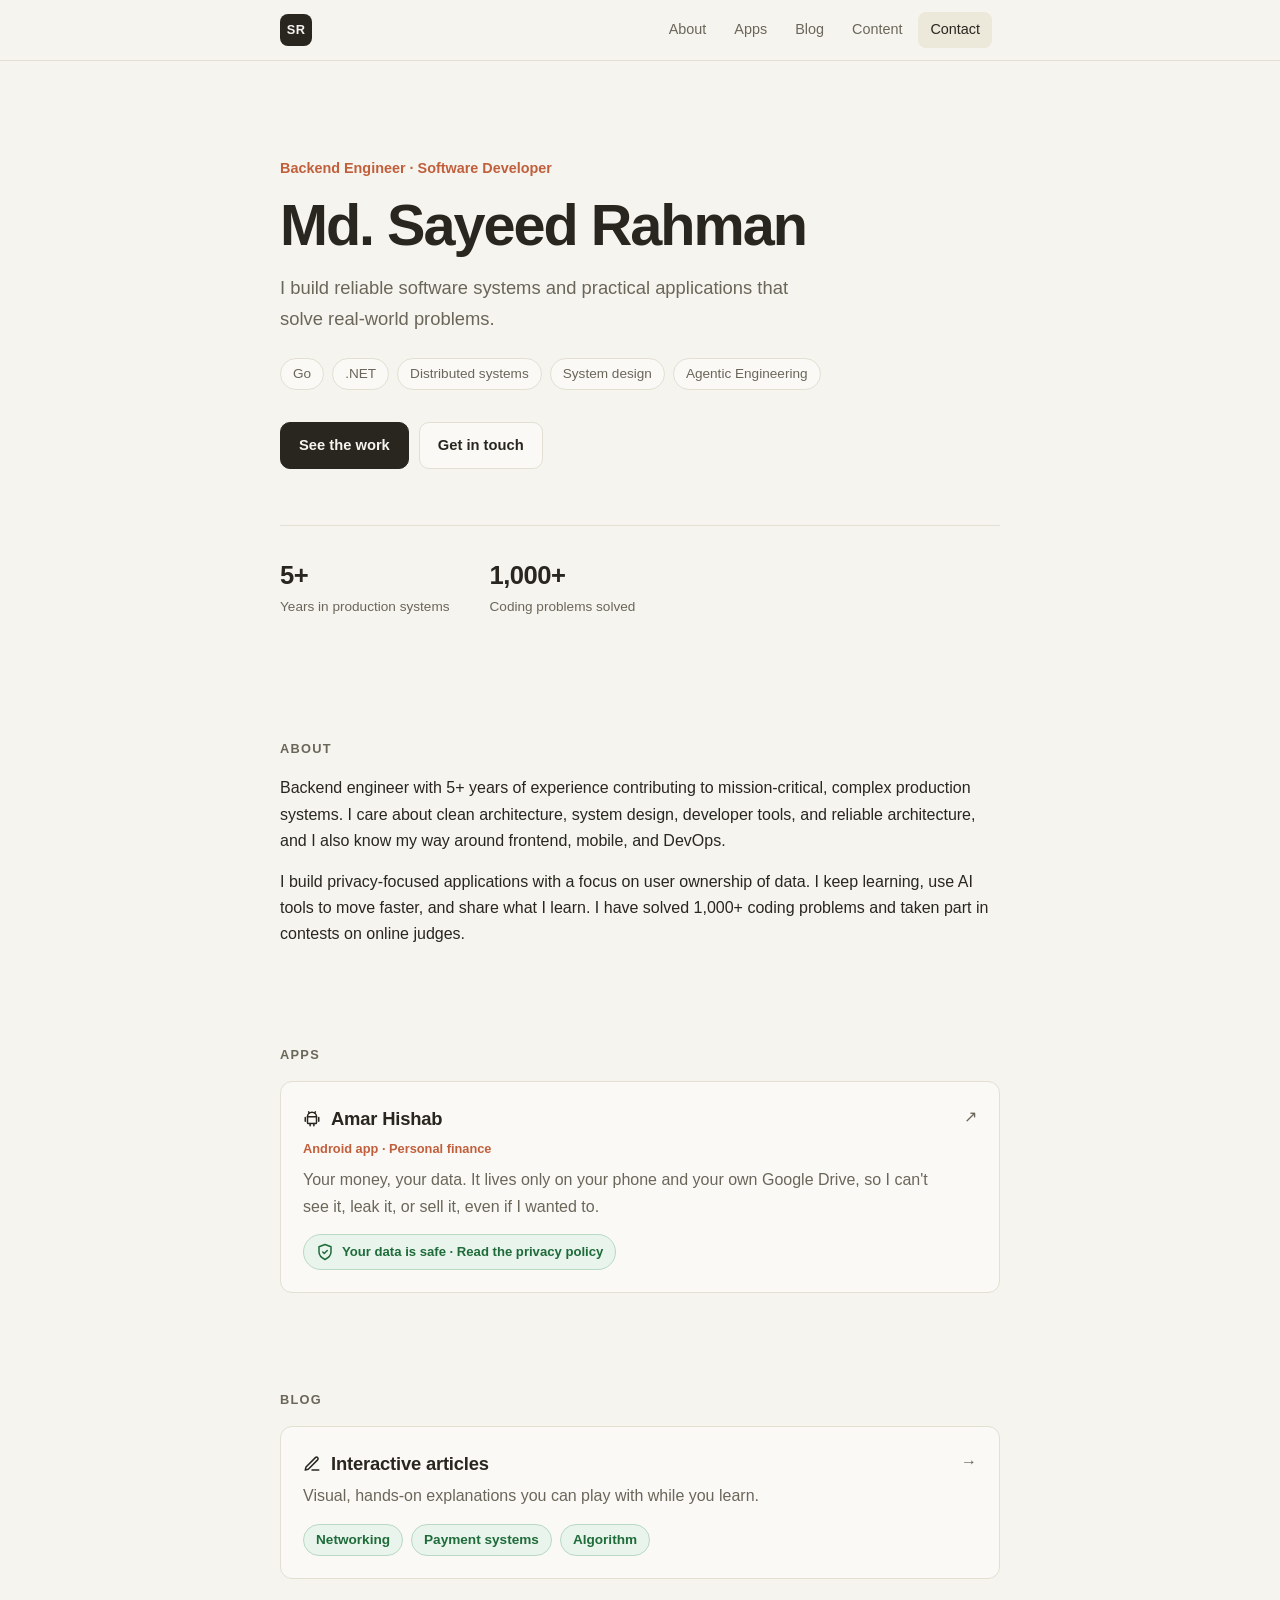
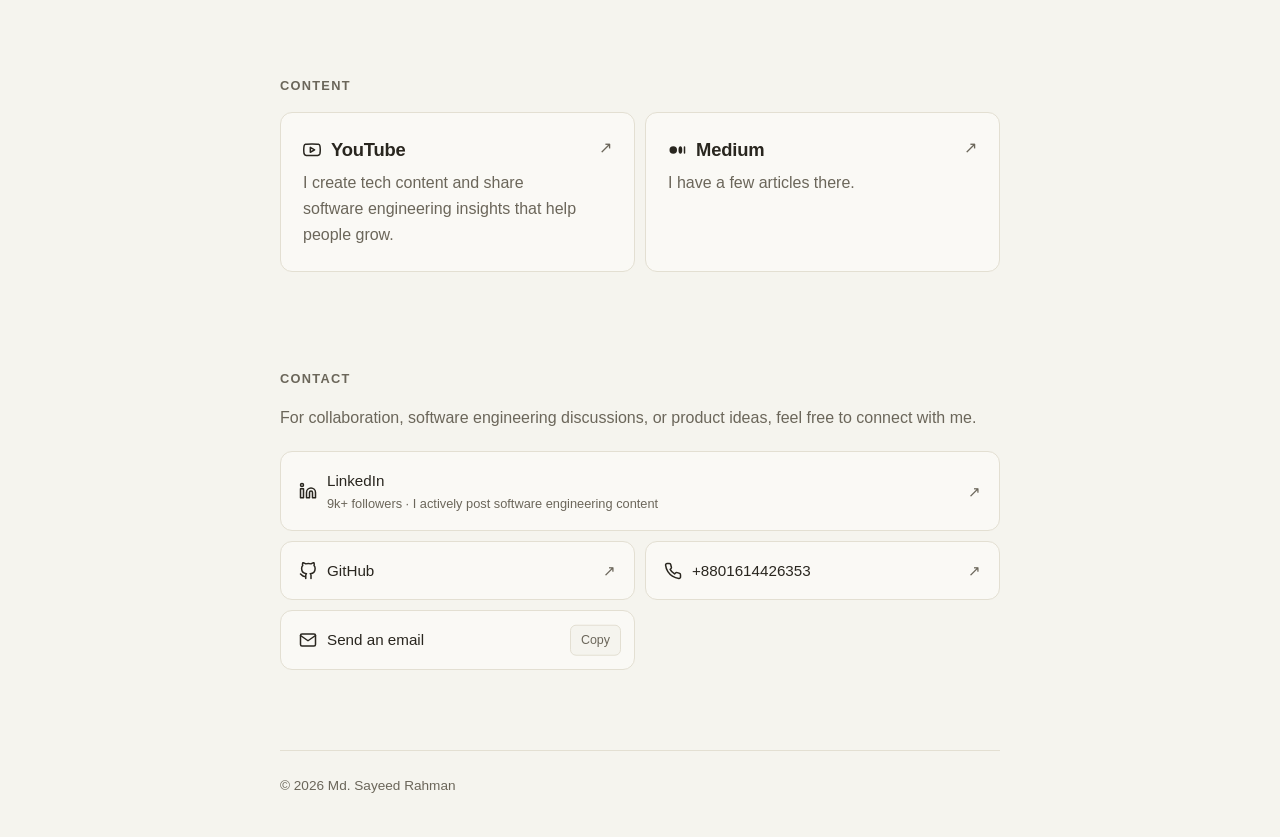
<file: index.html>
<!DOCTYPE html>
<html lang="en">
<head>
  <meta charset="UTF-8">
  <meta name="viewport" content="width=device-width, initial-scale=1">
  <title>Md. Sayeed Rahman</title>
  <meta name="description" content="Md. Sayeed Rahman, backend engineer and software developer.">
  <link rel="stylesheet" href="styles.css?v=15">
</head>
<body>
  <header class="topbar">
    <div class="wrap bar">
      <a class="brand" href="#top" aria-label="Home">SR</a>
      <nav aria-label="Primary">
        <a href="#about">About</a>
        <a href="#apps">Apps</a>
        <a href="#blog">Blog</a>
        <a href="#content">Content</a>
        <a href="#contact">Contact</a>
      </nav>
    </div>
  </header>

  <main id="top" class="wrap">
    <section class="hero">
      <p class="eyebrow">Backend Engineer · Software Developer</p>
      <h1>Md. Sayeed Rahman</h1>
      <p class="lede">I build reliable software systems and practical applications that solve real-world problems.</p>
      <ul class="tags" aria-label="Focus areas">
        <li>Go</li>
        <li>.NET</li>
        <li>Distributed systems</li>
        <li>System design</li>
        <li>Agentic Engineering</li>
      </ul>
      <div class="actions">
        <a class="btn btn-primary" href="#apps">See the work</a>
        <a class="btn" href="#contact">Get in touch</a>
      </div>
      <dl class="stats">
        <div><dt>5+</dt><dd>Years in production systems</dd></div>
        <div><dt>1,000+</dt><dd>Coding problems solved</dd></div>
      </dl>
    </section>

    <section id="about">
      <h2>About</h2>
      <p>Backend engineer with 5+ years of experience contributing to mission-critical, complex production systems. I care about clean architecture, system design, developer tools, and reliable architecture, and I also know my way around frontend, mobile, and DevOps.</p>
      <p>I build privacy-focused applications with a focus on user ownership of data. I keep learning, use AI tools to move faster, and share what I learn. I have solved 1,000+ coding problems and taken part in contests on online judges.</p>
    </section>

    <section id="apps">
      <h2>Apps</h2>
      <div class="cards cards-full">
      <div class="card project">
        <div>
          <h3><svg class="ico" width="18" height="18" viewBox="0 0 24 24" aria-hidden="true"><path d="M6 17V9h12v8a1 1 0 0 1-1 1H7a1 1 0 0 1-1-1z"/><path d="M6 9a6 6 0 0 1 12 0"/><path d="M8.5 4 7.5 2.5M15.5 4l1-1.5M3 10v5M21 10v5M9.5 18v3M14.5 18v3"/></svg><a class="stretch" href="https://play.google.com/store/apps/details?id=com.amarhishab.amar_hishab" target="_blank" rel="noopener noreferrer">Amar Hishab</a></h3>
          <p class="kind">Android app · Personal finance</p>
          <p>Your money, your data. It lives only on your phone and your own Google Drive, so I can't see it, leak it, or sell it, even if I wanted to.</p>
          <a class="trust-badge" href="apps/amar-hishab/privacy.html"><svg class="ico" width="16" height="16" viewBox="0 0 24 24" aria-hidden="true"><path d="M12 22s8-4 8-10V5l-8-3-8 3v7c0 6 8 10 8 10z"/><path d="m9 12 2 2 4-4"/></svg>Your data is safe · Read the privacy policy</a>
        </div>
        <span class="arrow" aria-hidden="true">↗</span>
      </div>
      </div>
    </section>

    <section id="blog">
      <h2>Blog</h2>
      <div class="cards cards-full">
      <a class="card project" href="./blog/index.html">
        <div>
          <h3><svg class="ico" width="18" height="18" viewBox="0 0 24 24" aria-hidden="true"><path d="M12 20h9"/><path d="M16.5 3.5a2.12 2.12 0 0 1 3 3L7 19l-4 1 1-4z"/></svg>Interactive articles</h3>
          <p>Visual, hands-on explanations you can play with while you learn.</p>
          <ul class="tags card-chips" aria-label="Topics">
            <li>Networking</li>
            <li>Payment systems</li>
            <li>Algorithm</li>
          </ul>
        </div>
        <span class="arrow" aria-hidden="true">→</span>
      </a>
      </div>
    </section>

    <section id="content">
      <h2>Content</h2>
      <div class="cards">
      <a class="card project" href="https://www.youtube.com/@md.sayeedrahman2553" target="_blank" rel="noopener noreferrer">
        <div>
          <h3><svg class="ico" width="18" height="18" viewBox="0 0 24 24" aria-hidden="true"><path d="M22.54 6.42a2.78 2.78 0 0 0-1.94-2C18.88 4 12 4 12 4s-6.88 0-8.6.46a2.78 2.78 0 0 0-1.94 2A29 29 0 0 0 1 11.75a29 29 0 0 0 .46 5.33A2.78 2.78 0 0 0 3.4 19c1.72.46 8.6.46 8.6.46s6.88 0 8.6-.46a2.78 2.78 0 0 0 1.94-2 29 29 0 0 0 .46-5.25 29 29 0 0 0-.46-5.33z"/><polygon points="9.75 15.02 15.5 11.75 9.75 8.48 9.75 15.02"/></svg>YouTube</h3>
          <p>I create tech content and share software engineering insights that help people grow.</p>
        </div>
        <span class="arrow" aria-hidden="true">↗</span>
      </a>
      <a class="card project" href="https://medium.com/@sayeedrahman_67698" target="_blank" rel="noopener noreferrer">
        <div>
          <h3><svg class="ico" width="18" height="18" viewBox="0 0 24 24" aria-hidden="true"><circle cx="7" cy="12" r="5" fill="currentColor" stroke="none"/><ellipse cx="16.5" cy="12" rx="2.5" ry="5" fill="currentColor" stroke="none"/><rect x="21" y="7" width="2" height="10" rx="1" fill="currentColor" stroke="none"/></svg>Medium</h3>
          <p>I have a few articles there.</p>
        </div>
        <span class="arrow" aria-hidden="true">↗</span>
      </a>
      </div>
    </section>

    <section id="contact">
      <h2>Contact</h2>
      <p>For collaboration, software engineering discussions, or product ideas, feel free to connect with me.</p>
      <ul class="links">
        <li class="wide"><a class="card" href="https://www.linkedin.com/in/mdsayeedrahman1999/" target="_blank" rel="noopener noreferrer"><span class="label"><svg class="ico" width="18" height="18" viewBox="0 0 24 24" aria-hidden="true"><path d="M16 8a6 6 0 0 1 6 6v7h-4v-7a2 2 0 0 0-2-2 2 2 0 0 0-2 2v7h-4v-7a6 6 0 0 1 6-6z"/><rect x="2" y="9" width="4" height="12"/><circle cx="4" cy="4" r="2"/></svg><span>LinkedIn<small>9k+ followers · I actively post software engineering content</small></span></span><span class="arrow" aria-hidden="true">↗</span></a></li>
        <li><a class="card" href="https://github.com/sayeed1999" target="_blank" rel="noopener noreferrer"><span class="label"><svg class="ico" width="18" height="18" viewBox="0 0 24 24" aria-hidden="true"><path d="M9 19c-5 1.5-5-2.5-7-3m14 6v-3.87a3.37 3.37 0 0 0-.94-2.61c3.14-.35 6.44-1.54 6.44-7A5.44 5.44 0 0 0 20 4.77 5.07 5.07 0 0 0 19.91 1S18.73.65 16 2.48a13.38 13.38 0 0 0-7 0C6.27.65 5.09 1 5.09 1A5.07 5.07 0 0 0 5 4.77a5.44 5.44 0 0 0-1.5 3.78c0 5.42 3.3 6.61 6.44 7A3.37 3.37 0 0 0 9 18.13V22"/></svg>GitHub</span><span class="arrow" aria-hidden="true">↗</span></a></li>
        <li><a class="card" href="tel:+8801614426353"><span class="label"><svg class="ico" width="18" height="18" viewBox="0 0 24 24" aria-hidden="true"><path d="M22 16.92v3a2 2 0 0 1-2.18 2 19.79 19.79 0 0 1-8.63-3.07 19.5 19.5 0 0 1-6-6 19.79 19.79 0 0 1-3.07-8.67A2 2 0 0 1 4.11 2h3a2 2 0 0 1 2 1.72 12.84 12.84 0 0 0 .7 2.81 2 2 0 0 1-.45 2.11L8.09 9.91a16 16 0 0 0 6 6l1.27-1.27a2 2 0 0 1 2.11-.45 12.84 12.84 0 0 0 2.81.7A2 2 0 0 1 22 16.92z"/></svg>+8801614426353</span><span class="arrow" aria-hidden="true">↗</span></a></li>
        <li class="email">
          <a class="card" href="mailto:mdsayeedrahman1999@gmail.com"><span class="label"><svg class="ico" width="18" height="18" viewBox="0 0 24 24" aria-hidden="true"><path d="M4 4h16c1.1 0 2 .9 2 2v12c0 1.1-.9 2-2 2H4c-1.1 0-2-.9-2-2V6c0-1.1.9-2 2-2z"/><polyline points="22,6 12,13 2,6"/></svg>Send an email</span></a>
          <button class="copy-btn" type="button" data-copy="mdsayeedrahman1999@gmail.com">Copy</button>
        </li>
      </ul>
    </section>

    <footer>
      <span>© <span id="year"></span> Md. Sayeed Rahman</span>
    </footer>
  </main>

  <script>
    document.getElementById("year").textContent = new Date().getFullYear();

    // Copy email
    document.querySelector(".copy-btn").addEventListener("click", function (e) {
      var b = e.currentTarget;
      navigator.clipboard.writeText(b.dataset.copy).then(function () {
        b.textContent = "Copied";
        setTimeout(function () { b.textContent = "Copy"; }, 1500);
      });
    });

    // Highlight the nav link for the section in view
    var links = {};
    document.querySelectorAll("nav a[href^='#']").forEach(function (a) { links[a.hash.slice(1)] = a; });
    var spy = new IntersectionObserver(function (entries) {
      entries.forEach(function (en) {
        if (!en.isIntersecting) return;
        Object.keys(links).forEach(function (id) {
          links[id].classList.toggle("active", id === en.target.id);
        });
      });
    }, { rootMargin: "-40% 0px -55% 0px" });
    Object.keys(links).forEach(function (id) { spy.observe(document.getElementById(id)); });
  </script>
</body>
</html>
</file>
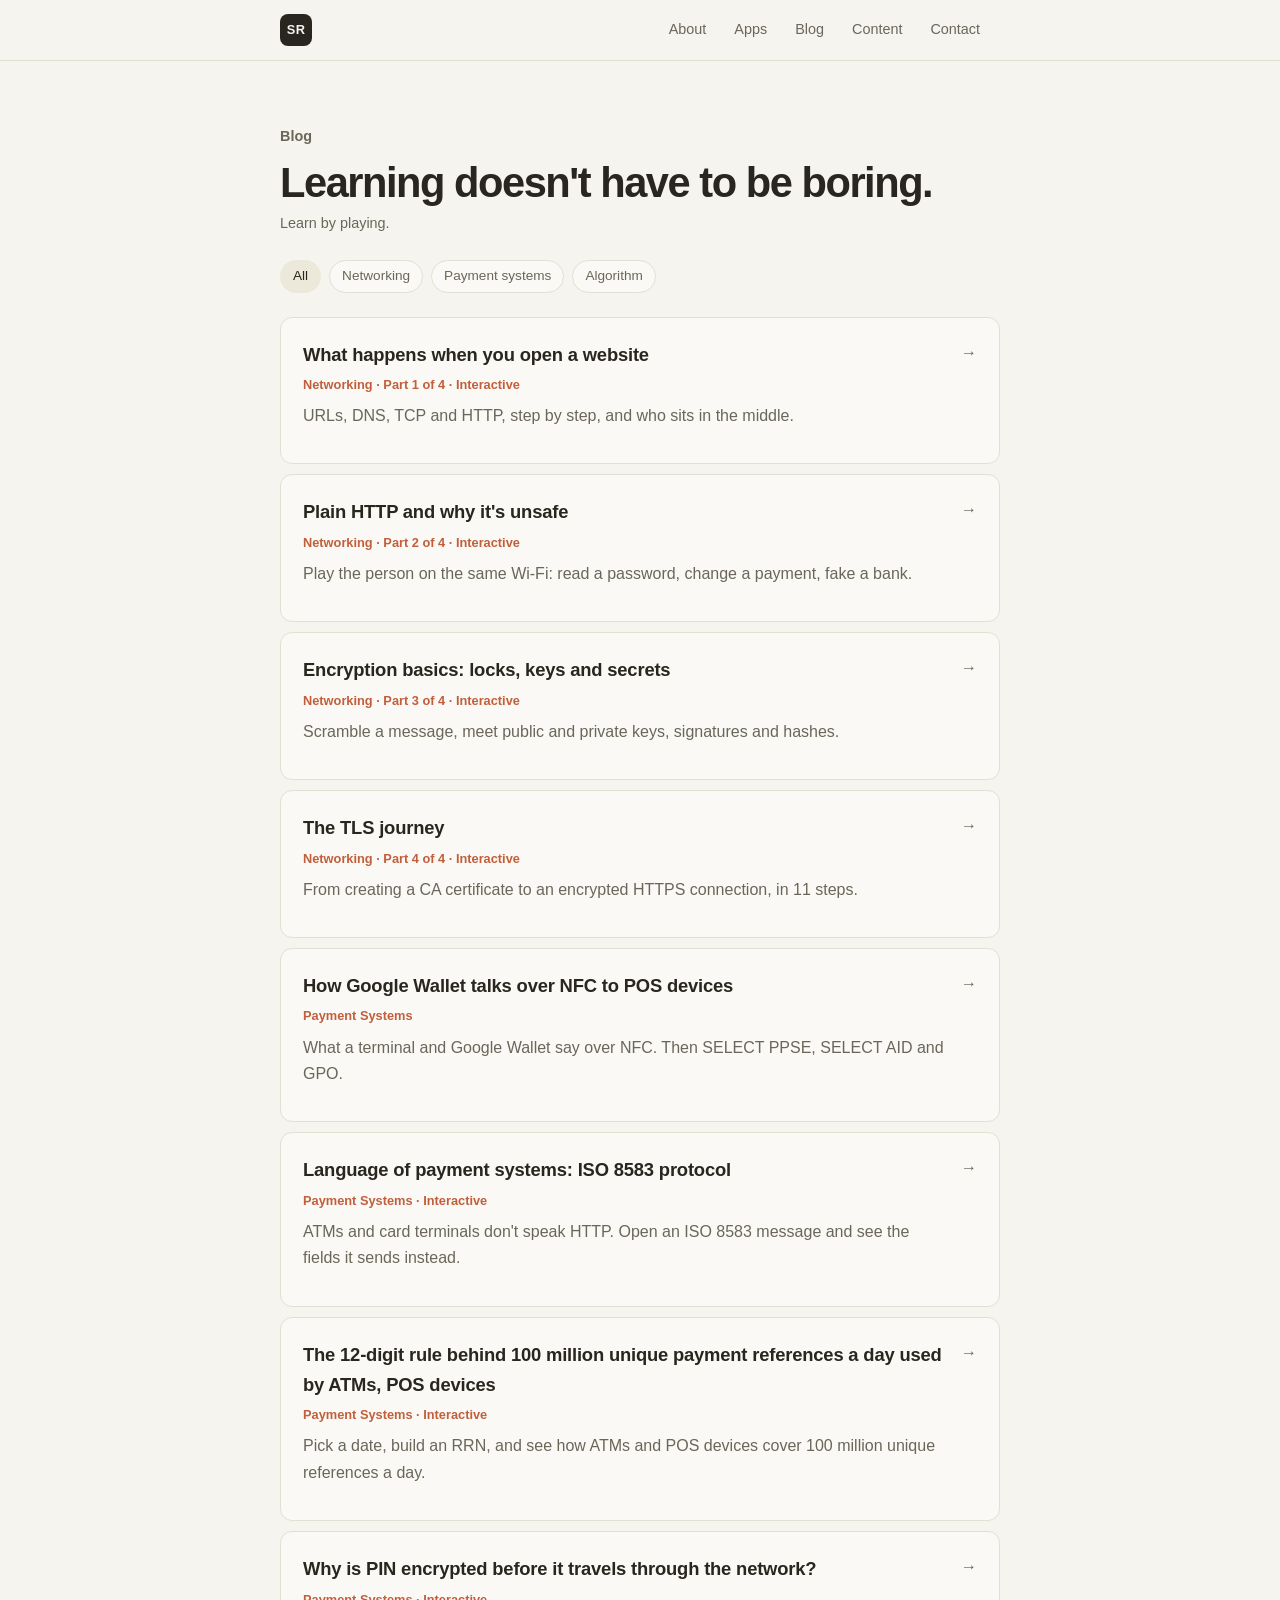
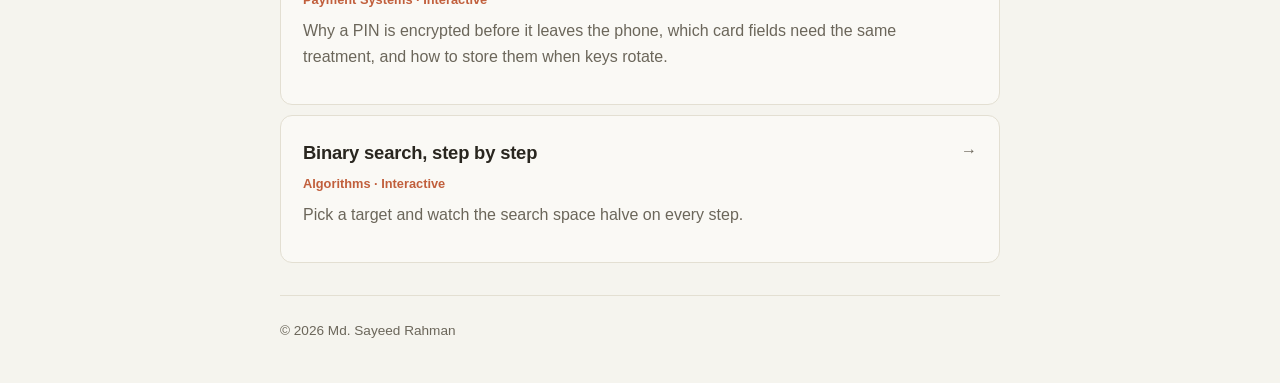
<file: blog/index.html>
<!DOCTYPE html>
<html lang="en">
<head>
  <meta charset="UTF-8">
  <meta name="viewport" content="width=device-width, initial-scale=1">
  <title>Blog · Md. Sayeed Rahman</title>
  <meta name="description" content="Interactive articles for learning software engineering concepts visually.">
  <link rel="stylesheet" href="../styles.css?v=10">
</head>
<body>
  <header class="topbar">
    <div class="wrap bar">
      <a class="brand" href="../index.html" aria-label="Home">SR</a>
      <nav aria-label="Primary">
        <a href="../index.html#about">About</a>
        <a href="../index.html#apps">Apps</a>
        <a href="../index.html#blog">Blog</a>
        <a href="../index.html#content">Content</a>
        <a href="../index.html#contact">Contact</a>
      </nav>
    </div>
  </header>

  <main class="wrap doc">
    <p class="eyebrow">Blog</p>
    <h1>Learning doesn't have to be boring.</h1>
    <p class="meta">Learn by playing.</p>

    <div class="filters" role="group" aria-label="Filter by category">
      <button type="button" class="is-active" data-filter="all">All</button>
      <button type="button" data-filter="networking">Networking</button>
      <button type="button" data-filter="payment-systems">Payment systems</button>
      <button type="button" data-filter="algorithm">Algorithm</button>
    </div>

    <!-- Add a new post: copy the card below, set data-category, and point it at blog/<slug>/ -->
    <div class="cards cards-full" id="posts">
      <a class="card project" href="how-a-website-loads/index.html" data-category="networking">
        <div>
          <h3>What happens when you open a website</h3>
          <p class="kind">Networking · Part 1 of 4 · Interactive</p>
          <p>URLs, DNS, TCP and HTTP, step by step, and who sits in the middle.</p>
        </div>
        <span class="arrow" aria-hidden="true">→</span>
      </a>
      <a class="card project" href="plain-http-unsafe/index.html" data-category="networking">
        <div>
          <h3>Plain HTTP and why it's unsafe</h3>
          <p class="kind">Networking · Part 2 of 4 · Interactive</p>
          <p>Play the person on the same Wi‑Fi: read a password, change a payment, fake a bank.</p>
        </div>
        <span class="arrow" aria-hidden="true">→</span>
      </a>
      <a class="card project" href="encryption-basics/index.html" data-category="networking">
        <div>
          <h3>Encryption basics: locks, keys and secrets</h3>
          <p class="kind">Networking · Part 3 of 4 · Interactive</p>
          <p>Scramble a message, meet public and private keys, signatures and hashes.</p>
        </div>
        <span class="arrow" aria-hidden="true">→</span>
      </a>
      <a class="card project" href="tls-journey/index.html" data-category="networking">
        <div>
          <h3>The TLS journey</h3>
          <p class="kind">Networking · Part 4 of 4 · Interactive</p>
          <p>From creating a CA certificate to an encrypted HTTPS connection, in 11 steps.</p>
        </div>
        <span class="arrow" aria-hidden="true">→</span>
      </a>
      <a class="card project" href="how-google-wallet-talks-nfc/index.html" data-category="payment-systems">
        <div>
          <h3>How Google Wallet talks over NFC to POS devices</h3>
          <p class="kind">Payment Systems</p>
          <p>What a terminal and Google Wallet say over NFC. Then SELECT PPSE, SELECT AID and GPO.</p>
        </div>
        <span class="arrow" aria-hidden="true">→</span>
      </a>
      <a class="card project" href="language-of-payment-systems-iso8583/iso8583-article.html" data-category="payment-systems">
        <div>
          <h3>Language of payment systems: ISO 8583 protocol</h3>
          <p class="kind">Payment Systems · Interactive</p>
          <p>ATMs and card terminals don't speak HTTP. Open an ISO 8583 message and see the fields it sends instead.</p>
        </div>
        <span class="arrow" aria-hidden="true">→</span>
      </a>
      <a class="card project" href="rrn-generation/index.html" data-category="payment-systems">
        <div>
          <h3>The 12-digit rule behind 100 million unique payment references a day used by ATMs, POS devices</h3>
          <p class="kind">Payment Systems · Interactive</p>
          <p>Pick a date, build an RRN, and see how ATMs and POS devices cover 100 million unique references a day.</p>
        </div>
        <span class="arrow" aria-hidden="true">→</span>
      </a>
      <a class="card project" href="encrypt-pin-before-it-travels/guarding-the-pin.html" data-category="payment-systems">
        <div>
          <h3>Why is PIN encrypted before it travels through the network?</h3>
          <p class="kind">Payment Systems · Interactive</p>
          <p>Why a PIN is encrypted before it leaves the phone, which card fields need the same treatment, and how to store them when keys rotate.</p>
        </div>
        <span class="arrow" aria-hidden="true">→</span>
      </a>
      <a class="card project" href="binary-search/index.html" data-category="algorithm">
        <div>
          <h3>Binary search, step by step</h3>
          <p class="kind">Algorithms · Interactive</p>
          <p>Pick a target and watch the search space halve on every step.</p>
        </div>
        <span class="arrow" aria-hidden="true">→</span>
      </a>
    </div>
    <p class="filter-empty" id="filter-empty" hidden>No posts in this category yet.</p>

    <footer>
      <span>© <span id="year"></span> Md. Sayeed Rahman</span>
    </footer>
  </main>

  <script>
    document.getElementById("year").textContent = new Date().getFullYear();

    (function () {
      var filters = document.querySelector(".filters");
      var cards = document.querySelectorAll("#posts [data-category]");
      var empty = document.getElementById("filter-empty");

      filters.addEventListener("click", function (e) {
        var btn = e.target.closest("[data-filter]");
        if (!btn) return;
        var cat = btn.getAttribute("data-filter");
        Array.prototype.forEach.call(filters.querySelectorAll("[data-filter]"), function (b) {
          b.classList.toggle("is-active", b === btn);
        });
        var shown = 0;
        Array.prototype.forEach.call(cards, function (card) {
          var match = cat === "all" || card.getAttribute("data-category") === cat;
          card.hidden = !match;
          if (match) shown += 1;
        });
        empty.hidden = shown > 0;
      });
    })();
  </script>
</body>
</html>
</file>
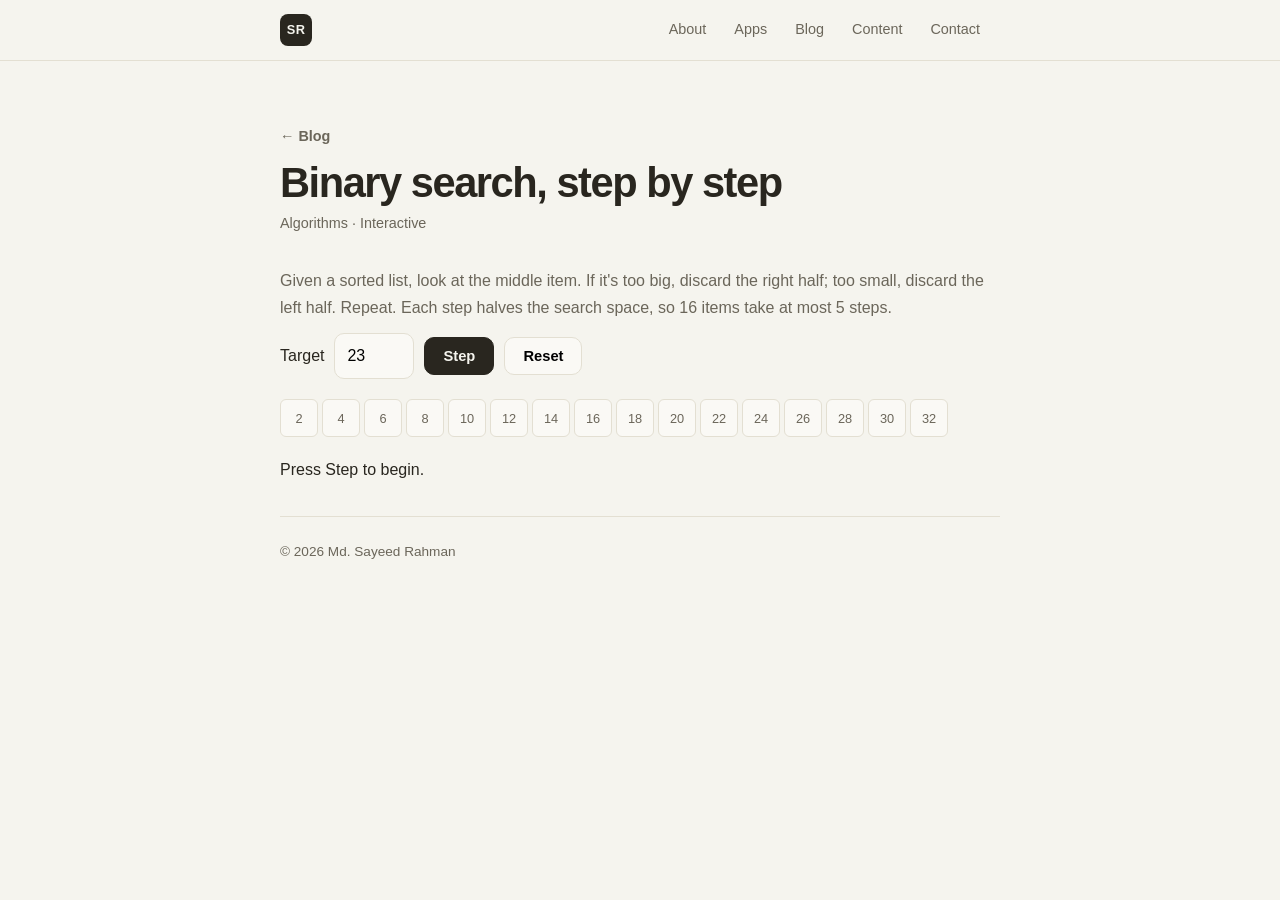
<file: blog/binary-search/index.html>
<!DOCTYPE html>
<html lang="en">
<head>
  <meta charset="UTF-8">
  <meta name="viewport" content="width=device-width, initial-scale=1">
  <title>Binary search, step by step · Md. Sayeed Rahman</title>
  <meta name="description" content="An interactive walkthrough of binary search.">
  <link rel="stylesheet" href="../../styles.css">
  <style>
    /* Post-specific styles live here so each article is self-contained */
    .cells { display: flex; flex-wrap: wrap; gap: 4px; margin: 20px 0; }
    .cell { width: 38px; height: 38px; display: grid; place-items: center; border: 1px solid var(--line); border-radius: 6px; background: var(--surface); font-size: 0.8rem; color: var(--muted); transition: background .2s, opacity .2s; }
    .cell.out { opacity: .25; }
    .cell.mid { background: var(--accent); color: #fff; border-color: var(--accent); }
    .cell.found { background: var(--trust); color: #fff; border-color: var(--trust); }
    .controls { display: flex; flex-wrap: wrap; align-items: center; gap: 10px; }
    .controls input { width: 80px; padding: 9px 12px; border: 1px solid var(--line); border-radius: 10px; background: var(--surface); font: inherit; }
    .controls .btn { cursor: pointer; font-family: inherit; }
    #msg { min-height: 1.6em; color: var(--ink); }
  </style>
</head>
<body>
  <header class="topbar">
    <div class="wrap bar">
      <a class="brand" href="../../index.html" aria-label="Home">SR</a>
      <nav aria-label="Primary">
        <a href="../../index.html#about">About</a>
        <a href="../../index.html#apps">Apps</a>
        <a href="../../index.html#blog">Blog</a>
        <a href="../../index.html#content">Content</a>
        <a href="../../index.html#contact">Contact</a>
      </nav>
    </div>
  </header>

  <main class="wrap doc">
    <p class="eyebrow"><a href="../index.html">← Blog</a></p>
    <h1>Binary search, step by step</h1>
    <p class="meta">Algorithms · Interactive</p>

    <p>Given a sorted list, look at the middle item. If it's too big, discard the right half; too small, discard the left half. Repeat. Each step halves the search space, so 16 items take at most 5 steps.</p>

    <div class="controls">
      <label for="target">Target</label>
      <input id="target" type="number" min="1" max="32" value="23">
      <button class="btn btn-primary" id="step" type="button">Step</button>
      <button class="btn" id="reset" type="button">Reset</button>
    </div>
    <div class="cells" id="cells" aria-live="polite"></div>
    <p id="msg"></p>

    <footer>
      <span>© <span id="year"></span> Md. Sayeed Rahman</span>
    </footer>
  </main>

  <script>
    document.getElementById("year").textContent = new Date().getFullYear();

    var arr = [];
    for (var i = 1; i <= 16; i++) arr.push(i * 2); // 2, 4, ... 32
    var lo, hi, mid, done, steps;
    var cellsEl = document.getElementById("cells"), msg = document.getElementById("msg");

    function render() {
      cellsEl.innerHTML = "";
      arr.forEach(function (v, i) {
        var c = document.createElement("div");
        c.className = "cell" + (i < lo || i > hi ? " out" : "") + (i === mid ? (done === "found" ? " found" : " mid") : "");
        c.textContent = v;
        cellsEl.appendChild(c);
      });
    }
    function reset() {
      lo = 0; hi = arr.length - 1; mid = -1; done = null; steps = 0;
      msg.textContent = "Press Step to begin.";
      render();
    }
    function step() {
      if (done) return;
      var t = Number(document.getElementById("target").value);
      if (lo > hi) { done = "missing"; msg.textContent = t + " is not in the list (" + steps + " steps)."; render(); return; }
      mid = Math.floor((lo + hi) / 2); steps++;
      if (arr[mid] === t) { done = "found"; msg.textContent = "Found " + t + " at index " + mid + " in " + steps + " steps."; }
      else if (arr[mid] < t) { msg.textContent = arr[mid] + " < " + t + ": discard the left half."; lo = mid + 1; }
      else { msg.textContent = arr[mid] + " > " + t + ": discard the right half."; hi = mid - 1; }
      render();
    }
    document.getElementById("step").addEventListener("click", step);
    document.getElementById("reset").addEventListener("click", reset);
    document.getElementById("target").addEventListener("input", reset);
    reset();
  </script>
</body>
</html>
</file>
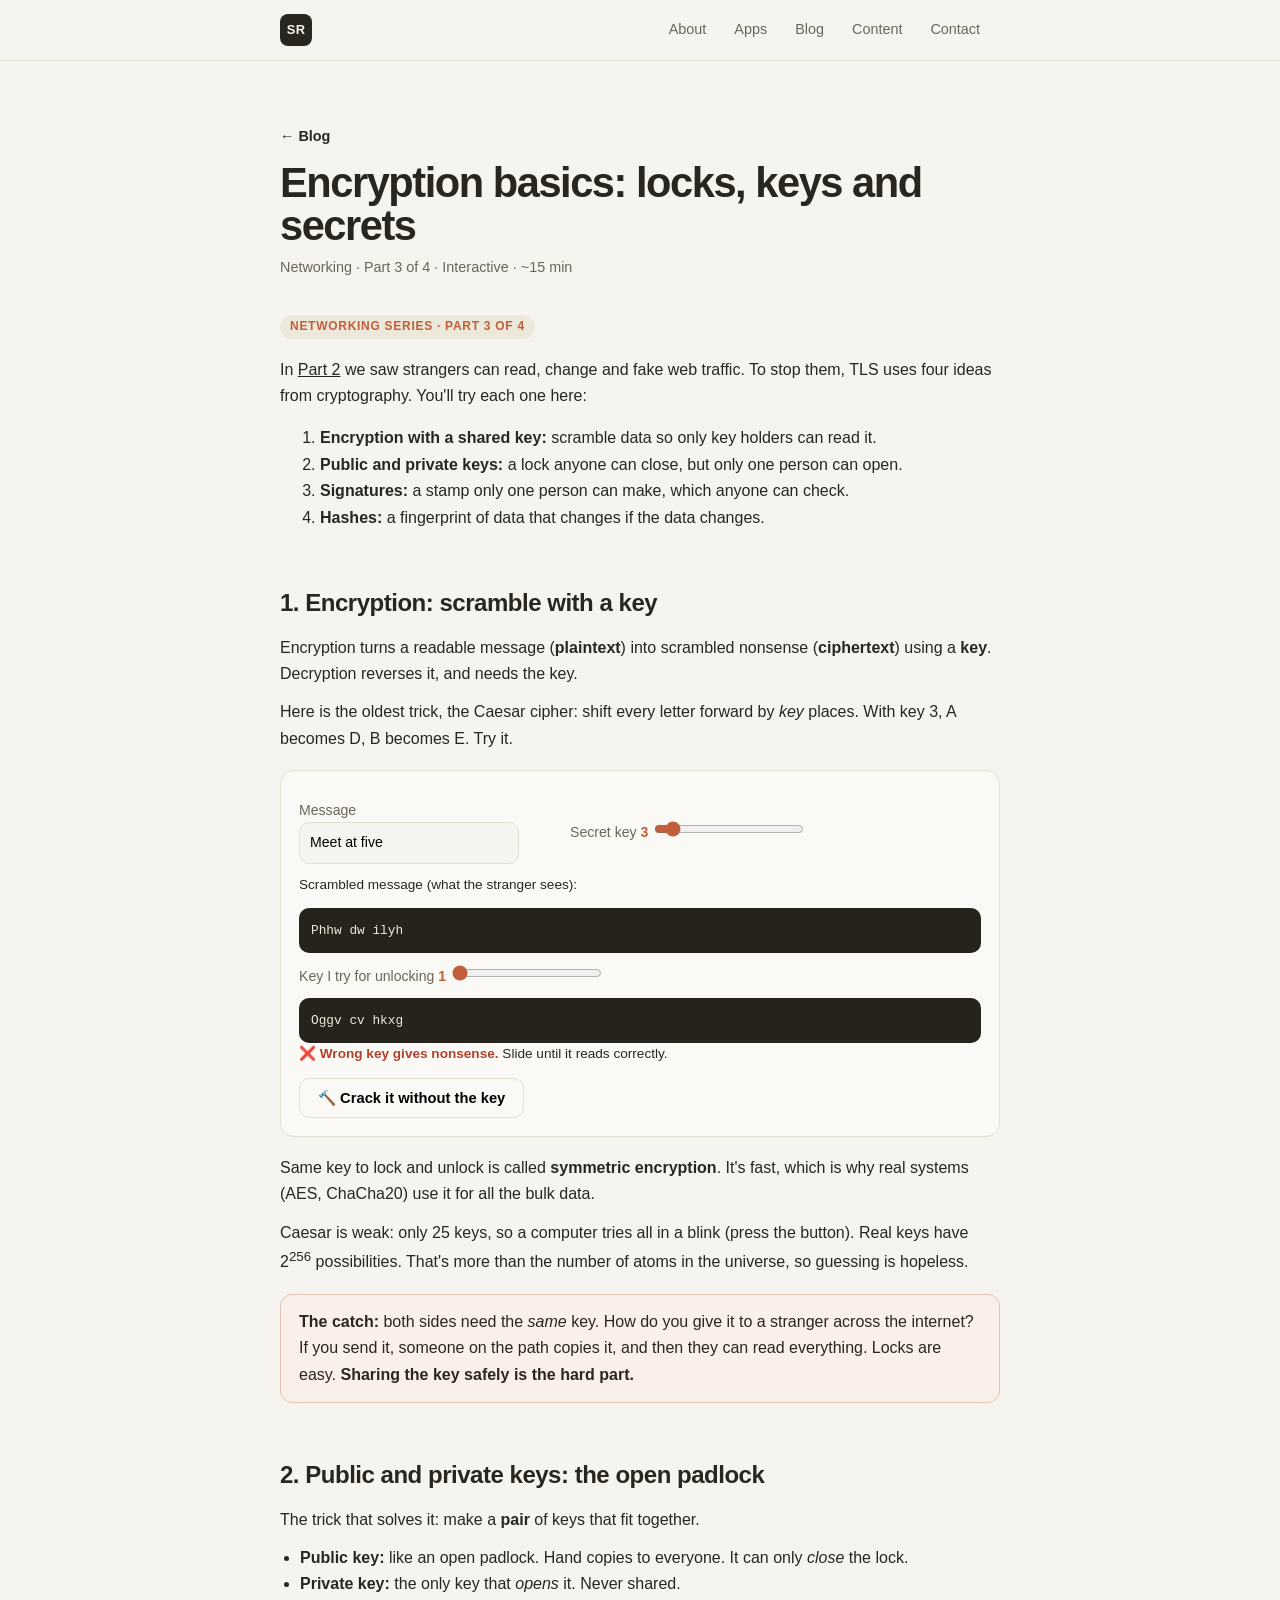
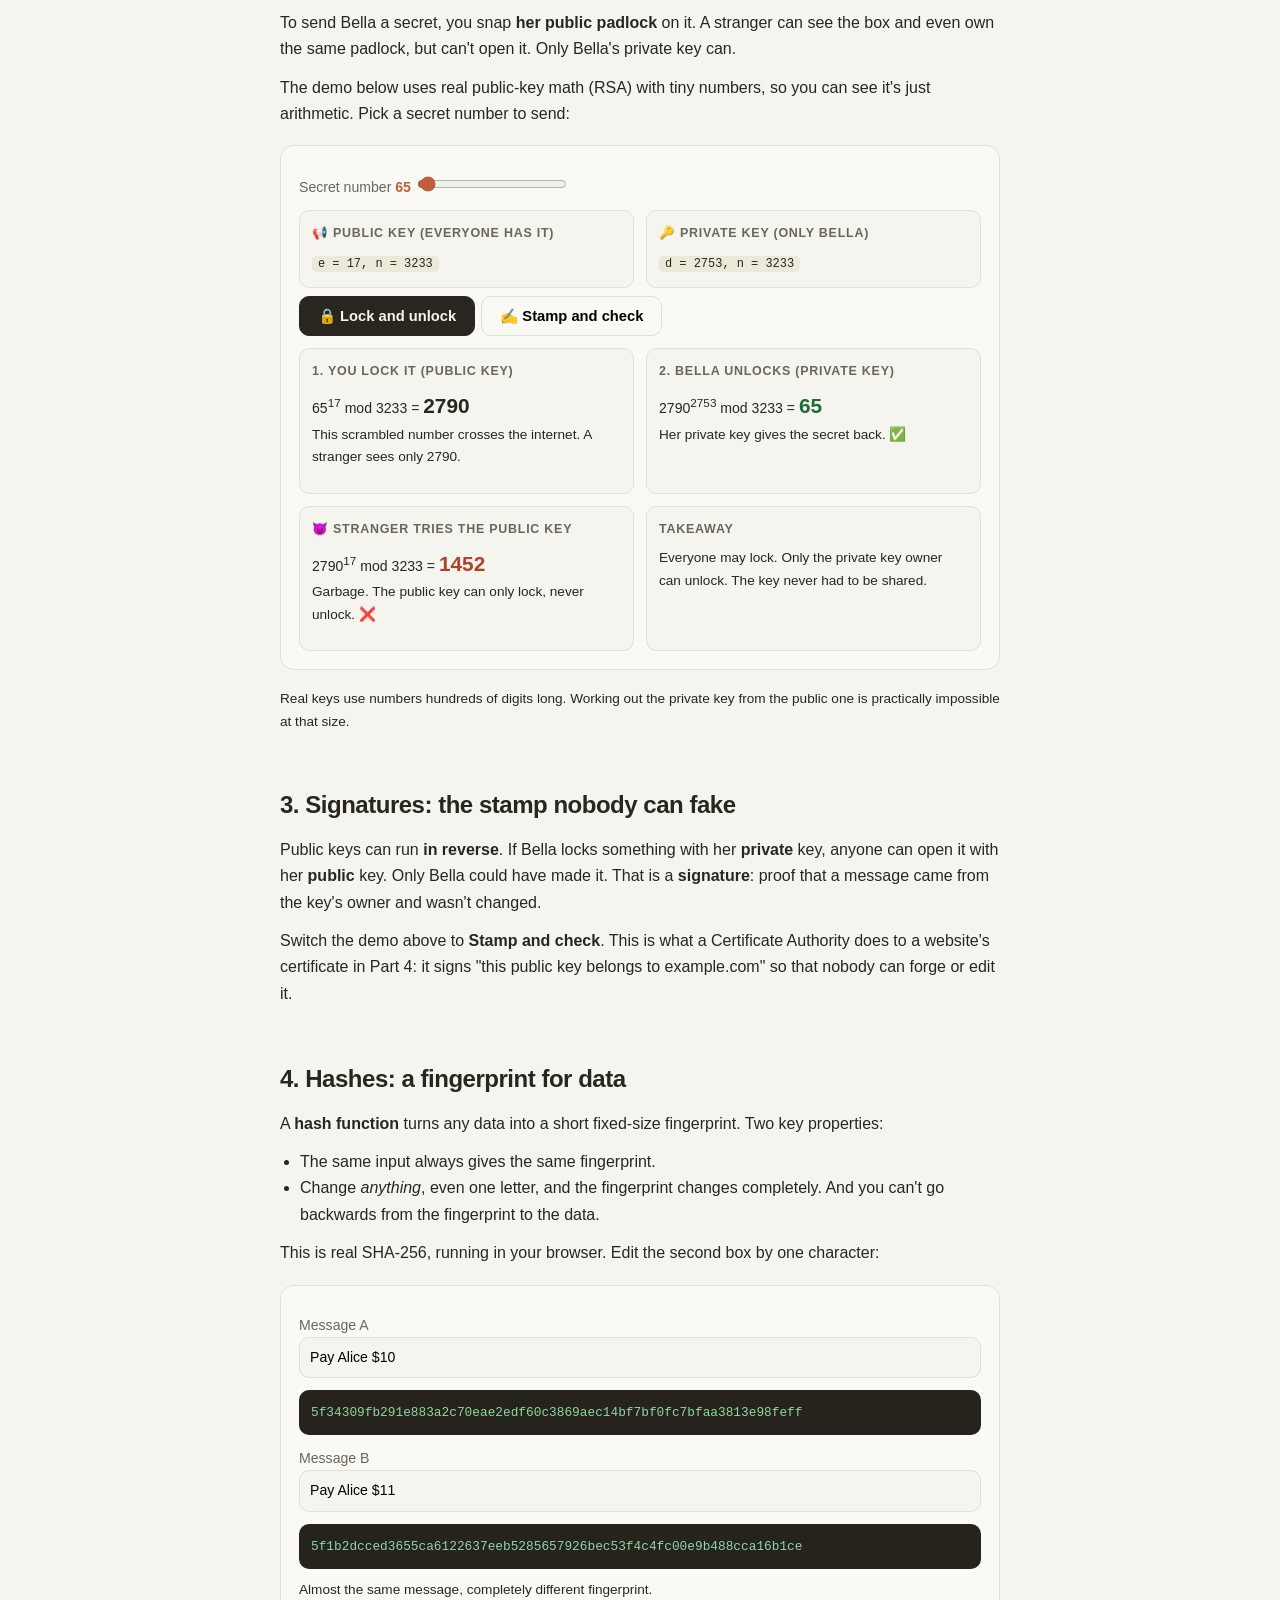
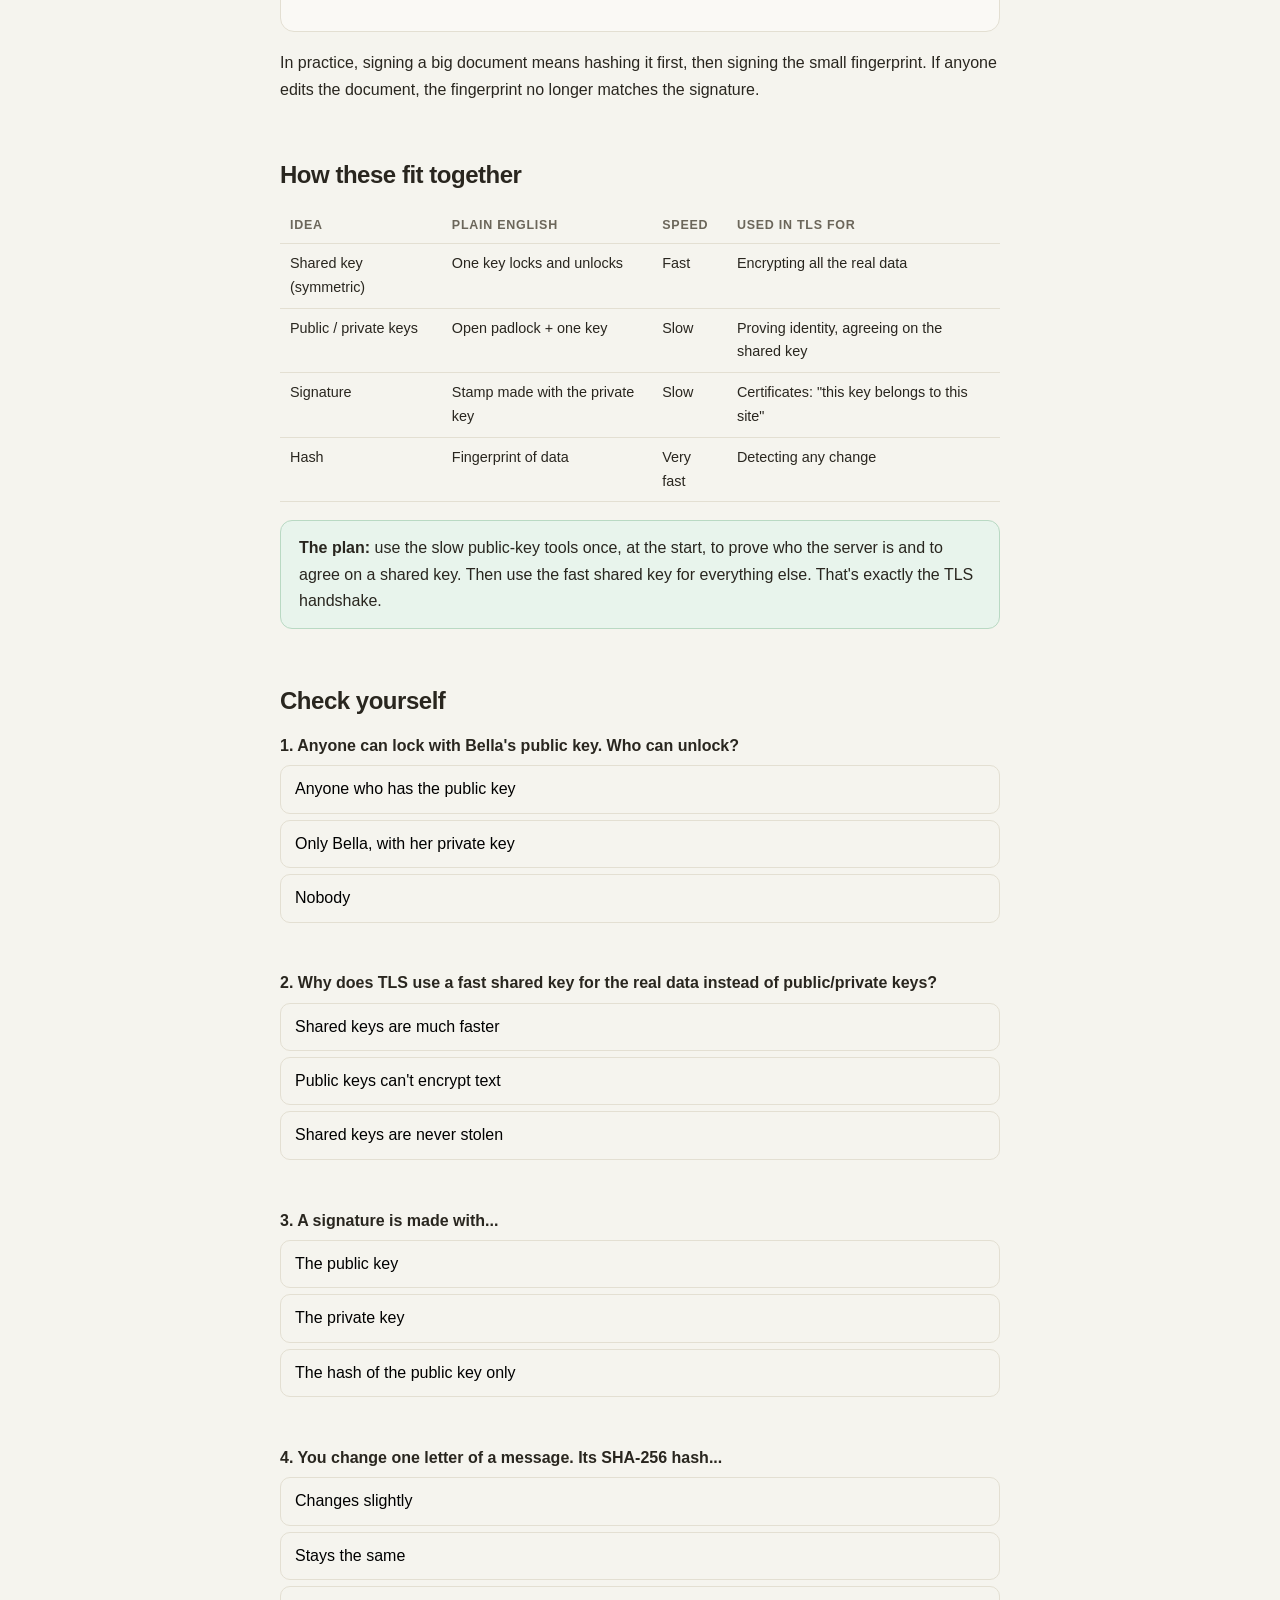
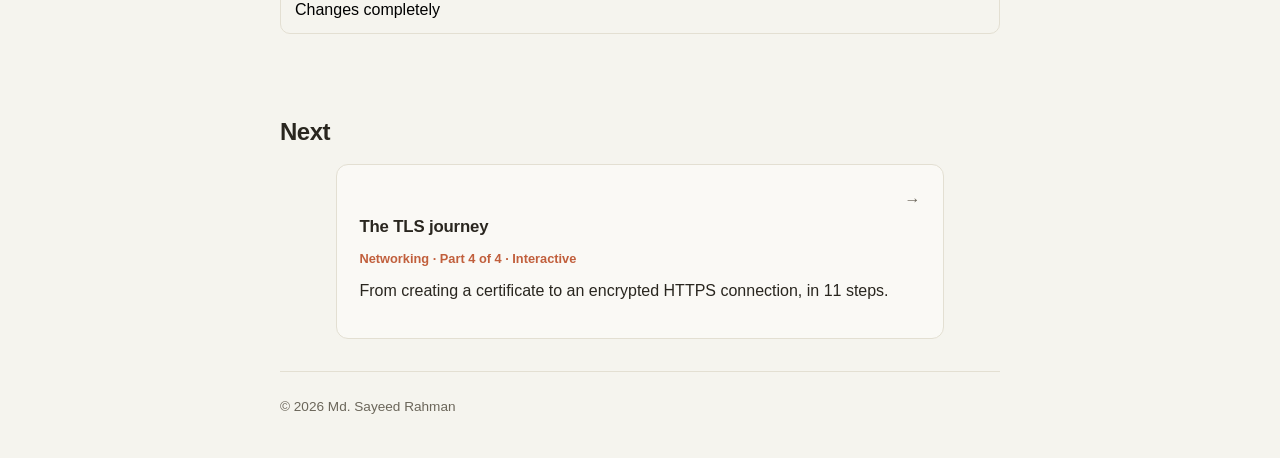
<file: blog/encryption-basics/index.html>
<!DOCTYPE html>
<html lang="en">
<head>
  <meta charset="UTF-8">
  <meta name="viewport" content="width=device-width, initial-scale=1">
  <title>Encryption basics: locks, keys and secrets · Md. Sayeed Rahman</title>
  <meta name="description" content="Encryption, public and private keys, signatures and hashes explained with hands-on demos, no math background needed.">
  <link rel="stylesheet" href="../../styles.css">
  <link rel="stylesheet" href="../tutorial.css">
</head>
<body>
  <header class="topbar">
    <div class="wrap bar">
      <a class="brand" href="../../index.html" aria-label="Home">SR</a>
      <nav aria-label="Primary">
        <a href="../../index.html#about">About</a>
        <a href="../../index.html#apps">Apps</a>
        <a href="../../index.html#blog">Blog</a>
        <a href="../../index.html#content">Content</a>
        <a href="../../index.html#contact">Contact</a>
      </nav>
    </div>
  </header>

  <main class="wrap doc">
    <p class="eyebrow"><a href="../index.html">← Blog</a></p>
    <h1>Encryption basics: locks, keys and secrets</h1>
    <p class="meta">Networking · Part 3 of 4 · Interactive · ~15 min</p>

    <p><span class="part">Networking series · Part 3 of 4</span></p>
    <p>In <a href="../plain-http-unsafe/index.html"><u>Part 2</u></a> we saw strangers can read, change and fake web traffic. To stop them, TLS uses four ideas from cryptography. You'll try each one here:</p>
    <ol>
      <li><b>Encryption with a shared key:</b> scramble data so only key holders can read it.</li>
      <li><b>Public and private keys:</b> a lock anyone can close, but only one person can open.</li>
      <li><b>Signatures:</b> a stamp only one person can make, which anyone can check.</li>
      <li><b>Hashes:</b> a fingerprint of data that changes if the data changes.</li>
    </ol>

    <h2 class="sec">1. Encryption: scramble with a key</h2>
    <p>Encryption turns a readable message (<b>plaintext</b>) into scrambled nonsense (<b>ciphertext</b>) using a <b>key</b>. Decryption reverses it, and needs the key.</p>
    <p>Here is the oldest trick, the Caesar cipher: shift every letter forward by <i>key</i> places. With key 3, A becomes D, B becomes E. Try it.</p>
    <div class="play">
      <div class="ctl">
        <label>Message <input type="text" id="cMsg" value="Meet at five"></label>
        <label>Secret key <b class="secret" id="cKeyV"></b> <input type="range" id="cKey" min="1" max="25" value="3"></label>
      </div>
      <p class="note">Scrambled message (what the stranger sees):</p>
      <div class="wire" id="cCipher"></div>
      <div class="ctl">
        <label>Key I try for unlocking <b class="secret" id="cTryV"></b> <input type="range" id="cTry" min="1" max="25" value="1"></label>
      </div>
      <div class="wire" id="cPlain"></div>
      <p class="note" id="cNote"></p>
      <button class="btn" type="button" id="cCrack">🔨 Crack it without the key</button>
      <div class="wire" id="cCrackOut" style="display:none;margin-top:10px"></div>
    </div>
    <p>Same key to lock and unlock is called <b>symmetric encryption</b>. It's fast, which is why real systems (AES, ChaCha20) use it for all the bulk data.</p>
    <p>Caesar is weak: only 25 keys, so a computer tries all in a blink (press the button). Real keys have 2<sup>256</sup> possibilities. That's more than the number of atoms in the universe, so guessing is hopeless.</p>

    <div class="box warn"><p><b>The catch:</b> both sides need the <i>same</i> key. How do you give it to a stranger across the internet? If you send it, someone on the path copies it, and then they can read everything. Locks are easy. <b>Sharing the key safely is the hard part.</b></p></div>

    <h2 class="sec">2. Public and private keys: the open padlock</h2>
    <p>The trick that solves it: make a <b>pair</b> of keys that fit together.</p>
    <ul>
      <li><b>Public key:</b> like an open padlock. Hand copies to everyone. It can only <i>close</i> the lock.</li>
      <li><b>Private key:</b> the only key that <i>opens</i> it. Never shared.</li>
    </ul>
    <p>To send Bella a secret, you snap <b>her public padlock</b> on it. A stranger can see the box and even own the same padlock, but can't open it. Only Bella's private key can.</p>
    <p>The demo below uses real public-key math (RSA) with tiny numbers, so you can see it's just arithmetic. Pick a secret number to send:</p>

    <div class="play">
      <div class="ctl">
        <label>Secret number <b class="secret" id="rM"></b> <input type="range" id="rMsg" min="2" max="3000" value="65"></label>
      </div>
      <div class="two">
        <div><h4>📢 Public key (everyone has it)</h4><code>e = 17, n = 3233</code></div>
        <div><h4>🔑 Private key (only Bella)</h4><code>d = 2753, n = 3233</code></div>
      </div>
      <div class="tabs">
        <button class="btn btn-primary" type="button" id="tabLock">🔒 Lock and unlock</button>
        <button class="btn" type="button" id="tabSign">✍️ Stamp and check</button>
      </div>
      <div id="rOut"></div>
    </div>
    <p class="note">Real keys use numbers hundreds of digits long. Working out the private key from the public one is practically impossible at that size.</p>

    <h2 class="sec">3. Signatures: the stamp nobody can fake</h2>
    <p>Public keys can run <b>in reverse</b>. If Bella locks something with her <b>private</b> key, anyone can open it with her <b>public</b> key. Only Bella could have made it. That is a <b>signature</b>: proof that a message came from the key's owner and wasn't changed.</p>
    <p>Switch the demo above to <b>Stamp and check</b>. This is what a Certificate Authority does to a website's certificate in Part 4: it signs "this public key belongs to example.com" so that nobody can forge or edit it.</p>

    <h2 class="sec">4. Hashes: a fingerprint for data</h2>
    <p>A <b>hash function</b> turns any data into a short fixed-size fingerprint. Two key properties:</p>
    <ul>
      <li>The same input always gives the same fingerprint.</li>
      <li>Change <i>anything</i>, even one letter, and the fingerprint changes completely. And you can't go backwards from the fingerprint to the data.</li>
    </ul>
    <p>This is real SHA-256, running in your browser. Edit the second box by one character:</p>
    <div class="play">
      <div class="ctl" style="flex-direction:column;align-items:stretch">
        <label>Message A <input type="text" id="hA" value="Pay Alice $10" style="width:100%"></label>
        <div class="wire ok" id="oA"></div>
        <label>Message B <input type="text" id="hB" value="Pay Alice $11" style="width:100%"></label>
        <div class="wire ok" id="oB"></div>
      </div>
      <p class="note" id="hNote"></p>
    </div>
    <p>In practice, signing a big document means hashing it first, then signing the small fingerprint. If anyone edits the document, the fingerprint no longer matches the signature.</p>

    <h2 class="sec">How these fit together</h2>
    <table>
      <tr><th>Idea</th><th>Plain English</th><th>Speed</th><th>Used in TLS for</th></tr>
      <tr><td>Shared key (symmetric)</td><td>One key locks and unlocks</td><td>Fast</td><td>Encrypting all the real data</td></tr>
      <tr><td>Public / private keys</td><td>Open padlock + one key</td><td>Slow</td><td>Proving identity, agreeing on the shared key</td></tr>
      <tr><td>Signature</td><td>Stamp made with the private key</td><td>Slow</td><td>Certificates: "this key belongs to this site"</td></tr>
      <tr><td>Hash</td><td>Fingerprint of data</td><td>Very fast</td><td>Detecting any change</td></tr>
    </table>
    <div class="box tip"><p><b>The plan:</b> use the slow public-key tools once, at the start, to prove who the server is and to agree on a shared key. Then use the fast shared key for everything else. That's exactly the TLS handshake.</p></div>

    <h2 class="sec">Check yourself</h2>
    <div class="quiz" id="quiz"></div>

    <h2 class="sec">Next</h2>
    <div class="cards stack"><a class="card project" href="../tls-journey/index.html">
      <div><h3>The TLS journey</h3><p class="kind">Networking · Part 4 of 4 · Interactive</p><p>From creating a certificate to an encrypted HTTPS connection, in 11 steps.</p></div>
      <span class="arrow" aria-hidden="true">→</span>
    </a></div>

    <footer>
      <span>© <span id="year"></span> Md. Sayeed Rahman</span>
    </footer>
  </main>

  <script src="../tutorial.js"></script>
  <script>
    /* ---------- 1. Caesar cipher ---------- */
    function caesar(text, k) {
      return text.replace(/[a-z]/gi, function (ch) {
        var base = ch <= "Z" ? 65 : 97;
        return String.fromCharCode((ch.charCodeAt(0) - base + k + 26) % 26 + base);
      });
    }
    var cMsg = document.getElementById("cMsg"), cKey = document.getElementById("cKey"), cTry = document.getElementById("cTry");
    function caesarRender() {
      var k = Number(cKey.value), t = Number(cTry.value), c = caesar(cMsg.value, k);
      document.getElementById("cKeyV").textContent = k;
      document.getElementById("cTryV").textContent = t;
      document.getElementById("cCipher").textContent = c || " ";
      var plain = caesar(c, -t);
      document.getElementById("cPlain").textContent = plain || " ";
      document.getElementById("cNote").innerHTML = t === k ? "<span class=\"good\">✅ Right key, the message is back.</span>" : "<span class=\"bad\">❌ Wrong key gives nonsense.</span> Slide until it reads correctly.";
      document.getElementById("cCrackOut").style.display = "none";
    }
    [cMsg, cKey, cTry].forEach(function (el) { el.addEventListener("input", caesarRender); });
    document.getElementById("cCrack").addEventListener("click", function () {
      var c = caesar(cMsg.value, Number(cKey.value)), out = [];
      for (var k = 1; k <= 25; k++) out.push("key " + (k < 10 ? " " : "") + k + ": " + caesar(c, -k));
      var el = document.getElementById("cCrackOut");
      el.textContent = out.join("\n") + "\n\nOnly 25 tries. Spot the readable line, that's the key.";
      el.style.display = "block";
    });
    caesarRender();

    /* ---------- 2 and 3. Toy RSA ---------- */
    var N = 3233, E = 17, D = 2753;
    function powmod(b, e, m) { var r = 1; b %= m; while (e > 0) { if (e & 1) r = (r * b) % m; b = (b * b) % m; e >>= 1; } return r; }
    var rMsg = document.getElementById("rMsg"), rOut = document.getElementById("rOut"), mode = "lock";
    function rsaRender() {
      var m = Number(rMsg.value);
      document.getElementById("rM").textContent = m;
      var h;
      if (mode === "lock") {
        var c = powmod(m, E, N), back = powmod(c, D, N), wrong = powmod(c, E, N);
        h = '<div class="two">' +
          '<div><h4>1. You lock it (public key)</h4>' + m + '<sup>17</sup> mod 3233 = <span class="big">' + c + '</span><p class="note">This scrambled number crosses the internet. A stranger sees only ' + c + '.</p></div>' +
          '<div><h4>2. Bella unlocks (private key)</h4>' + c + '<sup>2753</sup> mod 3233 = <span class="big good">' + back + '</span><p class="note">Her private key gives the secret back. ✅</p></div></div>' +
          '<div class="two" style="margin-top:12px"><div><h4>😈 Stranger tries the public key</h4>' + c + '<sup>17</sup> mod 3233 = <span class="big bad">' + wrong + '</span><p class="note">Garbage. The public key can only lock, never unlock. ❌</p></div>' +
          '<div><h4>Takeaway</h4><p class="note" style="margin:0">Everyone may lock. Only the private key owner can unlock. The key never had to be shared.</p></div></div>';
      } else {
        var s = powmod(m, D, N), ok = powmod(s, E, N), t = m + 1, bad = (ok === t);
        h = '<div class="two">' +
          '<div><h4>1. Bella signs (private key)</h4>' + m + '<sup>2753</sup> mod 3233 = <span class="big">' + s + '</span><p class="note">Signature <b>' + s + '</b> travels with the message <b>' + m + '</b>.</p></div>' +
          '<div><h4>2. Anyone checks (public key)</h4>' + s + '<sup>17</sup> mod 3233 = <span class="big good">' + ok + '</span><p class="note">It equals the message ' + m + ', so only Bella\'s private key could have made it. ✅</p></div></div>' +
          '<div class="two" style="margin-top:12px"><div><h4>😈 Stranger changes the message to ' + t + '</h4>Check says the signature stands for <span class="big bad">' + ok + '</span>, not ' + t + '.<p class="note">Mismatch, so the change is detected. ❌</p></div>' +
          '<div><h4>Takeaway</h4><p class="note" style="margin:0">A stranger can\'t make a new valid signature without the private key, and can\'t edit the message without breaking the old one.</p></div></div>';
      }
      rOut.innerHTML = h;
      document.getElementById("tabLock").className = "btn" + (mode === "lock" ? " btn-primary" : "");
      document.getElementById("tabSign").className = "btn" + (mode === "sign" ? " btn-primary" : "");
    }
    rMsg.addEventListener("input", rsaRender);
    document.getElementById("tabLock").addEventListener("click", function () { mode = "lock"; rsaRender(); });
    document.getElementById("tabSign").addEventListener("click", function () { mode = "sign"; rsaRender(); });
    rsaRender();

    /* ---------- 4. SHA-256 ---------- */
    function sha256(text) {
      if (!window.crypto || !crypto.subtle) return Promise.resolve("(your browser blocks SHA-256 on this page)");
      return crypto.subtle.digest("SHA-256", new TextEncoder().encode(text)).then(function (buf) {
        return Array.from(new Uint8Array(buf)).map(function (b) { return b.toString(16).padStart(2, "0"); }).join("");
      });
    }
    var hA = document.getElementById("hA"), hB = document.getElementById("hB");
    function hashRender() {
      Promise.all([sha256(hA.value), sha256(hB.value)]).then(function (r) {
        document.getElementById("oA").textContent = r[0];
        document.getElementById("oB").textContent = r[1];
        document.getElementById("hNote").textContent = r[0] === r[1] ? "Same message, same fingerprint." : "Almost the same message, completely different fingerprint.";
      });
    }
    hA.addEventListener("input", hashRender); hB.addEventListener("input", hashRender);
    hashRender();

    quiz(document.getElementById("quiz"), [
      { q: "Anyone can lock with Bella's public key. Who can unlock?", o: ["Anyone who has the public key", "Only Bella, with her private key", "Nobody"], a: 1, e: "The public key only closes the lock. The private key opens it." },
      { q: "Why does TLS use a fast shared key for the real data instead of public/private keys?", o: ["Shared keys are much faster", "Public keys can't encrypt text", "Shared keys are never stolen"], a: 0, e: "Public-key math is slow, so it's used only at the start." },
      { q: "A signature is made with...", o: ["The public key", "The private key", "The hash of the public key only"], a: 1, e: "Only the owner can sign (private key). Anyone can check (public key)." },
      { q: "You change one letter of a message. Its SHA-256 hash...", o: ["Changes slightly", "Stays the same", "Changes completely"], a: 2, e: "Any change gives a totally different fingerprint, so tampering is detectable." }
    ]);
  </script>
</body>
</html>
</file>
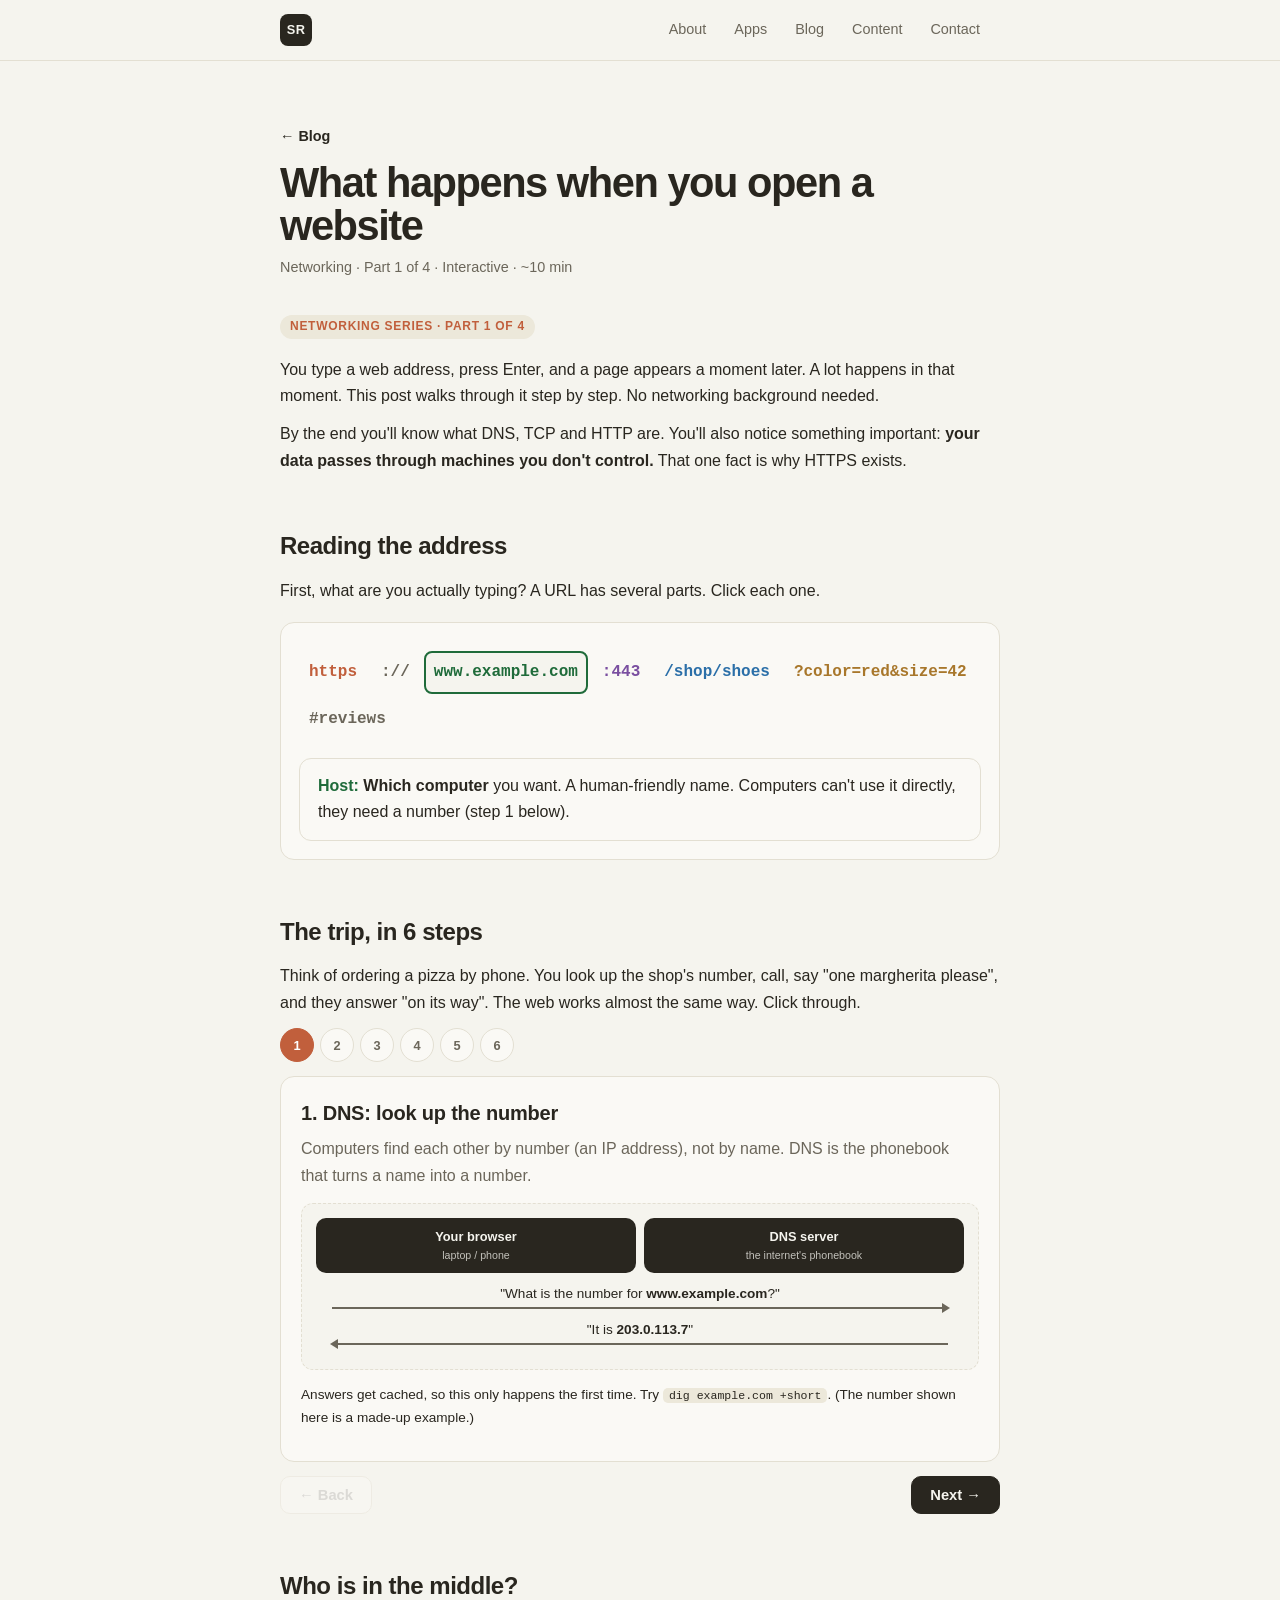
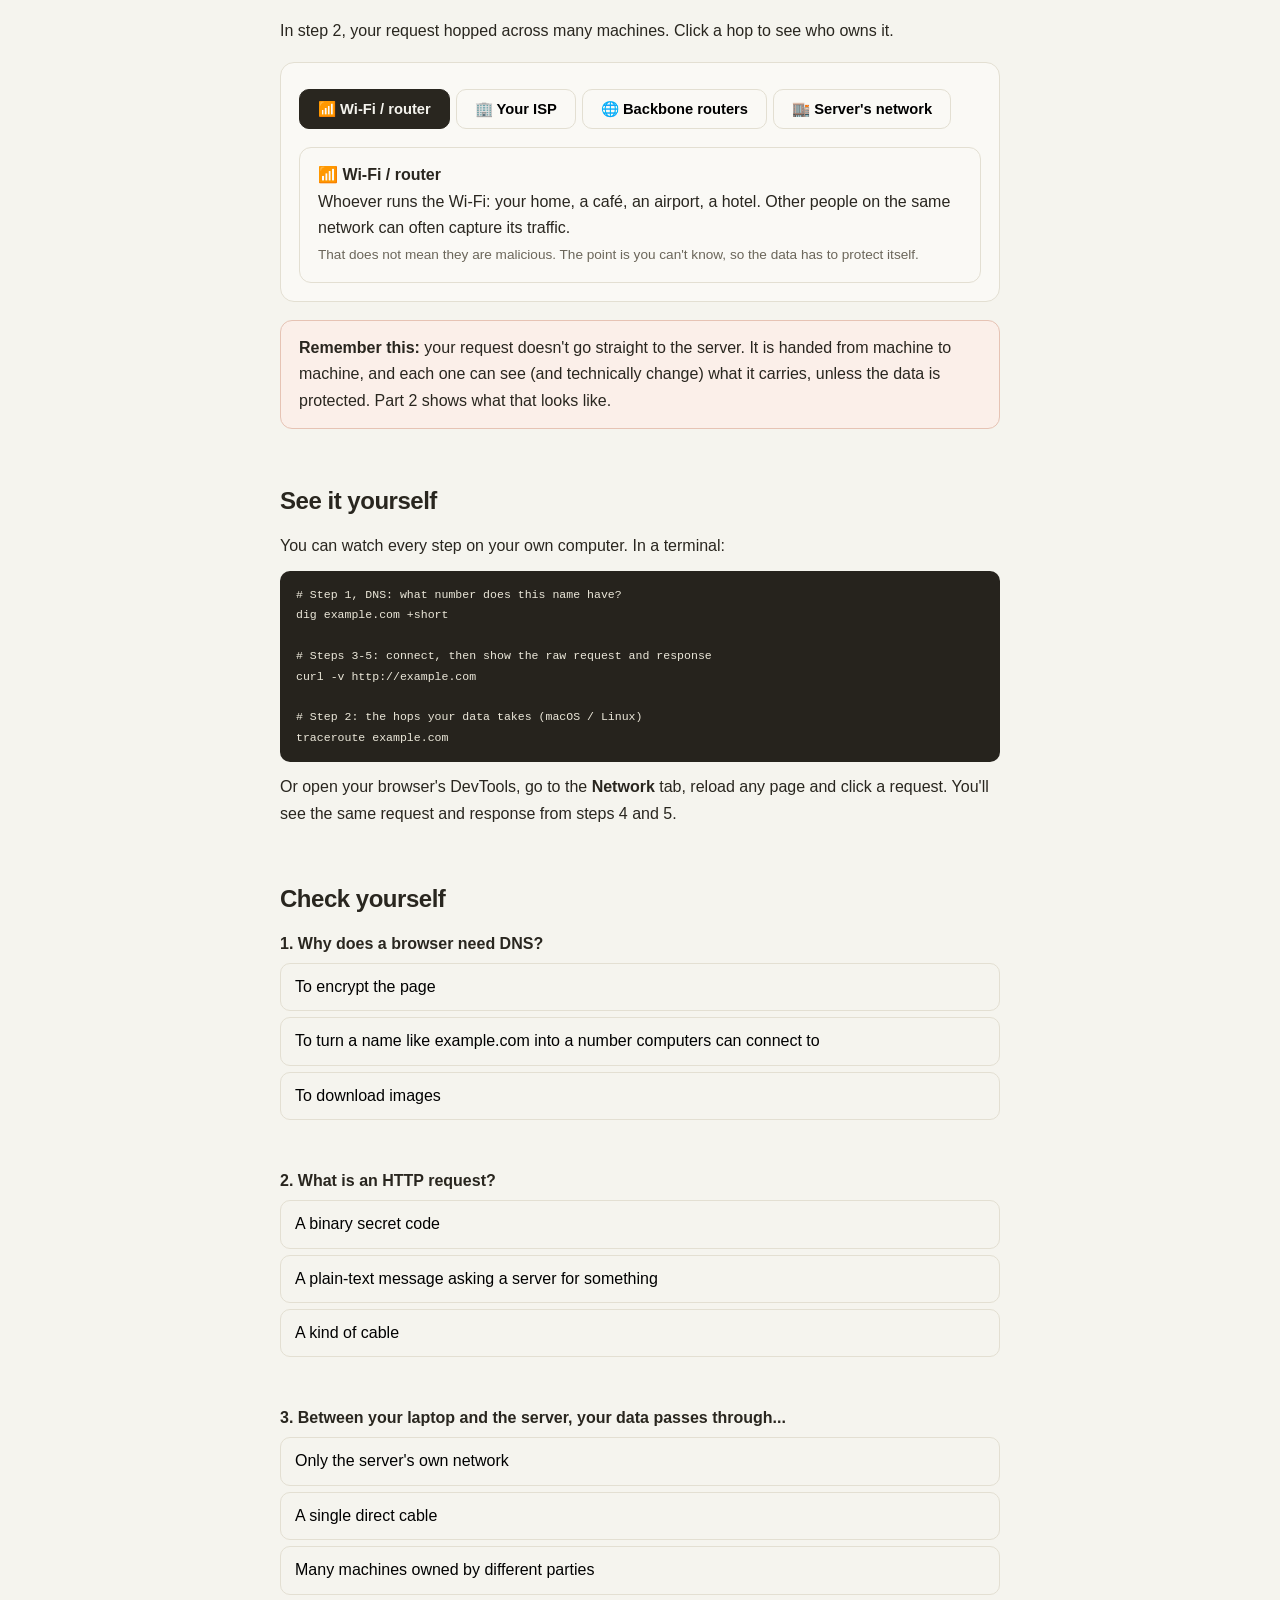
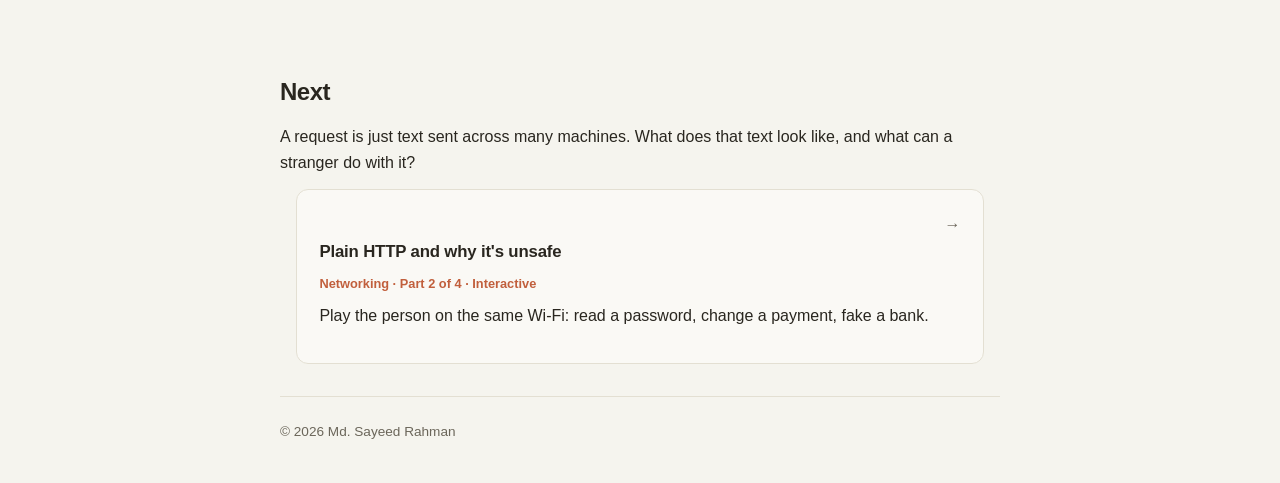
<file: blog/how-a-website-loads/index.html>
<!DOCTYPE html>
<html lang="en">
<head>
  <meta charset="UTF-8">
  <meta name="viewport" content="width=device-width, initial-scale=1">
  <title>What happens when you open a website · Md. Sayeed Rahman</title>
  <meta name="description" content="A visual, step-by-step tutorial on URLs, DNS, TCP and HTTP for newer software engineers.">
  <link rel="stylesheet" href="../../styles.css">
  <link rel="stylesheet" href="../tutorial.css">
</head>
<body>
  <header class="topbar">
    <div class="wrap bar">
      <a class="brand" href="../../index.html" aria-label="Home">SR</a>
      <nav aria-label="Primary">
        <a href="../../index.html#about">About</a>
        <a href="../../index.html#apps">Apps</a>
        <a href="../../index.html#blog">Blog</a>
        <a href="../../index.html#content">Content</a>
        <a href="../../index.html#contact">Contact</a>
      </nav>
    </div>
  </header>

  <main class="wrap doc">
    <p class="eyebrow"><a href="../index.html">← Blog</a></p>
    <h1>What happens when you open a website</h1>
    <p class="meta">Networking · Part 1 of 4 · Interactive · ~10 min</p>

    <p><span class="part">Networking series · Part 1 of 4</span></p>
    <p>You type a web address, press Enter, and a page appears a moment later. A lot happens in that moment. This post walks through it step by step. No networking background needed.</p>
    <p>By the end you'll know what DNS, TCP and HTTP are. You'll also notice something important: <b>your data passes through machines you don't control.</b> That one fact is why HTTPS exists.</p>

    <h2 class="sec">Reading the address</h2>
    <p>First, what are you actually typing? A URL has several parts. Click each one.</p>
    <div class="play">
      <div class="ctl" id="urlParts" style="gap:4px;font-family:ui-monospace,Menlo,monospace;font-size:1rem"></div>
      <div class="box" id="urlInfo" style="margin-bottom:0" aria-live="polite"></div>
    </div>

    <h2 class="sec">The trip, in 6 steps</h2>
    <p>Think of ordering a pizza by phone. You look up the shop's number, call, say "one margherita please", and they answer "on its way". The web works almost the same way. Click through.</p>
    <div class="dots" id="tripDots"></div>
    <div class="stage" id="tripStage" aria-live="polite"></div>
    <div class="nav2">
      <button class="btn" id="tripPrev" type="button">← Back</button>
      <button class="btn btn-primary" id="tripNext" type="button">Next →</button>
    </div>

    <h2 class="sec">Who is in the middle?</h2>
    <p>In step 2, your request hopped across many machines. Click a hop to see who owns it.</p>
    <div class="play">
      <div class="tabs" id="hops"></div>
      <div class="box" id="hopInfo" style="margin-bottom:0" aria-live="polite"></div>
    </div>
    <div class="box warn"><p><b>Remember this:</b> your request doesn't go straight to the server. It is handed from machine to machine, and each one can see (and technically change) what it carries, unless the data is protected. Part 2 shows what that looks like.</p></div>

    <h2 class="sec">See it yourself</h2>
    <p>You can watch every step on your own computer. In a terminal:</p>
<pre><code># Step 1, DNS: what number does this name have?
dig example.com +short

# Steps 3-5: connect, then show the raw request and response
curl -v http://example.com

# Step 2: the hops your data takes (macOS / Linux)
traceroute example.com</code></pre>
    <p>Or open your browser's DevTools, go to the <b>Network</b> tab, reload any page and click a request. You'll see the same request and response from steps 4 and 5.</p>

    <h2 class="sec">Check yourself</h2>
    <div class="quiz" id="quiz"></div>

    <h2 class="sec">Next</h2>
    <p>A request is just text sent across many machines. What does that text look like, and what can a stranger do with it?</p>
    <div class="cards stack"><a class="card project" href="../plain-http-unsafe/index.html">
      <div><h3>Plain HTTP and why it's unsafe</h3><p class="kind">Networking · Part 2 of 4 · Interactive</p><p>Play the person on the same Wi‑Fi: read a password, change a payment, fake a bank.</p></div>
      <span class="arrow" aria-hidden="true">→</span>
    </a></div>

    <footer>
      <span>© <span id="year"></span> Md. Sayeed Rahman</span>
    </footer>
  </main>

  <script src="../tutorial.js"></script>
  <script>
    /* ---------- Reading the address ---------- */
    var URL_PARTS = [
      ["https", "Scheme", "<b>How</b> to talk. <code>http</code> is plain text. <code>https</code> is the same conversation, protected by TLS (the topic of this series)."],
      ["://", "Separator", "Just punctuation that means \"the address follows\"."],
      ["www.example.com", "Host", "<b>Which computer</b> you want. A human-friendly name. Computers can't use it directly, they need a number (step 1 below)."],
      [":443", "Port", "<b>Which door</b> on that computer. One server can run many programs, each listening on its own port. Usually hidden: <code>http</code> defaults to 80, <code>https</code> to 443."],
      ["/shop/shoes", "Path", "<b>Which page or resource</b> on that computer."],
      ["?color=red&size=42", "Query", "<b>Extra options</b> for the page, as <code>name=value</code> pairs joined by <code>&amp;</code>."],
      ["#reviews", "Fragment", "A spot <b>inside</b> the page to scroll to. The browser keeps it to itself and never sends it to the server."]
    ];
    var COLORS = ["#c15f3c", "#6b665a", "#1f6b3a", "#7a4fa0", "#2b6fa8", "#a8772b", "#6b665a"];
    var partsEl = document.getElementById("urlParts"), infoEl = document.getElementById("urlInfo");
    function showPart(i) {
      partsEl.innerHTML = URL_PARTS.map(function (p, k) {
        var on = k === i;
        return '<button type="button" data-i="' + k + '" style="padding:6px 8px;border-radius:8px;border:2px solid ' + (on ? COLORS[k] : "transparent") + ';background:' + (on ? "var(--bg)" : "none") + ';color:' + COLORS[k] + ';font:inherit;font-weight:700;cursor:pointer">' + p[0] + '</button>';
      }).join("");
      infoEl.innerHTML = '<b style="color:' + COLORS[i] + '">' + URL_PARTS[i][1] + ':</b> ' + URL_PARTS[i][2];
    }
    partsEl.addEventListener("click", function (e) { var b = e.target.closest("button"); if (b) showPart(Number(b.dataset.i)); });
    showPart(2);

    /* ---------- The trip ---------- */
    var YOU = ["Your browser", "laptop / phone"], DNS = ["DNS server", "the internet's phonebook"], WEB = ["Web server", "example.com"];
    var TRIP = [
      { t: "DNS: look up the number",
        why: "Computers find each other by number (an IP address), not by name. DNS is the phonebook that turns a name into a number.",
        html: function () {
          return diagram([YOU, DNS], [
            ["r", "\"What is the number for <b>www.example.com</b>?\""],
            ["l", "\"It is <b>203.0.113.7</b>\""]
          ], 'Answers get cached, so this only happens the first time. Try <code>dig example.com +short</code>. (The number shown here is a made-up example.)');
        } },
      { t: "Travel: packets hop across the internet",
        why: "You have no cable to the server. Your data is chopped into small pieces (packets) and passed from machine to machine until it arrives.",
        html: function () {
          var hop = ["💻 You", "📶 Home router", "🏢 Your ISP", "🌐 Internet routers (many)", "🖥️ Web server"];
          return '<div class="diagram"><div class="ctl" style="justify-content:center">' +
            hop.map(function (h, i) { return '<span class="chip">' + h + '</span>' + (i < hop.length - 1 ? '<span>→</span>' : ''); }).join("") +
            '</div></div><p class="note">Each hop reads the destination number on the packet and forwards it. Run <code>traceroute example.com</code> to list the real ones. Every one of these machines belongs to someone else.</p>';
        } },
      { t: "TCP: open a connection",
        why: "Before sending anything, the two computers check they can hear each other, like \"Hello? / Hi, can you hear me? / Yes!\" on a phone call.",
        html: function () {
          return diagram([YOU, WEB], [
            ["r", "<b>SYN</b>: \"Can we talk?\""],
            ["l", "<b>SYN-ACK</b>: \"Yes. Can you hear me?\""],
            ["r", "<b>ACK</b>: \"Loud and clear.\""],
            ["self", "✅ Connection open. Data now flows reliably and in order."]
          ], 'This is TCP, the "reliable delivery" layer. It connects to <b>port 80</b> for http or <b>port 443</b> for https.');
        } },
      { t: "HTTP request: ask for the page",
        why: "Now the browser asks for what it wants. An HTTP request is just lines of readable text.",
        html: function () {
          return '<pre><code>GET /shop HTTP/1.1\nHost: www.example.com\nUser-Agent: Chrome/126\nAccept: text/html\nCookie: session=abc123</code></pre>' +
            '<table><tr><td><code>GET /shop</code></td><td>"Please give me the page at /shop."</td></tr>' +
            '<tr><td><code>Host</code></td><td>Which site (one server can host many).</td></tr>' +
            '<tr><td><code>User-Agent</code></td><td>Which browser I am.</td></tr>' +
            '<tr><td><code>Cookie</code></td><td>A small note that proves who I am (my login session).</td></tr></table>';
        } },
      { t: "HTTP response: the server answers",
        why: "The server replies with a status line, some headers, then the content itself, also as text.",
        html: function () {
          return '<pre><code>HTTP/1.1 200 OK\nContent-Type: text/html\nContent-Length: 5120\n\n&lt;html&gt;\n  &lt;h1&gt;Welcome to the shop&lt;/h1&gt;\n  ...\n&lt;/html&gt;</code></pre>' +
            '<table><tr><th>Status</th><th>Meaning</th></tr>' +
            '<tr><td><code>200</code></td><td>OK, here it is.</td></tr>' +
            '<tr><td><code>301</code></td><td>Moved. Go to another address.</td></tr>' +
            '<tr><td><code>404</code></td><td>Not found.</td></tr>' +
            '<tr><td><code>500</code></td><td>The server broke.</td></tr></table>';
        } },
      { t: "Render, and ask for more",
        why: "The browser reads the HTML. Whenever it finds a link to another file, it makes another request, often many at once.",
        html: function () {
          var files = ["📄 /shop (HTML)", "🎨 /styles.css", "⚙️ /app.js", "🖼️ /shoe1.jpg", "🖼️ /shoe2.jpg", "🔤 /font.woff2", "📡 /api/cart (fetch)"];
          return '<div class="ctl">' + files.map(function (f) { return '<span class="chip">' + f + '</span>'; }).join("") + '</div>' +
            '<p class="note">One page can mean dozens of requests, each one steps 3 to 5 again (browsers reuse the open connection to save time). The <code>fetch()</code> your JavaScript makes to a backend API is exactly the same thing: a request and a response.</p>';
        } }
    ];
    stepper(TRIP, "trip");

    /* ---------- Who is in the middle ---------- */
    var HOPS = [
      ["📶 Wi‑Fi / router", "Whoever runs the Wi‑Fi: your home, a café, an airport, a hotel. Other people on the same network can often capture its traffic."],
      ["🏢 Your ISP", "Your internet provider carries all your traffic. They can log which sites you visit and, over plain HTTP, what you send."],
      ["🌐 Backbone routers", "Companies and governments run the big links between cities and countries. Your traffic crosses networks owned by many different parties."],
      ["🏬 Server's network", "The hosting provider or data center also sits between the internet and the server."]
    ];
    var hopsEl = document.getElementById("hops"), hopInfo = document.getElementById("hopInfo");
    function showHop(i) {
      hopsEl.innerHTML = HOPS.map(function (h, k) {
        return '<button type="button" class="btn' + (k === i ? " btn-primary" : "") + '" data-i="' + k + '">' + h[0] + '</button>';
      }).join("");
      hopInfo.innerHTML = '<b>' + HOPS[i][0] + '</b><br>' + HOPS[i][1] + '<br><span class="note">That does not mean they are malicious. The point is you can\'t know, so the data has to protect itself.</span>';
    }
    hopsEl.addEventListener("click", function (e) { var b = e.target.closest("button"); if (b) showHop(Number(b.dataset.i)); });
    showHop(0);

    /* ---------- Quiz ---------- */
    quiz(document.getElementById("quiz"), [
      { q: "Why does a browser need DNS?", o: ["To encrypt the page", "To turn a name like example.com into a number computers can connect to", "To download images"], a: 1, e: "DNS is the phonebook: name in, IP address out." },
      { q: "What is an HTTP request?", o: ["A binary secret code", "A plain-text message asking a server for something", "A kind of cable"], a: 1, e: "Just lines of text: a method and path, then headers." },
      { q: "Between your laptop and the server, your data passes through...", o: ["Only the server's own network", "A single direct cable", "Many machines owned by different parties"], a: 2, e: "Wi-Fi, ISP, backbone routers, hosting network. That's why data needs protection." }
    ]);
  </script>
</body>
</html>
</file>
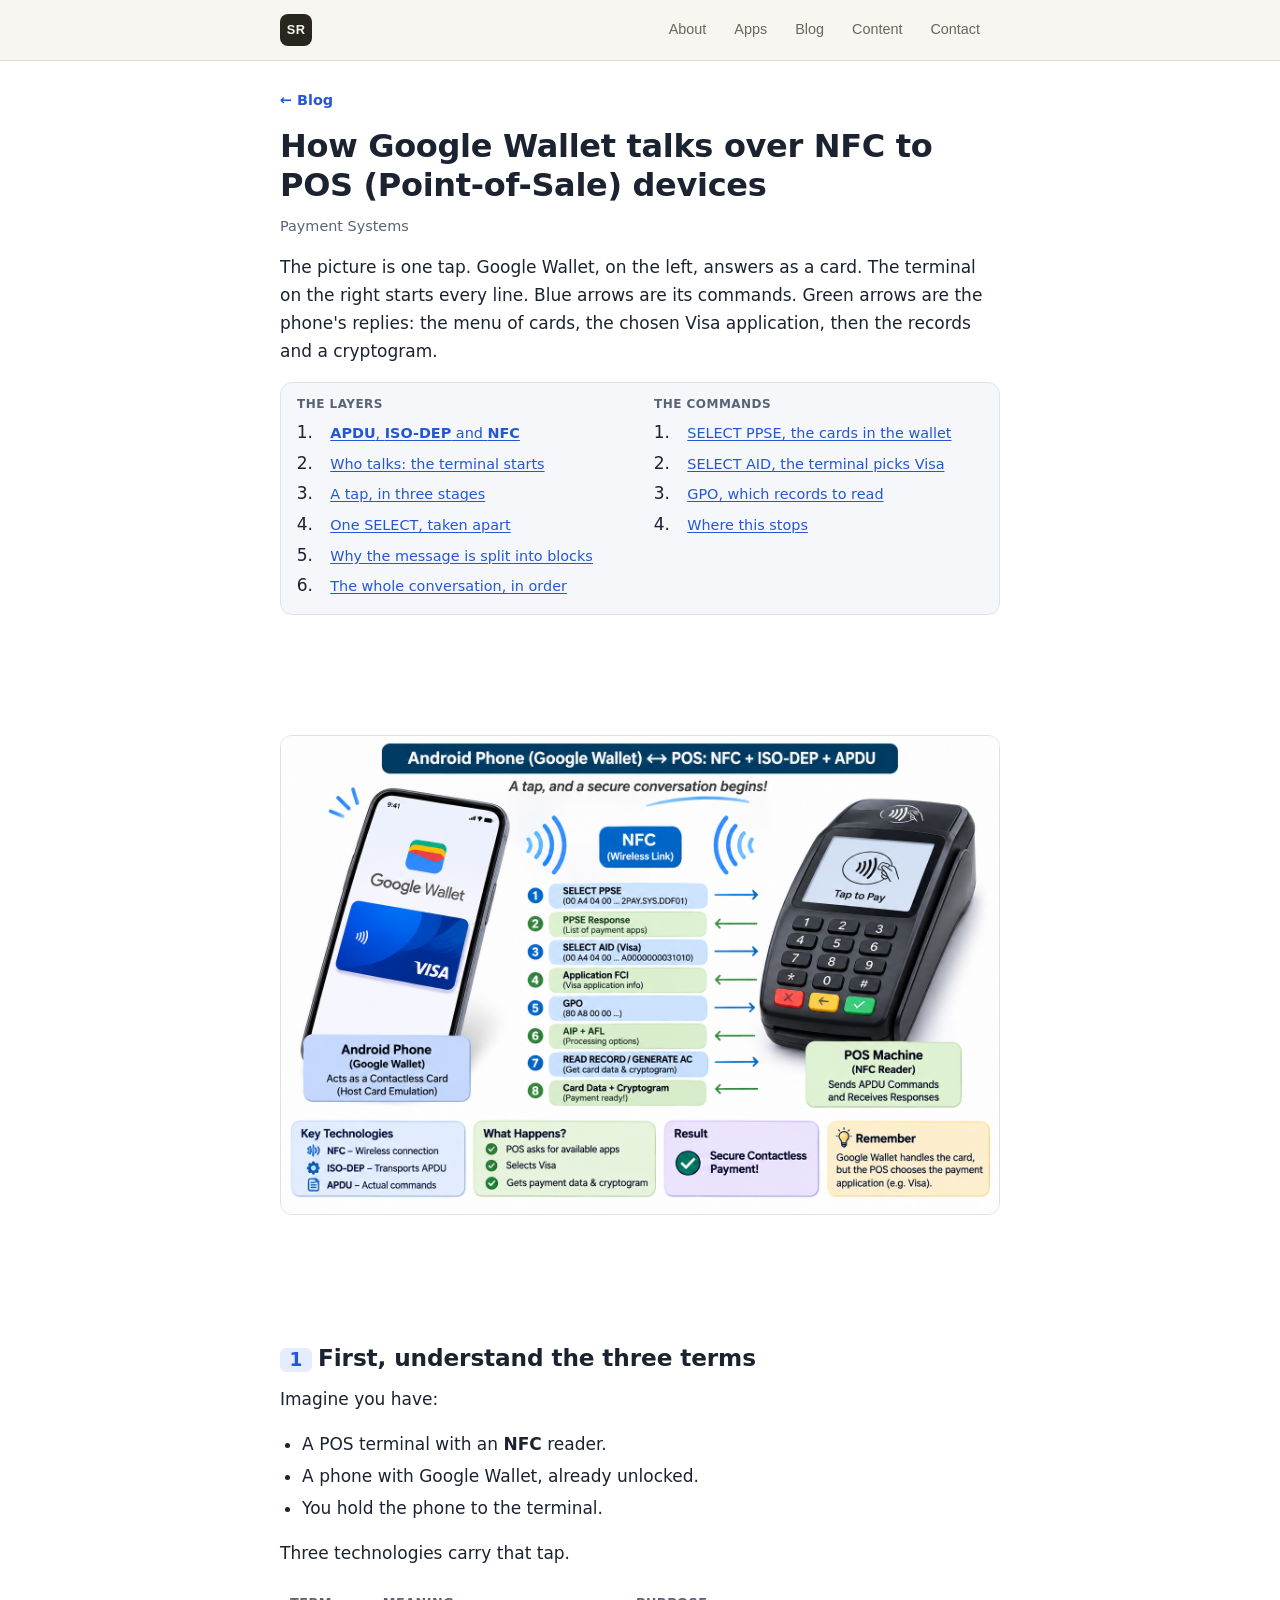
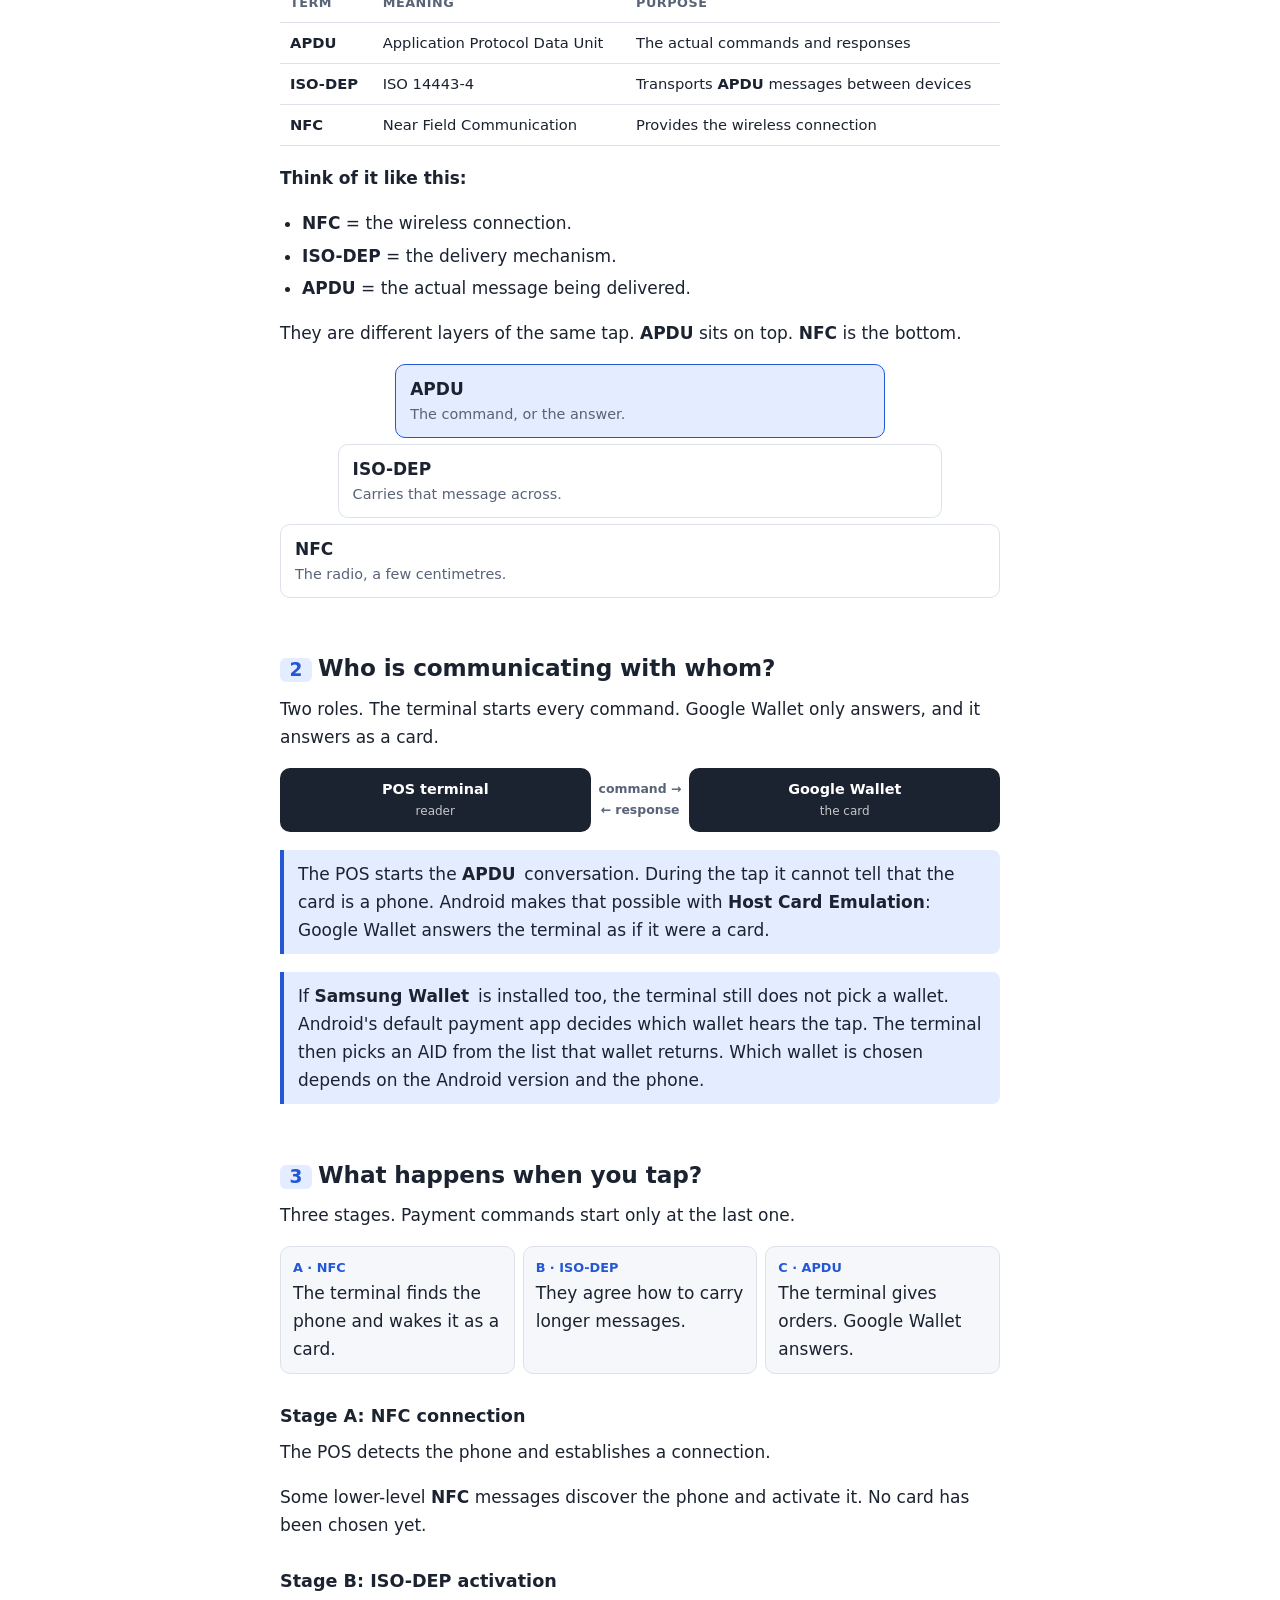
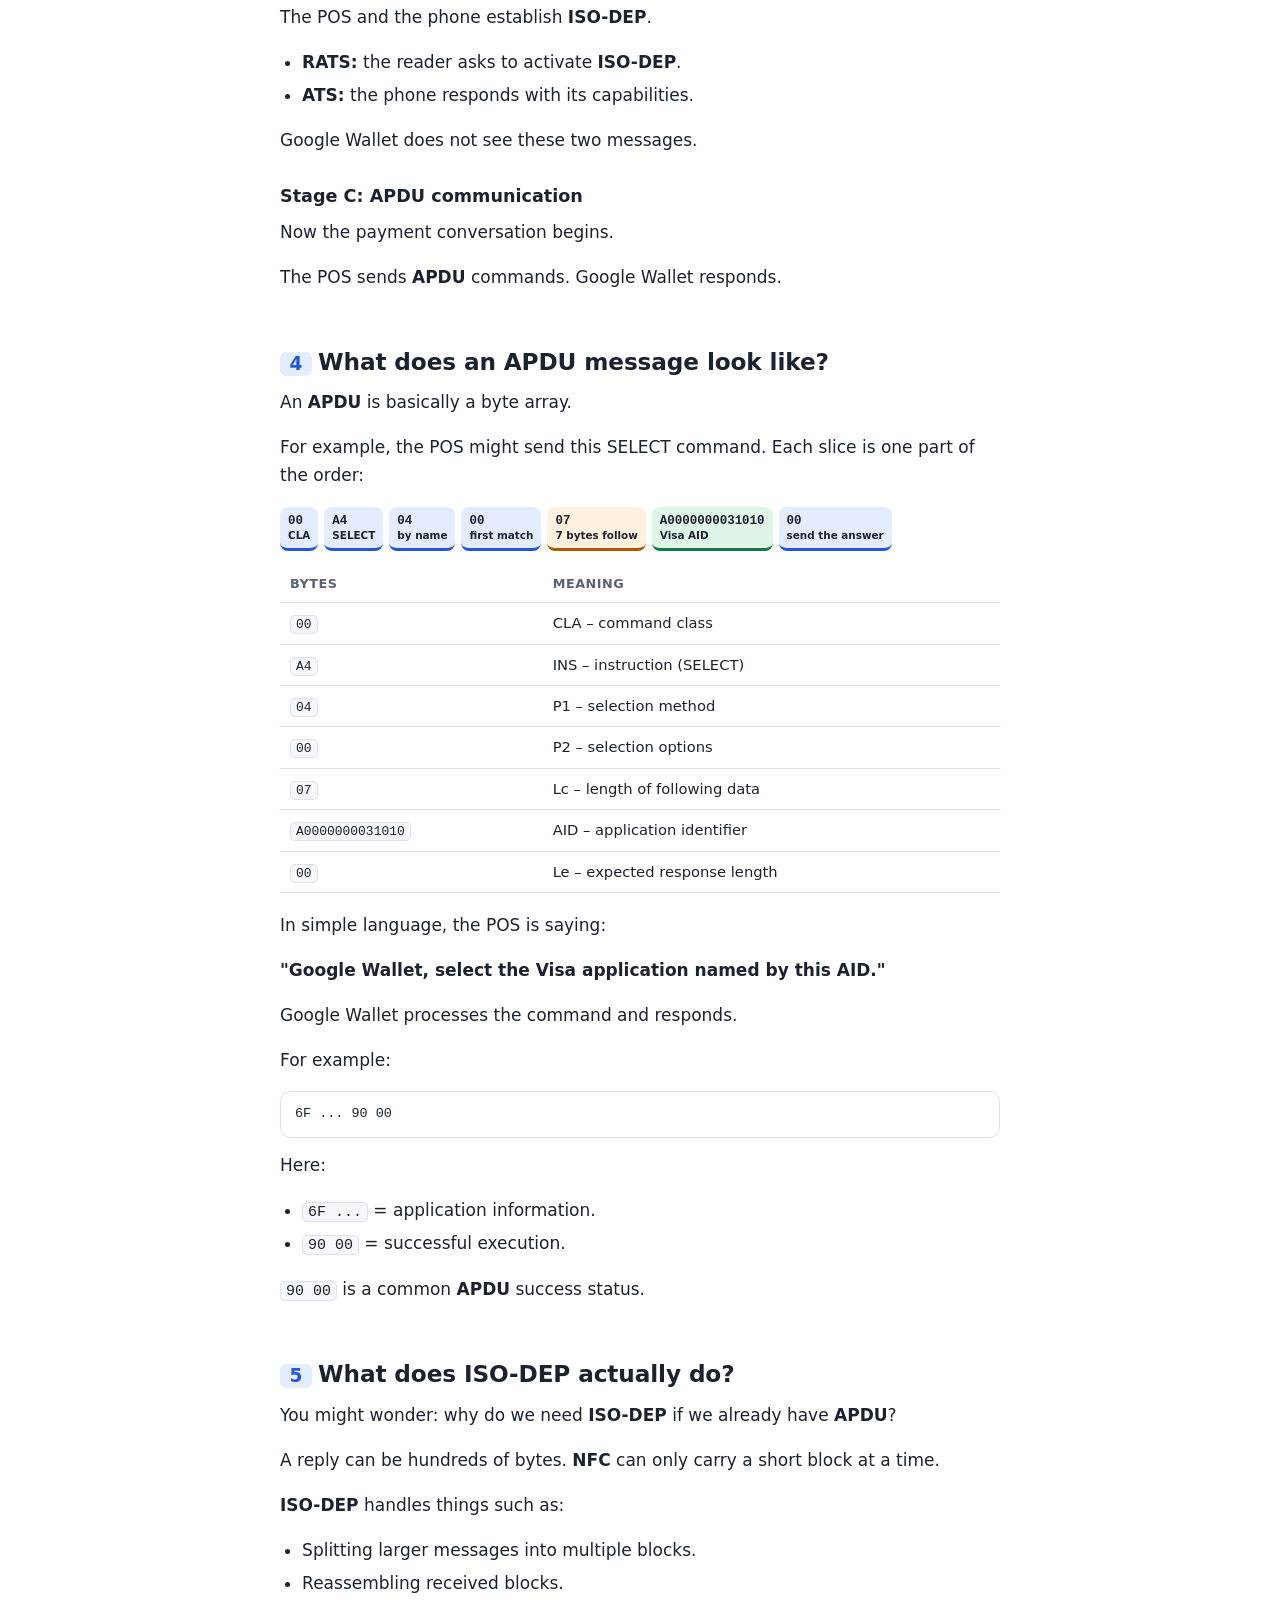
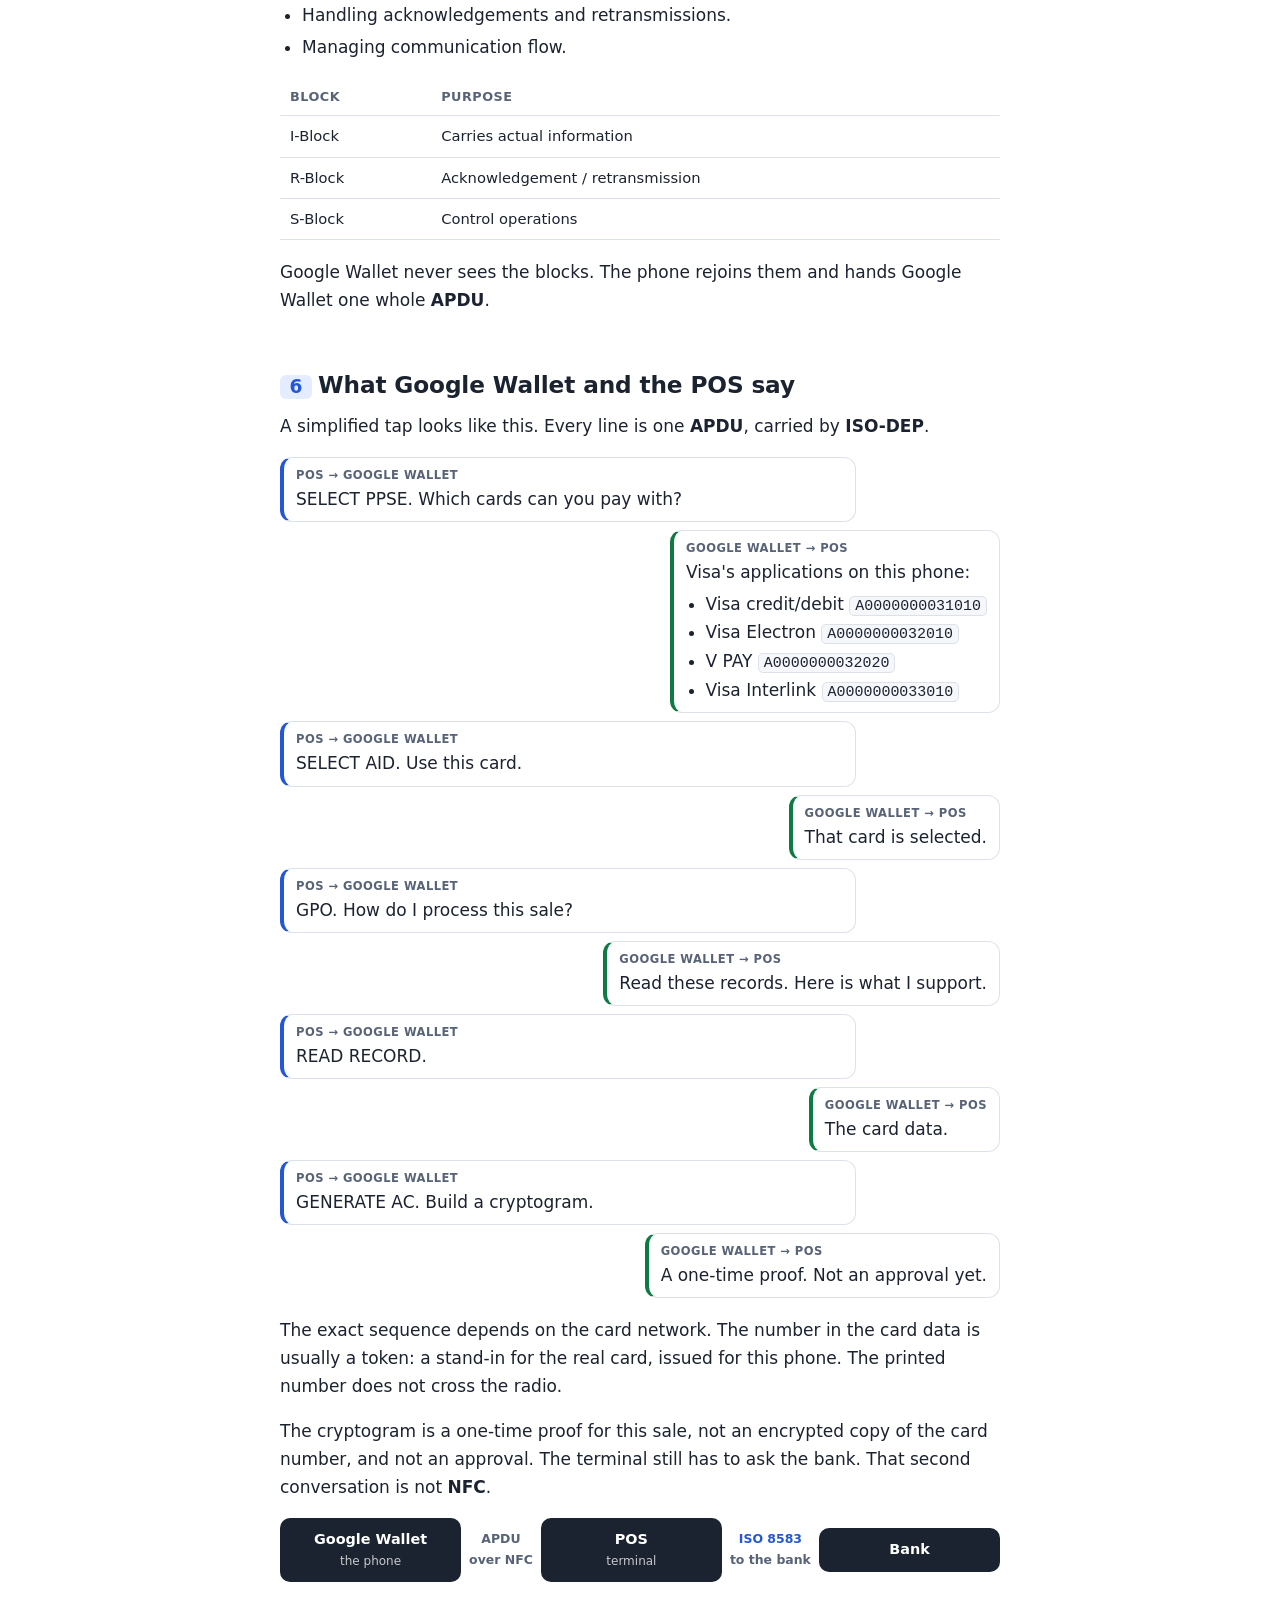
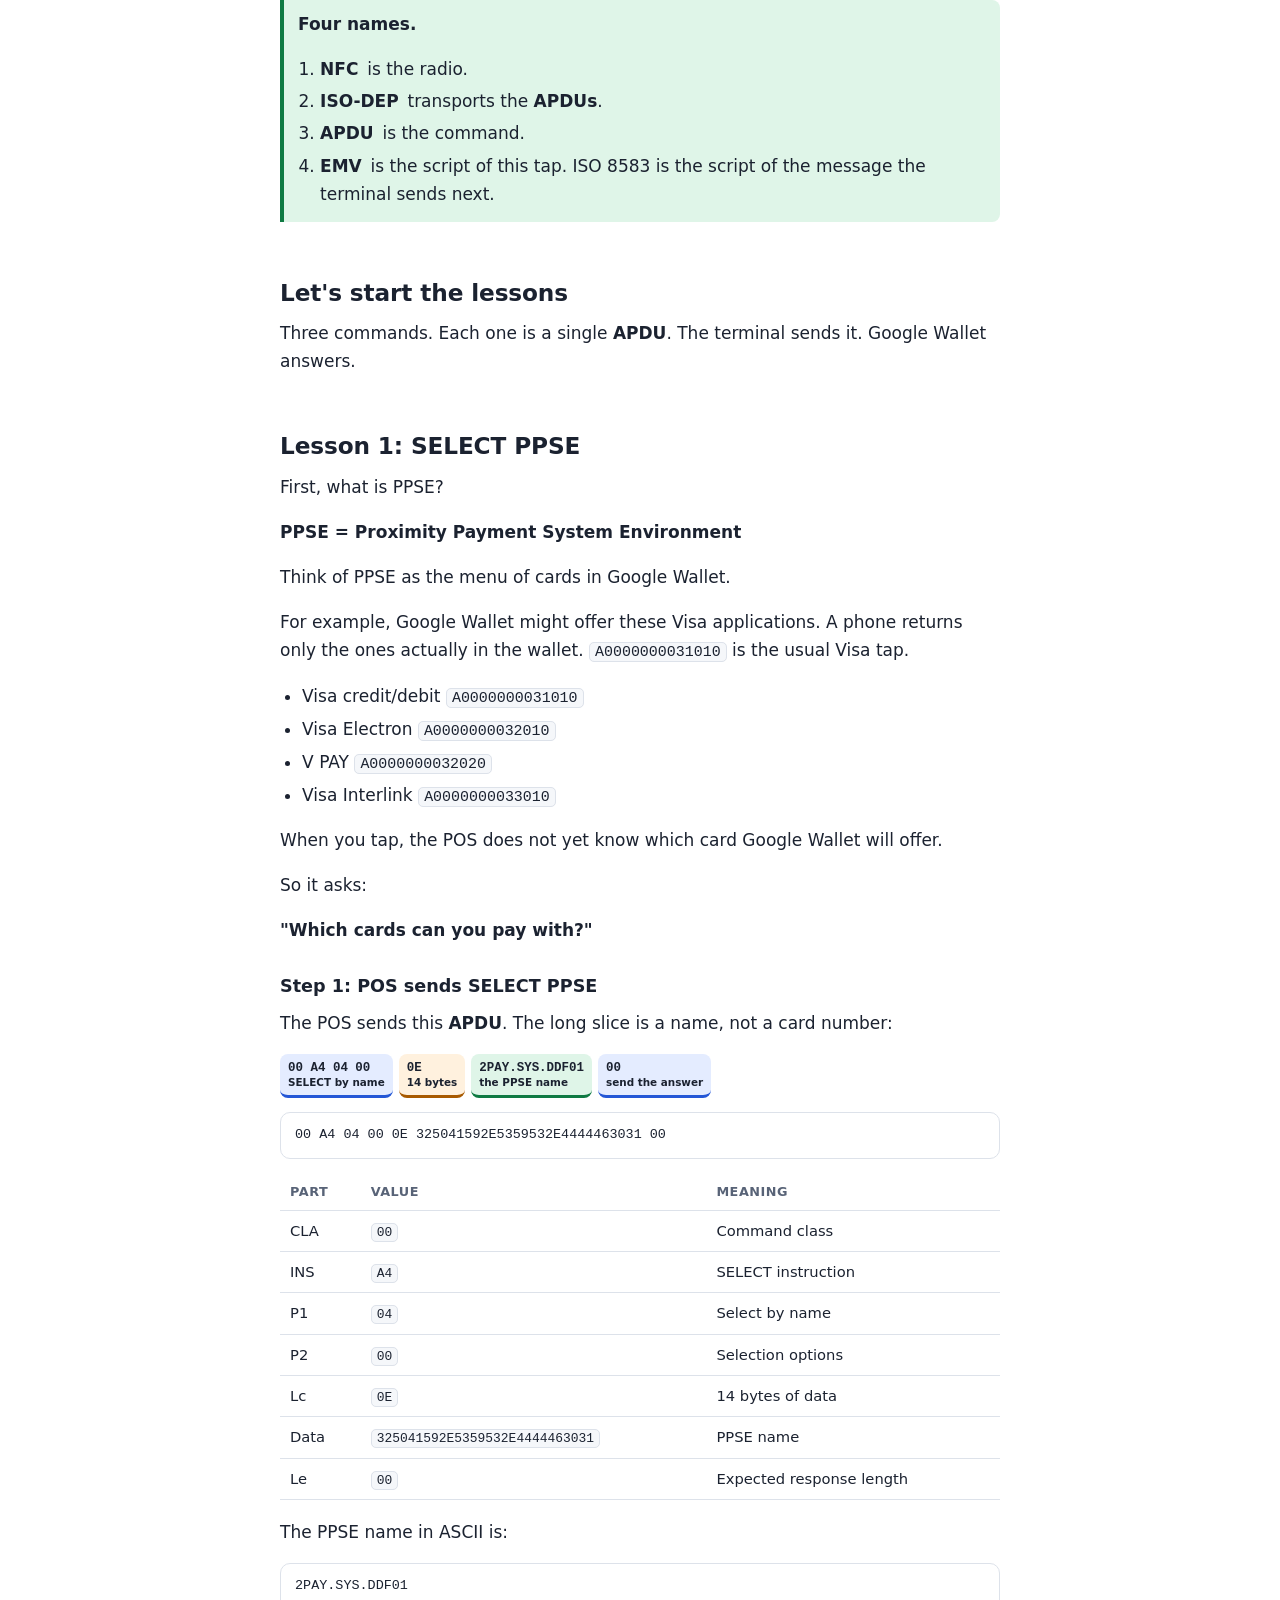
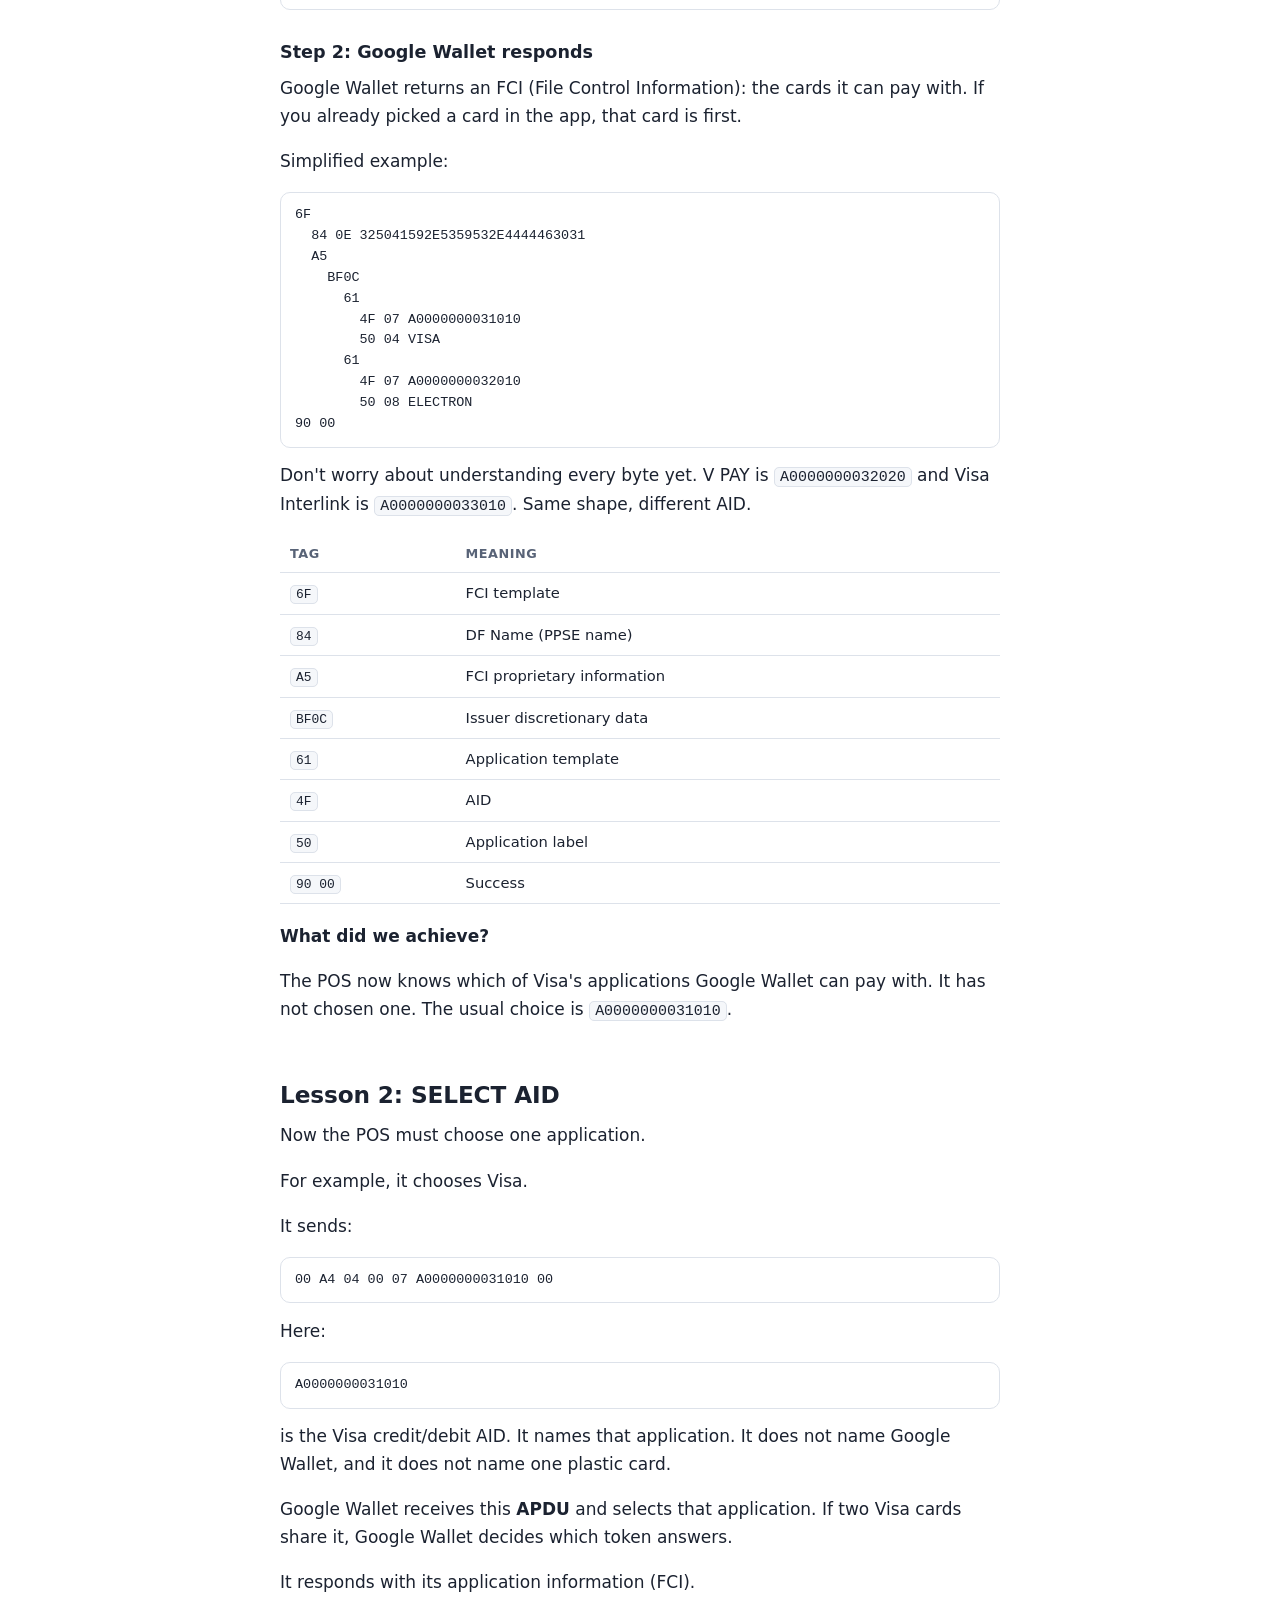
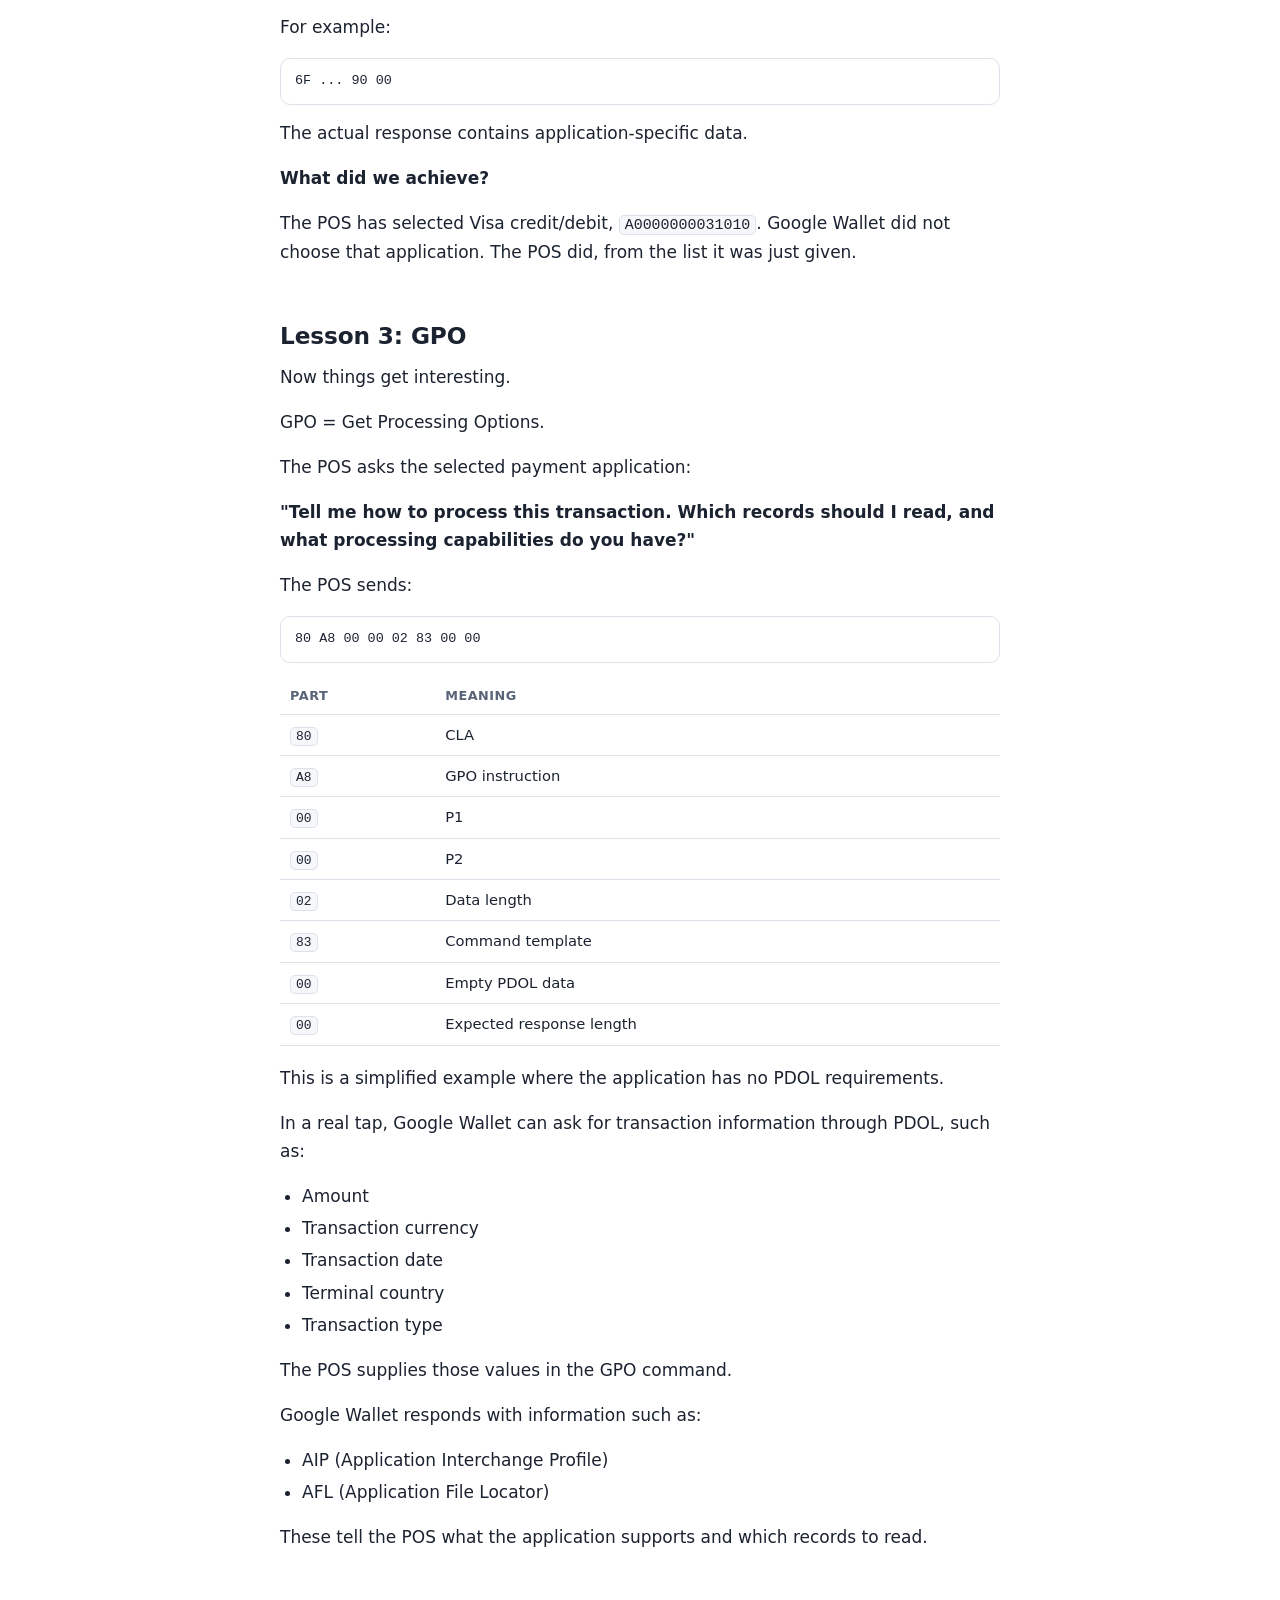
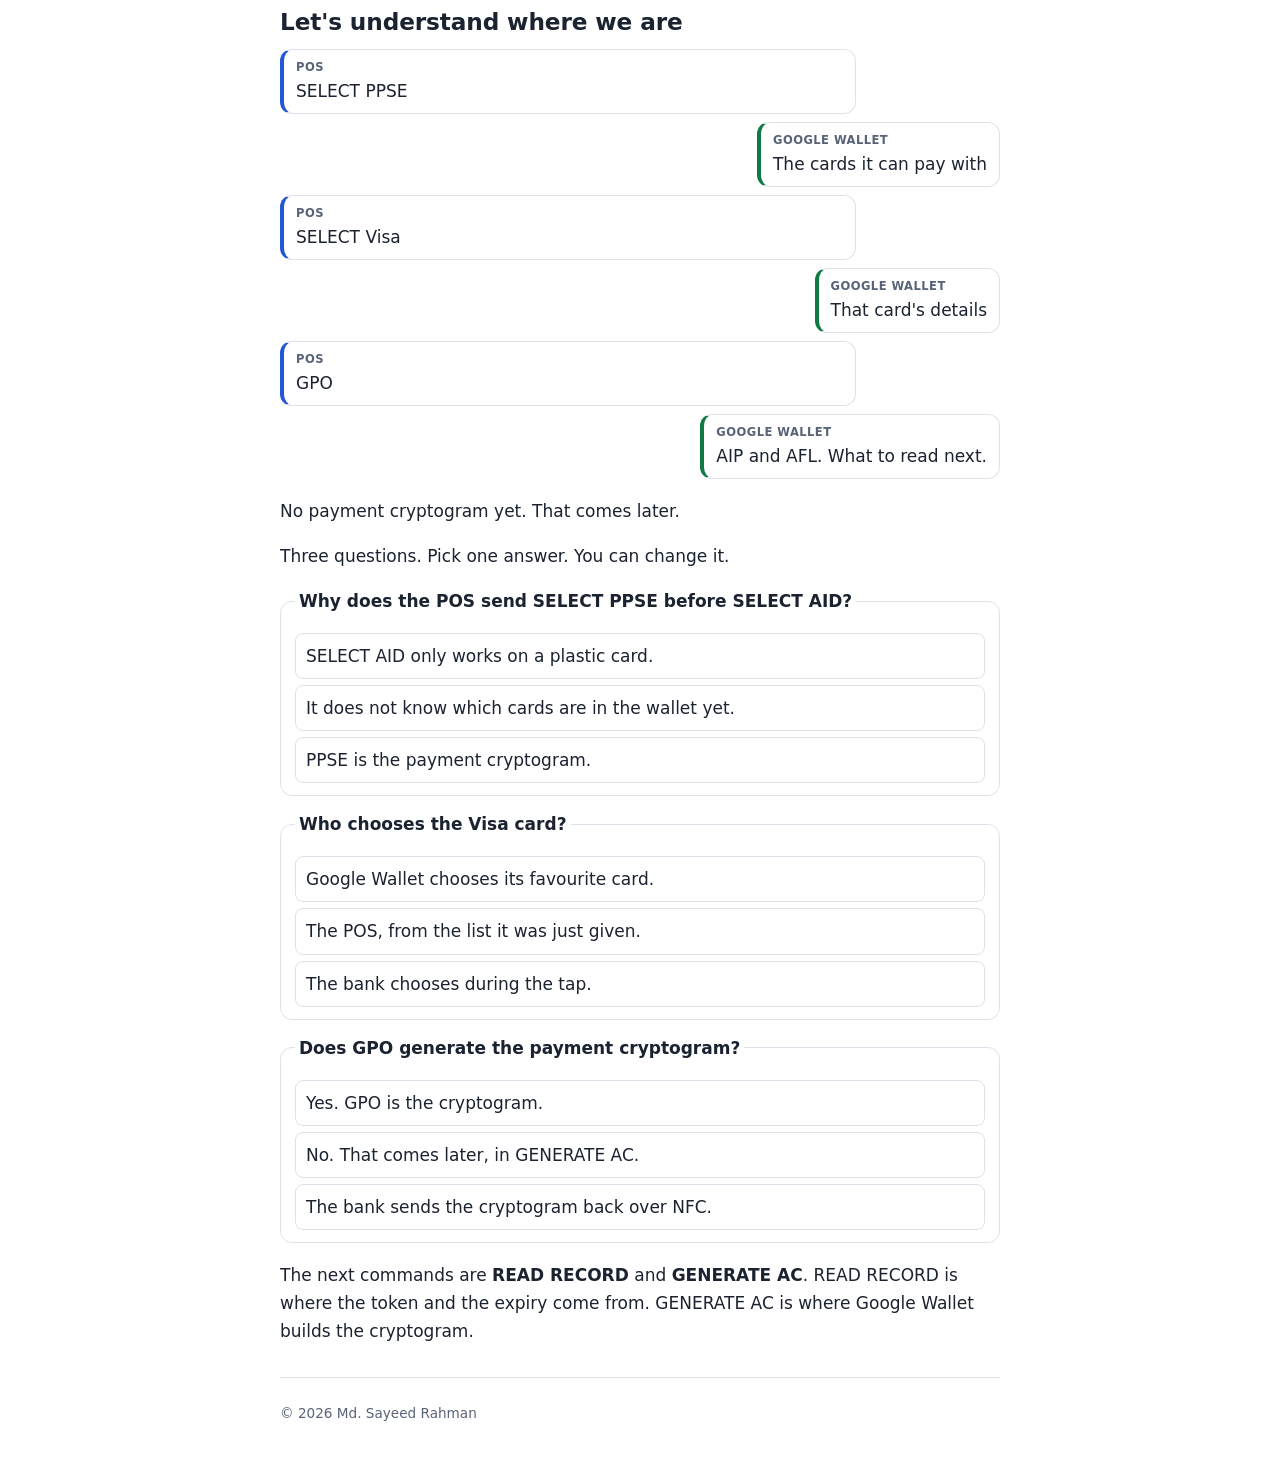
<file: blog/how-google-wallet-talks-nfc/index.html>
<!doctype html>
<html lang="en">
<head>
<meta charset="utf-8">
<meta name="viewport" content="width=device-width, initial-scale=1">
<title>How Google Wallet talks over NFC to POS devices · Md. Sayeed Rahman</title>
<meta name="description" content="What a payment terminal and Google Wallet say to each other over NFC: the layers, then SELECT PPSE, SELECT AID and GPO.">
<link rel="stylesheet" href="../../styles.css?v=10">
<style>
body{margin:0;background:#fff}
@media (prefers-color-scheme:dark){
  body{background:#14181f;color:#e8ecf3}
  .topbar{background:color-mix(in srgb,#14181f 86%,transparent);border-bottom-color:#2b3340}
  .brand{background:#e8ecf3;color:#14181f}
  nav a{color:#9aa5b8}
  nav a:hover{color:#e8ecf3}
}
.tap{
  --bg:#ffffff;--fg:#1b2230;--muted:#586377;--line:#dde2ea;--card:#f5f7fa;
  --accent:#2457d6;--accent-fg:#ffffff;--accent-soft:#e4ecff;
  --ok:#0f7a43;--ok-soft:#dff5e8;--warn:#a85a00;--warn-soft:#fff1de;
  background:var(--bg);color:var(--fg);
  font:17px/1.65 system-ui,-apple-system,"Segoe UI",Roboto,Helvetica,Arial,sans-serif;
  width:min(720px,calc(100% - 40px));margin:0 auto;padding:28px 0 8px;
}
@media (prefers-color-scheme:dark){
  .tap{
    --bg:#14181f;--fg:#e8ecf3;--muted:#9aa5b8;--line:#2b3340;--card:#1c222c;
    --accent:#7aa2ff;--accent-fg:#0d1220;--accent-soft:#223152;
    --ok:#4cd08a;--ok-soft:#173826;--warn:#ffb459;--warn-soft:#3a2a12;
  }
}
.tap *,.tap *::before,.tap *::after{box-sizing:border-box}
.tap h1{font-size:2rem;line-height:1.2;margin:0 0 .35em;letter-spacing:-.01em;font-weight:700;text-transform:none;color:var(--fg)}
.tap h2{font-size:1.45rem;line-height:1.3;margin:2.4em 0 .5em;letter-spacing:-.005em;font-weight:700;text-transform:none;color:var(--fg);scroll-margin-top:76px}
.tap h3{font-size:1.1rem;margin:1.6em 0 .4em;font-weight:600;letter-spacing:0;text-transform:none;color:var(--fg)}
.tap .back{margin:0 0 1em;font-weight:600}
.tap a{color:var(--accent)}
.tap p{margin:0 0 1em}
.tap .small{font-size:.9rem;color:var(--muted)}
.tap .num{display:inline-block;min-width:1.7em;margin-right:.35em;padding:0 .3em;border-radius:6px;background:var(--accent-soft);color:var(--accent);font-size:.8em;text-align:center}
.tap code,.tap .mono{font-family:ui-monospace,SFMono-Regular,Menlo,Consolas,"Liberation Mono",monospace}
.tap code{font-size:.88em;background:var(--card);border:1px solid var(--line);padding:1px 5px;border-radius:5px}
.tap ul,.tap ol{padding-left:1.3em;margin:0 0 1em}
.tap li{margin:.25em 0}
.tap .panel{background:var(--card);border:1px solid var(--line);border-radius:12px;padding:16px;margin:18px 0}
.tap .note{border-left:4px solid var(--accent);background:var(--accent-soft);padding:10px 14px;border-radius:0 8px 8px 0;margin:18px 0}
.tap .note>:last-child{margin-bottom:0}
.tap .note.ok{border-color:var(--ok);background:var(--ok-soft)}
.tap .note strong:first-child{display:inline-block;margin-right:.2em}
.tap .code{font-family:ui-monospace,SFMono-Regular,Menlo,Consolas,monospace;font-size:.84rem;line-height:1.55;background:var(--bg);border:1px solid var(--line);border-radius:10px;padding:12px 14px;margin:0 0 1em;white-space:pre;overflow-x:auto}
.tap .tbl{overflow-x:auto;margin:12px 0 18px}
.tap table{border-collapse:collapse;width:100%;font-size:.92rem}
.tap th,.tap td{text-align:left;padding:8px 10px;border-bottom:1px solid var(--line);vertical-align:top}
.tap th{font-size:.8rem;text-transform:uppercase;letter-spacing:.04em;color:var(--muted)}
.tap .stack{display:flex;flex-direction:column;gap:6px;margin:8px 0 18px}
.tap .band{padding:10px 14px;border:1px solid var(--line);border-radius:10px;background:var(--bg)}
.tap .band b{display:block}
.tap .band span{display:block;color:var(--muted);font-size:.9rem}
.tap .band.apdu{margin:0 16%;background:var(--accent-soft);border-color:var(--accent)}
.tap .band.iso{margin:0 8%}
.tap .pair,.tap .hops{display:grid;gap:8px;align-items:center;margin:8px 0 18px;text-align:center}
.tap .pair{grid-template-columns:1fr auto 1fr}
.tap .hops{grid-template-columns:1fr auto 1fr auto 1fr}
.tap .who{background:var(--fg);color:var(--bg);border-radius:10px;padding:10px 8px;font-weight:700;font-size:.9rem}
.tap .who small{display:block;font-weight:400;opacity:.75}
.tap .via{font-size:.78rem;font-weight:600;color:var(--muted)}
.tap .stages{display:grid;grid-template-columns:1fr 1fr 1fr;gap:8px;margin:8px 0 18px}
.tap .stage{border:1px solid var(--line);border-radius:10px;padding:10px 12px;background:var(--card)}
.tap .stage b{display:block;color:var(--accent);font-size:.8rem}
.tap .bytes{display:flex;flex-wrap:wrap;gap:6px;margin:8px 0 14px}
.tap .b{border-radius:8px;padding:6px 8px;background:var(--accent-soft);border-bottom:3px solid var(--accent);font-family:ui-monospace,SFMono-Regular,Menlo,Consolas,monospace;font-size:.78rem;font-weight:700;line-height:1.3}
.tap .b small{display:block;font-family:system-ui,-apple-system,"Segoe UI",sans-serif;font-weight:600;letter-spacing:0}
.tap .b.data{background:var(--ok-soft);border-color:var(--ok)}
.tap .b.len{background:var(--warn-soft);border-color:var(--warn)}
.tap .msgs{display:flex;flex-direction:column;gap:8px;margin:8px 0 18px}
.tap .msg{max-width:80%;border:1px solid var(--line);border-radius:12px;padding:8px 12px;background:var(--bg)}
.tap .msg.pos{border-left:4px solid var(--accent)}
.tap .msg.wallet{margin-left:auto;border-left:4px solid var(--ok)}
.tap .msg.wide{max-width:100%}
.tap .msg ul{margin:4px 0 0;padding-left:1.15em}
.tap .msg li{margin:0}
.tap .from{display:block;font-size:.72rem;font-weight:700;letter-spacing:.04em;text-transform:uppercase;color:var(--muted)}
.tap .hero{margin:0 0 1.2em}
.tap .hero img{display:block;width:100%;height:auto;border:1px solid var(--line);border-radius:12px}
.tap .toc{display:grid;grid-template-columns:1fr 1fr;gap:4px 28px;margin:0 0 1.4em;padding:12px 16px;border:1px solid var(--line);border-radius:12px;background:var(--card)}
.tap .toc p{margin:0 0 .25em;font-size:.75rem;font-weight:700;letter-spacing:.04em;text-transform:uppercase;color:var(--muted)}
.tap .toc ol{margin:0;padding-left:1.25em}
.tap .toc li{margin:.15em 0}
.tap .toc a{text-decoration:underline;text-underline-offset:2px}
.tap .quiz{display:flex;flex-direction:column;gap:14px;margin:8px 0 18px}
.tap .quiz fieldset{border:1px solid var(--line);border-radius:12px;margin:0;padding:12px 14px}
.tap .quiz legend{font-weight:700;padding:0 4px}
.tap .quiz button{display:block;width:100%;margin:6px 0 0;padding:8px 10px;border:1px solid var(--line);border-radius:8px;background:var(--bg);color:inherit;font:inherit;text-align:left;cursor:pointer}
.tap .quiz button.right{background:var(--ok-soft);border-color:var(--ok)}
.tap .quiz button.wrong{background:var(--warn-soft);border-color:var(--warn)}
.tap .quiz .say{margin:.6em 0 0}
@media (max-width:560px){
  .tap{font-size:16px}
  .tap h1{font-size:1.65rem}
  .tap .stages,.tap .pair,.tap .hops,.tap .toc{grid-template-columns:1fr}
  .tap .band.apdu,.tap .band.iso{margin:0}
  .tap .msg{max-width:100%}
}
</style>
</head>
<body>
  <header class="topbar">
    <div class="wrap bar">
      <a class="brand" href="../../index.html" aria-label="Home">SR</a>
      <nav aria-label="Primary">
        <a href="../../index.html#about">About</a>
        <a href="../../index.html#apps">Apps</a>
        <a href="../../index.html#blog">Blog</a>
        <a href="../../index.html#content">Content</a>
        <a href="../../index.html#contact">Contact</a>
      </nav>
    </div>
  </header>

<article class="tap">
<p class="small back"><a href="../index.html">← Blog</a></p>
<h1>How Google Wallet talks over NFC to POS (Point-of-Sale) devices</h1>
<p class="small">Payment Systems</p>
<p>The picture is one tap. Google Wallet, on the left, answers as a card. The terminal on the right starts every line. Blue arrows are its commands. Green arrows are the phone's replies: the menu of cards, the chosen Visa application, then the records and a cryptogram.</p>
<nav class="toc" aria-label="In this article">
  <div>
    <p>The layers</p>
    <ol>
      <li><a href="#terms"><strong>APDU</strong>, <strong>ISO-DEP</strong> and <strong>NFC</strong></a></li>
      <li><a href="#roles">Who talks: the terminal starts</a></li>
      <li><a href="#tap">A tap, in three stages</a></li>
      <li><a href="#bytes">One SELECT, taken apart</a></li>
      <li><a href="#isodep">Why the message is split into blocks</a></li>
      <li><a href="#talk">The whole conversation, in order</a></li>
    </ol>
  </div>
  <div>
    <p>The commands</p>
    <ol>
      <li><a href="#ppse">SELECT PPSE, the cards in the wallet</a></li>
      <li><a href="#aid">SELECT AID, the terminal picks Visa</a></li>
      <li><a href="#gpo">GPO, which records to read</a></li>
      <li><a href="#where">Where this stops</a></li>
    </ol>
  </div>
</nav>
<figure class="hero">
  <img src="Android%20Wallet%20to%20POS_%20NFC%20Payment%20Flow.png" width="1536" height="1024" alt="A phone running Google Wallet and a POS terminal. NFC carries the conversation: the terminal sends SELECT PPSE, SELECT AID and GPO, and the phone answers with the card list, application data and a cryptogram.">
</figure>

<h2 id="terms"><span class="num">1</span>First, understand the three terms</h2>
<p>Imagine you have:</p>
<ul>
  <li>A POS terminal with an <strong>NFC</strong> reader.</li>
  <li>A phone with Google Wallet, already unlocked.</li>
  <li>You hold the phone to the terminal.</li>
</ul>
<p>Three technologies carry that tap.</p>
<div class="tbl">
<table>
  <thead><tr><th>Term</th><th>Meaning</th><th>Purpose</th></tr></thead>
  <tbody>
    <tr><td><strong>APDU</strong></td><td>Application Protocol Data Unit</td><td>The actual commands and responses</td></tr>
    <tr><td><strong>ISO-DEP</strong></td><td>ISO 14443-4</td><td>Transports <strong>APDU</strong> messages between devices</td></tr>
    <tr><td><strong>NFC</strong></td><td>Near Field Communication</td><td>Provides the wireless connection</td></tr>
  </tbody>
</table>
</div>
<p><strong>Think of it like this:</strong></p>
<ul>
  <li><strong>NFC</strong> = the wireless connection.</li>
  <li><strong>ISO-DEP</strong> = the delivery mechanism.</li>
  <li><strong>APDU</strong> = the actual message being delivered.</li>
</ul>
<p>They are different layers of the same tap. <strong>APDU</strong> sits on top. <strong>NFC</strong> is the bottom.</p>
<div class="stack" aria-hidden="true">
  <div class="band apdu"><b>APDU</b><span>The command, or the answer.</span></div>
  <div class="band iso"><b>ISO-DEP</b><span>Carries that message across.</span></div>
  <div class="band nfc"><b>NFC</b><span>The radio, a few centimetres.</span></div>
</div>

<h2 id="roles"><span class="num">2</span>Who is communicating with whom?</h2>
<p>Two roles. The terminal starts every command. Google Wallet only answers, and it answers as a card.</p>
<div class="pair">
  <div class="who">POS terminal<small>reader</small></div>
  <div class="via">command →<br>← response</div>
  <div class="who">Google Wallet<small>the card</small></div>
</div>
<div class="note">
  <p>The POS starts the <strong>APDU</strong> conversation. During the tap it cannot tell that the card is a phone. Android makes that possible with <strong>Host Card Emulation</strong>: Google Wallet answers the terminal as if it were a card.</p>
</div>
<div class="note">
  <p>If <strong>Samsung Wallet</strong> is installed too, the terminal still does not pick a wallet. Android's default payment app decides which wallet hears the tap. The terminal then picks an AID from the list that wallet returns. Which wallet is chosen depends on the Android version and the phone.</p>
</div>

<h2 id="tap"><span class="num">3</span>What happens when you tap?</h2>
<p>Three stages. Payment commands start only at the last one.</p>
<div class="stages">
  <div class="stage"><b>A · NFC</b>The terminal finds the phone and wakes it as a card.</div>
  <div class="stage"><b>B · ISO-DEP</b>They agree how to carry longer messages.</div>
  <div class="stage"><b>C · APDU</b>The terminal gives orders. Google Wallet answers.</div>
</div>
<h3>Stage A: NFC connection</h3>
<p>The POS detects the phone and establishes a connection.</p>
<p>Some lower-level <strong>NFC</strong> messages discover the phone and activate it. No card has been chosen yet.</p>
<h3>Stage B: ISO-DEP activation</h3>
<p>The POS and the phone establish <strong>ISO-DEP</strong>.</p>
<ul>
  <li><strong>RATS:</strong> the reader asks to activate <strong>ISO-DEP</strong>.</li>
  <li><strong>ATS:</strong> the phone responds with its capabilities.</li>
</ul>
<p>Google Wallet does not see these two messages.</p>
<h3>Stage C: APDU communication</h3>
<p>Now the payment conversation begins.</p>
<p>The POS sends <strong>APDU</strong> commands. Google Wallet responds.</p>

<h2 id="bytes"><span class="num">4</span>What does an APDU message look like?</h2>
<p>An <strong>APDU</strong> is basically a byte array.</p>
<p>For example, the POS might send this SELECT command. Each slice is one part of the order:</p>
<div class="bytes" aria-label="SELECT command split into parts">
  <span class="b">00<small>CLA</small></span>
  <span class="b">A4<small>SELECT</small></span>
  <span class="b">04<small>by name</small></span>
  <span class="b">00<small>first match</small></span>
  <span class="b len">07<small>7 bytes follow</small></span>
  <span class="b data">A0000000031010<small>Visa AID</small></span>
  <span class="b">00<small>send the answer</small></span>
</div>
<div class="tbl">
<table>
  <thead><tr><th>Bytes</th><th>Meaning</th></tr></thead>
  <tbody>
    <tr><td><code>00</code></td><td>CLA – command class</td></tr>
    <tr><td><code>A4</code></td><td>INS – instruction (SELECT)</td></tr>
    <tr><td><code>04</code></td><td>P1 – selection method</td></tr>
    <tr><td><code>00</code></td><td>P2 – selection options</td></tr>
    <tr><td><code>07</code></td><td>Lc – length of following data</td></tr>
    <tr><td><code>A0000000031010</code></td><td>AID – application identifier</td></tr>
    <tr><td><code>00</code></td><td>Le – expected response length</td></tr>
  </tbody>
</table>
</div>
<p>In simple language, the POS is saying:</p>
<p><strong>"Google Wallet, select the Visa application named by this AID."</strong></p>
<p>Google Wallet processes the command and responds.</p>
<p>For example:</p>
<pre class="code">6F ... 90 00</pre>
<p>Here:</p>
<ul>
  <li><code>6F ...</code> = application information.</li>
  <li><code>90 00</code> = successful execution.</li>
</ul>
<p><code>90 00</code> is a common <strong>APDU</strong> success status.</p>

<h2 id="isodep"><span class="num">5</span>What does ISO-DEP actually do?</h2>
<p>You might wonder: why do we need <strong>ISO-DEP</strong> if we already have <strong>APDU</strong>?</p>
<p>A reply can be hundreds of bytes. <strong>NFC</strong> can only carry a short block at a time.</p>
<p><strong>ISO-DEP</strong> handles things such as:</p>
<ul>
  <li>Splitting larger messages into multiple blocks.</li>
  <li>Reassembling received blocks.</li>
  <li>Handling acknowledgements and retransmissions.</li>
  <li>Managing communication flow.</li>
</ul>
<div class="tbl">
<table>
  <thead><tr><th>Block</th><th>Purpose</th></tr></thead>
  <tbody>
    <tr><td>I-Block</td><td>Carries actual information</td></tr>
    <tr><td>R-Block</td><td>Acknowledgement / retransmission</td></tr>
    <tr><td>S-Block</td><td>Control operations</td></tr>
  </tbody>
</table>
</div>
<p>Google Wallet never sees the blocks. The phone rejoins them and hands Google Wallet one whole <strong>APDU</strong>.</p>

<h2 id="talk"><span class="num">6</span>What Google Wallet and the POS say</h2>
<p>A simplified tap looks like this. Every line is one <strong>APDU</strong>, carried by <strong>ISO-DEP</strong>.</p>
<div class="msgs">
  <div class="msg pos"><span class="from">POS → Google Wallet</span>SELECT PPSE. Which cards can you pay with?</div>
  <div class="msg wallet wide"><span class="from">Google Wallet → POS</span>Visa's applications on this phone:
    <ul>
      <li>Visa credit/debit <code>A0000000031010</code></li>
      <li>Visa Electron <code>A0000000032010</code></li>
      <li>V PAY <code>A0000000032020</code></li>
      <li>Visa Interlink <code>A0000000033010</code></li>
    </ul>
  </div>
  <div class="msg pos"><span class="from">POS → Google Wallet</span>SELECT AID. Use this card.</div>
  <div class="msg wallet"><span class="from">Google Wallet → POS</span>That card is selected.</div>
  <div class="msg pos"><span class="from">POS → Google Wallet</span>GPO. How do I process this sale?</div>
  <div class="msg wallet"><span class="from">Google Wallet → POS</span>Read these records. Here is what I support.</div>
  <div class="msg pos"><span class="from">POS → Google Wallet</span>READ RECORD.</div>
  <div class="msg wallet"><span class="from">Google Wallet → POS</span>The card data.</div>
  <div class="msg pos"><span class="from">POS → Google Wallet</span>GENERATE AC. Build a cryptogram.</div>
  <div class="msg wallet"><span class="from">Google Wallet → POS</span>A one-time proof. Not an approval yet.</div>
</div>
<p>The exact sequence depends on the card network. The number in the card data is usually a token: a stand-in for the real card, issued for this phone. The printed number does not cross the radio.</p>
<p>The cryptogram is a one-time proof for this sale, not an encrypted copy of the card number, and not an approval. The terminal still has to ask the bank. That second conversation is not <strong>NFC</strong>.</p>
<div class="hops">
  <div class="who">Google Wallet<small>the phone</small></div>
  <div class="via"><strong>APDU</strong><br>over <strong>NFC</strong></div>
  <div class="who">POS<small>terminal</small></div>
  <div class="via"><a href="../language-of-payment-systems-iso8583/iso8583-article.html">ISO 8583</a><br>to the bank</div>
  <div class="who">Bank</div>
</div>
<div class="note ok">
  <p><strong>Four names.</strong></p>
  <ol>
    <li><strong>NFC</strong> is the radio.</li>
    <li><strong>ISO-DEP</strong> transports the <strong>APDUs</strong>.</li>
    <li><strong>APDU</strong> is the command.</li>
    <li><strong>EMV</strong> is the script of this tap. ISO 8583 is the script of the message the terminal sends next.</li>
  </ol>
</div>
<h2 id="lessons">Let's start the lessons</h2>
<p>Three commands. Each one is a single <strong>APDU</strong>. The terminal sends it. Google Wallet answers.</p>

<h2 id="ppse">Lesson 1: SELECT PPSE</h2>
<p>First, what is PPSE?</p>
<p><strong>PPSE = Proximity Payment System Environment</strong></p>
<p>Think of PPSE as the menu of cards in Google Wallet.</p>
<p>For example, Google Wallet might offer these Visa applications. A phone returns only the ones actually in the wallet. <code>A0000000031010</code> is the usual Visa tap.</p>
<ul>
  <li>Visa credit/debit <code>A0000000031010</code></li>
  <li>Visa Electron <code>A0000000032010</code></li>
  <li>V PAY <code>A0000000032020</code></li>
  <li>Visa Interlink <code>A0000000033010</code></li>
</ul>
<p>When you tap, the POS does not yet know which card Google Wallet will offer.</p>
<p>So it asks:</p>
<p><strong>"Which cards can you pay with?"</strong></p>

<h3>Step 1: POS sends SELECT PPSE</h3>
<p>The POS sends this <strong>APDU</strong>. The long slice is a name, not a card number:</p>
<div class="bytes" aria-label="SELECT PPSE split into parts">
  <span class="b">00 A4 04 00<small>SELECT by name</small></span>
  <span class="b len">0E<small>14 bytes</small></span>
  <span class="b data">2PAY.SYS.DDF01<small>the PPSE name</small></span>
  <span class="b">00<small>send the answer</small></span>
</div>
<pre class="code">00 A4 04 00 0E 325041592E5359532E4444463031 00</pre>
<div class="tbl">
<table>
  <thead><tr><th>Part</th><th>Value</th><th>Meaning</th></tr></thead>
  <tbody>
    <tr><td>CLA</td><td><code>00</code></td><td>Command class</td></tr>
    <tr><td>INS</td><td><code>A4</code></td><td>SELECT instruction</td></tr>
    <tr><td>P1</td><td><code>04</code></td><td>Select by name</td></tr>
    <tr><td>P2</td><td><code>00</code></td><td>Selection options</td></tr>
    <tr><td>Lc</td><td><code>0E</code></td><td>14 bytes of data</td></tr>
    <tr><td>Data</td><td><code>325041592E5359532E4444463031</code></td><td>PPSE name</td></tr>
    <tr><td>Le</td><td><code>00</code></td><td>Expected response length</td></tr>
  </tbody>
</table>
</div>
<p>The PPSE name in ASCII is:</p>
<pre class="code">2PAY.SYS.DDF01</pre>

<h3>Step 2: Google Wallet responds</h3>
<p>Google Wallet returns an FCI (File Control Information): the cards it can pay with. If you already picked a card in the app, that card is first.</p>
<p>Simplified example:</p>
<pre class="code">6F
  84 0E 325041592E5359532E4444463031
  A5
    BF0C
      61
        4F 07 A0000000031010
        50 04 VISA
      61
        4F 07 A0000000032010
        50 08 ELECTRON
90 00</pre>
<p>Don't worry about understanding every byte yet. V PAY is <code>A0000000032020</code> and Visa Interlink is <code>A0000000033010</code>. Same shape, different AID.</p>
<div class="tbl">
<table>
  <thead><tr><th>Tag</th><th>Meaning</th></tr></thead>
  <tbody>
    <tr><td><code>6F</code></td><td>FCI template</td></tr>
    <tr><td><code>84</code></td><td>DF Name (PPSE name)</td></tr>
    <tr><td><code>A5</code></td><td>FCI proprietary information</td></tr>
    <tr><td><code>BF0C</code></td><td>Issuer discretionary data</td></tr>
    <tr><td><code>61</code></td><td>Application template</td></tr>
    <tr><td><code>4F</code></td><td>AID</td></tr>
    <tr><td><code>50</code></td><td>Application label</td></tr>
    <tr><td><code>90 00</code></td><td>Success</td></tr>
  </tbody>
</table>
</div>
<p><strong>What did we achieve?</strong></p>
<p>The POS now knows which of Visa's applications Google Wallet can pay with. It has not chosen one. The usual choice is <code>A0000000031010</code>.</p>

<h2 id="aid">Lesson 2: SELECT AID</h2>
<p>Now the POS must choose one application.</p>
<p>For example, it chooses Visa.</p>
<p>It sends:</p>
<pre class="code">00 A4 04 00 07 A0000000031010 00</pre>
<p>Here:</p>
<pre class="code">A0000000031010</pre>
<p>is the Visa credit/debit AID. It names that application. It does not name Google Wallet, and it does not name one plastic card.</p>
<p>Google Wallet receives this <strong>APDU</strong> and selects that application. If two Visa cards share it, Google Wallet decides which token answers.</p>
<p>It responds with its application information (FCI).</p>
<p>For example:</p>
<pre class="code">6F ... 90 00</pre>
<p>The actual response contains application-specific data.</p>
<p><strong>What did we achieve?</strong></p>
<p>The POS has selected Visa credit/debit, <code>A0000000031010</code>. Google Wallet did not choose that application. The POS did, from the list it was just given.</p>

<h2 id="gpo">Lesson 3: GPO</h2>
<p>Now things get interesting.</p>
<p>GPO = Get Processing Options.</p>
<p>The POS asks the selected payment application:</p>
<p><strong>"Tell me how to process this transaction. Which records should I read, and what processing capabilities do you have?"</strong></p>
<p>The POS sends:</p>
<pre class="code">80 A8 00 00 02 83 00 00</pre>
<div class="tbl">
<table>
  <thead><tr><th>Part</th><th>Meaning</th></tr></thead>
  <tbody>
    <tr><td><code>80</code></td><td>CLA</td></tr>
    <tr><td><code>A8</code></td><td>GPO instruction</td></tr>
    <tr><td><code>00</code></td><td>P1</td></tr>
    <tr><td><code>00</code></td><td>P2</td></tr>
    <tr><td><code>02</code></td><td>Data length</td></tr>
    <tr><td><code>83</code></td><td>Command template</td></tr>
    <tr><td><code>00</code></td><td>Empty PDOL data</td></tr>
    <tr><td><code>00</code></td><td>Expected response length</td></tr>
  </tbody>
</table>
</div>
<p>This is a simplified example where the application has no PDOL requirements.</p>
<p>In a real tap, Google Wallet can ask for transaction information through PDOL, such as:</p>
<ul>
  <li>Amount</li>
  <li>Transaction currency</li>
  <li>Transaction date</li>
  <li>Terminal country</li>
  <li>Transaction type</li>
</ul>
<p>The POS supplies those values in the GPO command.</p>
<p>Google Wallet responds with information such as:</p>
<ul>
  <li>AIP (Application Interchange Profile)</li>
  <li>AFL (Application File Locator)</li>
</ul>
<p>These tell the POS what the application supports and which records to read.</p>

<h2 id="where">Let's understand where we are</h2>
<div class="msgs">
  <div class="msg pos"><span class="from">POS</span>SELECT PPSE</div>
  <div class="msg wallet"><span class="from">Google Wallet</span>The cards it can pay with</div>
  <div class="msg pos"><span class="from">POS</span>SELECT Visa</div>
  <div class="msg wallet"><span class="from">Google Wallet</span>That card's details</div>
  <div class="msg pos"><span class="from">POS</span>GPO</div>
  <div class="msg wallet"><span class="from">Google Wallet</span>AIP and AFL. What to read next.</div>
</div>
<p>No payment cryptogram yet. That comes later.</p>
<p>Three questions. Pick one answer. You can change it.</p>
<div class="quiz">
  <fieldset>
    <legend>Why does the POS send SELECT PPSE before SELECT AID?</legend>
    <button type="button">SELECT AID only works on a plastic card.</button>
    <button type="button" data-ok data-why="The terminal has not seen the list yet. SELECT PPSE asks which cards are in the wallet.">It does not know which cards are in the wallet yet.</button>
    <button type="button">PPSE is the payment cryptogram.</button>
    <p class="say" hidden></p>
  </fieldset>
  <fieldset>
    <legend>Who chooses the Visa card?</legend>
    <button type="button">Google Wallet chooses its favourite card.</button>
    <button type="button" data-ok data-why="The POS picks the application, A0000000031010. If two Visa cards share it, Google Wallet then chooses which token answers.">The POS, from the list it was just given.</button>
    <button type="button">The bank chooses during the tap.</button>
    <p class="say" hidden></p>
  </fieldset>
  <fieldset>
    <legend>Does GPO generate the payment cryptogram?</legend>
    <button type="button">Yes. GPO is the cryptogram.</button>
    <button type="button" data-ok data-why="GPO only returns AIP and AFL. GENERATE AC is where Google Wallet builds the cryptogram.">No. That comes later, in GENERATE AC.</button>
    <button type="button">The bank sends the cryptogram back over NFC.</button>
    <p class="say" hidden></p>
  </fieldset>
</div>
<p>The next commands are <strong>READ RECORD</strong> and <strong>GENERATE AC</strong>. READ RECORD is where the token and the expiry come from. GENERATE AC is where Google Wallet builds the cryptogram.</p>

<footer>
  <span>© <span id="year"></span> Md. Sayeed Rahman</span>
</footer>
</article>
<script>
document.getElementById("year").textContent = new Date().getFullYear();
document.querySelectorAll(".quiz fieldset").forEach(function (fs) {
  var say = fs.querySelector(".say");
  var right = fs.querySelector("[data-ok]");
  if (!right) throw new Error("quiz");
  fs.querySelectorAll("button").forEach(function (btn) {
    btn.addEventListener("click", function () {
      fs.querySelectorAll("button").forEach(function (b) {
        b.classList.remove("right", "wrong");
        b.setAttribute("aria-pressed", "false");
      });
      btn.classList.add(btn === right ? "right" : "wrong");
      if (btn !== right) right.classList.add("right");
      btn.setAttribute("aria-pressed", "true");
      say.hidden = false;
      say.textContent = right.dataset.why;
    });
  });
});
</script>
</body>
</html>
</file>
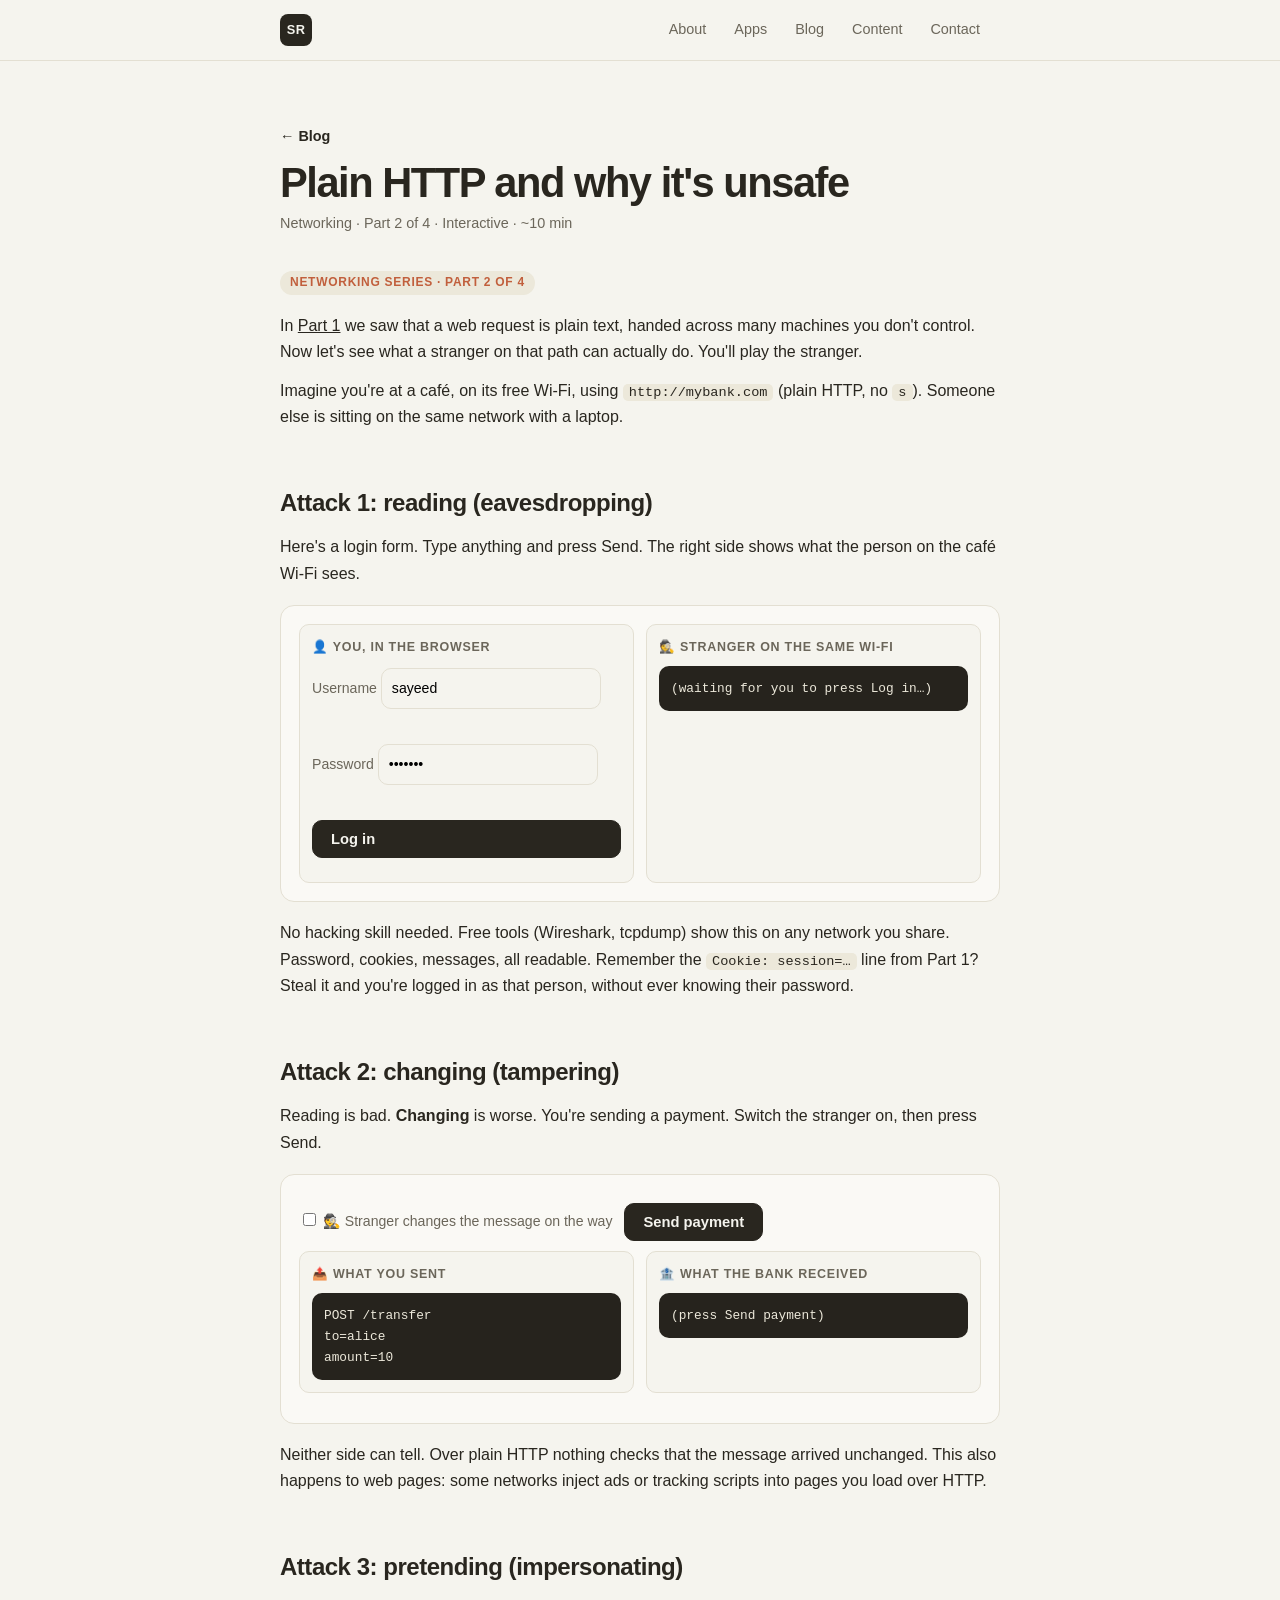
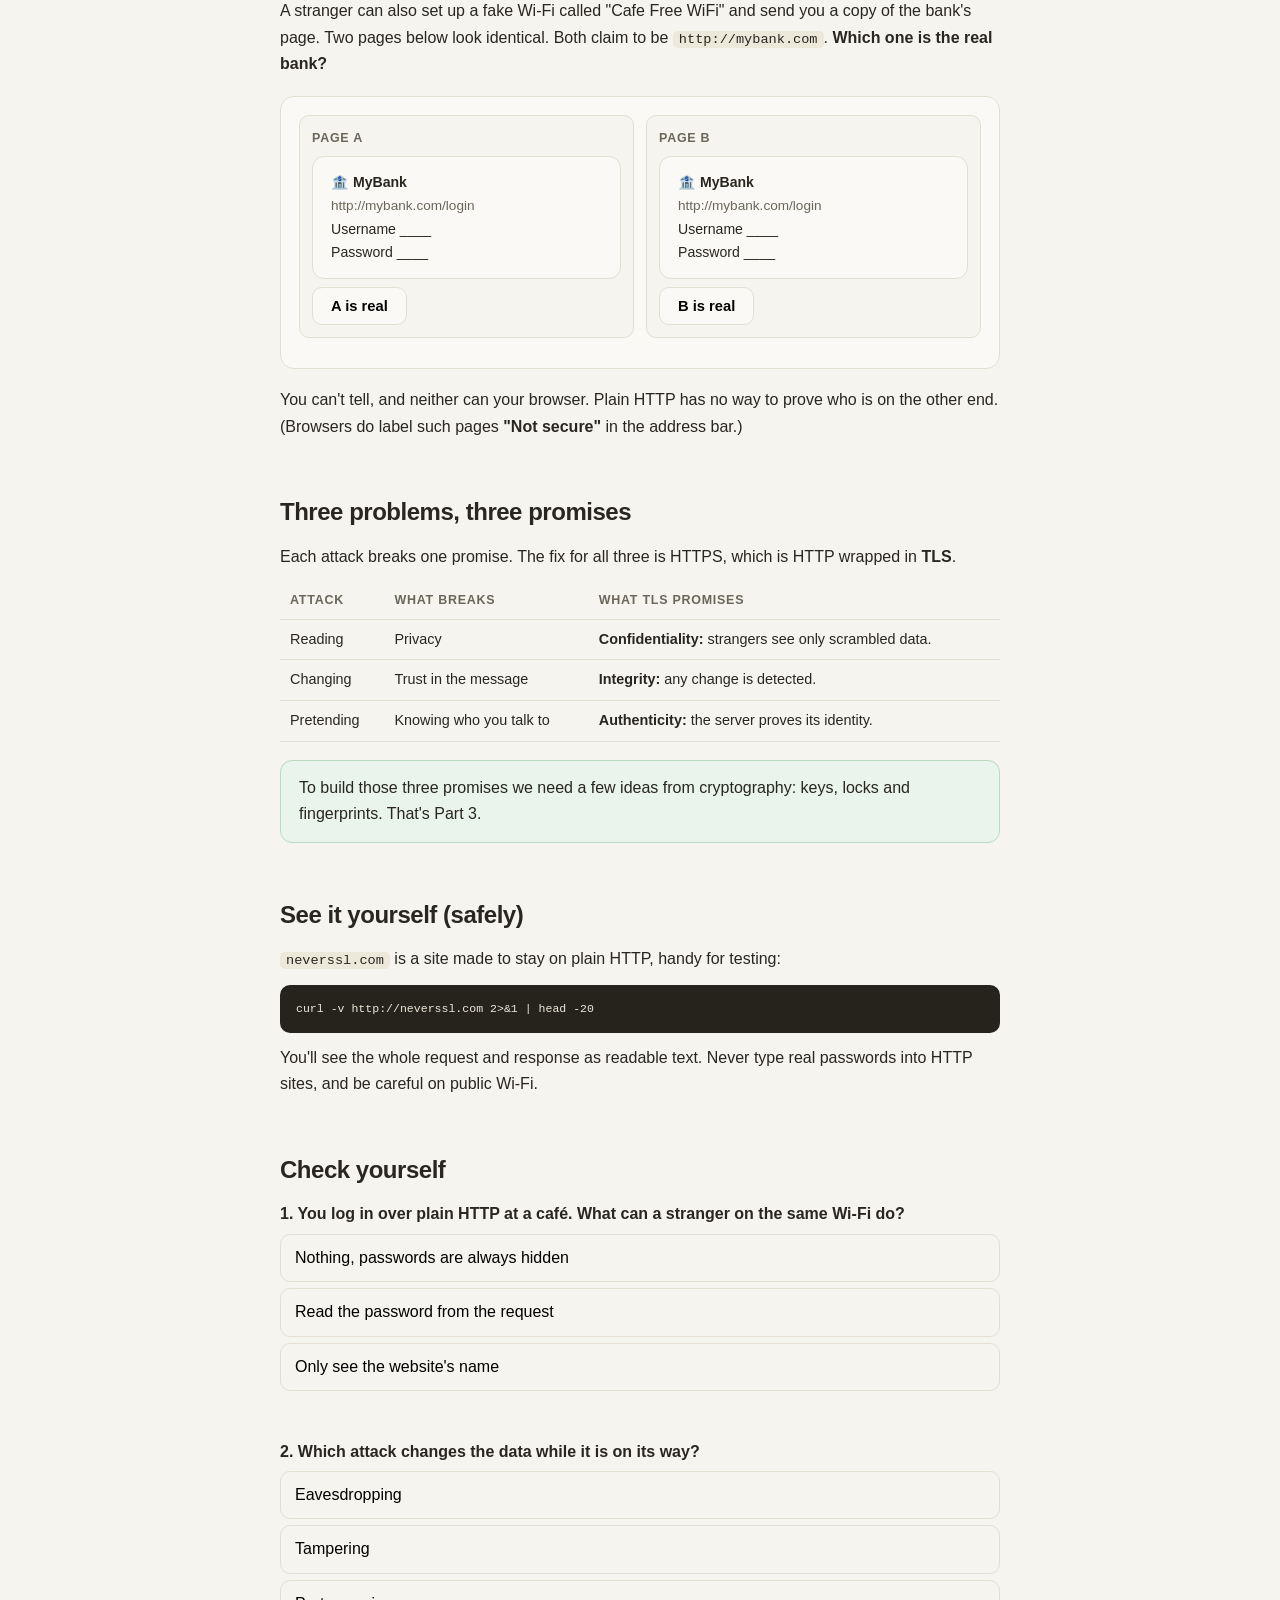
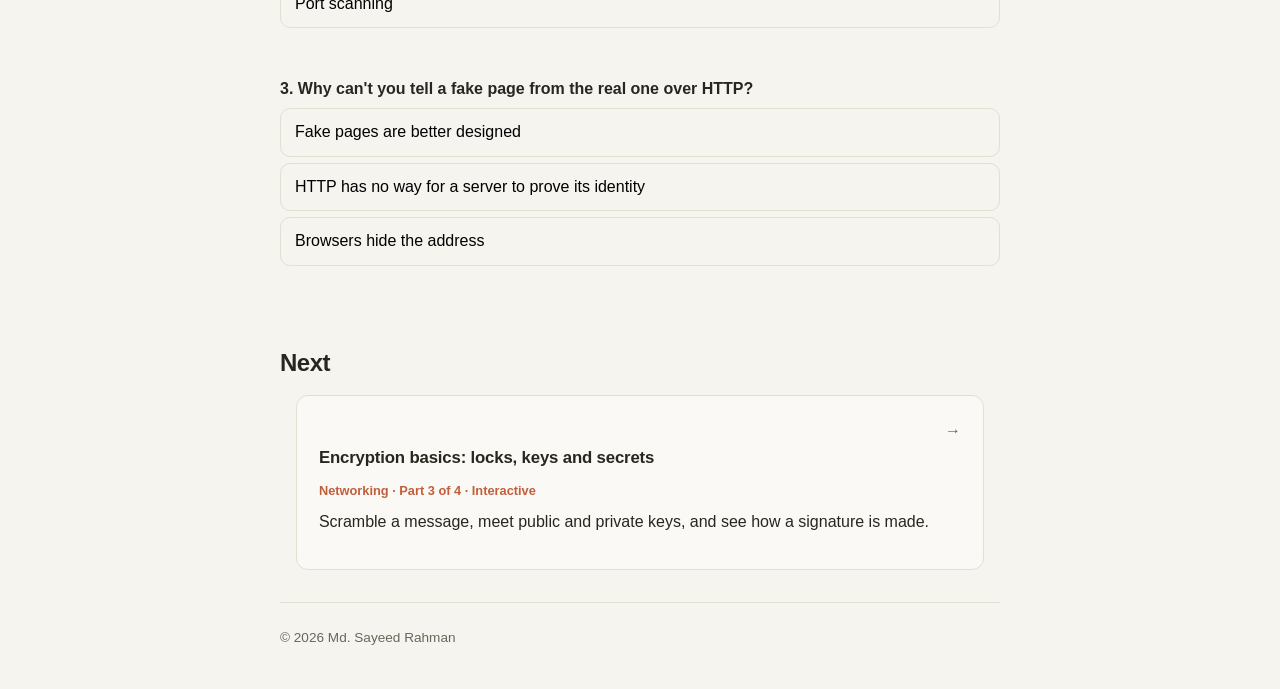
<file: blog/plain-http-unsafe/index.html>
<!DOCTYPE html>
<html lang="en">
<head>
  <meta charset="UTF-8">
  <meta name="viewport" content="width=device-width, initial-scale=1">
  <title>Plain HTTP and why it's unsafe · Md. Sayeed Rahman</title>
  <meta name="description" content="Play the person on the same Wi-Fi: read a password, change a payment, fake a bank. An interactive look at why plain HTTP is unsafe.">
  <link rel="stylesheet" href="../../styles.css">
  <link rel="stylesheet" href="../tutorial.css">
</head>
<body>
  <header class="topbar">
    <div class="wrap bar">
      <a class="brand" href="../../index.html" aria-label="Home">SR</a>
      <nav aria-label="Primary">
        <a href="../../index.html#about">About</a>
        <a href="../../index.html#apps">Apps</a>
        <a href="../../index.html#blog">Blog</a>
        <a href="../../index.html#content">Content</a>
        <a href="../../index.html#contact">Contact</a>
      </nav>
    </div>
  </header>

  <main class="wrap doc">
    <p class="eyebrow"><a href="../index.html">← Blog</a></p>
    <h1>Plain HTTP and why it's unsafe</h1>
    <p class="meta">Networking · Part 2 of 4 · Interactive · ~10 min</p>

    <p><span class="part">Networking series · Part 2 of 4</span></p>
    <p>In <a href="../how-a-website-loads/index.html"><u>Part 1</u></a> we saw that a web request is plain text, handed across many machines you don't control. Now let's see what a stranger on that path can actually do. You'll play the stranger.</p>
    <p>Imagine you're at a café, on its free Wi‑Fi, using <code>http://mybank.com</code> (plain HTTP, no <code>s</code>). Someone else is sitting on the same network with a laptop.</p>

    <h2 class="sec">Attack 1: reading (eavesdropping)</h2>
    <p>Here's a login form. Type anything and press Send. The right side shows what the person on the café Wi‑Fi sees.</p>
    <div class="play">
      <div class="two">
        <div>
          <h4>👤 You, in the browser</h4>
          <div class="ctl" style="flex-direction:column;align-items:stretch">
            <label>Username <input type="text" id="u" value="sayeed"></label>
            <label>Password <input type="password" id="p" value="hunter2"></label>
            <button class="btn btn-primary" type="button" id="send1">Log in</button>
          </div>
          <p class="note" id="sent1"></p>
        </div>
        <div>
          <h4>🕵️ Stranger on the same Wi‑Fi</h4>
          <div class="wire" id="snoop">(waiting for you to press Log in…)</div>
        </div>
      </div>
    </div>
    <p>No hacking skill needed. Free tools (Wireshark, tcpdump) show this on any network you share. Password, cookies, messages, all readable. Remember the <code>Cookie: session=…</code> line from Part 1? Steal it and you're logged in as that person, without ever knowing their password.</p>

    <h2 class="sec">Attack 2: changing (tampering)</h2>
    <p>Reading is bad. <b>Changing</b> is worse. You're sending a payment. Switch the stranger on, then press Send.</p>
    <div class="play">
      <div class="ctl">
        <label><input type="checkbox" id="evil"> 🕵️ Stranger changes the message on the way</label>
        <button class="btn btn-primary" type="button" id="send2">Send payment</button>
      </div>
      <div class="two">
        <div>
          <h4>📤 What you sent</h4>
          <div class="wire" id="out2">POST /transfer
to=alice
amount=10</div>
        </div>
        <div>
          <h4>🏦 What the bank received</h4>
          <div class="wire" id="in2">(press Send payment)</div>
        </div>
      </div>
      <p class="note" id="msg2"></p>
    </div>
    <p>Neither side can tell. Over plain HTTP nothing checks that the message arrived unchanged. This also happens to web pages: some networks inject ads or tracking scripts into pages you load over HTTP.</p>

    <h2 class="sec">Attack 3: pretending (impersonating)</h2>
    <p>A stranger can also set up a fake Wi‑Fi called "Cafe Free WiFi" and send you a copy of the bank's page. Two pages below look identical. Both claim to be <code>http://mybank.com</code>. <b>Which one is the real bank?</b></p>
    <div class="play">
      <div class="two">
        <div>
          <h4>Page A</h4>
          <div class="box" style="margin:0"><b>🏦 MyBank</b><br><span class="note">http://mybank.com/login</span><br>Username ____<br>Password ____</div>
          <button class="btn" type="button" data-pick="A" style="margin-top:8px">A is real</button>
        </div>
        <div>
          <h4>Page B</h4>
          <div class="box" style="margin:0"><b>🏦 MyBank</b><br><span class="note">http://mybank.com/login</span><br>Username ____<br>Password ____</div>
          <button class="btn" type="button" data-pick="B" style="margin-top:8px">B is real</button>
        </div>
      </div>
      <p class="note" id="pick" aria-live="polite"></p>
    </div>
    <p>You can't tell, and neither can your browser. Plain HTTP has no way to prove who is on the other end. (Browsers do label such pages <b>"Not secure"</b> in the address bar.)</p>

    <h2 class="sec">Three problems, three promises</h2>
    <p>Each attack breaks one promise. The fix for all three is HTTPS, which is HTTP wrapped in <b>TLS</b>.</p>
    <table>
      <tr><th>Attack</th><th>What breaks</th><th>What TLS promises</th></tr>
      <tr><td>Reading</td><td>Privacy</td><td><b>Confidentiality:</b> strangers see only scrambled data.</td></tr>
      <tr><td>Changing</td><td>Trust in the message</td><td><b>Integrity:</b> any change is detected.</td></tr>
      <tr><td>Pretending</td><td>Knowing who you talk to</td><td><b>Authenticity:</b> the server proves its identity.</td></tr>
    </table>
    <div class="box tip"><p>To build those three promises we need a few ideas from cryptography: keys, locks and fingerprints. That's Part 3.</p></div>

    <h2 class="sec">See it yourself (safely)</h2>
    <p><code>neverssl.com</code> is a site made to stay on plain HTTP, handy for testing:</p>
<pre><code>curl -v http://neverssl.com 2&gt;&amp;1 | head -20</code></pre>
    <p>You'll see the whole request and response as readable text. Never type real passwords into HTTP sites, and be careful on public Wi‑Fi.</p>

    <h2 class="sec">Check yourself</h2>
    <div class="quiz" id="quiz"></div>

    <h2 class="sec">Next</h2>
    <div class="cards stack"><a class="card project" href="../encryption-basics/index.html">
      <div><h3>Encryption basics: locks, keys and secrets</h3><p class="kind">Networking · Part 3 of 4 · Interactive</p><p>Scramble a message, meet public and private keys, and see how a signature is made.</p></div>
      <span class="arrow" aria-hidden="true">→</span>
    </a></div>

    <footer>
      <span>© <span id="year"></span> Md. Sayeed Rahman</span>
    </footer>
  </main>

  <script src="../tutorial.js"></script>
  <script>
    function esc(s) { return s.replace(/&/g, "&amp;").replace(/</g, "&lt;"); }

    /* ---------- Attack 1: eavesdropping ---------- */
    document.getElementById("send1").addEventListener("click", function () {
      var u = document.getElementById("u").value, p = document.getElementById("p").value;
      document.getElementById("sent1").textContent = "Sent. Looks normal to you.";
      document.getElementById("snoop").innerHTML =
        "POST /login HTTP/1.1\nHost: mybank.com\nContent-Type: application/x-www-form-urlencoded\n\n" +
        "username=" + esc(u) + "&amp;password=<span class=\"hl\">" + esc(p) + "</span>";
    });

    /* ---------- Attack 2: tampering ---------- */
    var evil = document.getElementById("evil");
    document.getElementById("send2").addEventListener("click", function () {
      var got = evil.checked ? "POST /transfer\nto=<span class=\"hl\">mallory</span>\namount=<span class=\"hl\">1000</span>" : "POST /transfer\nto=alice\namount=10";
      document.getElementById("in2").innerHTML = got;
      document.getElementById("msg2").innerHTML = evil.checked
        ? "<span class=\"bad\">The bank paid $1000 to Mallory.</span> It had no way to know the message was altered."
        : "<span class=\"good\">Unchanged, because nobody interfered this time.</span> Now tick the box and try again.";
    });

    /* ---------- Attack 3: impersonating ---------- */
    document.querySelectorAll("[data-pick]").forEach(function (b) {
      b.addEventListener("click", function () {
        document.getElementById("pick").innerHTML = "You picked " + b.dataset.pick + ". <b>It was a coin flip.</b> They look identical, and the address says the same thing. With HTTP there is nothing that proves who is behind a page.";
      });
    });

    quiz(document.getElementById("quiz"), [
      { q: "You log in over plain HTTP at a café. What can a stranger on the same Wi‑Fi do?", o: ["Nothing, passwords are always hidden", "Read the password from the request", "Only see the website's name"], a: 1, e: "HTTP sends everything as readable text." },
      { q: "Which attack changes the data while it is on its way?", o: ["Eavesdropping", "Tampering", "Port scanning"], a: 1, e: "Tampering alters the message in transit. Neither side notices without integrity checks." },
      { q: "Why can't you tell a fake page from the real one over HTTP?", o: ["Fake pages are better designed", "HTTP has no way for a server to prove its identity", "Browsers hide the address"], a: 1, e: "That's the authenticity problem TLS solves with certificates (Part 4)." }
    ]);
  </script>
</body>
</html>
</file>
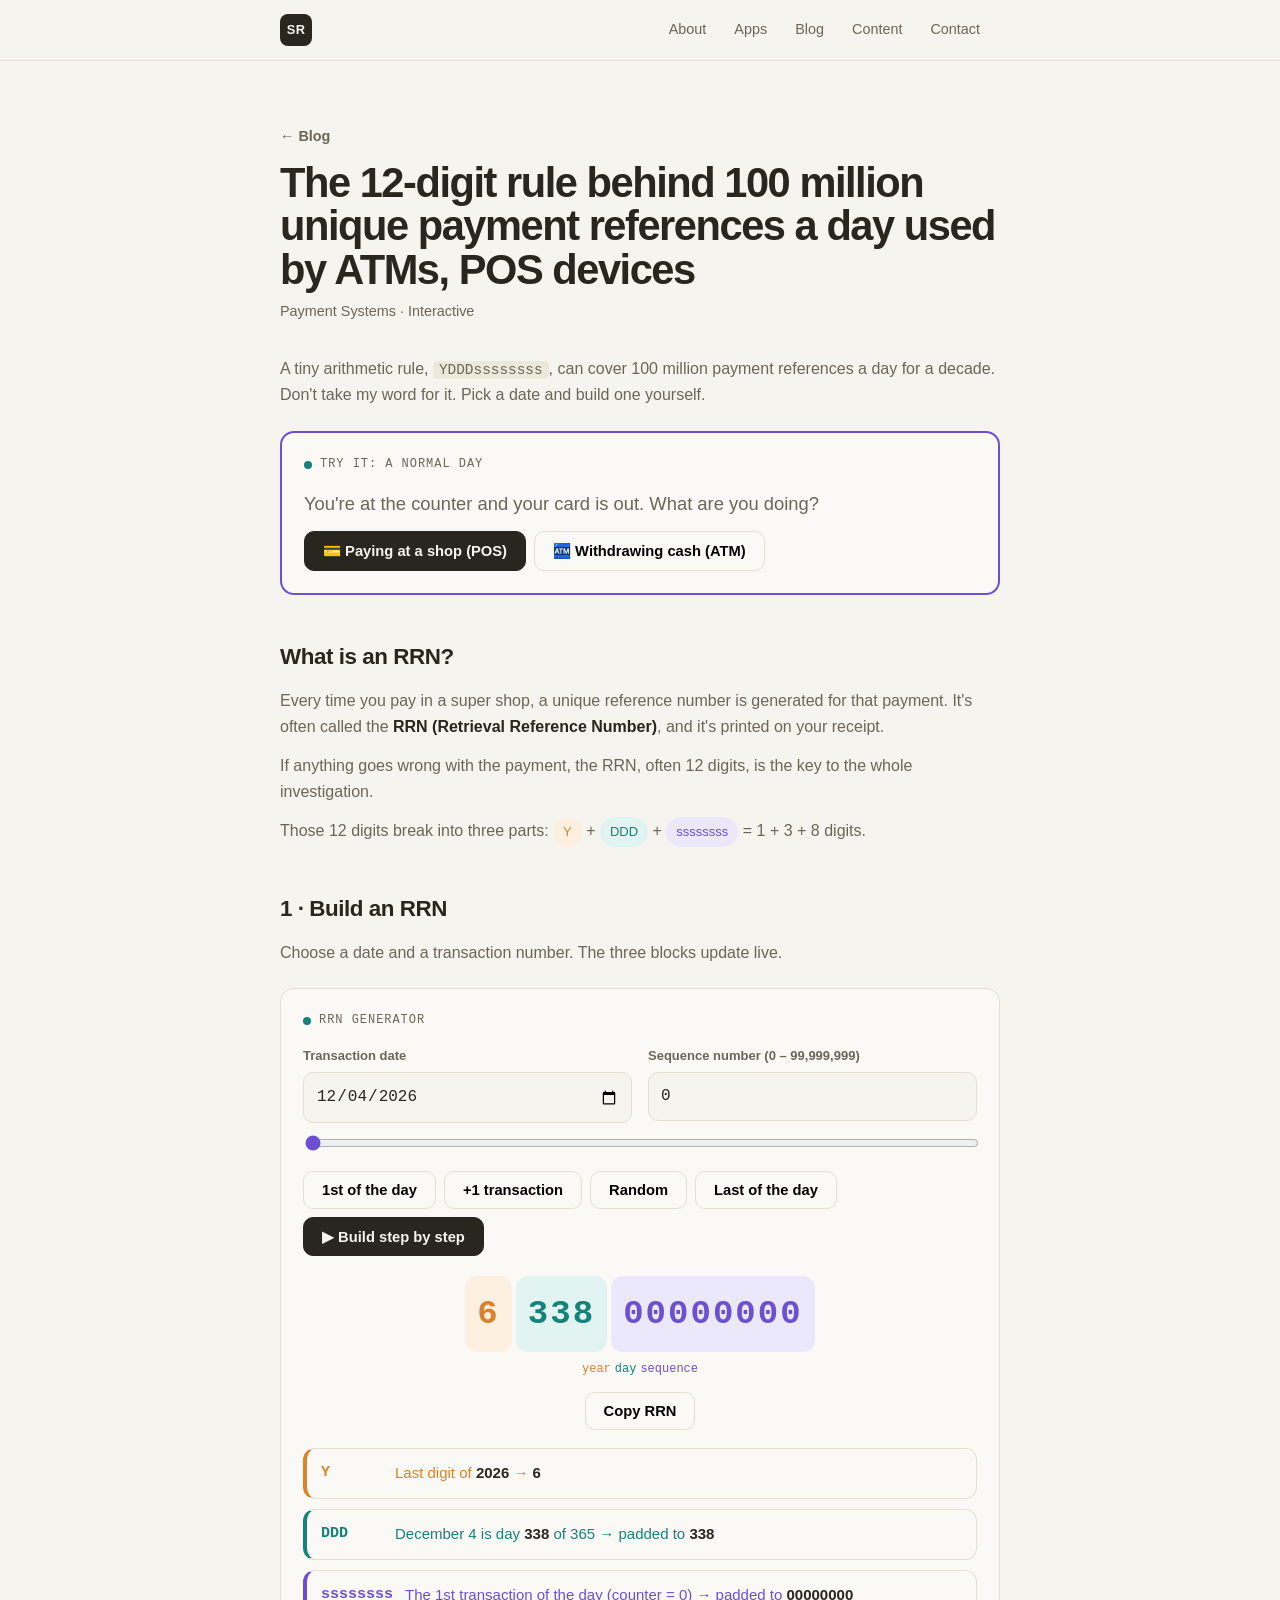
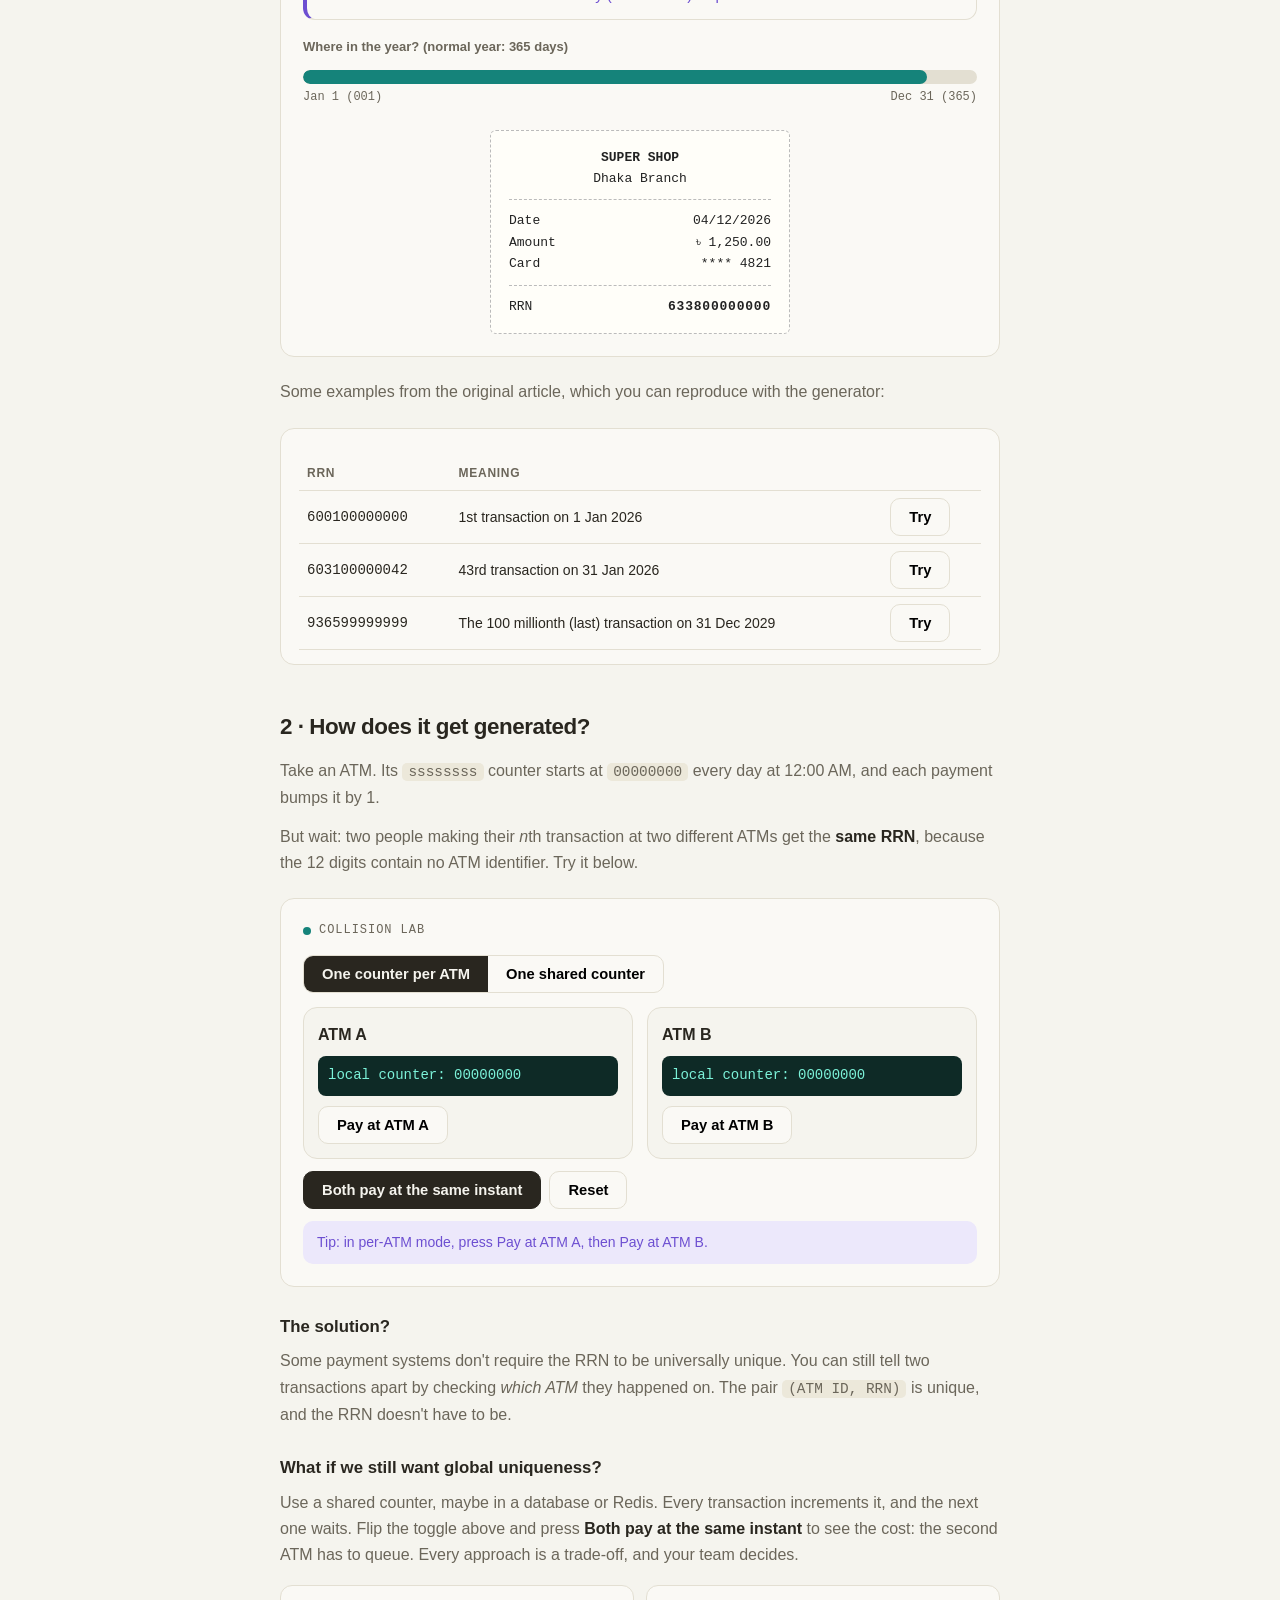
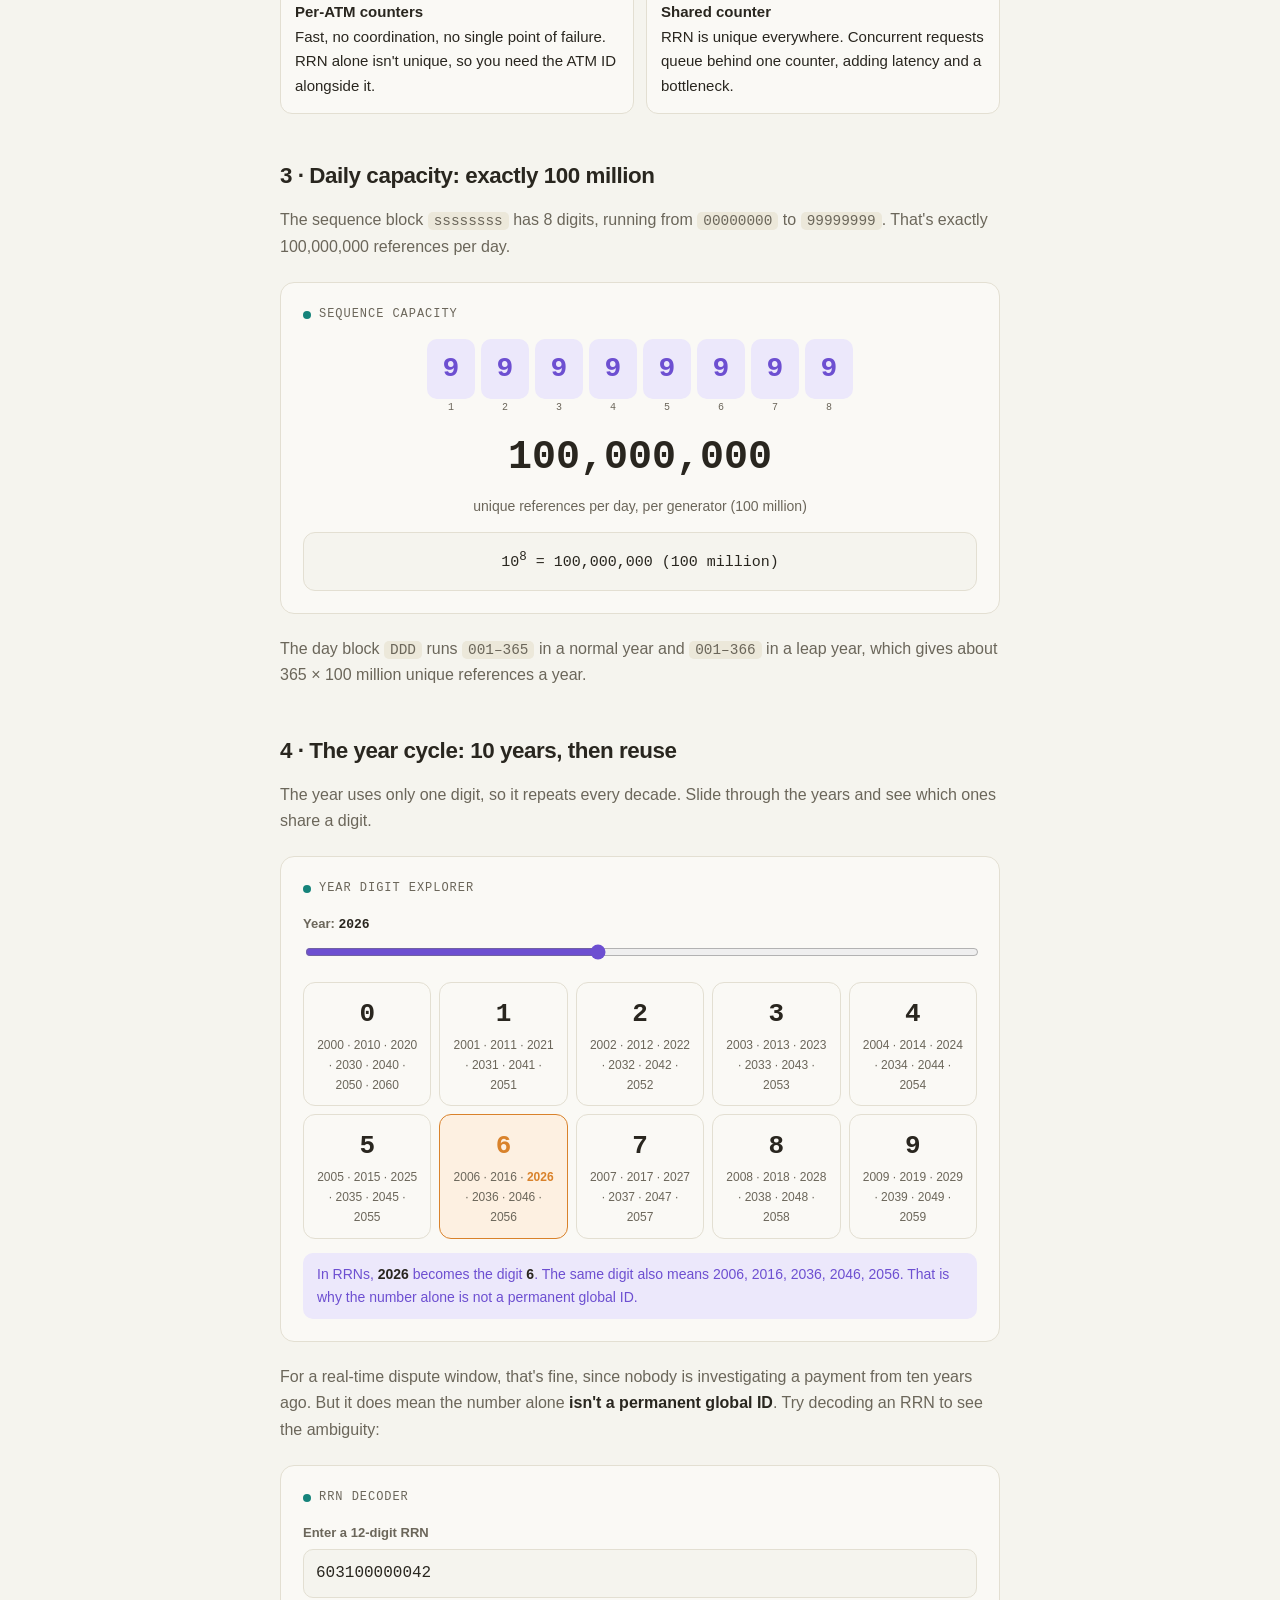
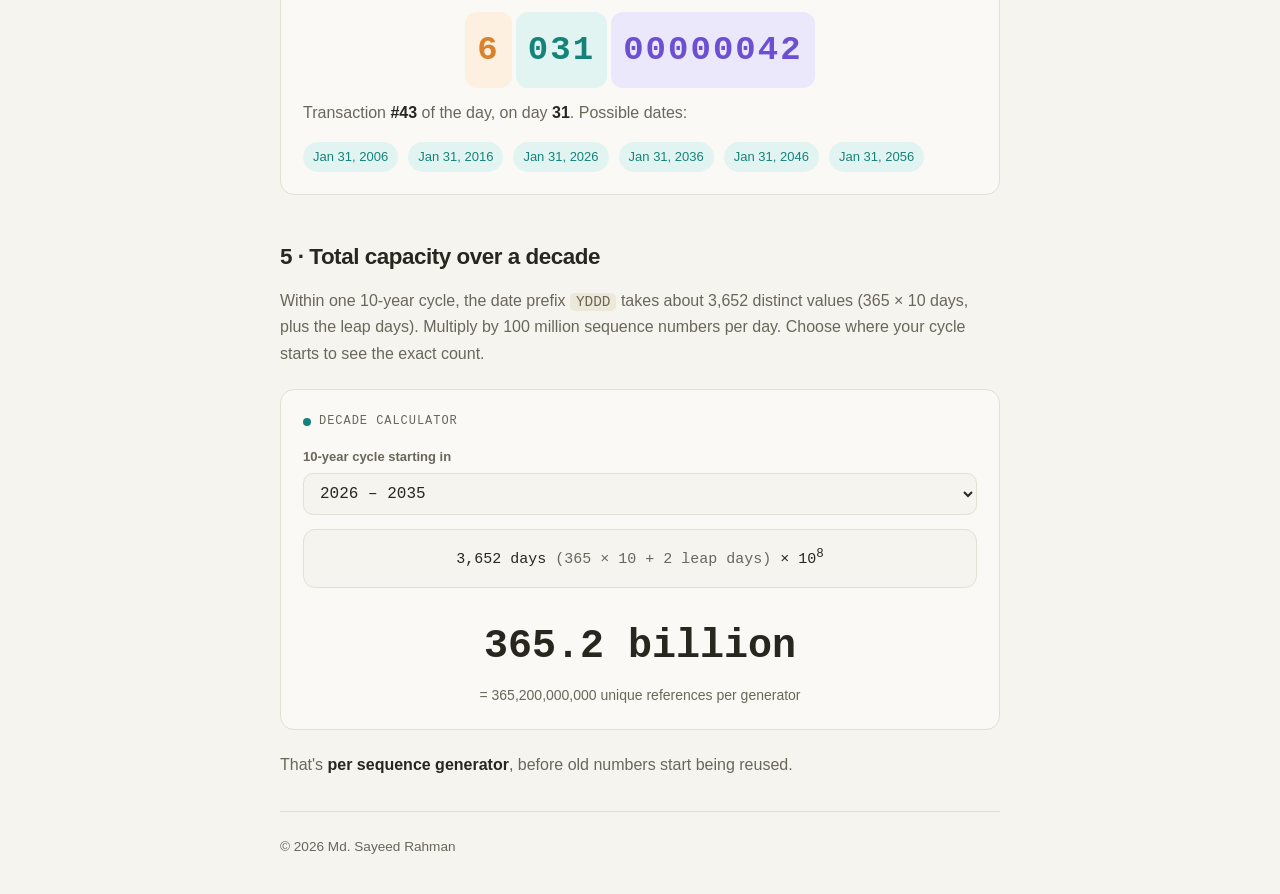
<file: blog/rrn-generation/index.html>
<!DOCTYPE html>
<html lang="en">
<head>
  <meta charset="UTF-8">
  <meta name="viewport" content="width=device-width, initial-scale=1">
  <title>The 12-digit rule behind 100 million unique payment references a day used by ATMs, POS devices · Md. Sayeed Rahman</title>
  <meta name="description" content="The 12-digit rule behind 100 million unique payment references a day used by ATMs and POS devices. Pick a date and build an RRN.">
  <link rel="stylesheet" href="../../styles.css">
  <style>
    :root {
      --y: #d9822b; --y-bg: #fdf0e1;
      --d: #15837a; --d-bg: #e2f4f1;
      --s: #6d4fd1; --s-bg: #ece8fb;
      --bad: #d23b3b; --bad-bg: #fde8e8;
      --ok: var(--trust); --ok-bg: var(--trust-soft);
      --mono: ui-monospace, SFMono-Regular, Menlo, Consolas, monospace;
    }
    .y { color: var(--y); } .d { color: var(--d); } .s { color: var(--s); }
    .mono { font-family: var(--mono); }
    .doc h2 { margin: 44px 0 12px; font-size: 1.4rem; letter-spacing: -0.02em; font-weight: 700; }
    .doc h3 { margin: 26px 0 8px; font-size: 1.05rem; color: var(--ink); }
    .doc code { font-family: var(--mono); font-size: .9em; background: var(--accent-soft); padding: 1px 6px; border-radius: 5px; }
    .pay-stage[hidden], #hkAfter[hidden], #lanes[hidden], .rrn-table[hidden] { display: none; }
    .panel {
      background: var(--surface);
      border: 1px solid var(--line);
      border-radius: 14px;
      padding: 22px;
      margin: 22px 0;
    }
    .panel-title {
      font-family: var(--mono);
      font-size: 12px;
      letter-spacing: .08em;
      text-transform: uppercase;
      color: var(--muted);
      margin-bottom: 14px;
      display: flex;
      align-items: center;
      gap: 8px;
    }
    .panel-title::before { content: ""; width: 8px; height: 8px; border-radius: 50%; background: var(--d); }
    .panel label { display: block; font-size: 13px; color: var(--muted); margin-bottom: 6px; font-weight: 600; }
    .panel input[type=date],
    .panel input[type=number],
    .panel input[type=text],
    .panel select {
      width: 100%;
      padding: 10px 12px;
      border: 1px solid var(--line);
      border-radius: 10px;
      background: var(--bg);
      color: var(--ink);
      font: inherit;
      font-family: var(--mono);
      font-size: 16px;
    }
    .panel input:focus, .panel select:focus { outline: 2px solid var(--s); outline-offset: 2px; }
    .panel input[type=range] { width: 100%; accent-color: var(--s); }
    .grid2 { display: grid; grid-template-columns: 1fr 1fr; gap: 16px; }
    @media (max-width: 560px) { .grid2 { grid-template-columns: 1fr; } }
    .btns { display: flex; flex-wrap: wrap; gap: 8px; margin-top: 12px; }
    .rrn { display: flex; justify-content: center; flex-wrap: wrap; gap: 4px; margin: 20px 0 8px; font-family: var(--mono); font-weight: 700; }
    .seg { display: inline-flex; padding: 10px 12px; border-radius: 12px; font-size: clamp(20px, 5.2vw, 34px); letter-spacing: .06em; transition: opacity .35s, transform .35s; }
    .seg.y { background: var(--y-bg); color: var(--y); }
    .seg.d { background: var(--d-bg); color: var(--d); }
    .seg.s { background: var(--s-bg); color: var(--s); }
    .seg.hide { opacity: 0; transform: translateY(8px); }
    .seglabels { display: flex; justify-content: center; gap: 4px; font-size: 12px; font-family: var(--mono); color: var(--muted); }
    .seglabels span { text-align: center; }
    .legend { display: flex; flex-wrap: wrap; gap: 10px; margin-top: 16px; font-size: 14px; }
    .rrn-chip { display: inline-flex; align-items: center; gap: 6px; padding: 4px 10px; border-radius: 999px; font-size: 13px; }
    .rrn-chip.y { background: var(--y-bg); color: var(--y); }
    .rrn-chip.d { background: var(--d-bg); color: var(--d); }
    .rrn-chip.s { background: var(--s-bg); color: var(--s); }
    .explain { display: grid; gap: 10px; margin-top: 18px; }
    .ex { display: flex; gap: 12px; padding: 12px 14px; border-radius: 12px; border: 1px solid var(--line); font-size: 15px; }
    .ex .tag { font-family: var(--mono); font-weight: 700; min-width: 62px; }
    .ex.y { border-left: 4px solid var(--y); }
    .ex.d { border-left: 4px solid var(--d); }
    .ex.s { border-left: 4px solid var(--s); }
    .daybar { height: 14px; background: var(--line); border-radius: 99px; position: relative; margin: 12px 0 4px; overflow: hidden; }
    .daybar i { position: absolute; left: 0; top: 0; bottom: 0; background: var(--d); border-radius: 99px; transition: width .35s; }
    .daybar-lbl { display: flex; justify-content: space-between; font-size: 12px; color: var(--muted); font-family: var(--mono); }
    .receipt { max-width: 300px; margin: 22px auto 0; background: #fffef9; color: #222; border: 1px dashed #bbb; border-radius: 6px; padding: 16px 18px; font-family: var(--mono); font-size: 13px; position: relative; }
    .receipt hr { border: 0; border-top: 1px dashed #bbb; margin: 10px 0; }
    .receipt .r { display: flex; justify-content: space-between; gap: 10px; }
    .receipt b { letter-spacing: .06em; }
    .receipt .c { text-align: center; font-weight: 700; }
    .atms { display: grid; grid-template-columns: 1fr 1fr; gap: 14px; }
    @media (max-width: 560px) { .atms { grid-template-columns: 1fr; } }
    .atm { border: 1px solid var(--line); border-radius: 14px; padding: 14px; background: var(--bg); }
    .atm .screen { font-family: var(--mono); background: #0e2a26; color: #7cf2d9; border-radius: 8px; padding: 8px 10px; margin: 8px 0 10px; font-size: 14px; }
    .atm.shared .screen { background: #251b45; color: #c3b5ff; }
    .toggle { display: inline-flex; border: 1px solid var(--line); border-radius: 10px; overflow: hidden; margin-bottom: 14px; }
    .toggle .btn { border: 0; border-radius: 0; background: transparent; }
    .toggle .btn.on { background: var(--ink); color: var(--bg); border-color: transparent; }
    .rrn-table { width: 100%; border-collapse: collapse; font-size: 14px; margin-top: 14px; }
    .rrn-table th, .rrn-table td { text-align: left; padding: 7px 8px; border-bottom: 1px solid var(--line); }
    .rrn-table th { font-size: 12px; color: var(--muted); text-transform: uppercase; letter-spacing: .06em; }
    .rrn-table td.m { font-family: var(--mono); }
    .rrn-table tr.dup td { background: var(--bad-bg); }
    .pill { font-size: 11px; font-weight: 700; padding: 2px 8px; border-radius: 99px; background: var(--bad); color: #fff; }
    .pill.ok { background: var(--ok); }
    .banner { margin-top: 12px; padding: 10px 14px; border-radius: 10px; font-size: 14px; }
    .banner.bad { background: var(--bad-bg); color: var(--bad); }
    .banner.ok { background: var(--ok-bg); color: var(--ok); }
    .banner.info { background: var(--s-bg); color: var(--s); }
    .lanes { margin-top: 14px; display: grid; gap: 8px; }
    .lane { display: flex; align-items: center; gap: 10px; font-size: 13px; }
    .lane .nm { width: 54px; font-family: var(--mono); color: var(--muted); }
    .lane .track { flex: 1; height: 22px; background: var(--line); border-radius: 6px; position: relative; overflow: hidden; }
    .lane .bar, .lane .wait { position: absolute; top: 0; bottom: 0; border-radius: 6px; transition: left .6s ease, width .6s ease; left: 0; width: 0; }
    .lane .bar { background: var(--s); }
    .lane .wait { background: repeating-linear-gradient(45deg, var(--bad-bg), var(--bad-bg) 6px, transparent 6px, transparent 12px); border: 1px dashed var(--bad); }
    .slots { display: flex; justify-content: center; gap: 6px; margin: 14px 0; flex-wrap: wrap; }
    .slot { width: clamp(30px, 8vw, 48px); height: clamp(42px, 10vw, 60px); border-radius: 10px; background: var(--s-bg); color: var(--s); display: flex; align-items: center; justify-content: center; font-family: var(--mono); font-weight: 700; font-size: clamp(18px, 5vw, 28px); position: relative; }
    .slot small { position: absolute; bottom: -18px; font-size: 10px; color: var(--muted); font-weight: 400; }
    .rrn-big { font-family: var(--mono); font-size: clamp(26px, 6vw, 40px); font-weight: 700; text-align: center; margin: 26px 0 4px; }
    .sub { text-align: center; color: var(--muted); font-size: 14px; }
    .decade { display: grid; grid-template-columns: repeat(5, 1fr); gap: 8px; margin-top: 14px; }
    @media (max-width: 560px) { .decade { grid-template-columns: repeat(2, 1fr); } }
    .dg { border: 1px solid var(--line); border-radius: 12px; padding: 10px; text-align: center; font-size: 12px; color: var(--muted); transition: all .2s; }
    .dg b { display: block; font-family: var(--mono); font-size: 26px; color: var(--ink); }
    .dg.on { background: var(--y-bg); border-color: var(--y); }
    .dg.on b { color: var(--y); }
    .dg span.hl { color: var(--y); font-weight: 700; }
    .formula { font-family: var(--mono); background: var(--bg); border: 1px solid var(--line); padding: 14px; border-radius: 12px; font-size: 15px; overflow-x: auto; margin-top: 14px; text-align: center; }
    .tradeoff { display: grid; grid-template-columns: 1fr 1fr; gap: 12px; margin: 16px 0; }
    @media (max-width: 560px) { .tradeoff { grid-template-columns: 1fr; } }
    .tradeoff div { padding: 14px; border: 1px solid var(--line); border-radius: 12px; background: var(--surface); font-size: 15px; }
    .toast { position: fixed; left: 50%; bottom: 24px; transform: translate(-50%, 40px); background: var(--ink); color: var(--bg); padding: 8px 16px; border-radius: 99px; font-size: 14px; opacity: 0; transition: all .25s; pointer-events: none; }
    .toast.show { opacity: 1; transform: translate(-50%, 0); }
    .hook { border-width: 2px; border-color: var(--s); }
    .hook-q { font-size: 1.15rem; margin: 0 0 14px; }
    .pay-stage { margin-top: 18px; display: grid; grid-template-columns: 1fr 1fr; gap: 18px; align-items: start; }
    @media (max-width: 560px) { .pay-stage { grid-template-columns: 1fr; } }
    .dev { background: #22262e; border-radius: 16px; padding: 14px; border-bottom: 8px solid #14161b; }
    .dscr { background: #0e2a26; color: #7cf2d9; font-family: var(--mono); border-radius: 8px; padding: 18px 12px; min-height: 96px; display: flex; align-items: center; justify-content: center; text-align: center; font-size: 15px; }
    .dscr.ok { background: #12381f; color: #8dffb0; font-weight: 700; }
    .slipwrap { overflow: hidden; padding-top: 2px; }
    .slip { margin: 0 auto; transform: translateY(-110%); opacity: 0; transition: transform .8s cubic-bezier(.2,.8,.2,1), opacity .4s; }
    .slip.out { transform: none; opacity: 1; }
    .slip .seg { padding: 0; background: none; font-size: inherit; display: inline; letter-spacing: .06em; }
    @media (prefers-reduced-motion: reduce) {
      .seg, .daybar i, .lane .bar, .lane .wait, .slip, .toast { transition: none !important; }
    }

  </style>
</head>
<body>
  <header class="topbar">
    <div class="wrap bar">
      <a class="brand" href="../../index.html" aria-label="Home">SR</a>
      <nav aria-label="Primary">
        <a href="../../index.html#about">About</a>
        <a href="../../index.html#apps">Apps</a>
        <a href="../../index.html#blog">Blog</a>
        <a href="../../index.html#content">Content</a>
        <a href="../../index.html#contact">Contact</a>
      </nav>
    </div>
  </header>

  <main class="wrap doc">
    <p class="eyebrow"><a href="../index.html">← Blog</a></p>
    <h1>The 12-digit rule behind 100 million unique payment references a day used by ATMs, POS devices</h1>
    <p class="meta">Payment Systems · Interactive</p>

    <p>A tiny arithmetic rule, <code>YDDDssssssss</code>, can cover 100 million payment references a day for a decade. Don't take my word for it. Pick a date and build one yourself.</p>

<div class="panel hook" id="hook">
    <div class="panel-title">Try it: a normal day</div>
    <p class="hook-q">You're at the counter and your card is out. What are you doing?</p>
    <div class="btns" style="margin-top:0">
      <button id="hkPos" type="button" class="btn btn-primary">💳 Paying at a shop (POS)</button>
      <button id="hkAtm" class="btn" type="button">🏧 Withdrawing cash (ATM)</button>
    </div>
    <div class="pay-stage" id="stage" hidden>
      <div class="dev"><div class="dscr" id="dscr"></div></div>
      <div class="slipwrap"><div class="receipt slip" id="slip">
        <div class="c" id="slTitle"></div>
        <div class="c" style="font-weight:400" id="slSub"></div>
        <hr>
        <div class="r"><span>Amount</span><span id="slAmt"></span></div>
        <div class="r"><span>Card</span><span>**** 4821</span></div>
        <hr>
        <div class="r"><span>RRN</span><b id="slRrn"></b></div>
      </div></div>
    </div>
    <div id="hkAfter" hidden>
      <p style="margin:16px 0 12px">See that 12-digit number at the bottom? That's the <strong>RRN</strong>. If this payment ever goes wrong, it's the first thing anyone will ask you for. So how can 12 digits stay unique across <strong>100 million payments a day</strong>?</p>
      <button id="hkGo" type="button" class="btn btn-primary">Decode this receipt ↓</button>
    </div>
  </div>




  <h2>What is an RRN?</h2>
  <p>Every time you pay in a super shop, a unique reference number is generated for that payment. It's often called the <strong>RRN (Retrieval Reference Number)</strong>, and it's printed on your receipt.</p>
  <p>If anything goes wrong with the payment, the RRN, often 12 digits, is the key to the whole investigation.</p>
  <p>Those 12 digits break into three parts: <span class="rrn-chip y">Y</span> + <span class="rrn-chip d">DDD</span> + <span class="rrn-chip s">ssssssss</span> = 1 + 3 + 8 digits.</p>



  <h2 id="build">1 · Build an RRN</h2>
  <p>Choose a date and a transaction number. The three blocks update live.</p>

  <div class="panel" id="gen">
    <div class="panel-title">RRN generator</div>
    <div class="grid2">
      <div>
        <label for="date">Transaction date</label>
        <input type="date" id="date">
      </div>
      <div>
        <label for="seq">Sequence number (0 – 99,999,999)</label>
        <input type="number" id="seq" min="0" max="99999999" value="0">
      </div>
    </div>
    <input type="range" id="seqRange" min="0" max="99999999" value="0" style="margin-top:12px" aria-label="Sequence slider">
    <div class="btns">
      <button id="first" class="btn" type="button">1st of the day</button>
      <button id="plus" class="btn" type="button">+1 transaction</button>
      <button id="rand" class="btn" type="button">Random</button>
      <button id="last" class="btn" type="button">Last of the day</button>
      <button id="play" type="button" class="btn btn-primary">▶ Build step by step</button>
    </div>

    <div class="rrn" id="rrn" aria-live="polite">
      <span class="seg y" id="sY">6</span>
      <span class="seg d" id="sD">001</span>
      <span class="seg s" id="sS">00000000</span>
    </div>
    <div class="seglabels" id="segLabels">
      <span style="color:var(--y)">year</span><span style="color:var(--d)">day</span><span style="color:var(--s)">sequence</span>
    </div>
    <div class="btns" style="justify-content:center"><button id="copy" class="btn" type="button">Copy RRN</button></div>

    <div class="explain">
      <div class="ex y"><span class="tag y">Y</span><span id="exY"></span></div>
      <div class="ex d"><span class="tag d">DDD</span><span id="exD"></span></div>
      <div class="ex s"><span class="tag s">ssssssss</span><span id="exS"></span></div>
    </div>

    <div style="margin-top:16px">
      <label>Where in the year? <span id="leapNote"></span></label>
      <div class="daybar"><i id="dayFill"></i></div>
      <div class="daybar-lbl"><span>Jan 1 (001)</span><span id="dayEnd">Dec 31 (365)</span></div>
    </div>

    <div class="receipt" aria-hidden="true">
      <div class="c">SUPER SHOP</div>
      <div class="c" style="font-weight:400">Dhaka Branch</div>
      <hr>
      <div class="r"><span>Date</span><span id="rcDate"></span></div>
      <div class="r"><span>Amount</span><span>৳ 1,250.00</span></div>
      <div class="r"><span>Card</span><span>**** 4821</span></div>
      <hr>
      <div class="r"><span>RRN</span><b id="rcRrn"></b></div>
    </div>
  </div>

  <p>Some examples from the original article, which you can reproduce with the generator:</p>
  <div class="panel" style="padding:14px 18px">
    <table class="rrn-table">
      <tr><th>RRN</th><th>Meaning</th><th></th></tr>
      <tr><td class="m">600100000000</td><td>1st transaction on 1 Jan 2026</td><td><button class="btn" type="button" data-ex="2026-01-01,0">Try</button></td></tr>
      <tr><td class="m">603100000042</td><td>43rd transaction on 31 Jan 2026</td><td><button class="btn" type="button" data-ex="2026-01-31,42">Try</button></td></tr>
      <tr><td class="m">936599999999</td><td>The 100 millionth (last) transaction on 31 Dec 2029</td><td><button class="btn" type="button" data-ex="2029-12-31,99999999">Try</button></td></tr>
    </table>
  </div>



  <h2>2 · How does it get generated?</h2>
  <p>Take an ATM. Its <code>ssssssss</code> counter starts at <code>00000000</code> every day at 12:00 AM, and each payment bumps it by 1.</p>
  <p>But wait: two people making their <em>n</em>th transaction at two different ATMs get the <strong>same RRN</strong>, because the 12 digits contain no ATM identifier. Try it below.</p>

  <div class="panel" id="atmCard">
    <div class="panel-title">Collision lab</div>
    <div class="toggle" role="group" aria-label="Counter mode">
      <button id="modePer" class="btn on" type="button">One counter per ATM</button>
      <button id="modeShared" class="btn" type="button">One shared counter</button>
    </div>

    <div class="atms" id="atms"></div>

    <div class="btns">
      <button id="payBoth" type="button" class="btn btn-primary">Both pay at the same instant</button>
      <button id="resetAtm" class="btn" type="button">Reset</button>
    </div>

    <div class="lanes" id="lanes" hidden>
      <div class="lane"><span class="nm">ATM A</span><div class="track"><div class="bar" id="barA"></div></div></div>
      <div class="lane"><span class="nm">ATM B</span><div class="track"><div class="wait" id="waitB"></div><div class="bar" id="barB"></div></div></div>
    </div>

    <div id="atmBanner"></div>

    <table class="rrn-table" id="logTbl" hidden>
      <thead><tr><th>#</th><th>ATM</th><th>RRN</th><th>Status</th></tr></thead>
      <tbody id="log"></tbody>
    </table>
  </div>

  <h3>The solution?</h3>
  <p>Some payment systems don't require the RRN to be universally unique. You can still tell two transactions apart by checking <em>which ATM</em> they happened on. The pair <code>(ATM ID, RRN)</code> is unique, and the RRN doesn't have to be.</p>

  <h3>What if we still want global uniqueness?</h3>
  <p>Use a shared counter, maybe in a database or Redis. Every transaction increments it, and the next one waits. Flip the toggle above and press <strong>Both pay at the same instant</strong> to see the cost: the second ATM has to queue. Every approach is a trade-off, and your team decides.</p>
  <div class="tradeoff">
    <div><strong>Per-ATM counters</strong><br>Fast, no coordination, no single point of failure. RRN alone isn't unique, so you need the ATM ID alongside it.</div>
    <div><strong>Shared counter</strong><br>RRN is unique everywhere. Concurrent requests queue behind one counter, adding latency and a bottleneck.</div>
  </div>



  <h2>3 · Daily capacity: exactly 100 million</h2>
  <p>The sequence block <code>ssssssss</code> has 8 digits, running from <code>00000000</code> to <code>99999999</code>. That's exactly 100,000,000 references per day.</p>
  <div class="panel">
    <div class="panel-title">Sequence capacity</div>
    <div class="slots" id="slots"></div>
    <div class="rrn-big" id="capDay">100,000,000</div>
    <div class="sub">unique references per day, per generator (100 million)</div>
    <div class="formula" id="capFormula">10<sup>8</sup> = 100,000,000</div>
  </div>
  <p>The day block <code>DDD</code> runs <code>001–365</code> in a normal year and <code>001–366</code> in a leap year, which gives about 365 × 100 million unique references a year.</p>



  <h2>4 · The year cycle: 10 years, then reuse</h2>
  <p>The year uses only one digit, so it repeats every decade. Slide through the years and see which ones share a digit.</p>
  <div class="panel">
    <div class="panel-title">Year digit explorer</div>
    <label for="yr">Year: <strong id="yrLbl" class="mono">2026</strong></label>
    <input type="range" id="yr" min="2000" max="2060" value="2026">
    <div class="decade" id="decade"></div>
    <div class="banner info" id="yrNote" style="margin-top:14px"></div>
  </div>
  <p>For a real-time dispute window, that's fine, since nobody is investigating a payment from ten years ago. But it does mean the number alone <strong>isn't a permanent global ID</strong>. Try decoding an RRN to see the ambiguity:</p>

  <div class="panel">
    <div class="panel-title">RRN decoder</div>
    <label for="dec">Enter a 12-digit RRN</label>
    <input type="text" id="dec" inputmode="numeric" maxlength="12" value="603100000042" placeholder="e.g. 603100000042">
    <div id="decOut" style="margin-top:14px"></div>
  </div>



  <h2>5 · Total capacity over a decade</h2>
  <p>Within one 10-year cycle, the date prefix <code>YDDD</code> takes about 3,652 distinct values (365 × 10 days, plus the leap days). Multiply by 100 million sequence numbers per day. Choose where your cycle starts to see the exact count.</p>
  <div class="panel">
    <div class="panel-title">Decade calculator</div>
    <label for="cycle">10-year cycle starting in</label>
    <select id="cycle"></select>
    <div class="formula" id="capCalc"></div>
    <div class="rrn-big" id="capTotal"></div>
    <div class="sub" id="capTotalSub"></div>
  </div>
  <p>That's <strong>per sequence generator</strong>, before old numbers start being reused.</p>




    <footer>
      <span>© <span id="year"></span> Md. Sayeed Rahman</span>
    </footer>
  </main>
  <div class="toast" id="toast"></div>

  <script>
    document.getElementById("year").textContent = new Date().getFullYear();
  </script>
<script>
(function(){
  const $ = id => document.getElementById(id);
  const pad = (n,l) => String(n).padStart(l,'0');
  const fmt = n => n.toLocaleString('en-US');
  const isLeap = y => (y%4===0 && y%100!==0) || y%400===0;
  const daysIn = y => isLeap(y) ? 366 : 365;
  const MONTHS = ['January','February','March','April','May','June','July','August','September','October','November','December'];
  const MAXSEQ = 99999999;

  function doy(y,m,d){ return Math.round((Date.UTC(y,m-1,d) - Date.UTC(y,0,0)) / 864e5); }
  function dateFromDoy(y,n){ const dt = new Date(Date.UTC(y,0,n)); return {m:dt.getUTCMonth(), d:dt.getUTCDate()}; }
  function parseDate(v){ const p = v.split('-').map(Number); return p.length===3 && p.every(Number.isFinite) ? {y:p[0],m:p[1],d:p[2]} : null; }
  function clampSeq(v){ v = Math.floor(Number(v)); if(!Number.isFinite(v)||v<0) return 0; return Math.min(v,MAXSEQ); }
  function toast(msg){ const t=$('toast'); t.textContent=msg; t.classList.add('show'); clearTimeout(toast.t); toast.t=setTimeout(()=>t.classList.remove('show'),1500); }
  function ordinal(n){ const s=['th','st','nd','rd'], v=n%100; return n+(s[(v-20)%10]||s[v]||s[0]); }

  /* ---------- 1. Generator ---------- */
  const dateEl=$('date'), seqEl=$('seq'), rangeEl=$('seqRange');
  const now = new Date();
  dateEl.value = now.getFullYear()+'-'+pad(now.getMonth()+1,2)+'-'+pad(now.getDate(),2);

  function current(){
    const dt = parseDate(dateEl.value);
    if(!dt || dt.y<1000) return null;
    const n = doy(dt.y,dt.m,dt.d);
    return {dt, n, Y:dt.y%10, seq:clampSeq(seqEl.value)};
  }
  function prefix(){
    const c = current(); if(!c) return null;
    return c.Y + pad(c.n,3);
  }
  function renderGen(){
    const c = current();
    if(!c){ return; }
    const sY=String(c.Y), sD=pad(c.n,3), sS=pad(c.seq,8);
    $('sY').textContent=sY; $('sD').textContent=sD; $('sS').textContent=sS;
    $('exY').innerHTML = 'Last digit of <strong>'+c.dt.y+'</strong> → <strong class="y">'+sY+'</strong>';
    $('exD').innerHTML = MONTHS[c.dt.m-1]+' '+c.dt.d+' is day <strong class="d">'+c.n+'</strong> of '+daysIn(c.dt.y)+' → padded to <strong class="d">'+sD+'</strong>';
    $('exS').innerHTML = (c.seq===0?'The 1st':ordinal(c.seq+1))+' transaction of the day (counter = '+fmt(c.seq)+') → padded to <strong class="s">'+sS+'</strong>';
    const total = daysIn(c.dt.y);
    $('dayFill').style.width = (c.n/total*100)+'%';
    $('dayEnd').textContent = 'Dec 31 ('+pad(total,3)+')';
    $('leapNote').textContent = isLeap(c.dt.y) ? '(leap year: 366 days)' : '(normal year: 365 days)';
    const rrn = sY+sD+sS;
    $('rcRrn').textContent = rrn;
    $('rcDate').textContent = pad(c.dt.d,2)+'/'+pad(c.dt.m,2)+'/'+c.dt.y;
    rangeEl.value = c.seq;
    window.__rrn = rrn;
    renderDecoderHint();
  }
  function setSeq(v){ seqEl.value = clampSeq(v); renderGen(); }
  seqEl.addEventListener('input', ()=>{ if(seqEl.value!=='') renderGen(); });
  seqEl.addEventListener('blur', ()=>setSeq(seqEl.value||0));
  rangeEl.addEventListener('input', ()=>setSeq(rangeEl.value));
  dateEl.addEventListener('input', renderGen);
  $('first').onclick = ()=>setSeq(0);
  $('plus').onclick  = ()=>setSeq(clampSeq(seqEl.value)+1);
  $('last').onclick  = ()=>setSeq(MAXSEQ);
  $('rand').onclick  = ()=>setSeq(Math.floor(Math.random()*(MAXSEQ+1)));
  $('copy').onclick  = ()=>{
    const t = window.__rrn;
    (navigator.clipboard ? navigator.clipboard.writeText(t) : Promise.reject()).then(()=>toast('Copied '+t)).catch(()=>toast(t));
  };
  document.querySelectorAll('[data-ex]').forEach(b=>b.onclick=()=>{
    const [d,s]=b.dataset.ex.split(',');
    dateEl.value=d; setSeq(Number(s));
    $('gen').scrollIntoView({behavior:'smooth',block:'center'});
  });
  $('play').onclick = ()=>{
    const segs=[$('sY'),$('sD'),$('sS')];
    segs.forEach(s=>s.classList.add('hide'));
    segs.forEach((s,i)=>setTimeout(()=>s.classList.remove('hide'), 450*(i+1)));
  };

  /* ---------- 2. Collision lab ---------- */
  let mode='per', counters={A:0,B:0}, shared=0, log=[];
  function atmCard(id){
    const val = mode==='per' ? counters[id] : shared;
    return '<div class="atm '+(mode==='shared'?'shared':'')+'">'+
      '<strong>ATM '+id+'</strong>'+
      '<div class="screen">'+(mode==='per'?'local counter':'shared counter')+': '+pad(val,8)+'</div>'+
      '<button class="btn" type="button" data-pay="'+id+'">Pay at ATM '+id+'</button></div>';
  }
  function pay(id){
    const p = prefix() || '6001';
    let n;
    if(mode==='per'){ n=counters[id]++; } else { n=shared++; }
    log.push({atm:id, rrn:p+pad(n,8)});
    renderAtm();
  }
  function renderAtm(){
    $('atms').innerHTML = atmCard('A')+atmCard('B');
    document.querySelectorAll('[data-pay]').forEach(b=>b.onclick=()=>pay(b.dataset.pay));
    $('modePer').classList.toggle('on',mode==='per');
    $('modeShared').classList.toggle('on',mode==='shared');
    const counts={}; log.forEach(l=>counts[l.rrn]=(counts[l.rrn]||0)+1);
    $('logTbl').hidden = log.length===0;
    $('log').innerHTML = log.map((l,i)=>{
      const dup = counts[l.rrn]>1;
      return '<tr class="'+(dup?'dup':'')+'"><td>'+(i+1)+'</td><td>'+l.atm+'</td><td class="m">'+l.rrn+'</td><td>'+
        (dup?'<span class="pill">SAME RRN</span>':'<span class="pill ok">unique</span>')+'</td></tr>';
    }).join('');
    const hasDup = Object.values(counts).some(c=>c>1);
    let html='';
    if(hasDup) html='<div class="banner bad"><strong>Collision!</strong> Two different payments carry the same RRN. Tell them apart with the pair (ATM ID, RRN), or switch to a shared counter.</div>';
    else if(log.length>1) html='<div class="banner ok">'+(mode==='shared'?'Every RRN is globally unique, because they all draw from one counter.':'No collisions yet. Press Pay on both ATMs when their counters match.')+'</div>';
    else html='<div class="banner info">Tip: in per-ATM mode, press Pay at ATM A, then Pay at ATM B.</div>';
    $('atmBanner').innerHTML = html;
  }
  function setMode(m){ mode=m; counters={A:0,B:0}; shared=0; log=[]; $('lanes').hidden=true; renderAtm(); }
  $('modePer').onclick=()=>setMode('per');
  $('modeShared').onclick=()=>setMode('shared');
  $('resetAtm').onclick=()=>setMode(mode);
  $('payBoth').onclick=()=>{
    const lanes=$('lanes'), bA=$('barA'), bB=$('barB'), wB=$('waitB');
    lanes.hidden=false;
    [bA,bB,wB].forEach(e=>{e.style.transition='none';e.style.left='0';e.style.width='0';});
    void lanes.offsetWidth;
    [bA,bB,wB].forEach(e=>e.style.transition='');
    requestAnimationFrame(()=>{
      bA.style.left='0'; bA.style.width='40%';
      if(mode==='per'){ bB.style.left='0'; bB.style.width='40%'; }
      else { wB.style.left='0'; wB.style.width='40%'; setTimeout(()=>{ wB.style.width='0'; bB.style.left='40%'; bB.style.width='40%'; },600); }
    });
    pay('A'); pay('B');
  };

  /* ---------- 3. Capacity ---------- */
  (function(){
    const s=$('slots');
    for(let i=0;i<8;i++){ s.insertAdjacentHTML('beforeend','<div class="slot">9<small>'+(i+1)+'</small></div>'); }
    $('capFormula').innerHTML = '10<sup>8</sup> = 100,000,000 (100 million)';
  })();

  /* ---------- 4. Year cycle ---------- */
  const yrEl=$('yr');
  function renderYear(){
    const y=Number(yrEl.value), dgt=y%10;
    $('yrLbl').textContent=y;
    let html='';
    for(let d=0;d<10;d++){
      const yrs=[]; for(let k=2000+d;k<=2060;k+=10) yrs.push(k);
      html+='<div class="dg '+(d===dgt?'on':'')+'"><b>'+d+'</b>'+yrs.map(k=>k===y?'<span class="hl">'+k+'</span>':k).join(' · ')+'</div>';
    }
    $('decade').innerHTML=html;
    const same=[]; for(let k=2000+dgt;k<=2060;k+=10) if(k!==y) same.push(k);
    $('yrNote').innerHTML='In RRNs, <strong>'+y+'</strong> becomes the digit <strong>'+dgt+'</strong>. The same digit also means '+same.join(', ')+'. That is why the number alone is not a permanent global ID.';
  }
  yrEl.addEventListener('input',renderYear); renderYear();

  /* Decoder */
  const decEl=$('dec');
  function renderDecoder(){
    const v=decEl.value.replace(/\D/g,'');
    if(decEl.value!==v) decEl.value=v;
    const out=$('decOut');
    if(v.length!==12){ out.innerHTML='<div class="banner info">Enter exactly 12 digits ('+v.length+'/12).</div>'; return; }
    const Y=Number(v[0]), D=Number(v.slice(1,4)), S=Number(v.slice(4));
    let html='<div class="rrn" style="margin:0 0 12px"><span class="seg y">'+v[0]+'</span><span class="seg d">'+v.slice(1,4)+'</span><span class="seg s">'+v.slice(4)+'</span></div>';
    if(D<1||D>366){ html+='<div class="banner bad">Day-of-year <strong>'+pad(D,3)+'</strong> is outside 001–366, so this is not a valid RRN in this format.</div>'; out.innerHTML=html; return; }
    html+='<p style="margin:0 0 8px">Transaction <strong>#'+fmt(S+1)+'</strong> of the day, on day <strong>'+D+'</strong>. Possible dates:</p><div class="legend">';
    let found=0;
    for(let k=2000+Y;k<=2060;k+=10){
      if(D>daysIn(k)) continue;
      const r=dateFromDoy(k,D); found++;
      html+='<span class="rrn-chip d">'+MONTHS[r.m].slice(0,3)+' '+r.d+', '+k+'</span>';
    }
    html+='</div>';
    if(!found) html+='<div class="banner bad">Day 366 only exists in leap years, and none match this year digit in 2000–2060.</div>';
    out.innerHTML=html;
  }
  function renderDecoderHint(){}
  decEl.addEventListener('input',renderDecoder); renderDecoder();

  /* ---------- 5. Decade capacity ---------- */
  (function(){
    const sel=$('cycle');
    for(let y=2020;y<=2035;y++) sel.insertAdjacentHTML('beforeend','<option value="'+y+'"'+(y===2026?' selected':'')+'>'+y+' – '+(y+9)+'</option>');
    function calc(){
      const s=Number(sel.value); let days=0, leaps=0;
      for(let y=s;y<s+10;y++){ days+=daysIn(y); if(isLeap(y)) leaps++; }
      const total=days*1e8;
      $('capCalc').innerHTML=fmt(days)+' days <span style="color:var(--muted)">(365 × 10 + '+leaps+' leap day'+(leaps===1?'':'s')+')</span> × 10<sup>8</sup>';
      $('capTotal').textContent=(total/1e9).toFixed(1)+' billion';
      $('capTotalSub').textContent='= '+fmt(total)+' unique references per generator';
    }
    sel.addEventListener('change',calc); calc();
  })();

  /* ---------- Hook: POS / ATM ---------- */
  (function(){
    let busy=false, lastSeq=0;
    const scenes={
      pos:{title:'SUPER SHOP',sub:'Dhaka Branch',amt:'৳ 1,250.00',steps:['Tap your card…','Contacting your bank…']},
      atm:{title:'ATM WITHDRAWAL',sub:'Booth #0417',amt:'৳ 5,000.00',steps:['Enter PIN…','Contacting your bank…']}
    };
    function run(kind){
      if(busy) return; busy=true;
      const sc=scenes[kind], now=new Date();
      const y=now.getFullYear(), n=doy(y,now.getMonth()+1,now.getDate());
      lastSeq=Math.floor(Math.random()*90000000)+1000;
      const rrn=String(y%10)+pad(n,3)+pad(lastSeq,8);
      $('stage').hidden=false; $('hkAfter').hidden=true;
      const slip=$('slip'), scr=$('dscr');
      slip.classList.remove('out'); scr.className='dscr';
      $('slTitle').textContent=sc.title; $('slSub').textContent=sc.sub; $('slAmt').textContent=sc.amt;
      $('slRrn').innerHTML='<span class="seg y">'+rrn[0]+'</span><span class="seg d">'+rrn.slice(1,4)+'</span><span class="seg s">'+rrn.slice(4)+'</span>';
      scr.textContent=sc.steps[0];
      setTimeout(()=>scr.textContent=sc.steps[1],900);
      setTimeout(()=>{ scr.textContent='APPROVED ✓'; scr.className='dscr ok'; },1900);
      setTimeout(()=>{ slip.classList.add('out'); },2300);
      setTimeout(()=>{ $('hkAfter').hidden=false; busy=false; },3200);
    }
    $('hkPos').onclick=()=>run('pos');
    $('hkAtm').onclick=()=>run('atm');
    $('hkGo').onclick=()=>{
      const now=new Date();
      dateEl.value=now.getFullYear()+'-'+pad(now.getMonth()+1,2)+'-'+pad(now.getDate(),2);
      setSeq(lastSeq);
      $('build').scrollIntoView({behavior:'smooth',block:'start'});
    };
  })();

  renderGen(); renderAtm();
})();
</script>
</body>
</html>
</file>
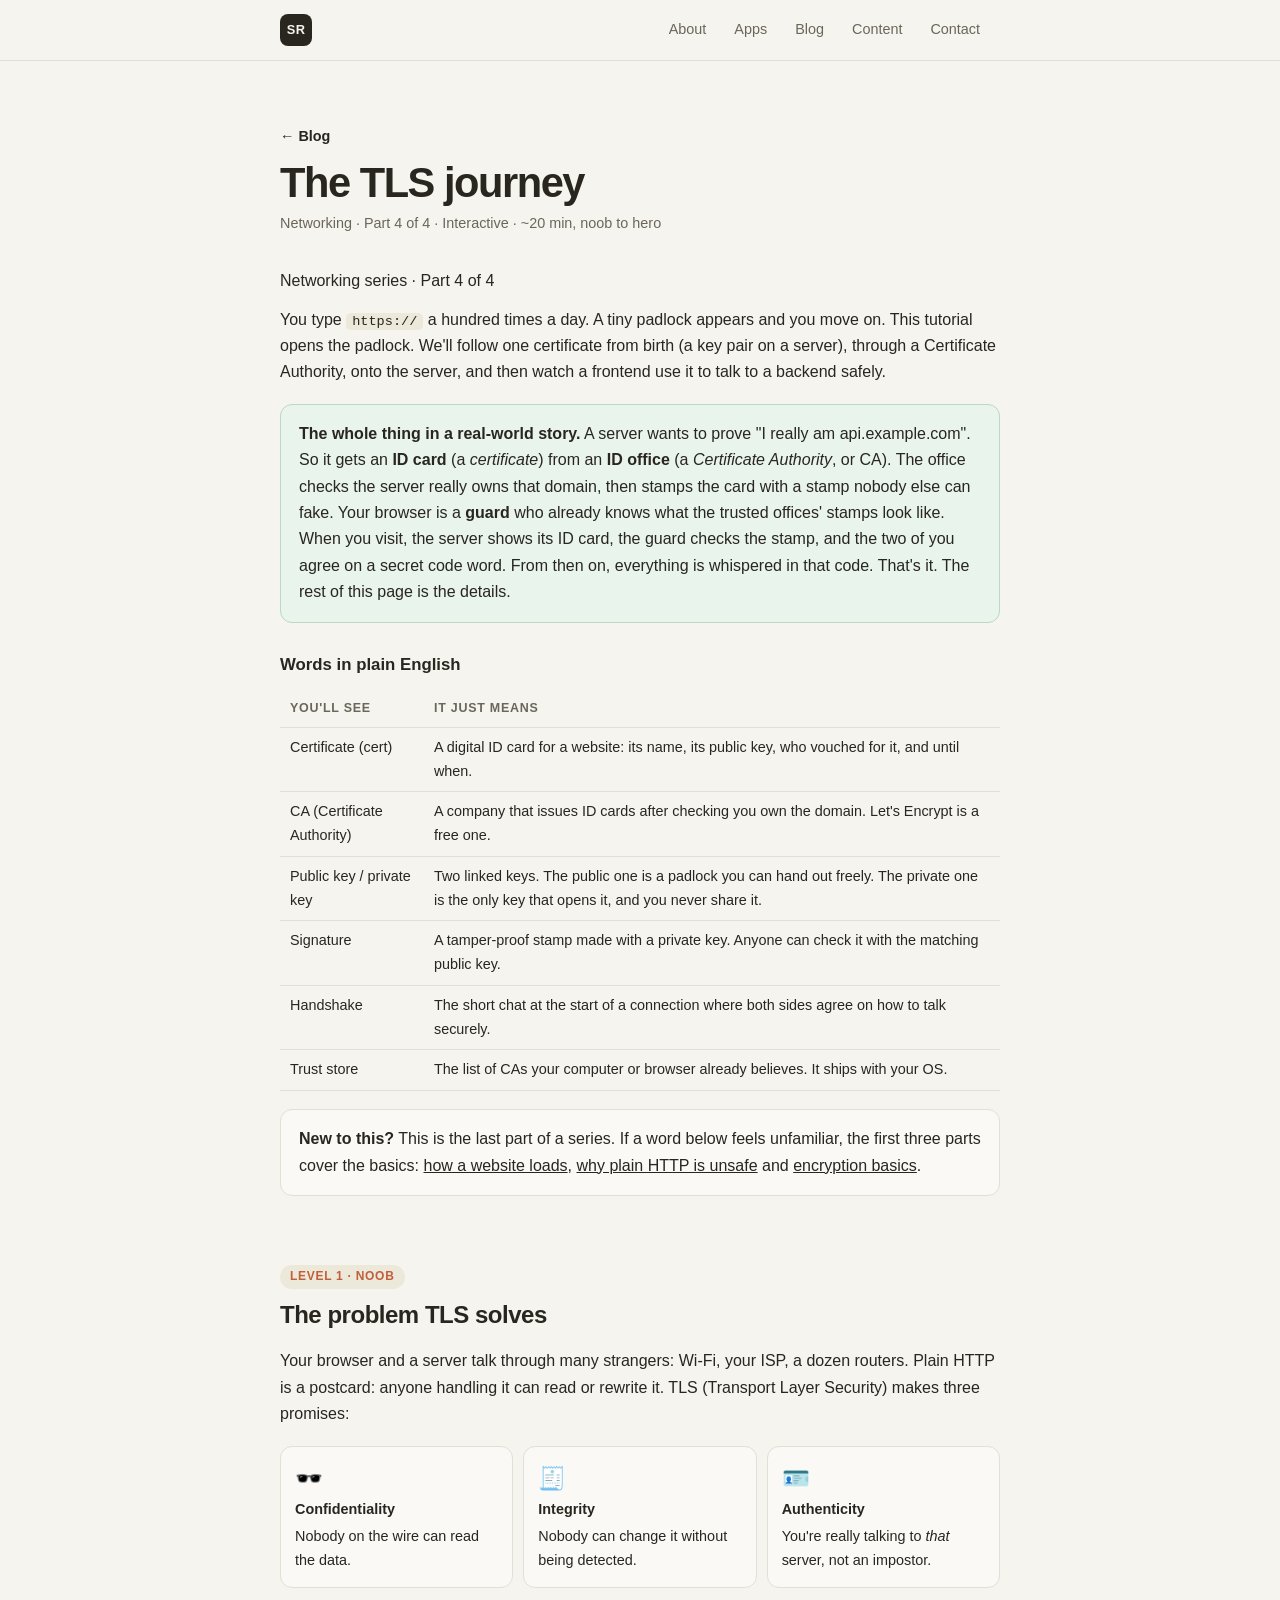
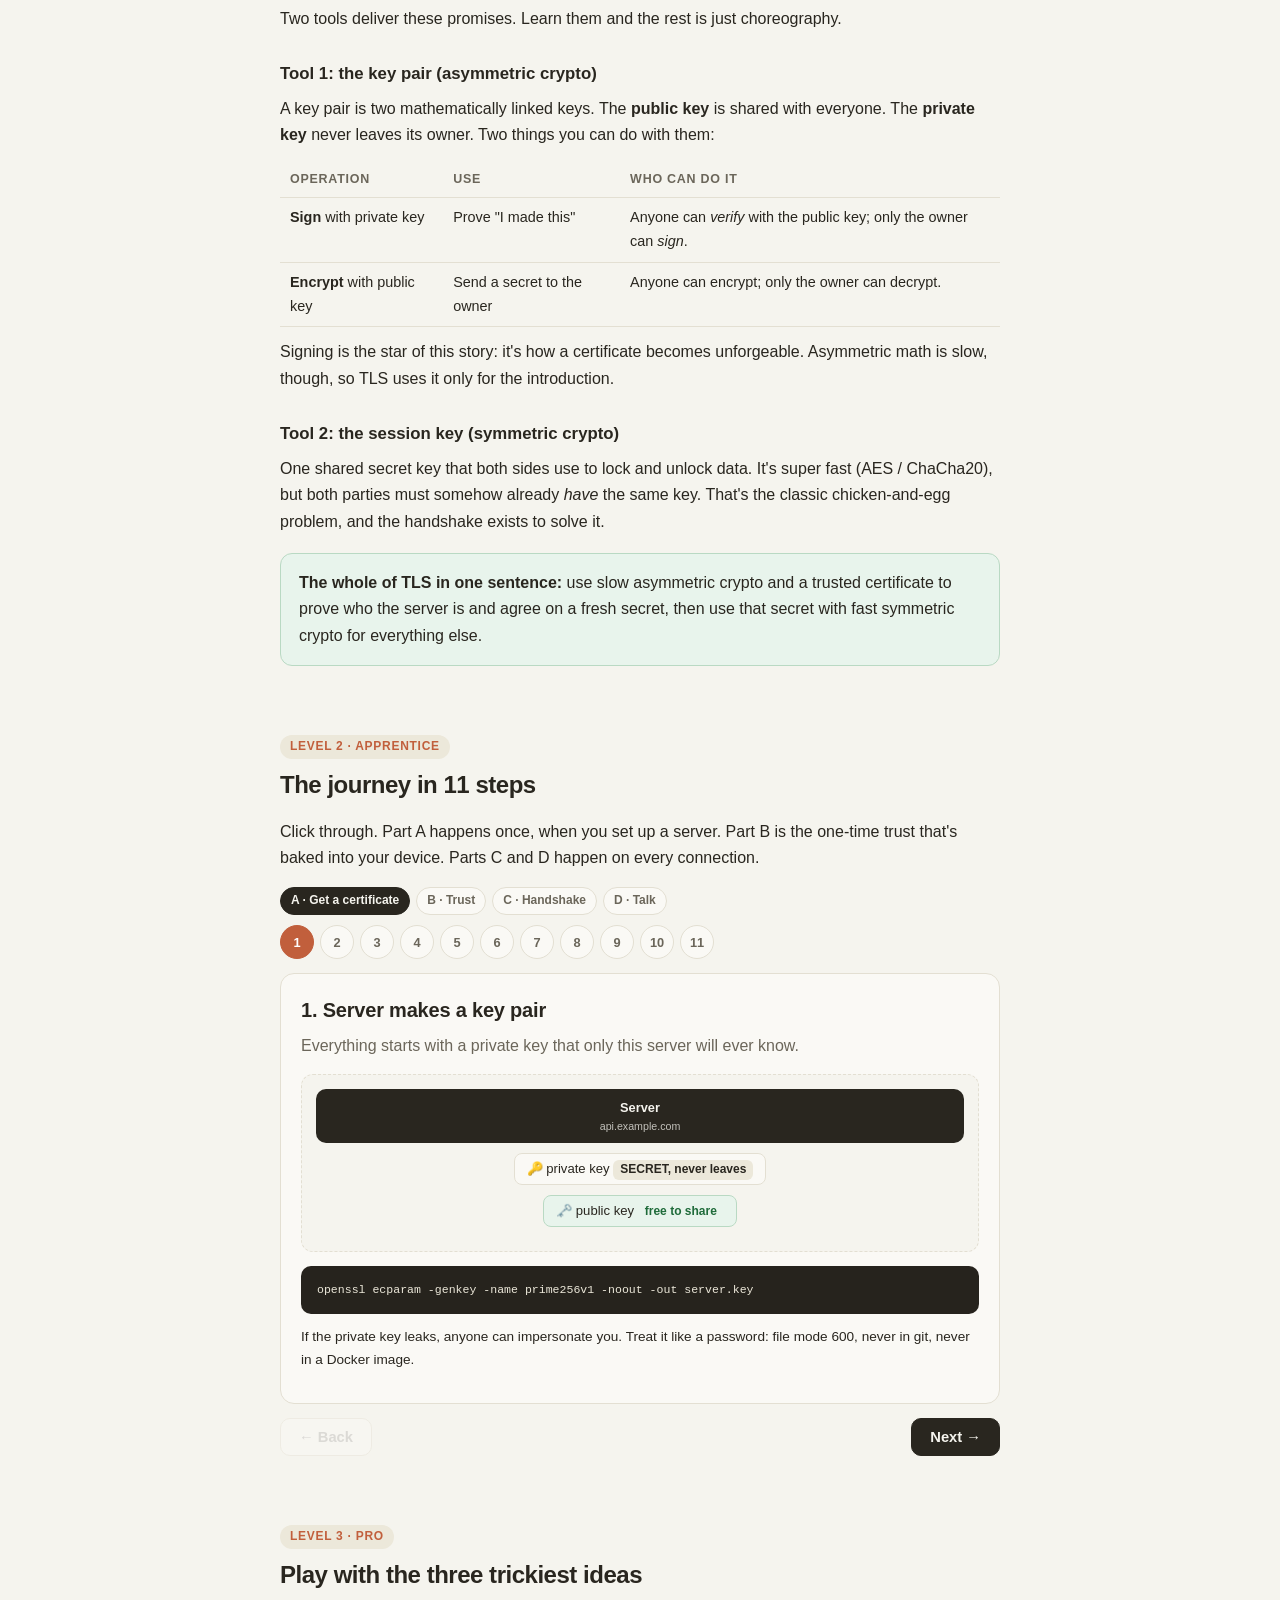
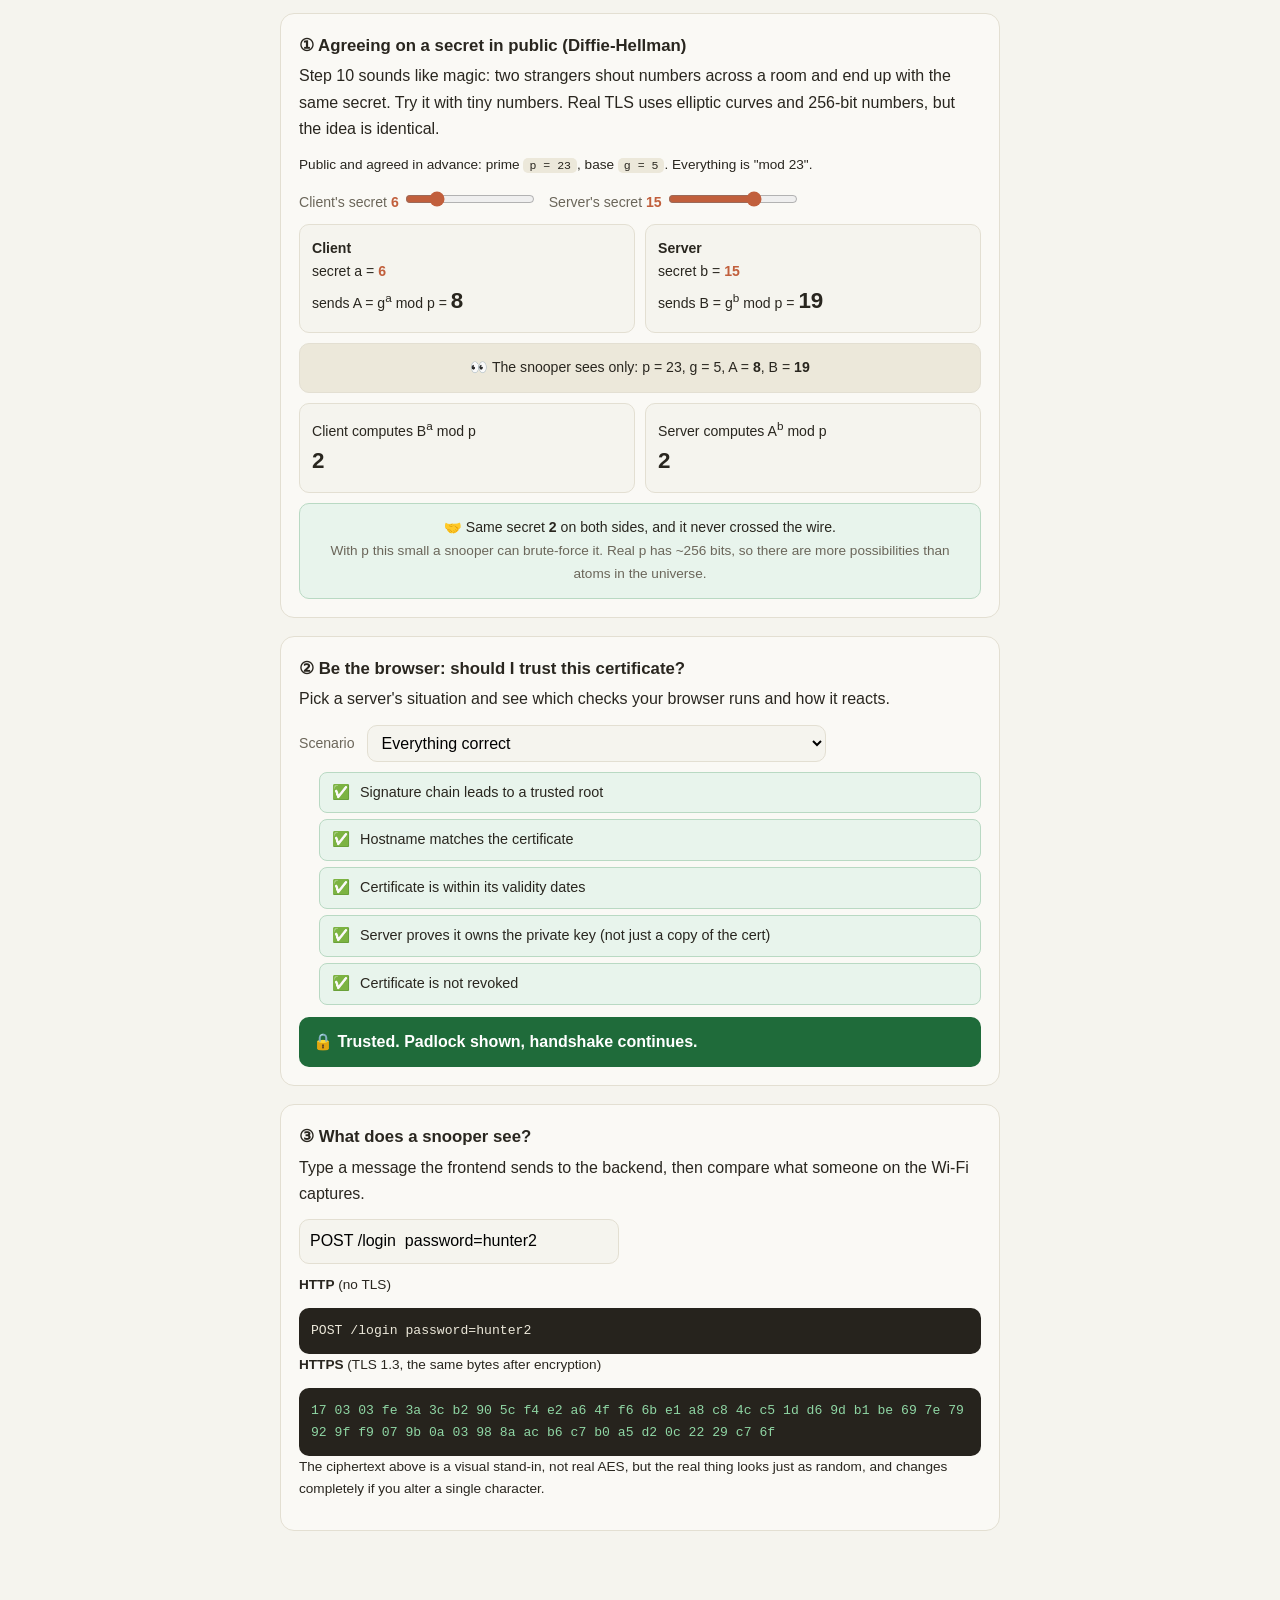
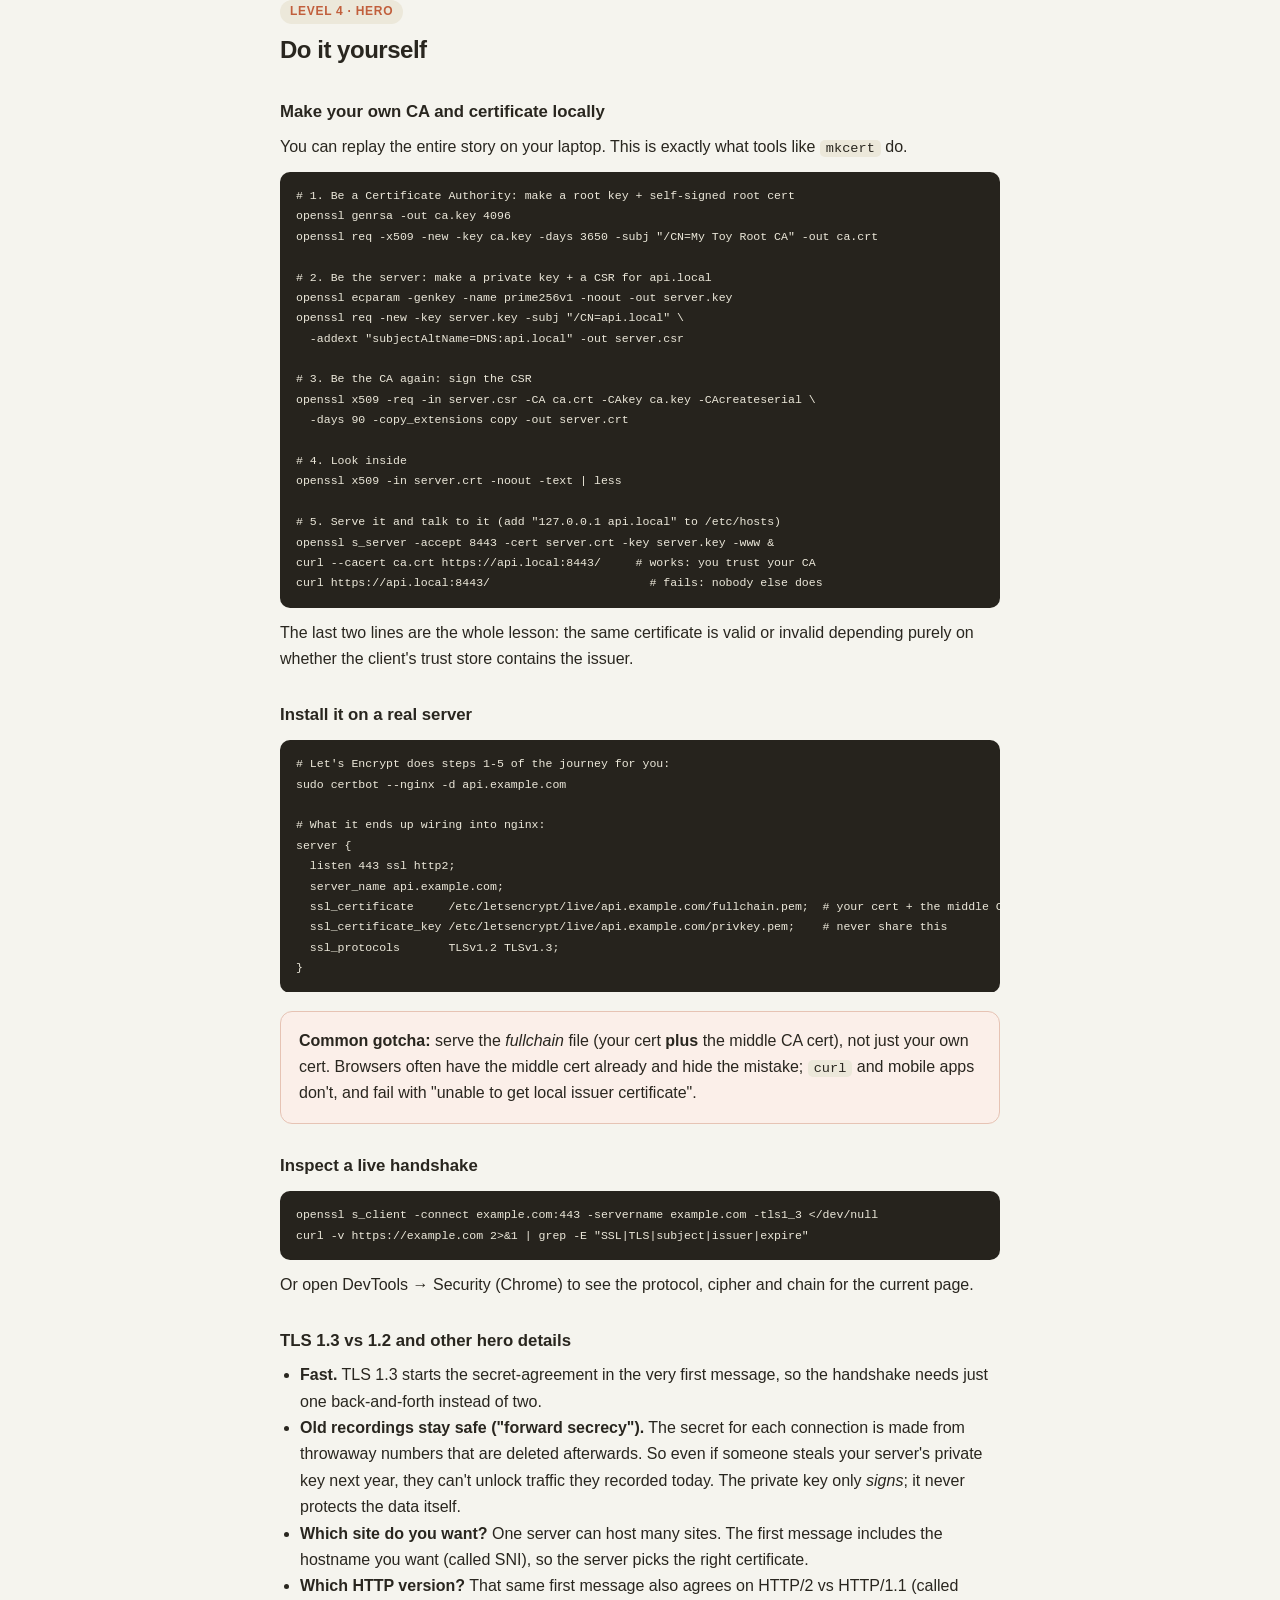
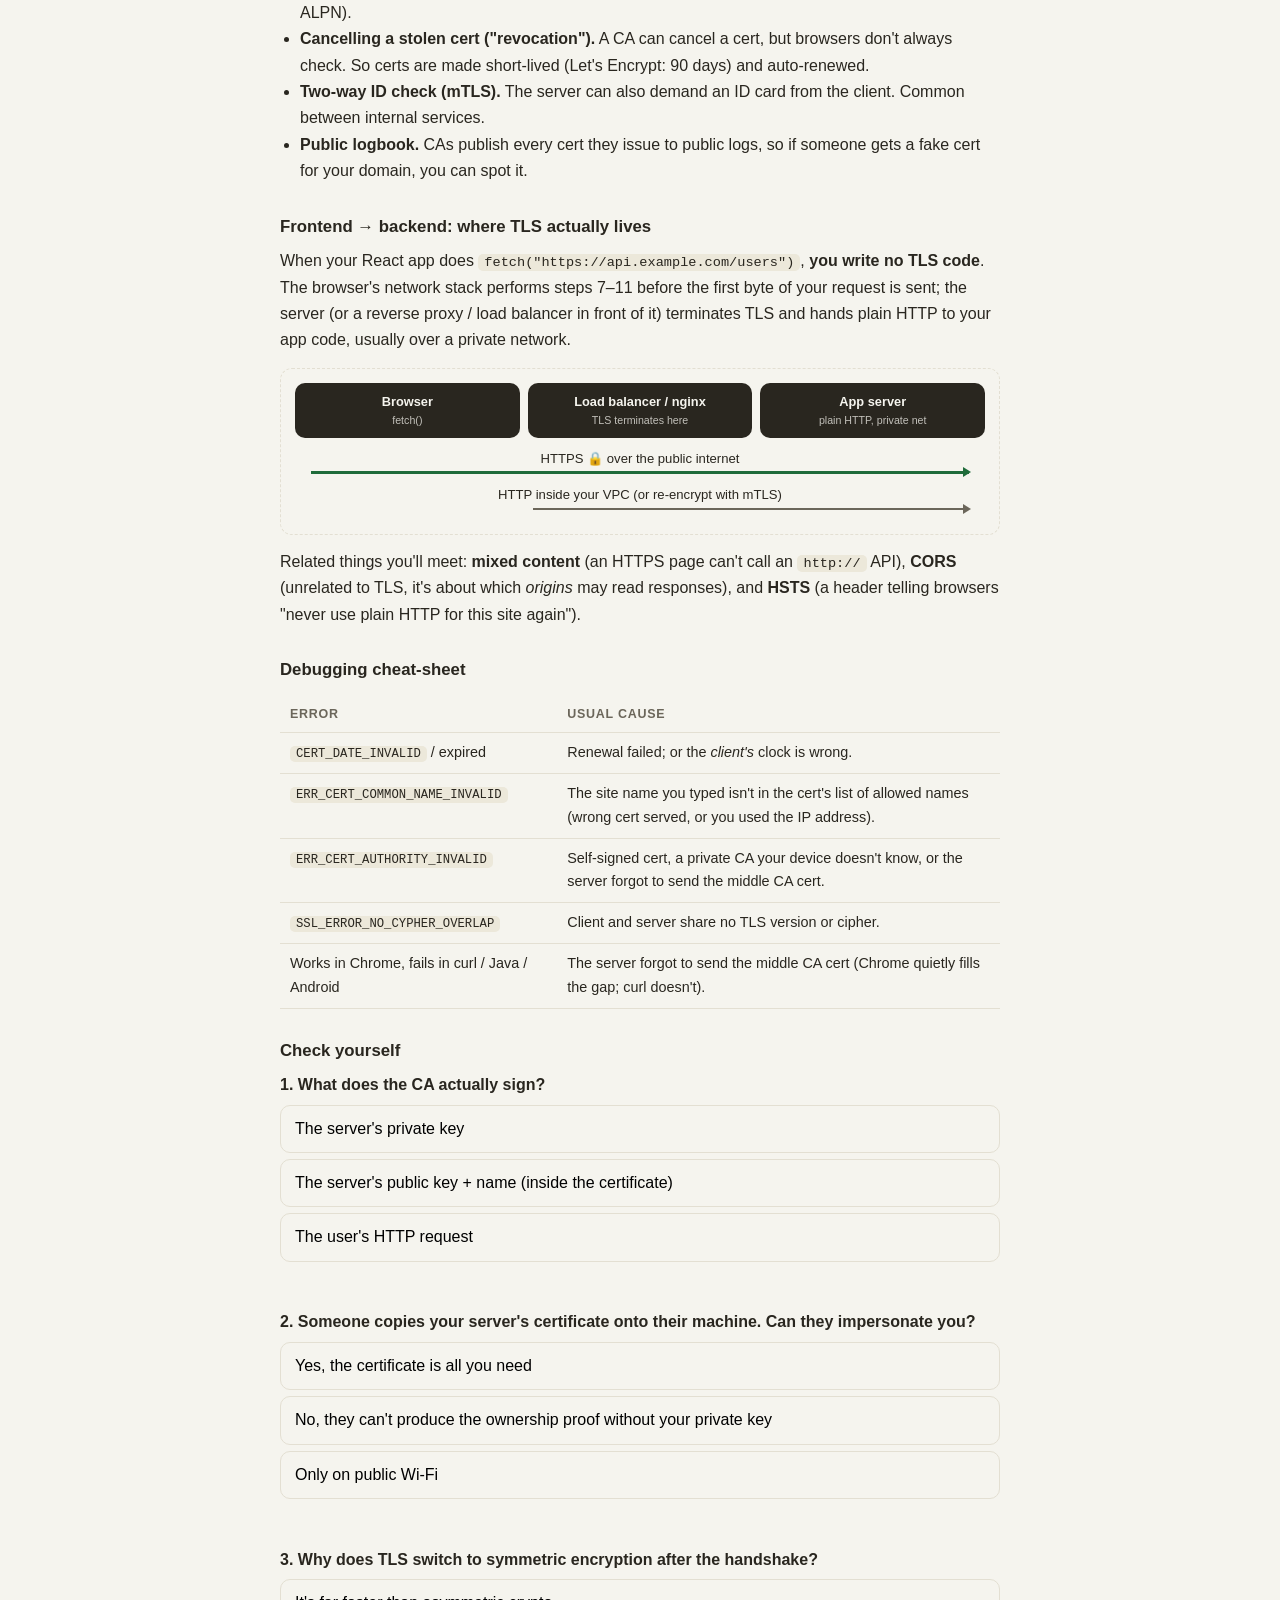
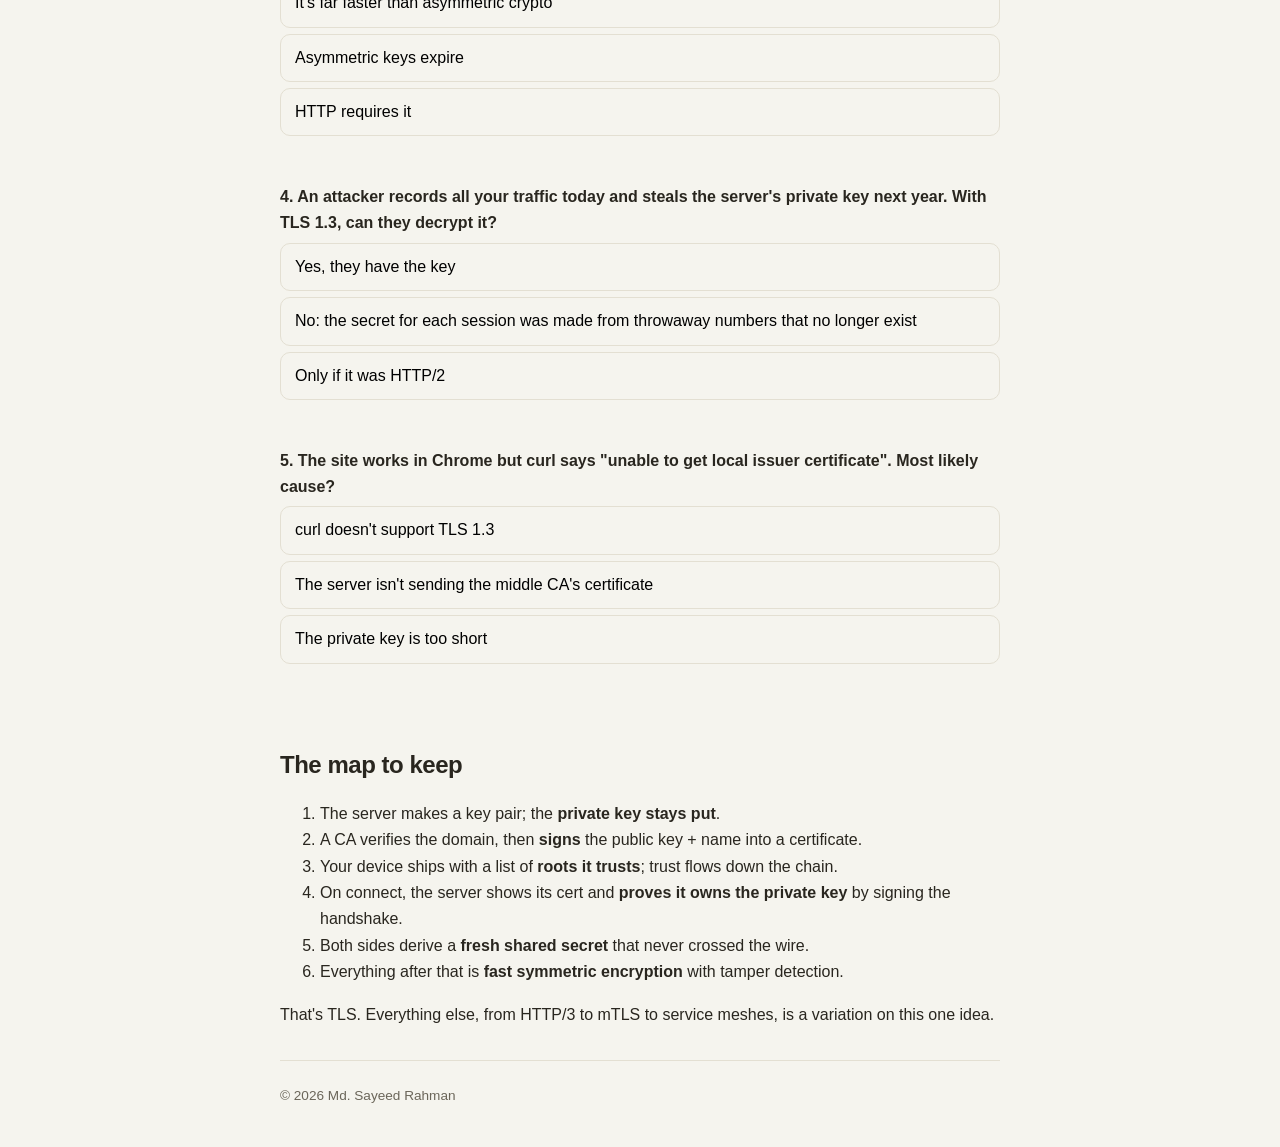
<file: blog/tls-journey/index.html>
<!DOCTYPE html>
<html lang="en">
<head>
  <meta charset="UTF-8">
  <meta name="viewport" content="width=device-width, initial-scale=1">
  <title>The TLS journey · Md. Sayeed Rahman</title>
  <meta name="description" content="A visual, interactive tutorial on TLS: how a certificate is created and installed on a server, and what happens when a frontend calls a backend over HTTPS.">
  <link rel="stylesheet" href="../../styles.css">
  <style>
    /* Post-specific styles live here so each article is self-contained */
    .doc h2.sec { margin: 56px 0 14px; font-size: 1.5rem; letter-spacing: -0.02em; text-transform: none; color: var(--ink); font-weight: 700; }
    .doc h3 { margin: 28px 0 8px; font-size: 1.05rem; }
    .doc p, .doc li { color: var(--ink); }
    .lvl { display: inline-block; margin-bottom: 6px; padding: 2px 10px; border-radius: 999px; background: var(--accent-soft); color: var(--accent); font-size: .75rem; font-weight: 700; letter-spacing: .06em; text-transform: uppercase; }
    code, pre { font-family: ui-monospace, SFMono-Regular, Menlo, monospace; font-size: .85em; }
    code { padding: 1px 6px; border-radius: 5px; background: var(--accent-soft); }
    pre { margin: 12px 0; padding: 14px 16px; overflow-x: auto; border-radius: 10px; background: #26231d; color: #ece8da; line-height: 1.5; }
    pre code { padding: 0; background: none; color: inherit; }
    .box { margin: 18px 0; padding: 16px 18px; border: 1px solid var(--line); border-radius: 12px; background: var(--surface); }
    .box.tip { border-color: var(--trust-line); background: var(--trust-soft); }
    .box.warn { border-color: #e6c3b4; background: #fbefe9; }
    .box p:last-child { margin-bottom: 0; }
    .box > :first-child { margin-top: 0; }

    /* promises */
    .three { display: grid; grid-template-columns: repeat(3, 1fr); gap: 10px; margin: 18px 0; }
    .three div { padding: 14px; border: 1px solid var(--line); border-radius: 12px; background: var(--surface); font-size: .9rem; }
    .three b { display: block; margin-bottom: 4px; }
    .three span { font-size: 1.4rem; }

    /* progress / stepper */
    .phases { display: flex; flex-wrap: wrap; gap: 6px; margin: 16px 0 10px; }
    .phase { padding: 3px 10px; border-radius: 999px; font-size: .75rem; font-weight: 700; border: 1px solid var(--line); color: var(--muted); background: var(--surface); }
    .phase.on { background: var(--ink); color: var(--bg); border-color: var(--ink); }
    .dots { display: flex; gap: 6px; flex-wrap: wrap; margin: 6px 0 14px; }
    .dot { width: 34px; height: 34px; border-radius: 50%; border: 1px solid var(--line); background: var(--surface); font: inherit; font-size: .8rem; font-weight: 700; color: var(--muted); cursor: pointer; }
    .dot.done { background: var(--accent-soft); color: var(--ink); }
    .dot.on { background: var(--accent); border-color: var(--accent); color: #fff; }
    .stage { padding: 20px; border: 1px solid var(--line); border-radius: 14px; background: var(--surface); }
    .stage h3 { margin: 0 0 6px; font-size: 1.25rem; letter-spacing: -.01em; }
    .stage .why { margin: 0 0 14px; color: var(--muted); }
    .nav { display: flex; justify-content: space-between; margin-top: 14px; }
    .btn { cursor: pointer; font-family: inherit; }
    .btn[disabled] { opacity: .4; cursor: default; }

    /* diagram */
    .diagram { margin: 14px 0; padding: 14px; border-radius: 12px; background: var(--bg); border: 1px dashed var(--line); }
    .actors { display: flex; justify-content: space-between; gap: 8px; }
    .actor { flex: 1; text-align: center; padding: 8px 4px; border-radius: 10px; background: var(--ink); color: var(--bg); font-size: .8rem; font-weight: 700; }
    .actor small { display: block; font-weight: 400; opacity: .75; }
    .rows { margin-top: 10px; }
    .row { position: relative; margin: 10px 0; padding: 0 10px; opacity: 0; animation: pop .45s forwards; }
    @keyframes pop { from { opacity: 0; transform: translateY(6px); } to { opacity: 1; transform: none; } }
    .row .lab { display: block; text-align: center; font-size: .82rem; padding: 0 6px 2px; }
    .row .line { position: relative; height: 2px; background: var(--muted); margin: 0 6px; }
    .row.r .line::after, .row.l .line::before { content: ""; position: absolute; top: -4px; border: 5px solid transparent; }
    .row.r .line::after { right: -2px; border-left: 8px solid var(--muted); border-right: 0; }
    .row.l .line::before { left: -2px; border-right: 8px solid var(--muted); border-left: 0; }
    .row.enc .line { background: var(--trust); height: 3px; }
    .row.enc.r .line::after { border-left-color: var(--trust); }
    .row.enc.l .line::before { border-right-color: var(--trust); }
    .row.self { text-align: center; }
    .row.self .lab { display: inline-block; padding: 4px 12px; border-radius: 8px; border: 1px solid var(--line); background: var(--surface); }
    .row.self.good .lab { background: var(--trust-soft); border-color: var(--trust-line); }
    .tag { display: inline-block; padding: 0 7px; border-radius: 6px; background: var(--accent-soft); font-size: .75rem; font-weight: 700; }
    .tag.g { background: var(--trust-soft); color: var(--trust); }
    .note { margin: 8px 0 0; font-size: .85rem; color: var(--muted); }

    /* certificate card */
    .cert { margin: 12px 0; border: 2px solid var(--ink); border-radius: 12px; background: var(--surface); font-size: .85rem; overflow: hidden; }
    .cert .hd { padding: 8px 14px; background: var(--ink); color: var(--bg); font-weight: 700; }
    .cert dl { margin: 0; padding: 10px 14px; display: grid; grid-template-columns: 130px 1fr; gap: 4px 10px; }
    .cert dt { color: var(--muted); }
    .cert dd { margin: 0; overflow-wrap: anywhere; }
    .cert .sig { padding: 8px 14px; border-top: 1px dashed var(--line); background: var(--trust-soft); color: var(--trust); font-weight: 600; }

    /* chain */
    .chain { display: flex; flex-direction: column; align-items: stretch; gap: 0; margin: 12px 0; }
    .link { padding: 10px 14px; border: 1px solid var(--line); border-radius: 10px; background: var(--surface); font-size: .88rem; }
    .link b { display: block; }
    .link.root { border-color: var(--trust); background: var(--trust-soft); }
    .down { text-align: center; color: var(--muted); font-size: .78rem; padding: 3px 0; }

    /* playground */
    .play { margin: 18px 0; padding: 18px; border: 1px solid var(--line); border-radius: 14px; background: var(--surface); }
    .play h3 { margin: 0 0 4px; }
    .ctl { display: flex; flex-wrap: wrap; gap: 12px; align-items: center; margin: 10px 0; }
    .ctl label { font-size: .88rem; color: var(--muted); }
    .ctl input[type=range] { width: 130px; accent-color: var(--accent); }
    .ctl select, .ctl input[type=text] { padding: 8px 10px; border: 1px solid var(--line); border-radius: 10px; background: var(--bg); font: inherit; }
    .ctl input[type=text] { width: min(100%, 320px); }
    .dh { display: grid; grid-template-columns: 1fr 1fr; gap: 10px; }
    .dh > div { padding: 12px; border-radius: 10px; background: var(--bg); border: 1px solid var(--line); font-size: .88rem; }
    .dh .big { font-size: 1.4rem; font-weight: 700; }
    .dh .pub { grid-column: 1 / -1; text-align: center; background: var(--accent-soft); }
    .dh .shared { grid-column: 1 / -1; text-align: center; background: var(--trust-soft); border-color: var(--trust-line); }
    .secret { color: var(--accent); font-weight: 700; }
    .checks { list-style: none; margin: 12px 0; padding: 0; }
    .checks li { display: flex; gap: 10px; padding: 8px 12px; margin-bottom: 6px; border-radius: 8px; border: 1px solid var(--line); background: var(--bg); font-size: .9rem; }
    .checks li.ok { border-color: var(--trust-line); background: var(--trust-soft); }
    .checks li.bad { border-color: #e6c3b4; background: #fbefe9; }
    .verdict { padding: 12px 14px; border-radius: 10px; font-weight: 600; }
    .verdict.ok { background: var(--trust); color: #fff; }
    .verdict.bad { background: #b3402a; color: #fff; }
    .wire { font-family: ui-monospace, Menlo, monospace; font-size: .82rem; padding: 12px; border-radius: 10px; background: #26231d; color: #ece8da; overflow-wrap: anywhere; min-height: 3.2em; }
    .wire.ok { color: #8fd6a4; }

    table { width: 100%; border-collapse: collapse; margin: 12px 0; font-size: .9rem; }
    th, td { padding: 8px 10px; border-bottom: 1px solid var(--line); text-align: left; vertical-align: top; }
    th { color: var(--muted); font-weight: 600; font-size: .78rem; text-transform: uppercase; letter-spacing: .06em; }

    .quiz button { display: block; width: 100%; margin: 6px 0; padding: 10px 14px; text-align: left; border: 1px solid var(--line); border-radius: 10px; background: var(--bg); font: inherit; cursor: pointer; }
    .quiz button.right { background: var(--trust-soft); border-color: var(--trust); }
    .quiz button.wrong { background: #fbefe9; border-color: #b3402a; }
    .quiz .q { margin-bottom: 22px; }
    .quiz .fb { font-size: .88rem; color: var(--muted); min-height: 1.4em; }

    @media (max-width: 560px) { .three { grid-template-columns: 1fr; } .dh { grid-template-columns: 1fr; } .cert dl { grid-template-columns: 1fr; } }
    @media (prefers-reduced-motion: reduce) { .row { animation: none; opacity: 1; } }
  </style>
</head>
<body>
  <header class="topbar">
    <div class="wrap bar">
      <a class="brand" href="../../index.html" aria-label="Home">SR</a>
      <nav aria-label="Primary">
        <a href="../../index.html#about">About</a>
        <a href="../../index.html#apps">Apps</a>
        <a href="../../index.html#blog">Blog</a>
        <a href="../../index.html#content">Content</a>
        <a href="../../index.html#contact">Contact</a>
      </nav>
    </div>
  </header>

  <main class="wrap doc">
    <p class="eyebrow"><a href="../index.html">← Blog</a></p>
    <h1>The TLS journey</h1>
    <p class="meta">Networking · Part 4 of 4 · Interactive · ~20 min, noob to hero</p>

    <p><span class="part">Networking series · Part 4 of 4</span></p>

    <p>You type <code>https://</code> a hundred times a day. A tiny padlock appears and you move on. This tutorial opens the padlock. We'll follow one certificate from birth (a key pair on a server), through a Certificate Authority, onto the server, and then watch a frontend use it to talk to a backend safely.</p>

    <div class="box tip">
      <p><b>The whole thing in a real-world story.</b> A server wants to prove "I really am api.example.com". So it gets an <b>ID card</b> (a <i>certificate</i>) from an <b>ID office</b> (a <i>Certificate Authority</i>, or CA). The office checks the server really owns that domain, then stamps the card with a stamp nobody else can fake. Your browser is a <b>guard</b> who already knows what the trusted offices' stamps look like. When you visit, the server shows its ID card, the guard checks the stamp, and the two of you agree on a secret code word. From then on, everything is whispered in that code. That's it. The rest of this page is the details.</p>
    </div>

    <h3>Words in plain English</h3>
    <table>
      <tr><th>You'll see</th><th>It just means</th></tr>
      <tr><td>Certificate (cert)</td><td>A digital ID card for a website: its name, its public key, who vouched for it, and until when.</td></tr>
      <tr><td>CA (Certificate Authority)</td><td>A company that issues ID cards after checking you own the domain. Let's Encrypt is a free one.</td></tr>
      <tr><td>Public key / private key</td><td>Two linked keys. The public one is a padlock you can hand out freely. The private one is the only key that opens it, and you never share it.</td></tr>
      <tr><td>Signature</td><td>A tamper-proof stamp made with a private key. Anyone can check it with the matching public key.</td></tr>
      <tr><td>Handshake</td><td>The short chat at the start of a connection where both sides agree on how to talk securely.</td></tr>
      <tr><td>Trust store</td><td>The list of CAs your computer or browser already believes. It ships with your OS.</td></tr>
    </table>

    <div class="box"><p><b>New to this?</b> This is the last part of a series. If a word below feels unfamiliar, the first three parts cover the basics: <a href="../how-a-website-loads/index.html"><u>how a website loads</u></a>, <a href="../plain-http-unsafe/index.html"><u>why plain HTTP is unsafe</u></a> and <a href="../encryption-basics/index.html"><u>encryption basics</u></a>.</p></div>

    <!-- ===================== LEVEL 1 ===================== -->
    <h2 class="sec"><span class="lvl">Level 1 · Noob</span><br>The problem TLS solves</h2>
    <p>Your browser and a server talk through many strangers: Wi‑Fi, your ISP, a dozen routers. Plain HTTP is a postcard: anyone handling it can read or rewrite it. TLS (Transport Layer Security) makes three promises:</p>
    <div class="three">
      <div><span>🕶️</span><b>Confidentiality</b>Nobody on the wire can read the data.</div>
      <div><span>🧾</span><b>Integrity</b>Nobody can change it without being detected.</div>
      <div><span>🪪</span><b>Authenticity</b>You're really talking to <i>that</i> server, not an impostor.</div>
    </div>
    <p>Two tools deliver these promises. Learn them and the rest is just choreography.</p>

    <h3>Tool 1: the key pair (asymmetric crypto)</h3>
    <p>A key pair is two mathematically linked keys. The <b>public key</b> is shared with everyone. The <b>private key</b> never leaves its owner. Two things you can do with them:</p>
    <table>
      <tr><th>Operation</th><th>Use</th><th>Who can do it</th></tr>
      <tr><td><b>Sign</b> with private key</td><td>Prove "I made this"</td><td>Anyone can <i>verify</i> with the public key; only the owner can <i>sign</i>.</td></tr>
      <tr><td><b>Encrypt</b> with public key</td><td>Send a secret to the owner</td><td>Anyone can encrypt; only the owner can decrypt.</td></tr>
    </table>
    <p>Signing is the star of this story: it's how a certificate becomes unforgeable. Asymmetric math is slow, though, so TLS uses it only for the introduction.</p>

    <h3>Tool 2: the session key (symmetric crypto)</h3>
    <p>One shared secret key that both sides use to lock and unlock data. It's super fast (AES / ChaCha20), but both parties must somehow already <i>have</i> the same key. That's the classic chicken-and-egg problem, and the handshake exists to solve it.</p>
    <div class="box tip"><p><b>The whole of TLS in one sentence:</b> use slow asymmetric crypto and a trusted certificate to prove who the server is and agree on a fresh secret, then use that secret with fast symmetric crypto for everything else.</p></div>

    <!-- ===================== JOURNEY ===================== -->
    <h2 class="sec"><span class="lvl">Level 2 · Apprentice</span><br>The journey in 11 steps</h2>
    <p>Click through. Part A happens once, when you set up a server. Part B is the one-time trust that's baked into your device. Parts C and D happen on every connection.</p>

    <div class="phases" id="phases"></div>
    <div class="dots" id="dots" role="tablist" aria-label="Steps"></div>
    <div class="stage" id="stage" aria-live="polite"></div>
    <div class="nav">
      <button class="btn" id="prev" type="button">← Back</button>
      <button class="btn btn-primary" id="next" type="button">Next →</button>
    </div>

    <!-- ===================== LEVEL 3 ===================== -->
    <h2 class="sec"><span class="lvl">Level 3 · Pro</span><br>Play with the three trickiest ideas</h2>

    <div class="play" id="dhPlay">
      <h3>① Agreeing on a secret in public (Diffie‑Hellman)</h3>
      <p>Step 10 sounds like magic: two strangers shout numbers across a room and end up with the same secret. Try it with tiny numbers. Real TLS uses elliptic curves and 256‑bit numbers, but the idea is identical.</p>
      <p class="note">Public and agreed in advance: prime <code>p = 23</code>, base <code>g = 5</code>. Everything is "mod 23".</p>
      <div class="ctl">
        <label>Client's secret <b class="secret" id="aV"></b> <input type="range" id="aS" min="2" max="21" value="6"></label>
        <label>Server's secret <b class="secret" id="bV"></b> <input type="range" id="bS" min="2" max="21" value="15"></label>
      </div>
      <div class="dh" id="dhOut"></div>
    </div>

    <div class="play" id="certPlay">
      <h3>② Be the browser: should I trust this certificate?</h3>
      <p>Pick a server's situation and see which checks your browser runs and how it reacts.</p>
      <div class="ctl">
        <label for="scen">Scenario</label>
        <select id="scen"></select>
      </div>
      <ul class="checks" id="checks"></ul>
      <div class="verdict" id="verdict"></div>
    </div>

    <div class="play" id="wirePlay">
      <h3>③ What does a snooper see?</h3>
      <p>Type a message the frontend sends to the backend, then compare what someone on the Wi‑Fi captures.</p>
      <div class="ctl"><input type="text" id="msgIn" value="POST /login  password=hunter2" aria-label="Message"></div>
      <p class="note"><b>HTTP</b> (no TLS)</p>
      <div class="wire" id="wHttp"></div>
      <p class="note"><b>HTTPS</b> (TLS 1.3, the same bytes after encryption)</p>
      <div class="wire ok" id="wTls"></div>
      <p class="note">The ciphertext above is a visual stand‑in, not real AES, but the real thing looks just as random, and changes completely if you alter a single character.</p>
    </div>

    <!-- ===================== LEVEL 4 ===================== -->
    <h2 class="sec"><span class="lvl">Level 4 · Hero</span><br>Do it yourself</h2>

    <h3>Make your own CA and certificate locally</h3>
    <p>You can replay the entire story on your laptop. This is exactly what tools like <code>mkcert</code> do.</p>
<pre><code># 1. Be a Certificate Authority: make a root key + self-signed root cert
openssl genrsa -out ca.key 4096
openssl req -x509 -new -key ca.key -days 3650 -subj "/CN=My Toy Root CA" -out ca.crt

# 2. Be the server: make a private key + a CSR for api.local
openssl ecparam -genkey -name prime256v1 -noout -out server.key
openssl req -new -key server.key -subj "/CN=api.local" \
  -addext "subjectAltName=DNS:api.local" -out server.csr

# 3. Be the CA again: sign the CSR
openssl x509 -req -in server.csr -CA ca.crt -CAkey ca.key -CAcreateserial \
  -days 90 -copy_extensions copy -out server.crt

# 4. Look inside
openssl x509 -in server.crt -noout -text | less

# 5. Serve it and talk to it (add "127.0.0.1 api.local" to /etc/hosts)
openssl s_server -accept 8443 -cert server.crt -key server.key -www &amp;
curl --cacert ca.crt https://api.local:8443/     # works: you trust your CA
curl https://api.local:8443/                       # fails: nobody else does</code></pre>
    <p>The last two lines are the whole lesson: the same certificate is valid or invalid depending purely on whether the client's trust store contains the issuer.</p>

    <h3>Install it on a real server</h3>
<pre><code># Let's Encrypt does steps 1-5 of the journey for you:
sudo certbot --nginx -d api.example.com

# What it ends up wiring into nginx:
server {
  listen 443 ssl http2;
  server_name api.example.com;
  ssl_certificate     /etc/letsencrypt/live/api.example.com/fullchain.pem;  # your cert + the middle CA cert
  ssl_certificate_key /etc/letsencrypt/live/api.example.com/privkey.pem;    # never share this
  ssl_protocols       TLSv1.2 TLSv1.3;
}</code></pre>
    <div class="box warn"><p><b>Common gotcha:</b> serve the <i>fullchain</i> file (your cert <b>plus</b> the middle CA cert), not just your own cert. Browsers often have the middle cert already and hide the mistake; <code>curl</code> and mobile apps don't, and fail with "unable to get local issuer certificate".</p></div>

    <h3>Inspect a live handshake</h3>
<pre><code>openssl s_client -connect example.com:443 -servername example.com -tls1_3 &lt;/dev/null
curl -v https://example.com 2&gt;&amp;1 | grep -E "SSL|TLS|subject|issuer|expire"</code></pre>
    <p>Or open DevTools → Security (Chrome) to see the protocol, cipher and chain for the current page.</p>

    <h3>TLS 1.3 vs 1.2 and other hero details</h3>
    <ul>
      <li><b>Fast.</b> TLS 1.3 starts the secret-agreement in the very first message, so the handshake needs just one back-and-forth instead of two.</li>
      <li><b>Old recordings stay safe ("forward secrecy").</b> The secret for each connection is made from throwaway numbers that are deleted afterwards. So even if someone steals your server's private key next year, they can't unlock traffic they recorded today. The private key only <i>signs</i>; it never protects the data itself.</li>
      <li><b>Which site do you want?</b> One server can host many sites. The first message includes the hostname you want (called SNI), so the server picks the right certificate.</li>
      <li><b>Which HTTP version?</b> That same first message also agrees on HTTP/2 vs HTTP/1.1 (called ALPN).</li>
      <li><b>Cancelling a stolen cert ("revocation").</b> A CA can cancel a cert, but browsers don't always check. So certs are made short-lived (Let's Encrypt: 90 days) and auto-renewed.</li>
      <li><b>Two-way ID check (mTLS).</b> The server can also demand an ID card from the client. Common between internal services.</li>
      <li><b>Public logbook.</b> CAs publish every cert they issue to public logs, so if someone gets a fake cert for your domain, you can spot it.</li>
    </ul>

    <h3>Frontend → backend: where TLS actually lives</h3>
    <p>When your React app does <code>fetch("https://api.example.com/users")</code>, <b>you write no TLS code</b>. The browser's network stack performs steps 7–11 before the first byte of your request is sent; the server (or a reverse proxy / load balancer in front of it) terminates TLS and hands plain HTTP to your app code, usually over a private network.</p>
    <div class="diagram">
      <div class="actors"><div class="actor">Browser<small>fetch()</small></div><div class="actor">Load balancer / nginx<small>TLS terminates here</small></div><div class="actor">App server<small>plain HTTP, private net</small></div></div>
      <div class="rows">
        <div class="row r enc"><span class="lab">HTTPS 🔒 over the public internet</span><div class="line"></div></div>
        <div class="row r"><span class="lab">HTTP inside your VPC (or re-encrypt with mTLS)</span><div class="line" style="margin-left:34%"></div></div>
      </div>
    </div>
    <p>Related things you'll meet: <b>mixed content</b> (an HTTPS page can't call an <code>http://</code> API), <b>CORS</b> (unrelated to TLS, it's about which <i>origins</i> may read responses), and <b>HSTS</b> (a header telling browsers "never use plain HTTP for this site again").</p>

    <h3>Debugging cheat‑sheet</h3>
    <table>
      <tr><th>Error</th><th>Usual cause</th></tr>
      <tr><td><code>CERT_DATE_INVALID</code> / expired</td><td>Renewal failed; or the <i>client's</i> clock is wrong.</td></tr>
      <tr><td><code>ERR_CERT_COMMON_NAME_INVALID</code></td><td>The site name you typed isn't in the cert's list of allowed names (wrong cert served, or you used the IP address).</td></tr>
      <tr><td><code>ERR_CERT_AUTHORITY_INVALID</code></td><td>Self‑signed cert, a private CA your device doesn't know, or the server forgot to send the middle CA cert.</td></tr>
      <tr><td><code>SSL_ERROR_NO_CYPHER_OVERLAP</code></td><td>Client and server share no TLS version or cipher.</td></tr>
      <tr><td>Works in Chrome, fails in curl / Java / Android</td><td>The server forgot to send the middle CA cert (Chrome quietly fills the gap; curl doesn't).</td></tr>
    </table>

    <h3>Check yourself</h3>
    <div class="quiz" id="quiz"></div>

    <h2 class="sec">The map to keep</h2>
    <ol>
      <li>The server makes a key pair; the <b>private key stays put</b>.</li>
      <li>A CA verifies the domain, then <b>signs</b> the public key + name into a certificate.</li>
      <li>Your device ships with a list of <b>roots it trusts</b>; trust flows down the chain.</li>
      <li>On connect, the server shows its cert and <b>proves it owns the private key</b> by signing the handshake.</li>
      <li>Both sides derive a <b>fresh shared secret</b> that never crossed the wire.</li>
      <li>Everything after that is <b>fast symmetric encryption</b> with tamper detection.</li>
    </ol>
    <p>That's TLS. Everything else, from HTTP/3 to mTLS to service meshes, is a variation on this one idea.</p>

    <footer>
      <span>© <span id="year"></span> Md. Sayeed Rahman</span>
    </footer>
  </main>

  <script>
    document.getElementById("year").textContent = new Date().getFullYear();

    /* ---------- helpers to draw sequence diagrams ---------- */
    function actors(list) {
      return '<div class="actors">' + list.map(function (a) {
        return '<div class="actor">' + a[0] + (a[1] ? '<small>' + a[1] + '</small>' : '') + '</div>';
      }).join("") + '</div>';
    }
    function rows(items) {
      // item: [dir 'r'|'l'|'self', label, opts]
      return '<div class="rows">' + items.map(function (it, i) {
        var cls = "row " + it[0] + (it[2] ? " " + it[2] : "");
        var style = ' style="animation-delay:' + (i * 0.35) + 's"';
        if (it[0] === "self") return '<div class="' + cls + '"' + style + '><span class="lab">' + it[1] + '</span></div>';
        return '<div class="' + cls + '"' + style + '><span class="lab">' + it[1] + '</span><div class="line"></div></div>';
      }).join("") + '</div>';
    }
    function diagram(a, r, note) {
      return '<div class="diagram">' + actors(a) + rows(r) + '</div>' + (note ? '<p class="note">' + note + '</p>' : "");
    }

    var SERVER = ["Server", "api.example.com"], CA = ["Certificate Authority", "e.g. Let's Encrypt"], BROWSER = ["Browser", "frontend"];

    var certCard = '<div class="cert"><div class="hd">📜 Certificate for api.example.com</div><dl>' +
      '<dt>Subject</dt><dd>CN=api.example.com</dd>' +
      '<dt>Allowed names</dt><dd>DNS:api.example.com</dd>' +
      '<dt>Public key</dt><dd>ECDSA P‑256 · 04:a1:9f:…</dd>' +
      '<dt>Issuer</dt><dd>Let\'s Encrypt "R11" (a middle CA)</dd>' +
      '<dt>Valid</dt><dd>2026‑10‑06 → 2027‑01‑04</dd>' +
      '<dt>Key usage</dt><dd>Can be used to identify a web server</dd>' +
      '</dl><div class="sig">✍️ Signed by the issuer\'s private key</div></div>';

    /* ---------- the 11 steps ---------- */
    var PHASES = ["A · Get a certificate", "B · Trust", "C · Handshake", "D · Talk"];
    var STEPS = [
      { p: 0, t: "Server makes a key pair",
        why: "Everything starts with a private key that only this server will ever know.",
        html: function () {
          return '<div class="diagram">' + actors([SERVER]) + rows([
            ["self", "🔑 private key <span class=\"tag\">SECRET, never leaves</span>"],
            ["self", "🗝️ public key <span class=\"tag g\">free to share</span>", "good"]
          ]) + '</div><pre><code>openssl ecparam -genkey -name prime256v1 -noout -out server.key</code></pre>' +
          '<p class="note">If the private key leaks, anyone can impersonate you. Treat it like a password: file mode 600, never in git, never in a Docker image.</p>';
        } },
      { p: 0, t: "Server fills out an application (CSR)",
        why: "The server sends an application form to the <b>Certificate Authority (CA)</b>. The form is called a CSR (Certificate Signing Request). It says: \"Dear CA, here is my public key and my name. Please vouch for them.\"",
        html: function () {
          return '<div class="cert"><div class="hd">📝 CSR: the application form (sent to the CA)</div><dl>' +
            '<dt>Name</dt><dd>api.example.com</dd><dt>Public key</dt><dd>04:a1:9f:…</dd></dl>' +
            '<div class="sig">✍️ Signed with the server\'s PRIVATE key (proves it owns the matching public key)</div></div>' +
            '<pre><code>openssl req -new -key server.key -subj "/CN=api.example.com" \\\n  -addext "subjectAltName=DNS:api.example.com" -out server.csr</code></pre>' +
            '<p class="note">The CSR contains <b>no secrets</b>, only the public key. The private key is used just to sign the request.</p>';
        } },
      { p: 0, t: "CA checks you control the domain",
        why: "A CA's whole job is to not be fooled. Before signing, it makes you prove the domain is yours.",
        html: function () {
          return diagram([SERVER, CA], [
            ["r", "CSR: \"please certify api.example.com\""],
            ["l", "Challenge: \"put this random code <code>x7Kq…</code> at a secret URL on your site\""],
            ["self", "Server puts the code there (or in a DNS record)"],
            ["l", "CA looks it up on the internet, finds it ✔ \"OK, you control this domain\""]
          ], 'Tools like <code>certbot</code> do this dance automatically. Only someone who really controls the domain can pass, so nobody can get a cert for your site but you.');
        } },
      { p: 0, t: "CA signs → certificate is born",
        why: "The CA glues your name and public key together and signs the bundle with its own private key.",
        html: function () {
          return certCard + '<p class="note">Anyone holding the CA\'s <b>public</b> key can verify this signature. If a single byte of the certificate changes, the signature breaks. A certificate is just "CA says: this key belongs to this name", made tamper-proof.</p>';
        } },
      { p: 0, t: "Install cert + key on the server",
        why: "The server now holds the certificate (public) and the private key (secret). The web server is configured with both.",
        html: function () {
          return '<div class="chain">' +
            '<div class="link"><b>fullchain.pem</b>your cert + the middle CA cert. Sent to every visitor.</div>' +
            '<div class="link" style="margin-top:8px;border-color:#e6c3b4;background:#fbefe9"><b>privkey.pem</b>stays on the box. Used only to sign during handshakes.</div></div>' +
            '<pre><code>ssl_certificate     /etc/ssl/fullchain.pem;\nssl_certificate_key /etc/ssl/privkey.pem;</code></pre>' +
            '<p class="note">Certificates are public by design, so sending it to everybody is fine. What matters is that only the real server can <i>use</i> it, since only it has the private key.</p>';
        } },
      { p: 1, t: "Why your browser trusts the CA",
        why: "The browser has never met your server. It trusts the certificate because of who stamped it. Here is the chain for a Let\'s Encrypt site:",
        html: function () {
          return '<div class="chain">' +
            '<div class="link root"><b>🏛️ ISRG Root X1</b>The head office behind Let\'s Encrypt. <b>Already inside your browser / OS</b>, so it is trusted without asking anyone.</div><div class="down">▼ says: "I vouch for R11"</div>' +
            '<div class="link"><b>🏢 Let\'s Encrypt R11</b>The branch that does the daily stamping. This is the "middle CA".</div><div class="down">▼ says: "I vouch for api.example.com"</div>' +
            '<div class="link"><b>📜 api.example.com</b>Your server\'s certificate.</div></div>' +
            '<p class="note">Your server sends its cert <b>and</b> R11\'s cert. The browser checks R11 stamped yours, then sees R11 was stamped by ISRG Root X1, which it already has. ✔ Trusted.</p>';
        } },
      { p: 2, t: "Browser says hello",
        why: "Your frontend calls <code>fetch(\"https://api.example.com\")</code>. The browser opens the conversation by sending real, concrete values. Here is what is in the message (numbers are tiny on purpose so you can follow the math).",
        html: function () {
          return diagram([BROWSER, SERVER], [
            ["self", "🤫 Browser picks a random private number and keeps it: <b>6</b>"],
            ["self", "Browser computes its public number: 5<sup>6</sup> mod 23 = <b>8</b>"],
            ["r", "<b>Hello</b><br><code>site I want: api.example.com</code><br><code>I can do: AES-256, ChaCha20</code><br><code>my public number: 8</code>"]
          ], 'This first message is not encrypted yet, and that is fine: the private number 6 never leaves the browser, only 8 does. (Technical name: <code>ClientHello</code>. Step 10 explains why 8 is safe to share.)');
        } },
      { p: 2, t: "Server answers and shows its ID",
        why: "The server does the same trick with its own private number, then proves who it is.",
        html: function () {
          return diagram([BROWSER, SERVER], [
            ["self", "🤫 Server picks a private number and keeps it: <b>15</b>"],
            ["self", "Server computes its public number: 5<sup>15</sup> mod 23 = <b>19</b>"],
            ["l", "<b>Hello back</b><br><code>I chose: AES-256</code><br><code>my public number: 19</code>"],
            ["self", "🔐 From here on, everything is encrypted (both sides can already compute the secret, see step 10)", "good"],
            ["l", "<b>My ID card</b><br><code>api.example.com, valid until 2027-01-04</code><br><code>stamped by Let's Encrypt R11</code> + R11's own card", "enc"],
            ["l", "<b>Proof it's mine</b><br><code>signature: 3045022100a9…f1</code><br>made with my PRIVATE key over everything said so far", "enc"],
            ["l", "<b>Done</b><br><code>checksum of the whole chat: 7be1…</code>", "enc"]
          ], 'A certificate alone proves nothing, because anyone can copy an ID card. The signature is like asking for a live selfie: only the real owner of the private key can produce it.');
        } },
      { p: 2, t: "Browser verifies the certificate",
        why: "This is the authenticity promise being enforced. Try failing each check in the playground below.",
        html: function () {
          return '<ul class="checks">' +
            '<li class="ok">✅ <span><b>Stamps:</b> your cert ← middle CA ← a head office I trust. Every stamp is genuine</span></li>' +
            '<li class="ok">✅ <span><b>Name:</b> <code>api.example.com</code> is on the cert\'s list of allowed names</span></li>' +
            '<li class="ok">✅ <span><b>Dates:</b> today is between the cert\'s start and end date</span></li>' +
            '<li class="ok">✅ <span><b>Purpose:</b> this card is allowed to identify a web server</span></li>' +
            '<li class="ok">✅ <span><b>Ownership:</b> the "proof it\'s mine" signature matches the public key on the card</span></li>' +
            '<li class="ok">✅ <span><b>Not cancelled:</b> the CA hasn\'t withdrawn this card</span></li></ul>' +
            '<p class="note">All pass → the padlock appears. Any fail → the red "Your connection is not private" page.</p>';
        } },
      { p: 2, t: "Both sides build the same secret",
        why: "Each side now holds its own private number plus the other side's public number. Watch what happens when they combine them.",
        html: function () {
          return '<div class="dh">' +
            '<div><b>Browser knows</b><br>private: <span class="secret">6</span><br>server\'s public: 19<br><br>19<sup>6</sup> mod 23 = <span class="big">2</span></div>' +
            '<div><b>Server knows</b><br>private: <span class="secret">15</span><br>browser\'s public: 8<br><br>8<sup>15</sup> mod 23 = <span class="big">2</span></div>' +
            '<div class="pub">👀 A spy on the wire saw only: 5, 23, <b>8</b>, <b>19</b></div>' +
            '<div class="shared">🤝 Both got <b>2</b>. The spy can\'t get it without 6 or 15, and those never left the machines.<br><span class="note">Tiny numbers can be guessed; real ones are 256 bits long, which can\'t. Drag the sliders in playground ① below to try other numbers (6 and 15 are the defaults).</span></div></div>' +
            '<p class="note">The shared secret is then turned into the real locking keys for the chat. All of these numbers are thrown away afterwards, so old recordings stay unreadable. This trick is called Diffie‑Hellman.</p>';
        } },
      { p: 3, t: "Encrypted HTTP flows",
        why: "Handshake done in ~1 round trip. Now your actual request and response travel, locked with fast symmetric encryption.",
        html: function () {
          return diagram([BROWSER, SERVER], [
            ["r", "🔒 <code>GET /users</code> + <code>Authorization: Bearer …</code>", "enc"],
            ["l", "🔒 <code>200 OK</code> + JSON body", "enc"],
            ["r", "🔒 more requests, multiplexed over the same connection (HTTP/2)", "enc"]
          ], 'Every message is locked with the shared secret (using fast ciphers called AES or ChaCha20). The lock also adds a tiny tamper-seal, so if anyone changes even one byte, the other side notices and drops the connection. Private <i>and</i> unchanged. 🎉');
        } }
    ];

    var cur = 0;
    var stageEl = document.getElementById("stage"), dotsEl = document.getElementById("dots"), phasesEl = document.getElementById("phases");
    var prevB = document.getElementById("prev"), nextB = document.getElementById("next");

    function show(i) {
      cur = i;
      var s = STEPS[i];
      phasesEl.innerHTML = PHASES.map(function (p, k) { return '<span class="phase' + (k === s.p ? " on" : "") + '">' + p + '</span>'; }).join("");
      dotsEl.innerHTML = STEPS.map(function (_, k) {
        return '<button class="dot' + (k === i ? " on" : k < i ? " done" : "") + '" data-i="' + k + '" aria-label="Step ' + (k + 1) + '">' + (k + 1) + '</button>';
      }).join("");
      stageEl.innerHTML = '<h3>' + (i + 1) + '. ' + s.t + '</h3><p class="why">' + s.why + '</p>' + s.html();
      prevB.disabled = i === 0;
      nextB.disabled = i === STEPS.length - 1;
      nextB.textContent = i === STEPS.length - 2 ? "Last step →" : "Next →";
    }
    dotsEl.addEventListener("click", function (e) { var b = e.target.closest(".dot"); if (b) show(Number(b.dataset.i)); });
    prevB.addEventListener("click", function () { if (cur > 0) show(cur - 1); });
    nextB.addEventListener("click", function () { if (cur < STEPS.length - 1) show(cur + 1); });
    show(0);

    /* ---------- Playground 1: Diffie-Hellman ---------- */
    var P = 23, G = 5;
    function powmod(b, e, m) { var r = 1; b %= m; while (e > 0) { if (e & 1) r = (r * b) % m; b = (b * b) % m; e >>= 1; } return r; }
    var aS = document.getElementById("aS"), bS = document.getElementById("bS");
    function dh() {
      var a = Number(aS.value), b = Number(bS.value);
      var A = powmod(G, a, P), B = powmod(G, b, P);
      var sa = powmod(B, a, P), sb = powmod(A, b, P);
      document.getElementById("aV").textContent = a;
      document.getElementById("bV").textContent = b;
      document.getElementById("dhOut").innerHTML =
        '<div><b>Client</b><br>secret a = <span class="secret">' + a + '</span><br>sends A = g<sup>a</sup> mod p = <span class="big">' + A + '</span></div>' +
        '<div><b>Server</b><br>secret b = <span class="secret">' + b + '</span><br>sends B = g<sup>b</sup> mod p = <span class="big">' + B + '</span></div>' +
        '<div class="pub">👀 The snooper sees only: p = 23, g = 5, A = <b>' + A + '</b>, B = <b>' + B + '</b></div>' +
        '<div>Client computes B<sup>a</sup> mod p<br><span class="big">' + sa + '</span></div>' +
        '<div>Server computes A<sup>b</sup> mod p<br><span class="big">' + sb + '</span></div>' +
        '<div class="shared">' + (sa === sb ? '🤝 Same secret <b>' + sa + '</b> on both sides, and it never crossed the wire.' : 'mismatch?') + '<br><span class="note">With p this small a snooper can brute-force it. Real p has ~256 bits, so there are more possibilities than atoms in the universe.</span></div>';
    }
    aS.addEventListener("input", dh); bS.addEventListener("input", dh); dh();

    /* ---------- Playground 2: cert checks ---------- */
    var CHECKS = ["Signature chain leads to a trusted root", "Hostname matches the certificate", "Certificate is within its validity dates", "Server proves it owns the private key (not just a copy of the cert)", "Certificate is not revoked"];
    var SCEN = [
      { n: "Everything correct", f: [], v: "" },
      { n: "Certificate expired (renewal cron died)", f: [2], v: "NET::ERR_CERT_DATE_INVALID" },
      { n: "Cert is for www.example.com, you called api.example.com", f: [1], v: "NET::ERR_CERT_COMMON_NAME_INVALID" },
      { n: "Self-signed certificate (no CA)", f: [0], v: "NET::ERR_CERT_AUTHORITY_INVALID" },
      { n: "Attacker replays a copied certificate without the private key", f: [3], v: "ERR_SSL_PROTOCOL_ERROR (ownership proof failed)" },
      { n: "Key leaked and certificate revoked", f: [4], v: "NET::ERR_CERT_REVOKED" },
      { n: "Man-in-the-middle with a fake CA certificate", f: [0, 1], v: "NET::ERR_CERT_AUTHORITY_INVALID" }
    ];
    var scen = document.getElementById("scen");
    scen.innerHTML = SCEN.map(function (s, i) { return '<option value="' + i + '">' + s.n + '</option>'; }).join("");
    function checkCert() {
      var s = SCEN[Number(scen.value)];
      document.getElementById("checks").innerHTML = CHECKS.map(function (c, i) {
        var bad = s.f.indexOf(i) >= 0;
        return '<li class="' + (bad ? "bad" : "ok") + '">' + (bad ? "❌" : "✅") + ' <span>' + c + '</span></li>';
      }).join("");
      var v = document.getElementById("verdict");
      v.className = "verdict " + (s.f.length ? "bad" : "ok");
      v.textContent = s.f.length ? "⛔ Connection refused. Browser shows: " + s.v : "🔒 Trusted. Padlock shown, handshake continues.";
    }
    scen.addEventListener("change", checkCert); checkCert();

    /* ---------- Playground 3: wire view ---------- */
    var msgIn = document.getElementById("msgIn");
    function fakeCipher(s) {
      // deterministic scramble (FNV-style hash stream) purely for display, NOT real encryption
      var h = 2166136261, out = "", hex = "0123456789abcdef";
      for (var i = 0; i < s.length; i++) { h ^= s.charCodeAt(i); h = Math.imul(h, 16777619) >>> 0; }
      for (var j = 0; j < Math.max(16, s.length + 16) * 2; j++) { h ^= h << 13; h ^= h >>> 17; h ^= h << 5; h >>>= 0; out += hex[h & 15]; if (j % 2) out += " "; }
      return out;
    }
    function wire() {
      var s = msgIn.value;
      document.getElementById("wHttp").textContent = s || " ";
      document.getElementById("wTls").textContent = "17 03 03 " + fakeCipher(s);
    }
    msgIn.addEventListener("input", wire); wire();

    /* ---------- Quiz ---------- */
    var QUIZ = [
      { q: "What does the CA actually sign?", o: ["The server's private key", "The server's public key + name (inside the certificate)", "The user's HTTP request"], a: 1, e: "Never the private key. The CA vouches for \"this public key belongs to this name\"." },
      { q: "Someone copies your server's certificate onto their machine. Can they impersonate you?", o: ["Yes, the certificate is all you need", "No, they can't produce the ownership proof without your private key", "Only on public Wi‑Fi"], a: 1, e: "Certificates are public. Possession of the private key is the real secret." },
      { q: "Why does TLS switch to symmetric encryption after the handshake?", o: ["It's far faster than asymmetric crypto", "Asymmetric keys expire", "HTTP requires it"], a: 0, e: "Asymmetric is for identity and agreeing on a secret; symmetric (AES/ChaCha) handles the bulk data." },
      { q: "An attacker records all your traffic today and steals the server's private key next year. With TLS 1.3, can they decrypt it?", o: ["Yes, they have the key", "No: the secret for each session was made from throwaway numbers that no longer exist", "Only if it was HTTP/2"], a: 1, e: "The private key only signs; it never protects the data. Session secrets were thrown away afterwards." },
      { q: "The site works in Chrome but curl says \"unable to get local issuer certificate\". Most likely cause?", o: ["curl doesn't support TLS 1.3", "The server isn't sending the middle CA's certificate", "The private key is too short"], a: 1, e: "Chrome can fill in the missing middle cert; curl needs the server to send the full chain." }
    ];
    var quizEl = document.getElementById("quiz");
    quizEl.innerHTML = QUIZ.map(function (it, qi) {
      return '<div class="q" data-q="' + qi + '"><b>' + (qi + 1) + '. ' + it.q + '</b>' +
        it.o.map(function (o, oi) { return '<button type="button" data-o="' + oi + '">' + o + '</button>'; }).join("") +
        '<div class="fb" aria-live="polite"></div></div>';
    }).join("");
    quizEl.addEventListener("click", function (e) {
      var b = e.target.closest("button"); if (!b) return;
      var q = b.closest(".q"), it = QUIZ[Number(q.dataset.q)], oi = Number(b.dataset.o);
      q.querySelectorAll("button").forEach(function (x) { x.classList.remove("right", "wrong"); });
      b.classList.add(oi === it.a ? "right" : "wrong");
      q.querySelector(".fb").textContent = oi === it.a ? "✅ " + it.e : "❌ Not quite, try again.";
    });
  </script>
</body>
</html>
</file>
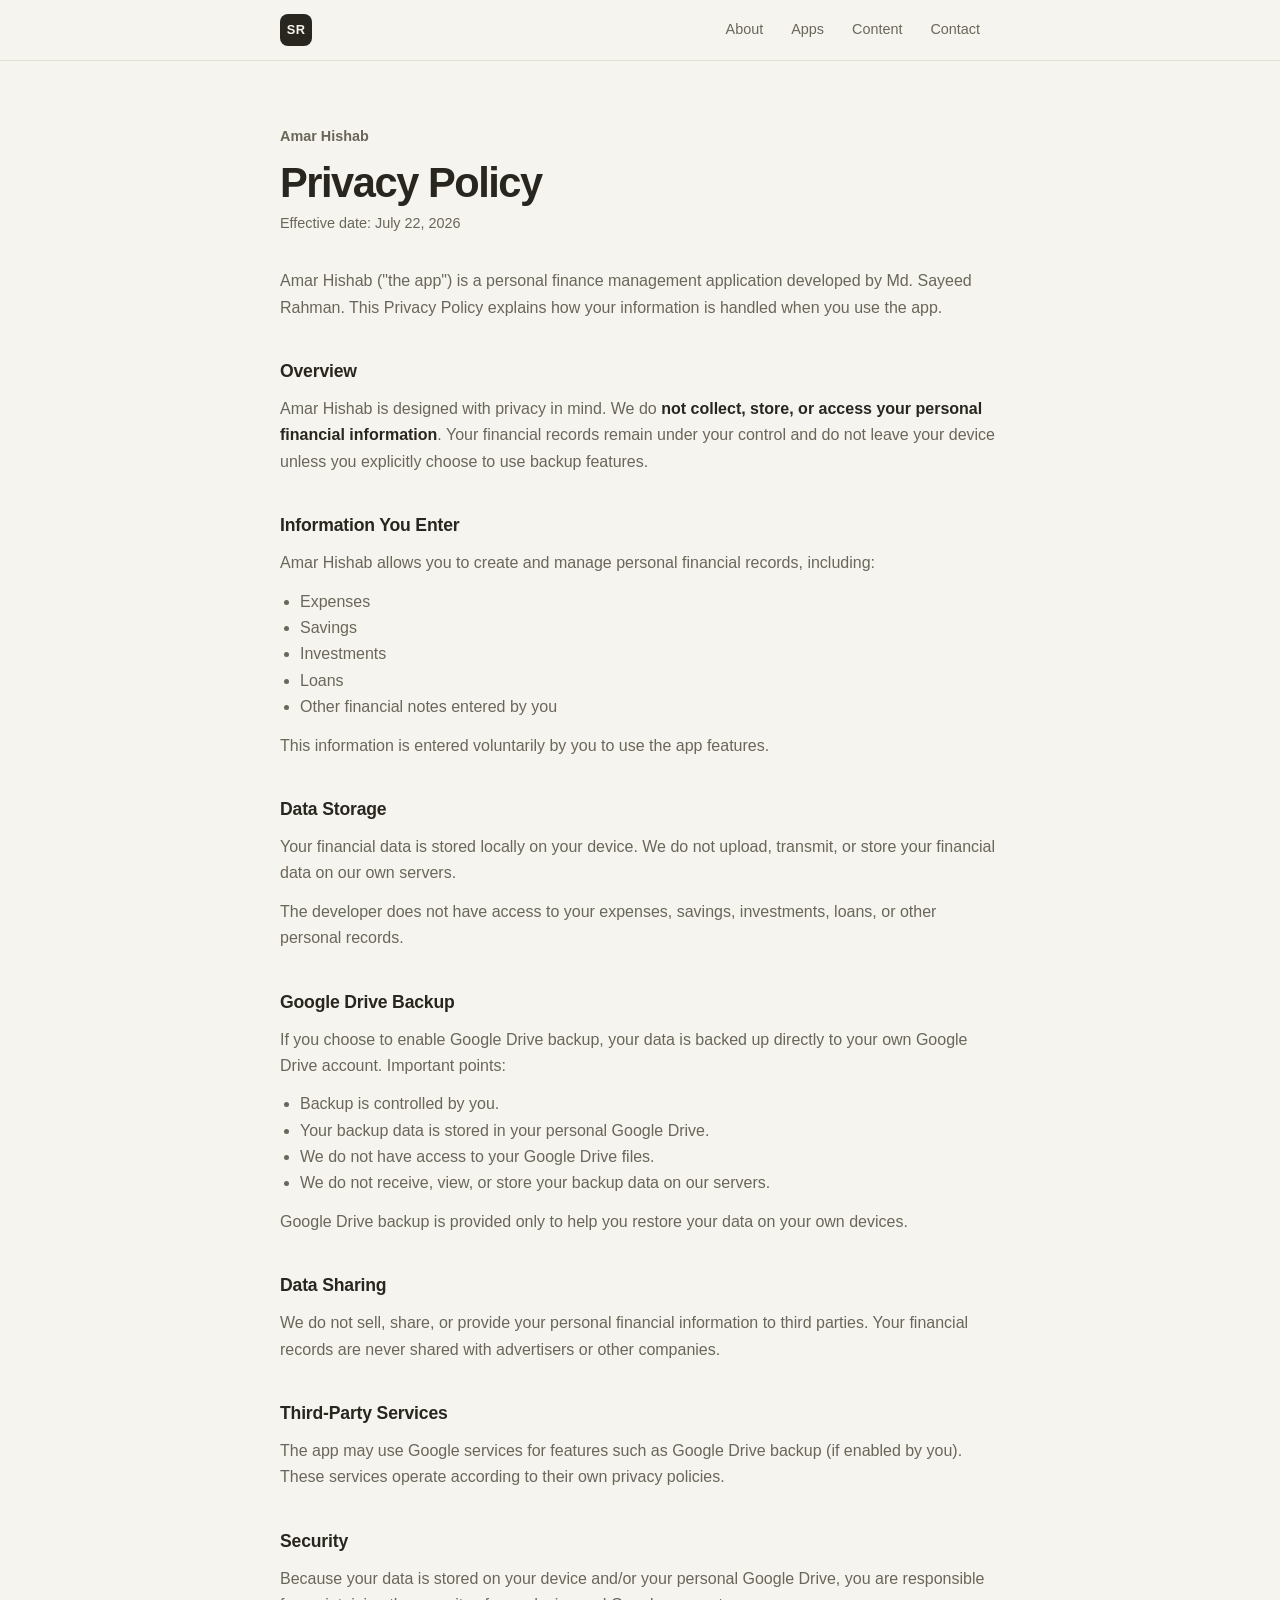
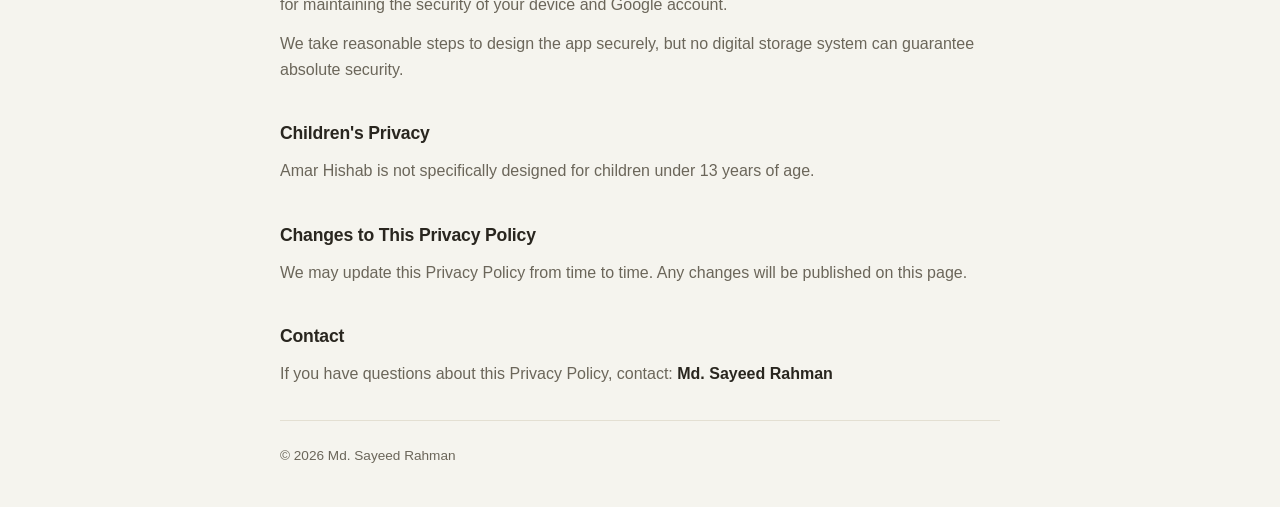
<file: apps/amar-hishab/privacy.html>
<!DOCTYPE html>
<html lang="en">
<head>
  <meta charset="UTF-8">
  <meta name="viewport" content="width=device-width, initial-scale=1">
  <title>Privacy Policy · Amar Hishab</title>
  <meta name="description" content="Privacy Policy for the Amar Hishab app.">
  <link rel="stylesheet" href="../../styles.css">
</head>
<body>
  <header class="topbar">
    <div class="wrap bar">
      <a class="brand" href="../../" aria-label="Home">SR</a>
      <nav aria-label="Primary">
        <a href="../../#about">About</a>
        <a href="../../#apps">Apps</a>
        <a href="../../#content">Content</a>
        <a href="../../#contact">Contact</a>
      </nav>
    </div>
  </header>

  <main class="wrap doc">
    <p class="eyebrow">Amar Hishab</p>
    <h1>Privacy Policy</h1>
    <p class="meta">Effective date: July 22, 2026</p>

    <p>Amar Hishab ("the app") is a personal finance management application developed by Md. Sayeed Rahman. This Privacy Policy explains how your information is handled when you use the app.</p>

    <h2>Overview</h2>
    <p>Amar Hishab is designed with privacy in mind. We do <strong>not collect, store, or access your personal financial information</strong>. Your financial records remain under your control and do not leave your device unless you explicitly choose to use backup features.</p>

    <h2>Information You Enter</h2>
    <p>Amar Hishab allows you to create and manage personal financial records, including:</p>
    <ul>
      <li>Expenses</li>
      <li>Savings</li>
      <li>Investments</li>
      <li>Loans</li>
      <li>Other financial notes entered by you</li>
    </ul>
    <p>This information is entered voluntarily by you to use the app features.</p>

    <h2>Data Storage</h2>
    <p>Your financial data is stored locally on your device. We do not upload, transmit, or store your financial data on our own servers.</p>
    <p>The developer does not have access to your expenses, savings, investments, loans, or other personal records.</p>

    <h2>Google Drive Backup</h2>
    <p>If you choose to enable Google Drive backup, your data is backed up directly to your own Google Drive account. Important points:</p>
    <ul>
      <li>Backup is controlled by you.</li>
      <li>Your backup data is stored in your personal Google Drive.</li>
      <li>We do not have access to your Google Drive files.</li>
      <li>We do not receive, view, or store your backup data on our servers.</li>
    </ul>
    <p>Google Drive backup is provided only to help you restore your data on your own devices.</p>

    <h2>Data Sharing</h2>
    <p>We do not sell, share, or provide your personal financial information to third parties. Your financial records are never shared with advertisers or other companies.</p>

    <h2>Third-Party Services</h2>
    <p>The app may use Google services for features such as Google Drive backup (if enabled by you). These services operate according to their own privacy policies.</p>

    <h2>Security</h2>
    <p>Because your data is stored on your device and/or your personal Google Drive, you are responsible for maintaining the security of your device and Google account.</p>
    <p>We take reasonable steps to design the app securely, but no digital storage system can guarantee absolute security.</p>

    <h2>Children's Privacy</h2>
    <p>Amar Hishab is not specifically designed for children under 13 years of age.</p>

    <h2>Changes to This Privacy Policy</h2>
    <p>We may update this Privacy Policy from time to time. Any changes will be published on this page.</p>

    <h2>Contact</h2>
    <p>If you have questions about this Privacy Policy, contact: <strong>Md. Sayeed Rahman</strong></p>

    <footer>
      <span>© <span id="year"></span> Md. Sayeed Rahman</span>
    </footer>
  </main>

  <script>
    document.getElementById("year").textContent = new Date().getFullYear();
  </script>
</body>
</html>
</file>
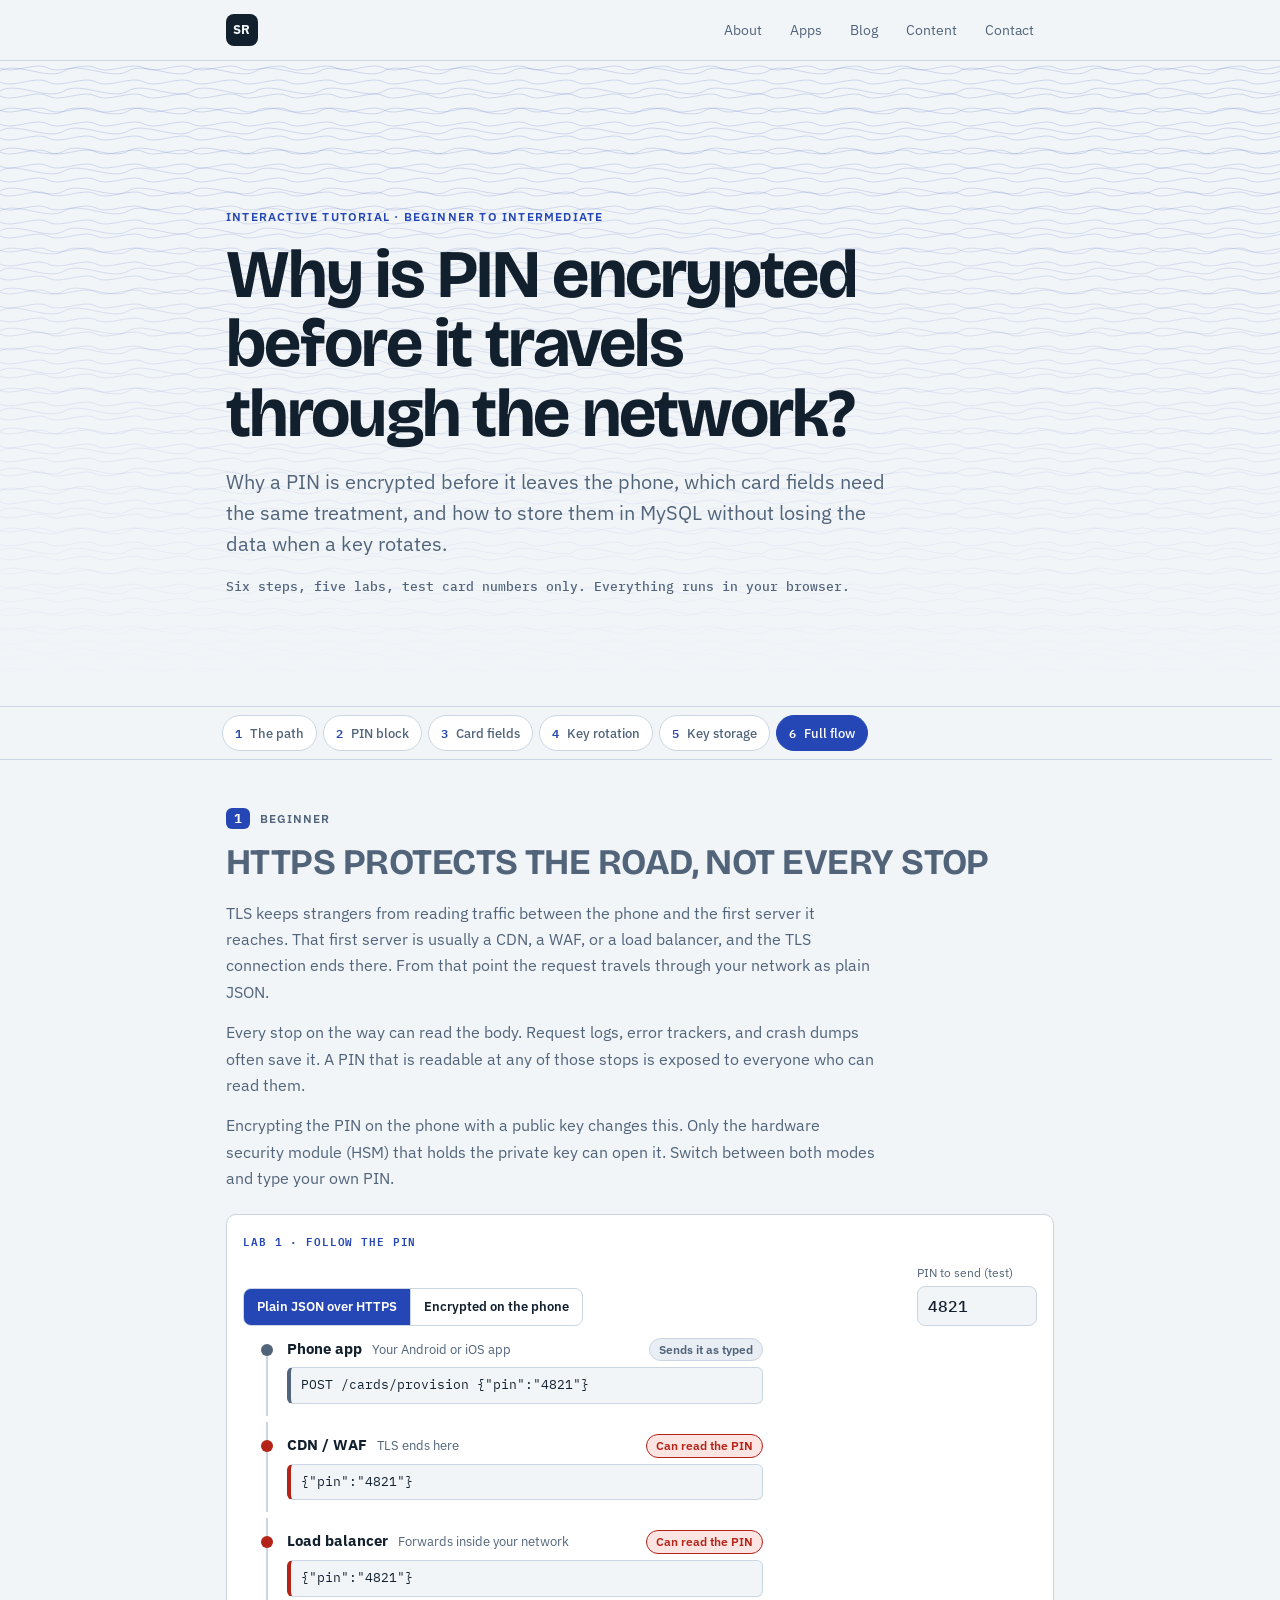
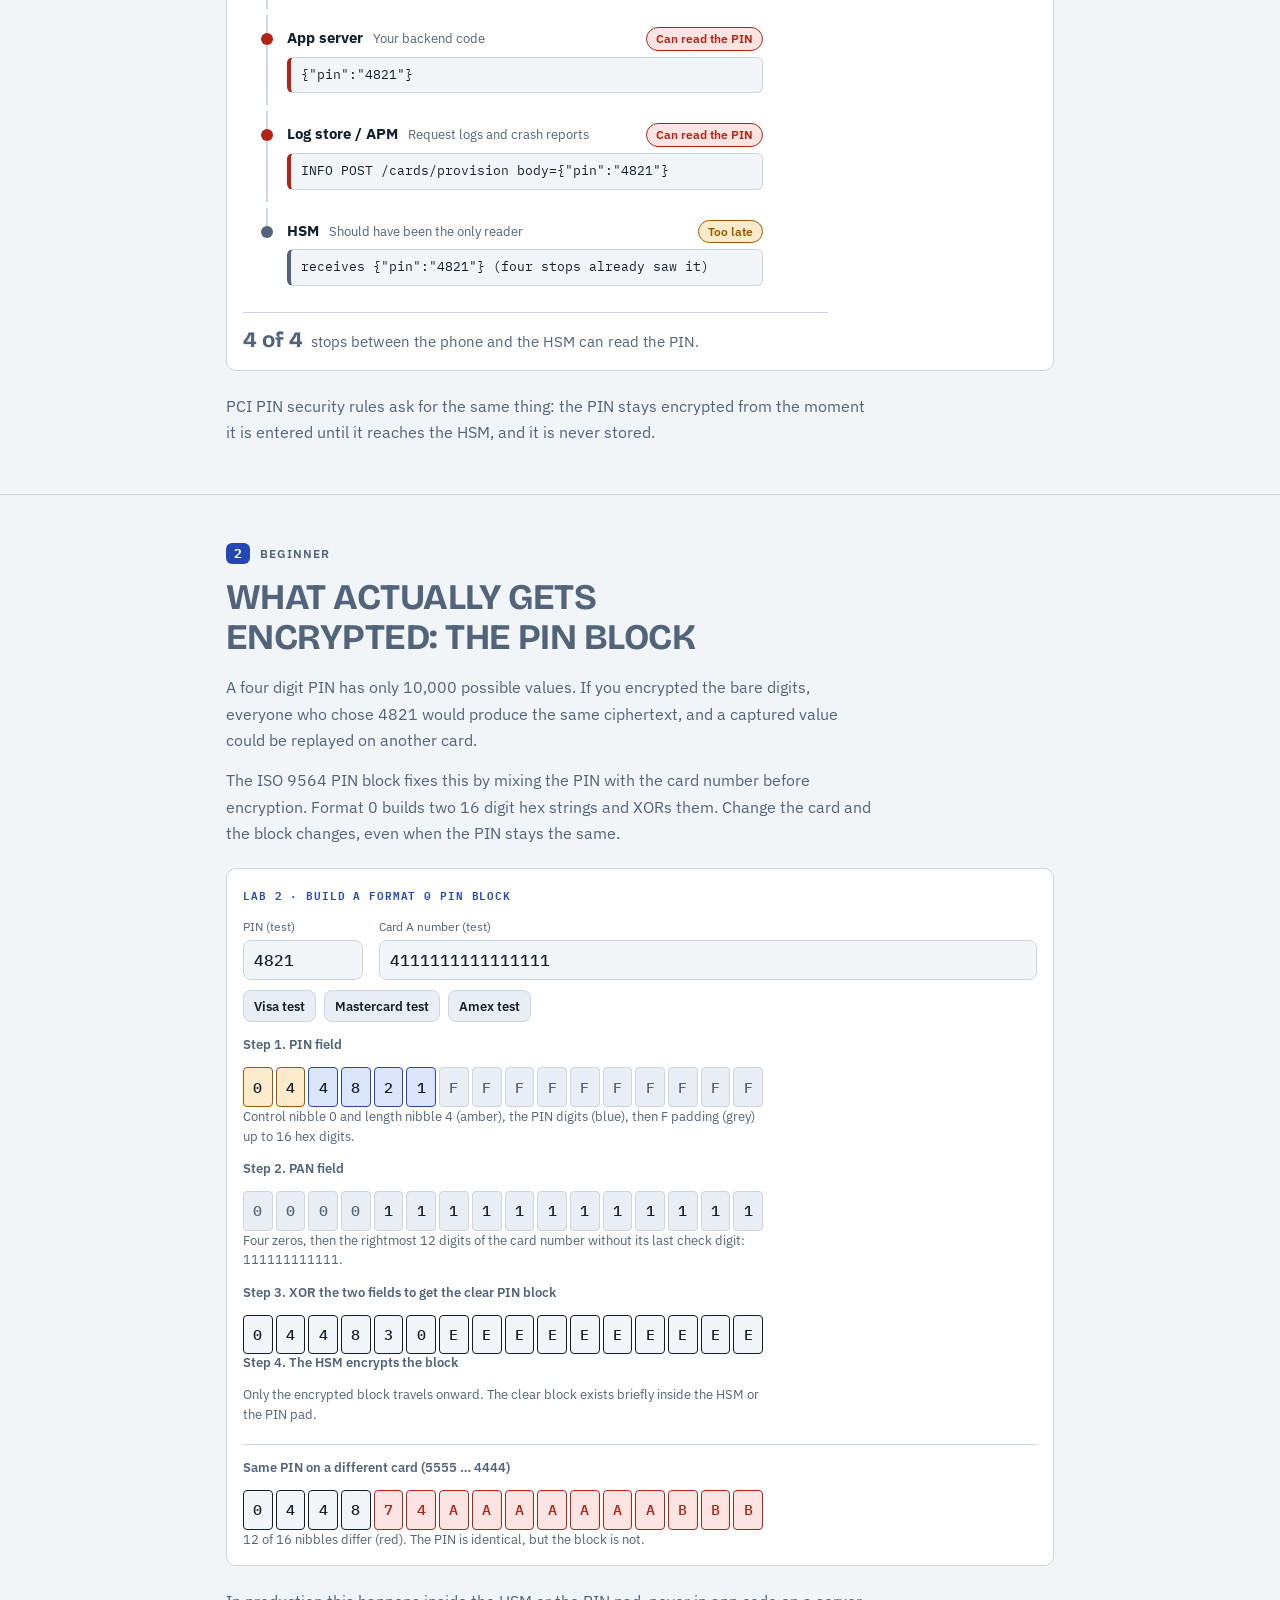
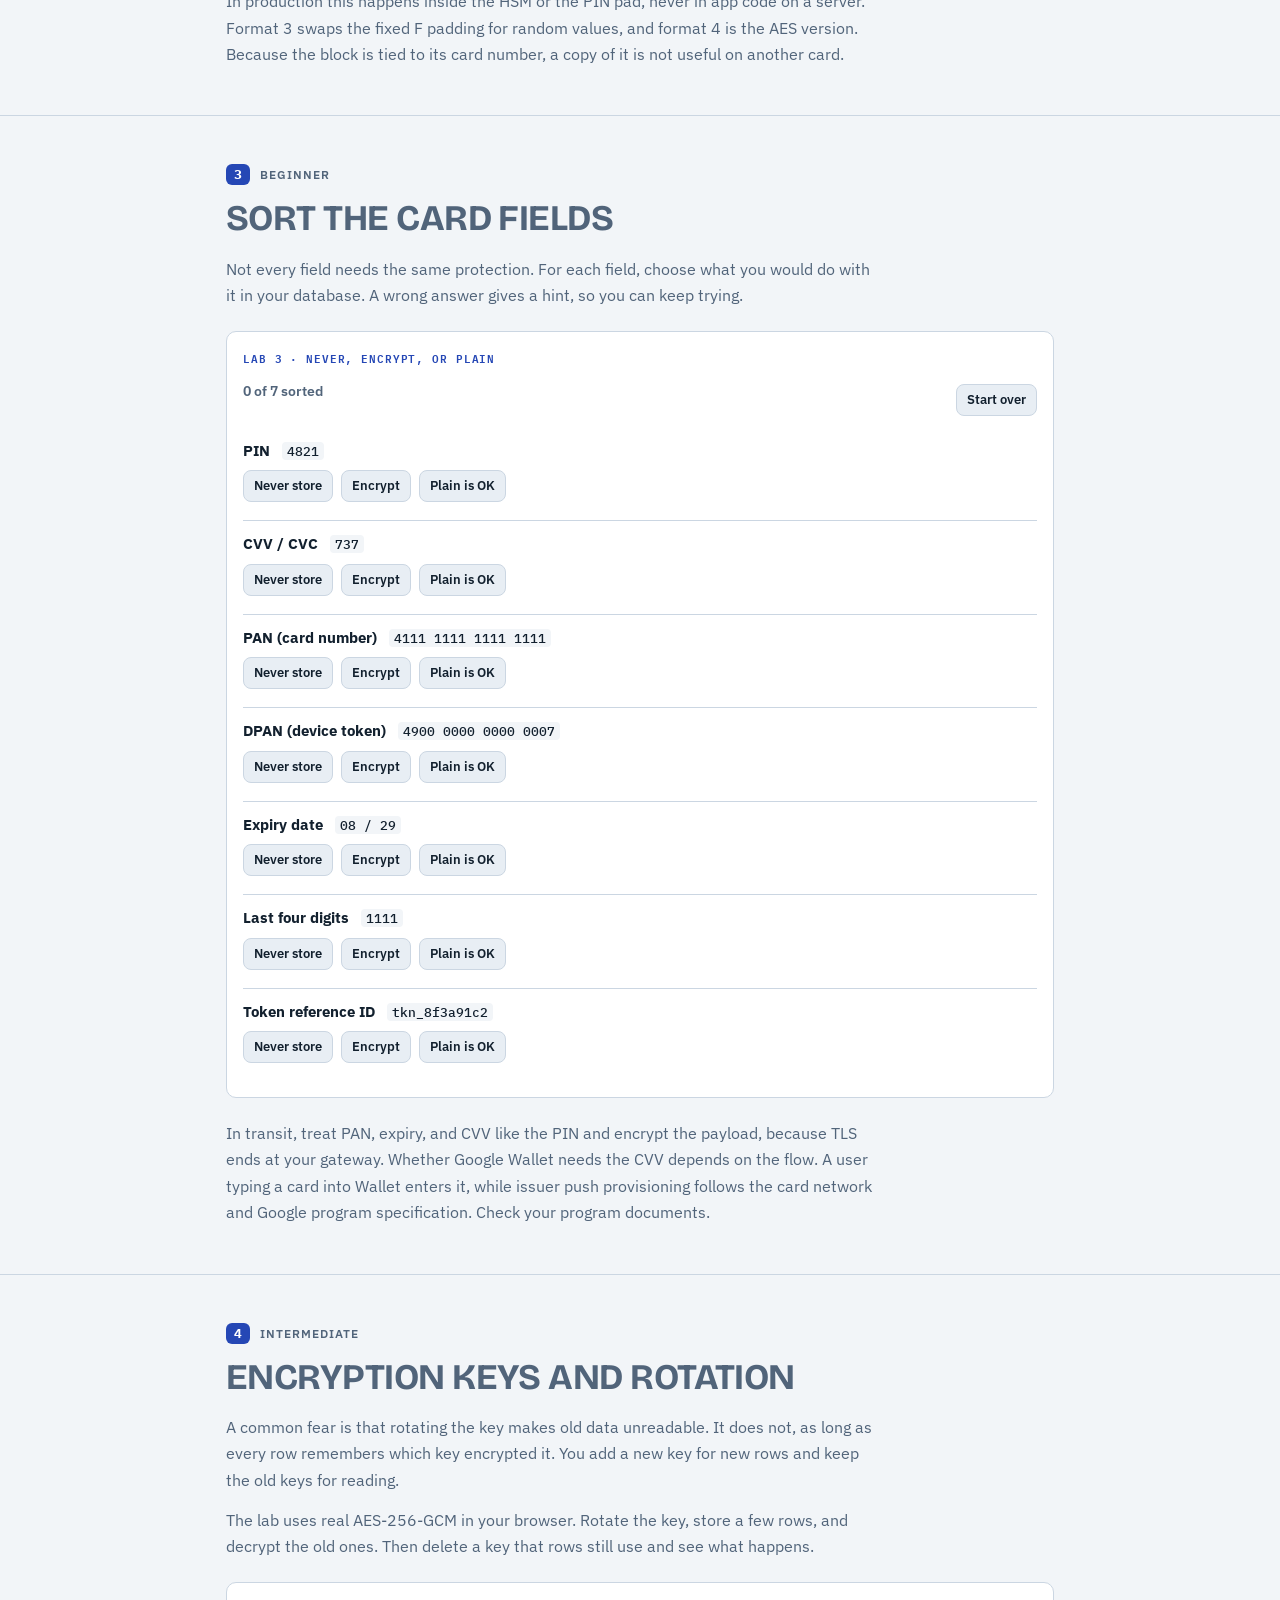
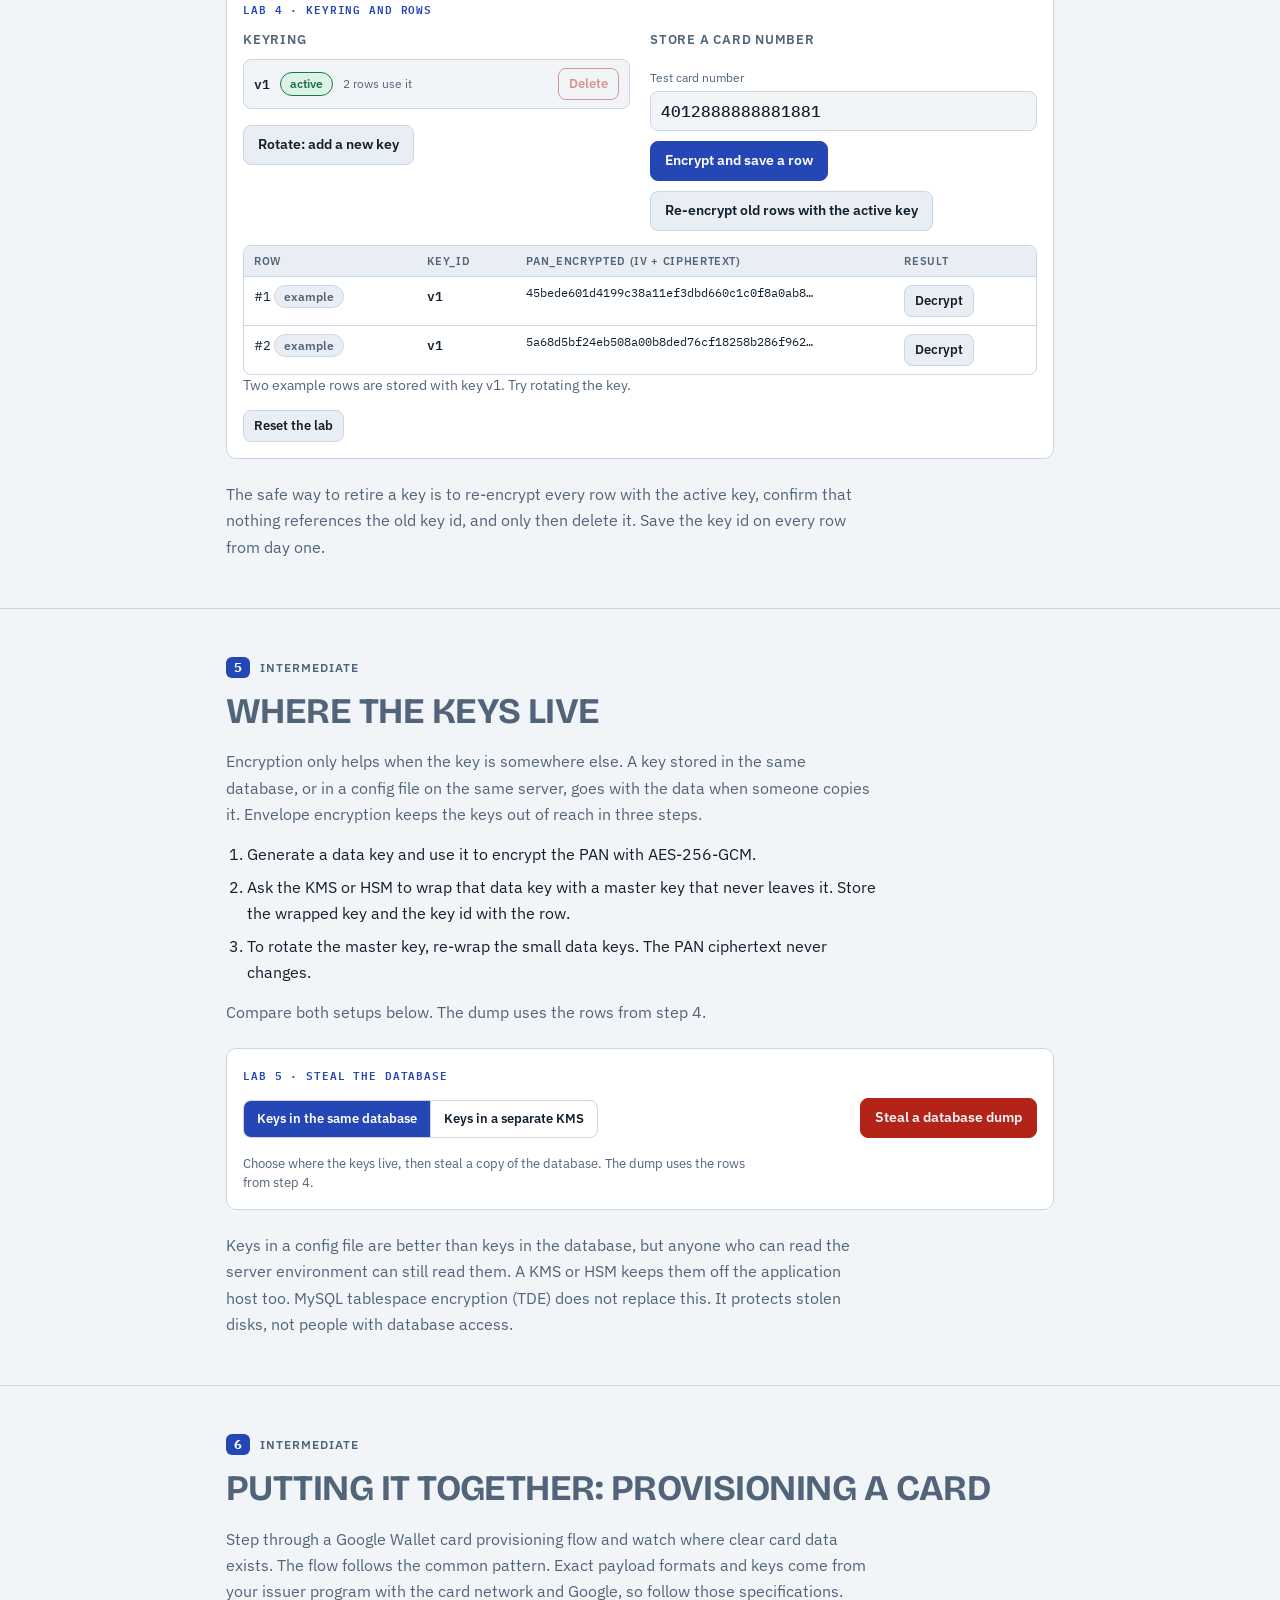
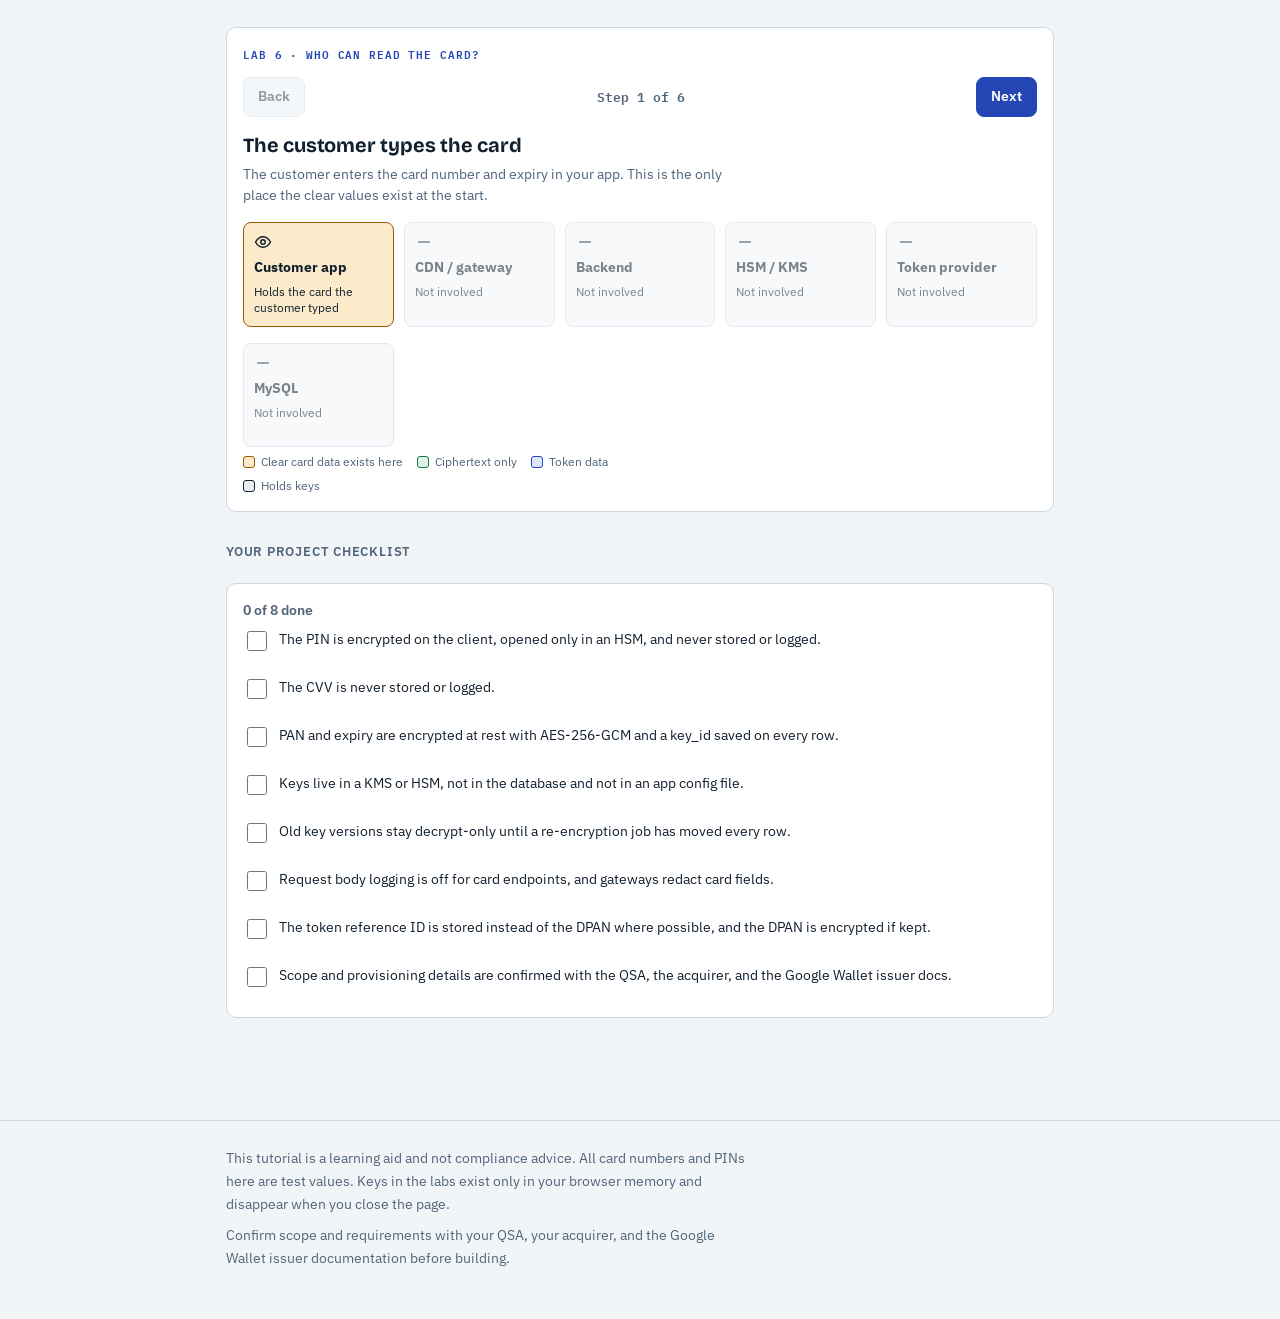
<file: blog/encrypt-pin-before-it-travels/guarding-the-pin.html>
<!doctype html>
<html lang="en">
<head>
<meta charset="utf-8">
<meta name="viewport" content="width=device-width, initial-scale=1, viewport-fit=cover">
<title>Why is PIN encrypted before it travels through the network? · Md. Sayeed Rahman</title>
<meta name="description" content="Why a PIN is encrypted before it leaves the phone, which card fields need the same treatment, and how to store them in MySQL without losing the data when a key rotates.">
<meta name="claude:viewport-fit-sides" content="cover">
<link rel="stylesheet" href="../../styles.css?v=10">
<link rel="preconnect" href="https://fonts.googleapis.com">
<link rel="preconnect" href="https://fonts.gstatic.com" crossorigin>
<link rel="stylesheet" href="https://fonts.googleapis.com/css2?family=Bricolage+Grotesque:wght@500;700&family=IBM+Plex+Mono:wght@400;500&family=IBM+Plex+Sans:wght@400;500;600&display=swap">
<style>
/* Layout concept: one reading column under a sticky step bar. Each lesson ends in a hands-on lab panel set apart from the prose. The hero borrows the fine wave pattern printed inside PIN mailer envelopes. */
:root{
  --bg:#F2F5F8;
  --surface:#FFFFFF;
  --surface-2:#E8EEF4;
  --fg:#12202E;
  --muted:#51647A;
  --line:#CBD6E2;
  --accent:#2547B5;
  --accent-ink:#FFFFFF;
  --accent-soft:#DDE5FB;
  --danger:#B42318;
  --danger-soft:#FBE4E1;
  --ok:#17784A;
  --ok-soft:#DDF3E6;
  --warn:#9A5B00;
  --warn-soft:#FBEBCB;
  --ink-line:rgba(37,71,181,.18);
  --font-display:"Bricolage Grotesque","Segoe UI",system-ui,sans-serif;
  --font-body:"IBM Plex Sans",system-ui,-apple-system,"Segoe UI",sans-serif;
  --font-mono:"IBM Plex Mono",ui-monospace,"SF Mono",Menlo,Consolas,monospace;
}
@media (prefers-color-scheme: dark){
  :root:not([data-theme="light"]){
    --bg:#0D1722;
    --surface:#14212F;
    --surface-2:#1B2B3C;
    --fg:#E6EDF5;
    --muted:#9AAEC4;
    --line:#2A3D52;
    --accent:#8FA8FF;
    --accent-ink:#0D1722;
    --accent-soft:#1F2E57;
    --danger:#FF8A7E;
    --danger-soft:#3A1B1A;
    --ok:#5ED39A;
    --ok-soft:#12301F;
    --warn:#F2B45A;
    --warn-soft:#3A2B0D;
    --ink-line:rgba(143,168,255,.2);
    color-scheme:dark;
  }
}
:root[data-theme="dark"]{
  --bg:#0D1722;
  --surface:#14212F;
  --surface-2:#1B2B3C;
  --fg:#E6EDF5;
  --muted:#9AAEC4;
  --line:#2A3D52;
  --accent:#8FA8FF;
  --accent-ink:#0D1722;
  --accent-soft:#1F2E57;
  --danger:#FF8A7E;
  --danger-soft:#3A1B1A;
  --ok:#5ED39A;
  --ok-soft:#12301F;
  --warn:#F2B45A;
  --warn-soft:#3A2B0D;
  --ink-line:rgba(143,168,255,.2);
  color-scheme:dark;
}

*{box-sizing:border-box}
html{scroll-padding-top:calc(60px + env(safe-area-inset-top,0px))}
img{max-width:100%}
[hidden]:not([hidden=until-found i]){display:none!important}
body{background:var(--bg);color:var(--fg);font:400 16px/1.65 var(--font-body);-webkit-text-size-adjust:100%}
body::before{content:"";position:fixed;inset:0 0 auto;height:env(safe-area-inset-top,0px);z-index:10;background:var(--bg)}
.wrap{width:100%;max-width:860px;margin-inline:auto;padding-left:max(16px,env(safe-area-inset-left,0px));padding-right:max(16px,env(safe-area-inset-right,0px))}
:focus-visible{outline:2px solid var(--accent);outline-offset:2px}
code{font:500 .9em var(--font-mono);background:var(--surface-2);padding:1px 5px;border-radius:4px;overflow-wrap:anywhere}
.small{font-size:13px;color:var(--muted);margin:0}

/* Hero */
.hero{position:relative;overflow:hidden;border-bottom:1px solid var(--line)}
.hero .wrap{position:relative;padding-block:52px 38px}
.mailer{position:absolute;inset:0;width:100%;height:100%;-webkit-mask-image:linear-gradient(to bottom,#000 15%,transparent 100%);mask-image:linear-gradient(to bottom,#000 15%,transparent 100%)}
.mailer path{fill:none;stroke:var(--ink-line);stroke-width:1}
.eyebrow{font:600 12px/1.4 var(--font-body);letter-spacing:.1em;text-transform:uppercase;color:var(--accent);margin:0 0 14px}
h1{font:700 clamp(2.5rem,8vw,4.25rem)/1.02 var(--font-display);letter-spacing:-.025em;margin:0 0 18px;text-wrap:balance}
.lede{font-size:clamp(1.05rem,2.6vw,1.25rem);line-height:1.55;max-width:56ch;margin:0 0 18px}
.meta{font:500 13px/1.5 var(--font-mono);color:var(--muted);margin:0}

/* Step bar */
.steps{position:sticky;top:calc(60px + env(safe-area-inset-top,0px));z-index:9;background:var(--bg);border-bottom:1px solid var(--line)}
.steps ol{position:relative;list-style:none;margin:0;padding:8px 0;display:flex;gap:6px;overflow-x:auto;scrollbar-width:none}
.steps ol::-webkit-scrollbar{display:none}
.steps a{display:flex;align-items:center;gap:8px;white-space:nowrap;padding:7px 12px;border-radius:999px;border:1px solid var(--line);color:var(--muted);text-decoration:none;font:500 13px/1.2 var(--font-body);background:var(--surface)}
.steps a b{font:600 12px var(--font-mono);color:var(--accent)}
.steps a:hover{border-color:var(--accent)}
.steps a[aria-current="true"]{background:var(--accent);color:var(--accent-ink);border-color:var(--accent)}
.steps a[aria-current="true"] b{color:var(--accent-ink)}

/* Lessons */
.lesson{padding-block:48px 40px;scroll-margin-top:calc(120px + env(safe-area-inset-top,0px))}
.lesson + .lesson{border-top:1px solid var(--line)}
.kicker{display:flex;flex-wrap:wrap;gap:10px;align-items:center;font:600 12px var(--font-body);letter-spacing:.08em;text-transform:uppercase;color:var(--muted);margin:0 0 10px}
.kicker .num{font:700 13px var(--font-mono);letter-spacing:0;color:var(--accent-ink);background:var(--accent);padding:2px 8px;border-radius:6px}
h2{font:700 clamp(1.6rem,4.6vw,2.25rem)/1.12 var(--font-display);letter-spacing:-.015em;margin:0 0 16px;text-wrap:balance}
h3{font:600 13px/1.3 var(--font-body);letter-spacing:.06em;text-transform:uppercase;color:var(--muted);margin:0 0 10px}
.prose p{max-width:65ch;margin:0 0 14px}
.prose ol{max-width:65ch;padding-left:1.3em;margin:0 0 14px}
.prose li{margin-bottom:6px}

/* Lab panels */
.lab{background:var(--surface);border:1px solid var(--line);border-radius:10px;padding:16px;margin:22px 0;font-size:14px;line-height:1.5}
.lab-bar{display:flex;flex-wrap:wrap;gap:12px 16px;align-items:flex-end;justify-content:space-between}
.lab-tag{font:600 11px var(--font-mono);letter-spacing:.08em;text-transform:uppercase;color:var(--accent);margin:0 0 12px}

.btn{font:600 14px/1.2 var(--font-body);padding:9px 14px;min-height:40px;border-radius:8px;border:1px solid var(--line);background:var(--surface-2);color:var(--fg);cursor:pointer}
.btn:hover:not(:disabled){border-color:var(--accent)}
.btn.primary{background:var(--accent);color:var(--accent-ink);border-color:var(--accent)}
.btn.danger{background:var(--danger);color:var(--bg);border-color:var(--danger)}
.btn.small-btn{padding:5px 10px;min-height:32px;font-size:13px}
.btn.danger-ghost{background:transparent;color:var(--danger);border-color:var(--danger)}
.btn:disabled{opacity:.45;cursor:not-allowed}
.seg{display:inline-flex;flex-wrap:wrap;gap:1px;background:var(--line);border:1px solid var(--line);border-radius:8px;overflow:hidden}
.seg-btn{font:600 13px/1.2 var(--font-body);padding:10px 13px;border:0;background:var(--surface);color:var(--fg);cursor:pointer}
.seg-btn[aria-pressed="true"]{background:var(--accent);color:var(--accent-ink)}
.field{display:flex;flex-direction:column;gap:4px;font-size:12px;color:var(--muted);min-width:0}
.field input{font:500 16px var(--font-mono);padding:9px 10px;border:1px solid var(--line);border-radius:8px;background:var(--bg);color:var(--fg);min-width:0;width:100%}
.field.narrow{width:120px}
.field.grow{flex:1 1 220px}
.chips{display:flex;flex-wrap:wrap;gap:8px;margin-top:10px}
.pill{display:inline-block;font:600 12px/1.3 var(--font-body);padding:3px 9px;border-radius:999px;border:1px solid var(--line);white-space:nowrap}
.pill.bad{color:var(--danger);background:var(--danger-soft);border-color:var(--danger)}
.pill.ok{color:var(--ok);background:var(--ok-soft);border-color:var(--ok)}
.pill.warn{color:var(--warn);background:var(--warn-soft);border-color:var(--warn)}
.pill.mute{color:var(--muted);background:var(--surface-2)}
.hint{color:var(--danger);font-weight:600;margin:10px 0 0}

/* Step 1: hops */
.hops{list-style:none;margin:16px 0 0;padding:0}
.hop{position:relative;padding:12px 0 12px 26px}
.hop::before{content:"";position:absolute;left:5px;top:0;bottom:0;width:2px;background:var(--line)}
.hop:first-child::before{top:24px}
.hop:last-child::before{bottom:calc(100% - 24px)}
.dot{position:absolute;left:0;top:18px;width:12px;height:12px;border-radius:50%;background:var(--muted)}
.hop.bad .dot{background:var(--danger)}
.hop.ok .dot{background:var(--ok)}
.hop-top{display:flex;flex-wrap:wrap;gap:4px 10px;align-items:baseline}
.hop-top strong{font-size:15px}
.hop-top .note{color:var(--muted);font-size:13px}
.hop-top .pill{margin-left:auto}
.sees{display:block;margin-top:6px;padding:8px 10px;background:var(--bg);border:1px solid var(--line);border-left:4px solid var(--muted);border-radius:6px;font:400 13px/1.45 var(--font-mono);overflow-wrap:anywhere}
.hop.bad .sees{border-left-color:var(--danger)}
.hop.ok .sees{border-left-color:var(--ok)}
.tally{margin:14px 0 0;padding-top:14px;border-top:1px solid var(--line);font-size:15px}
.tally strong{font:700 22px var(--font-display);margin-right:4px}

/* Step 2: PIN block */
.step{font:600 13px var(--font-body);margin:18px 0 6px}
.step:first-of-type{margin-top:14px}
.nibs{display:grid;grid-template-columns:repeat(16,minmax(0,1fr));gap:3px;max-width:520px}
.nib{aspect-ratio:3/4;display:grid;place-items:center;border-radius:4px;font:500 clamp(11px,3.4vw,15px) var(--font-mono);background:var(--surface-2);border:1px solid var(--line)}
.nib.ctl,.nib.len{background:var(--warn-soft);border-color:var(--warn)}
.nib.pin{background:var(--accent-soft);border-color:var(--accent)}
.nib.pad{color:var(--muted)}
.nib.res{background:var(--bg);border-color:var(--fg)}
.nib.diff{background:var(--danger-soft);border-color:var(--danger);color:var(--danger)}
.compare{margin-top:20px;padding-top:14px;border-top:1px solid var(--line)}

/* Step 3: sorting */
.fields{list-style:none;margin:12px 0 0;padding:0;display:grid;gap:0}
.fieldrow{padding:12px 0;border-top:1px solid var(--line)}
.fieldrow:first-child{border-top:0}
.fr-top{display:flex;flex-wrap:wrap;gap:4px 12px;align-items:baseline}
.fr-top strong{font-size:15px}
.fr-top code{background:var(--bg)}
.opts{display:flex;flex-wrap:wrap;gap:8px;margin-top:8px}
.opts .btn[aria-pressed="true"]{background:var(--accent);color:var(--accent-ink);border-color:var(--accent)}
.fb{margin:8px 0 0;font-size:13px}
.fb.ok{color:var(--ok)}
.fb.bad{color:var(--danger)}
.fb.almost{color:var(--warn)}
.fb b{font-weight:600}
.score{margin:0;font-weight:600}

/* Step 4 and 5: keys */
.split{display:grid;grid-template-columns:repeat(auto-fit,minmax(min(100%,260px),1fr));gap:20px}
.stack{display:flex;flex-direction:column;gap:10px;align-items:flex-start}
.keyring{list-style:none;margin:0 0 10px;padding:0;display:grid;gap:8px}
.keyring li{display:flex;flex-wrap:wrap;gap:6px 10px;align-items:center;border:1px solid var(--line);border-radius:8px;padding:8px 10px;background:var(--bg)}
.kid{font:600 13px var(--font-mono)}
.used{color:var(--muted);font-size:12px;margin-right:auto}
.tablewrap{overflow-x:auto;margin-top:14px;border:1px solid var(--line);border-radius:8px}
table.rows{width:100%;border-collapse:collapse;min-width:520px;font-size:13px}
table.rows th{font:600 11px var(--font-body);letter-spacing:.06em;text-transform:uppercase;color:var(--muted);text-align:left;padding:8px 10px;background:var(--surface-2)}
table.rows td{padding:8px 10px;border-top:1px solid var(--line);vertical-align:top}
td.stored{font:400 12px var(--font-mono);overflow-wrap:anywhere;max-width:240px}
.res-ok{font:600 13px var(--font-mono);color:var(--ok)}
.res-bad{font-weight:600;color:var(--danger)}
.msg{margin:12px 0 0;min-height:1.5em}
.dump{font:400 12px/1.5 var(--font-mono);background:var(--bg);border:1px solid var(--line);border-radius:8px;padding:10px;overflow-x:auto;margin:6px 0 12px;white-space:pre}
.dump.bad{color:var(--danger);border-color:var(--danger)}
.verdict{margin:6px 0 0;padding:10px 12px;border-radius:8px;border:1px solid;font-weight:600}
.verdict.bad{color:var(--danger);background:var(--danger-soft);border-color:var(--danger)}
.verdict.ok{color:var(--ok);background:var(--ok-soft);border-color:var(--ok)}
.steal-out{margin-top:16px}

/* Step 6: flow */
.flow-nav{display:flex;flex-wrap:wrap;gap:10px;align-items:center;justify-content:space-between}
.flow-nav p{margin:0;font:600 13px var(--font-mono);color:var(--muted)}
#flow-title{font:700 20px/1.25 var(--font-display);letter-spacing:-.01em;text-transform:none;color:var(--fg);margin:16px 0 6px}
#flow-text{margin:0;max-width:62ch}
.actors{list-style:none;margin:16px 0 0;padding:0;display:grid;grid-template-columns:repeat(auto-fit,minmax(min(100%,150px),1fr));gap:10px}
.actor{border:1px solid var(--line);border-radius:8px;padding:10px;min-height:104px;display:flex;flex-direction:column;gap:6px;min-width:0}
.actor strong{font-size:14px}
.actor .lbl{font-size:12px;line-height:1.35}
.actor .ico{height:18px;display:block}
.actor.st-idle{opacity:.55;background:var(--bg)}
.actor.st-clear{border-color:var(--warn);background:var(--warn-soft)}
.actor.st-enc{border-color:var(--ok);background:var(--ok-soft)}
.actor.st-token{border-color:var(--accent);background:var(--accent-soft)}
.actor.st-key{border-color:var(--fg);background:var(--surface-2)}
.legend{margin:14px 0 0;display:flex;flex-wrap:wrap;gap:6px 14px;font-size:12px;color:var(--muted)}
.legend span{display:inline-flex;align-items:center;gap:6px}
.legend i{display:inline-block;width:12px;height:12px;border-radius:3px;border:1px solid}
.legend .l-clear{background:var(--warn-soft);border-color:var(--warn)}
.legend .l-enc{background:var(--ok-soft);border-color:var(--ok)}
.legend .l-token{background:var(--accent-soft);border-color:var(--accent)}
.legend .l-key{background:var(--surface-2);border-color:var(--fg)}

/* Checklist */
.checklist{list-style:none;margin:0;padding:0;display:grid;gap:4px}
.checklist label{display:flex;gap:12px;align-items:flex-start;padding:8px 4px;cursor:pointer}
.checklist input{width:20px;height:20px;margin:2px 0 0;accent-color:var(--accent);flex:none}
.foot{border-top:1px solid var(--line);padding-block:26px 40px;color:var(--muted);font-size:14px}
.foot p{max-width:65ch;margin:0 0 8px}

.topbar{z-index:11;background:color-mix(in srgb,var(--bg) 86%,transparent);border-bottom-color:var(--line)}
.topbar .brand{background:var(--fg);color:var(--bg)}
.topbar nav a{color:var(--muted)}
.topbar nav a:hover{color:var(--fg)}

@media (prefers-reduced-motion: reduce){
  *{animation:none!important;transition:none!important}
}
</style>
</head>
<body>
  <header class="topbar">
    <div class="wrap bar">
      <a class="brand" href="../../index.html" aria-label="Home">SR</a>
      <nav aria-label="Primary">
        <a href="../../index.html#about">About</a>
        <a href="../../index.html#apps">Apps</a>
        <a href="../../index.html#blog">Blog</a>
        <a href="../../index.html#content">Content</a>
        <a href="../../index.html#contact">Contact</a>
      </nav>
    </div>
  </header>

<header class="hero">
  <svg class="mailer" aria-hidden="true" focusable="false">
    <defs>
      <pattern id="waveA" width="64" height="20" patternUnits="userSpaceOnUse"><path d="M0 10 C 16 0, 48 20, 64 10"/></pattern>
      <pattern id="waveB" width="48" height="14" patternUnits="userSpaceOnUse"><path d="M0 7 C 12 14, 36 0, 48 7"/></pattern>
    </defs>
    <rect width="100%" height="100%" fill="url(#waveA)"/>
    <rect width="100%" height="100%" fill="url(#waveB)"/>
  </svg>
  <div class="wrap">
    <p class="eyebrow">Interactive tutorial · beginner to intermediate</p>
    <h1>Why is PIN encrypted before it travels through the network?</h1>
    <p class="lede">Why a PIN is encrypted before it leaves the phone, which card fields need the same treatment, and how to store them in MySQL without losing the data when a key rotates.</p>
    <p class="meta">Six steps, five labs, test card numbers only. Everything runs in your browser.</p>
  </div>
</header>

<nav class="steps" aria-label="Tutorial steps">
  <div class="wrap">
    <ol>
      <li><a href="#path" data-target="path"><b>1</b>The path</a></li>
      <li><a href="#pinblock" data-target="pinblock"><b>2</b>PIN block</a></li>
      <li><a href="#fields-step" data-target="fields-step"><b>3</b>Card fields</a></li>
      <li><a href="#rotation" data-target="rotation"><b>4</b>Key rotation</a></li>
      <li><a href="#keyhome" data-target="keyhome"><b>5</b>Key storage</a></li>
      <li><a href="#flow" data-target="flow"><b>6</b>Full flow</a></li>
    </ol>
  </div>
</nav>

<main>

<section class="lesson" id="path">
  <div class="wrap prose">
    <p class="kicker"><span class="num">1</span> Beginner</p>
    <h2>HTTPS protects the road, not every stop</h2>
    <p>TLS keeps strangers from reading traffic between the phone and the first server it reaches. That first server is usually a CDN, a WAF, or a load balancer, and the TLS connection ends there. From that point the request travels through your network as plain JSON.</p>
    <p>Every stop on the way can read the body. Request logs, error trackers, and crash dumps often save it. A PIN that is readable at any of those stops is exposed to everyone who can read them.</p>
    <p>Encrypting the PIN on the phone with a public key changes this. Only the hardware security module (HSM) that holds the private key can open it. Switch between both modes and type your own PIN.</p>

    <div class="lab" id="lab-path">
      <p class="lab-tag">Lab 1 · Follow the PIN</p>
      <div class="lab-bar">
        <div class="seg" role="group" aria-label="How the PIN is sent">
          <button type="button" class="seg-btn" id="mode-plain" aria-pressed="true">Plain JSON over HTTPS</button>
          <button type="button" class="seg-btn" id="mode-enc" aria-pressed="false">Encrypted on the phone</button>
        </div>
        <label class="field narrow"><span>PIN to send (test)</span><input id="path-pin" inputmode="numeric" maxlength="6" autocomplete="off" value="4821"></label>
      </div>
      <p class="hint" id="path-hint" hidden>Use 4 to 6 digits for a realistic PIN.</p>
      <ol class="hops" id="hops" aria-live="polite"></ol>
      <p class="tally" id="path-tally"></p>
    </div>

    <p>PCI PIN security rules ask for the same thing: the PIN stays encrypted from the moment it is entered until it reaches the HSM, and it is never stored.</p>
  </div>
</section>

<section class="lesson" id="pinblock">
  <div class="wrap prose">
    <p class="kicker"><span class="num">2</span> Beginner</p>
    <h2>What actually gets encrypted: the PIN block</h2>
    <p>A four digit PIN has only 10,000 possible values. If you encrypted the bare digits, everyone who chose 4821 would produce the same ciphertext, and a captured value could be replayed on another card.</p>
    <p>The ISO 9564 PIN block fixes this by mixing the PIN with the card number before encryption. Format 0 builds two 16 digit hex strings and XORs them. Change the card and the block changes, even when the PIN stays the same.</p>

    <div class="lab" id="lab-block">
      <p class="lab-tag">Lab 2 · Build a format 0 PIN block</p>
      <div class="lab-bar">
        <label class="field narrow"><span>PIN (test)</span><input id="pb-pin" inputmode="numeric" maxlength="6" autocomplete="off" value="4821"></label>
        <label class="field grow"><span>Card A number (test)</span><input id="pb-pan" inputmode="numeric" maxlength="19" autocomplete="off" value="4111111111111111"></label>
      </div>
      <div class="chips" role="group" aria-label="Sample test card numbers">
        <button type="button" class="btn small-btn" data-pan="4111111111111111">Visa test</button>
        <button type="button" class="btn small-btn" data-pan="5555555555554444">Mastercard test</button>
        <button type="button" class="btn small-btn" data-pan="378282246310005">Amex test</button>
      </div>
      <p class="hint" id="pb-err" role="alert" hidden></p>
      <div id="pb-out"></div>
    </div>

    <p>In production this happens inside the HSM or the PIN pad, never in app code on a server. Format 3 swaps the fixed F padding for random values, and format 4 is the AES version. Because the block is tied to its card number, a copy of it is not useful on another card.</p>
  </div>
</section>

<section class="lesson" id="fields-step">
  <div class="wrap prose">
    <p class="kicker"><span class="num">3</span> Beginner</p>
    <h2>Sort the card fields</h2>
    <p>Not every field needs the same protection. For each field, choose what you would do with it in your database. A wrong answer gives a hint, so you can keep trying.</p>

    <div class="lab" id="lab-sort">
      <p class="lab-tag">Lab 3 · Never, encrypt, or plain</p>
      <div class="lab-bar">
        <p class="score" id="sort-score" aria-live="polite"></p>
        <button type="button" class="btn small-btn" id="sort-reset">Start over</button>
      </div>
      <ul class="fields" id="fields"></ul>
    </div>

    <p>In transit, treat PAN, expiry, and CVV like the PIN and encrypt the payload, because TLS ends at your gateway. Whether Google Wallet needs the CVV depends on the flow. A user typing a card into Wallet enters it, while issuer push provisioning follows the card network and Google program specification. Check your program documents.</p>
  </div>
</section>

<section class="lesson" id="rotation">
  <div class="wrap prose">
    <p class="kicker"><span class="num">4</span> Intermediate</p>
    <h2>Encryption keys and rotation</h2>
    <p>A common fear is that rotating the key makes old data unreadable. It does not, as long as every row remembers which key encrypted it. You add a new key for new rows and keep the old keys for reading.</p>
    <p>The lab uses real AES-256-GCM in your browser. Rotate the key, store a few rows, and decrypt the old ones. Then delete a key that rows still use and see what happens.</p>

    <div class="lab" id="lab-keys">
      <p class="lab-tag">Lab 4 · Keyring and rows</p>
      <div class="split">
        <div>
          <h3>Keyring</h3>
          <ul class="keyring" id="keyring"></ul>
          <button type="button" class="btn" id="btn-rotate">Rotate: add a new key</button>
        </div>
        <div class="stack">
          <h3>Store a card number</h3>
          <label class="field" style="width:100%"><span>Test card number</span><input id="lab-pan" inputmode="numeric" maxlength="19" autocomplete="off" value="4012888888881881"></label>
          <button type="button" class="btn primary" id="btn-add">Encrypt and save a row</button>
          <button type="button" class="btn" id="btn-reenc">Re-encrypt old rows with the active key</button>
        </div>
      </div>
      <div class="tablewrap">
        <table class="rows">
          <thead><tr><th>Row</th><th>key_id</th><th>pan_encrypted (iv + ciphertext)</th><th>Result</th></tr></thead>
          <tbody id="rows"></tbody>
        </table>
      </div>
      <p class="msg" id="lab-msg" aria-live="polite">Setting up the keyring…</p>
      <button type="button" class="btn small-btn" id="btn-reset">Reset the lab</button>
    </div>

    <p>The safe way to retire a key is to re-encrypt every row with the active key, confirm that nothing references the old key id, and only then delete it. Save the key id on every row from day one.</p>
  </div>
</section>

<section class="lesson" id="keyhome">
  <div class="wrap prose">
    <p class="kicker"><span class="num">5</span> Intermediate</p>
    <h2>Where the keys live</h2>
    <p>Encryption only helps when the key is somewhere else. A key stored in the same database, or in a config file on the same server, goes with the data when someone copies it. Envelope encryption keeps the keys out of reach in three steps.</p>
    <ol>
      <li>Generate a data key and use it to encrypt the PAN with AES-256-GCM.</li>
      <li>Ask the KMS or HSM to wrap that data key with a master key that never leaves it. Store the wrapped key and the key id with the row.</li>
      <li>To rotate the master key, re-wrap the small data keys. The PAN ciphertext never changes.</li>
    </ol>
    <p>Compare both setups below. The dump uses the rows from step 4.</p>

    <div class="lab" id="lab-theft">
      <p class="lab-tag">Lab 5 · Steal the database</p>
      <div class="lab-bar">
        <div class="seg" role="group" aria-label="Where the keys live">
          <button type="button" class="seg-btn" id="kloc-db" aria-pressed="true">Keys in the same database</button>
          <button type="button" class="seg-btn" id="kloc-kms" aria-pressed="false">Keys in a separate KMS</button>
        </div>
        <button type="button" class="btn danger" id="btn-steal">Steal a database dump</button>
      </div>
      <div class="steal-out" id="steal-out" aria-live="polite"></div>
    </div>

    <p>Keys in a config file are better than keys in the database, but anyone who can read the server environment can still read them. A KMS or HSM keeps them off the application host too. MySQL tablespace encryption (TDE) does not replace this. It protects stolen disks, not people with database access.</p>
  </div>
</section>

<section class="lesson" id="flow">
  <div class="wrap prose">
    <p class="kicker"><span class="num">6</span> Intermediate</p>
    <h2>Putting it together: provisioning a card</h2>
    <p>Step through a Google Wallet card provisioning flow and watch where clear card data exists. The flow follows the common pattern. Exact payload formats and keys come from your issuer program with the card network and Google, so follow those specifications.</p>

    <div class="lab" id="lab-flow">
      <p class="lab-tag">Lab 6 · Who can read the card?</p>
      <div class="flow-nav">
        <button type="button" class="btn" id="flow-prev">Back</button>
        <p id="flow-count"></p>
        <button type="button" class="btn primary" id="flow-next">Next</button>
      </div>
      <h3 id="flow-title"></h3>
      <p id="flow-text" aria-live="polite"></p>
      <ul class="actors" id="actors"></ul>
      <p class="legend">
        <span><i class="l-clear"></i>Clear card data exists here</span>
        <span><i class="l-enc"></i>Ciphertext only</span>
        <span><i class="l-token"></i>Token data</span>
        <span><i class="l-key"></i>Holds keys</span>
      </p>
    </div>

    <h3 style="margin-top:32px">Your project checklist</h3>
    <div class="lab">
      <div class="lab-bar"><p class="score" id="check-score" aria-live="polite"></p></div>
      <ul class="checklist" id="checklist"></ul>
    </div>
  </div>
</section>

</main>

<footer class="foot">
  <div class="wrap">
    <p>This tutorial is a learning aid and not compliance advice. All card numbers and PINs here are test values. Keys in the labs exist only in your browser memory and disappear when you close the page.</p>
    <p>Confirm scope and requirements with your QSA, your acquirer, and the Google Wallet issuer documentation before building.</p>
  </div>
</footer>

<script>
(function(){
'use strict';

var $ = function(s, r){ return (r || document).querySelector(s); };
var $$ = function(s, r){ return Array.prototype.slice.call((r || document).querySelectorAll(s)); };
var esc = function(s){ return String(s).replace(/[&<>"']/g, function(c){ return {'&':'&amp;','<':'&lt;','>':'&gt;','"':'&quot;',"'":'&#39;'}[c]; }); };
var reduce = window.matchMedia && window.matchMedia('(prefers-reduced-motion: reduce)').matches;
var HAS_CRYPTO = !!(window.crypto && window.crypto.subtle);
var enc = new TextEncoder();
var dec = new TextDecoder();

function hex(buf){ return Array.prototype.map.call(new Uint8Array(buf), function(b){ return b.toString(16).padStart(2, '0'); }).join(''); }
function unhex(h){ return new Uint8Array(h.match(/../g).map(function(x){ return parseInt(x, 16); })); }
function rand(n){
  var a = new Uint8Array(n);
  if (window.crypto && window.crypto.getRandomValues) { window.crypto.getRandomValues(a); }
  else { for (var i = 0; i < n; i++) a[i] = Math.floor(Math.random() * 256); }
  return a;
}
function fmtPan(p){ return p.replace(/(.{4})/g, '$1 ').trim(); }

/* ---------- Step bar ---------- */
var navLinks = $$('.steps a');
navLinks.forEach(function(a){
  a.addEventListener('click', function(e){
    e.preventDefault();
    var t = document.getElementById(a.dataset.target);
    if (t) t.scrollIntoView({ behavior: reduce ? 'auto' : 'smooth', block: 'start' });
  });
});
if ('IntersectionObserver' in window) {
  var io = new IntersectionObserver(function(entries){
    entries.forEach(function(en){
      if (!en.isIntersecting) return;
      navLinks.forEach(function(a){ a.removeAttribute('aria-current'); });
      var a = navLinks.filter(function(x){ return x.dataset.target === en.target.id; })[0];
      if (a) {
        a.setAttribute('aria-current', 'true');
        var ol = a.parentElement.parentElement;
        ol.scrollLeft = a.offsetLeft - ol.clientWidth / 2 + a.clientWidth / 2;
      }
    });
  }, { rootMargin: '-30% 0px -60% 0px' });
  $$('.lesson').forEach(function(s){ io.observe(s); });
}

/* ---------- Step 1: follow the PIN ---------- */
var rsaPromise = null;
function getRsa(){
  if (!HAS_CRYPTO) return Promise.resolve(null);
  if (!rsaPromise) {
    rsaPromise = crypto.subtle.generateKey(
      { name: 'RSA-OAEP', modulusLength: 2048, publicExponent: new Uint8Array([1, 0, 1]), hash: 'SHA-256' },
      false, ['encrypt', 'decrypt']
    ).catch(function(){ return null; });
  }
  return rsaPromise;
}
async function sealPin(pin){
  var pair = await getRsa();
  if (pair) {
    var ct = await crypto.subtle.encrypt({ name: 'RSA-OAEP' }, pair.publicKey, enc.encode(pin));
    return { ct: hex(ct), pin: pin, simulated: false };
  }
  return { ct: hex(rand(256)), pin: pin, simulated: true };
}
async function openPin(sealed){
  var pair = await getRsa();
  if (pair && !sealed.simulated) {
    var pt = await crypto.subtle.decrypt({ name: 'RSA-OAEP' }, pair.privateKey, unhex(sealed.ct));
    return dec.decode(pt);
  }
  return sealed.pin;
}

var pathState = { mode: 'plain', pin: '4821', tok: 0, cache: {} };
async function renderPath(){
  var tok = ++pathState.tok;
  var pin = pathState.pin || '----';
  var encMode = pathState.mode === 'enc';
  var sealed = null, opened = null;
  if (encMode) {
    if (!pathState.cache[pin]) pathState.cache[pin] = await sealPin(pin);
    sealed = pathState.cache[pin];
    opened = await openPin(sealed);
  }
  if (tok !== pathState.tok) return;

  var short = encMode ? sealed.ct.slice(0, 28) + '…' : '';
  var bodyPlain = '{"pin":"' + esc(pin) + '"}';
  var bodyEnc = '{"pin":"' + short + '"}';
  var body = encMode ? bodyEnc : bodyPlain;
  var readPill = encMode ? ['ok', 'Sees ciphertext'] : ['bad', 'Can read the PIN'];
  var readCls = encMode ? 'ok' : 'bad';

  var hops = [
    { name: 'Phone app', note: 'Your Android or iOS app', cls: encMode ? 'ok' : '', pill: encMode ? ['ok', 'Encrypts here'] : ['mute', 'Sends it as typed'],
      code: encMode ? 'encrypt(publicKey, "' + esc(pin) + '")  →  ' + short : 'POST /cards/provision  ' + bodyPlain },
    { name: 'CDN / WAF', note: 'TLS ends here', cls: readCls, pill: readPill, code: body },
    { name: 'Load balancer', note: 'Forwards inside your network', cls: readCls, pill: readPill, code: body },
    { name: 'App server', note: 'Your backend code', cls: readCls, pill: readPill, code: body },
    { name: 'Log store / APM', note: 'Request logs and crash reports', cls: readCls, pill: readPill,
      code: 'INFO POST /cards/provision body=' + body },
    { name: 'HSM', note: encMode ? 'Hardware that holds the private key' : 'Should have been the only reader', cls: encMode ? 'ok' : '',
      pill: encMode ? ['ok', 'Only reader'] : ['warn', 'Too late'],
      code: encMode ? 'decrypt(privateKey, ciphertext)  →  "' + esc(opened) + '"' : 'receives ' + bodyPlain + '  (four stops already saw it)' }
  ];
  $('#hops').innerHTML = hops.map(function(h){
    return '<li class="hop ' + h.cls + '"><span class="dot"></span><div><div class="hop-top"><strong>' + h.name +
      '</strong><span class="note">' + h.note + '</span><span class="pill ' + h.pill[0] + '">' + h.pill[1] +
      '</span></div><code class="sees">' + h.code + '</code></div></li>';
  }).join('');
  var sim = encMode && sealed.simulated ? ' <span class="small">(Web Crypto is not available here, so this ciphertext is simulated.)</span>' : '';
  $('#path-tally').innerHTML = encMode
    ? '<strong>0 of 4</strong> stops between the phone and the HSM can read the PIN. Only the HSM can open it.' + sim
    : '<strong>4 of 4</strong> stops between the phone and the HSM can read the PIN.';
}
function setMode(m){
  pathState.mode = m;
  $('#mode-plain').setAttribute('aria-pressed', String(m === 'plain'));
  $('#mode-enc').setAttribute('aria-pressed', String(m === 'enc'));
  renderPath();
}
$('#mode-plain').addEventListener('click', function(){ setMode('plain'); });
$('#mode-enc').addEventListener('click', function(){ setMode('enc'); });
$('#path-pin').addEventListener('input', function(e){
  var v = e.target.value.replace(/\D/g, '').slice(0, 6);
  e.target.value = v;
  pathState.pin = v;
  $('#path-hint').hidden = v.length >= 4 || v.length === 0;
  renderPath();
});

/* ---------- Step 2: PIN block ---------- */
/*PB-START*/
function pinBlock0(pin, pan){
  var pinField = ('0' + pin.length.toString(16) + pin).padEnd(16, 'F').toUpperCase();
  var core = pan.slice(0, -1).slice(-12).padStart(12, '0');
  var panField = '0000' + core;
  var out = '';
  for (var i = 0; i < 16; i++) {
    out += (parseInt(pinField[i], 16) ^ parseInt(panField[i], 16)).toString(16).toUpperCase();
  }
  return { pinField: pinField, panField: panField, core: core, block: out };
}
/*PB-END*/

var blockState = { pin: '4821', pan: '4111111111111111' };
function nibRow(label, str, clsFn){
  return '<div role="img" aria-label="' + esc(label) + ': ' + esc(str) + '"><div class="nibs">' +
    str.split('').map(function(c, i){ return '<span class="nib ' + clsFn(i) + '">' + c + '</span>'; }).join('') +
    '</div></div>';
}
function renderBlock(){
  var out = $('#pb-out'), err = $('#pb-err');
  var pin = blockState.pin, pan = blockState.pan;
  if (!/^\d{4,6}$/.test(pin)) { err.hidden = false; err.textContent = 'Enter a PIN with 4 to 6 digits.'; out.innerHTML = ''; return; }
  if (!/^\d{13,19}$/.test(pan)) { err.hidden = false; err.textContent = 'Enter a test card number with 13 to 19 digits.'; out.innerHTML = ''; return; }
  err.hidden = true;
  var A = pinBlock0(pin, pan);
  var panB = pan === '5555555555554444' ? '4111111111111111' : '5555555555554444';
  var B = pinBlock0(pin, panB);
  var diff = 0;
  for (var i = 0; i < 16; i++) if (A.block[i] !== B.block[i]) diff++;
  var h = '';
  h += '<p class="step">Step 1. PIN field</p>';
  h += nibRow('PIN field', A.pinField, function(i){ return i === 0 ? 'ctl' : i === 1 ? 'len' : i < 2 + pin.length ? 'pin' : 'pad'; });
  h += '<p class="small">Control nibble 0 and length nibble ' + pin.length + ' (amber), the PIN digits (blue), then F padding (grey) up to 16 hex digits.</p>';
  h += '<p class="step">Step 2. PAN field</p>';
  h += nibRow('PAN field', A.panField, function(i){ return i < 4 ? 'pad' : 'nib'; });
  h += '<p class="small">Four zeros, then the rightmost 12 digits of the card number without its last check digit: ' + esc(A.core) + '.</p>';
  h += '<p class="step">Step 3. XOR the two fields to get the clear PIN block</p>';
  h += nibRow('Clear PIN block', A.block, function(){ return 'res'; });
  h += '<p class="step">Step 4. The HSM encrypts the block</p>';
  h += '<p class="small">Only the encrypted block travels onward. The clear block exists briefly inside the HSM or the PIN pad.</p>';
  h += '<div class="compare"><p class="step" style="margin-top:0">Same PIN on a different card (' + esc(panB.slice(0, 4)) + ' … ' + esc(panB.slice(-4)) + ')</p>';
  h += nibRow('PIN block on the other card', B.block, function(i){ return A.block[i] !== B.block[i] ? 'diff' : 'res'; });
  h += '<p class="small">' + diff + ' of 16 nibbles differ (red). The PIN is identical, but the block is not.</p></div>';
  out.innerHTML = h;
}
$('#pb-pin').addEventListener('input', function(e){
  var v = e.target.value.replace(/\D/g, '').slice(0, 6);
  e.target.value = v; blockState.pin = v; renderBlock();
});
$('#pb-pan').addEventListener('input', function(e){
  var v = e.target.value.replace(/\D/g, '').slice(0, 19);
  e.target.value = v; blockState.pan = v; renderBlock();
});
$$('[data-pan]').forEach(function(b){
  b.addEventListener('click', function(){
    blockState.pan = b.dataset.pan;
    $('#pb-pan').value = b.dataset.pan;
    renderBlock();
  });
});

/* ---------- Step 3: sort the fields ---------- */
var FIELDS = [
  { k: 'pin', name: 'PIN', sample: '4821', ans: 'never',
    hint: 'Ask what should still exist after the HSM has used it.',
    why: 'Never store a PIN or PIN block, not even encrypted. It only exists on its way to the HSM.' },
  { k: 'cvv', name: 'CVV / CVC', sample: '737', ans: 'never',
    hint: 'Authorization is the last moment you may hold it.',
    why: 'Never keep it after authorization, even encrypted, and keep it out of logs.' },
  { k: 'pan', name: 'PAN (card number)', sample: '4111 1111 1111 1111', ans: 'encrypt',
    hint: 'Someone who copies the database must not be able to read it.',
    why: 'Stored PAN must be unreadable. Use strong encryption with keys held elsewhere, or store a token instead.' },
  { k: 'dpan', name: 'DPAN (device token)', sample: '4900 0000 0000 0007', ans: 'encrypt',
    hint: 'It is not the real card number, but it still has value to an attacker.',
    why: 'Treat it as sensitive. Prefer keeping the token reference ID, and encrypt the DPAN if you must store it.' },
  { k: 'exp', name: 'Expiry date', sample: '08 / 29', ans: 'encrypt', almost: 'plain',
    hint: 'It is one of the things an attacker needs along with the PAN.',
    why: 'PCI does not force it, but expiry is part of what an attacker needs, and encrypting it with the PAN costs almost nothing.',
    almostMsg: 'Allowed by PCI, but not recommended. Expiry is part of what an attacker needs, so encrypt it with the PAN. Keep it in plain text only for a real need such as expiry reminders.' },
  { k: 'last4', name: 'Last four digits', sample: '1111', ans: 'plain',
    hint: 'Receipts and screens already show it.',
    why: 'Fine in plain text. It is useful for display and support.' },
  { k: 'ref', name: 'Token reference ID', sample: 'tkn_8f3a91c2', ans: 'plain',
    hint: 'Could someone pay with it on its own?',
    why: 'It cannot pay anywhere by itself, so plain storage is fine. Still limit who can read it.' }
];
var OPTS = [['never', 'Never store'], ['encrypt', 'Encrypt'], ['plain', 'Plain is OK']];
var sortState = {};
function fieldHtml(f){
  var st = sortState[f.k] || {};
  var btns = OPTS.map(function(o){
    var pressed = st.choice === o[0] && (st.status === 'ok' || st.status === 'almost');
    return '<button type="button" class="btn small-btn" data-k="' + f.k + '" data-v="' + o[0] + '" aria-pressed="' + pressed + '"' + (st.done ? ' disabled' : '') + '>' + o[1] + '</button>';
  }).join('');
  var fb = '';
  if (st.status === 'ok') fb = '<p class="fb ok"><b>Correct.</b> ' + f.why + '</p>';
  else if (st.status === 'almost') fb = '<p class="fb almost"><b>Almost.</b> ' + f.almostMsg + '</p>';
  else if (st.status === 'bad') fb = '<p class="fb bad"><b>Not quite.</b> ' + f.hint + '</p>';
  return '<div class="fr-top"><strong>' + f.name + '</strong><code>' + f.sample + '</code></div><div class="opts">' + btns + '</div>' + fb;
}
function renderSortScore(){
  var n = FIELDS.filter(function(f){ return (sortState[f.k] || {}).done; }).length;
  $('#sort-score').textContent = n === FIELDS.length ? 'All ' + n + ' sorted.' : n + ' of ' + FIELDS.length + ' sorted';
}
function renderSort(){
  $('#fields').innerHTML = FIELDS.map(function(f){ return '<li class="fieldrow" data-row="' + f.k + '">' + fieldHtml(f) + '</li>'; }).join('');
  renderSortScore();
}
$('#fields').addEventListener('click', function(e){
  var b = e.target.closest('button[data-v]');
  if (!b) return;
  var f = FIELDS.filter(function(x){ return x.k === b.dataset.k; })[0];
  var st = sortState[f.k] || (sortState[f.k] = {});
  if (st.done) return;
  var v = b.dataset.v;
  st.choice = v;
  if (v === f.ans) { st.done = true; st.status = 'ok'; }
  else if (f.almost === v) { st.status = 'almost'; }
  else { st.status = 'bad'; }
  var li = $('[data-row="' + f.k + '"]', $('#fields'));
  li.innerHTML = fieldHtml(f);
  if (!st.done) { var again = li.querySelector('button[data-v="' + v + '"]'); if (again) again.focus(); }
  renderSortScore();
});
$('#sort-reset').addEventListener('click', function(){ sortState = {}; renderSort(); });

/* ---------- Step 4: keyring lab ---------- */
var Lab = {
  newKey: async function(){
    if (HAS_CRYPTO) return crypto.subtle.generateKey({ name: 'AES-GCM', length: 256 }, true, ['encrypt', 'decrypt']);
    return { toy: rand(32) };
  },
  encrypt: async function(key, text){
    var iv = rand(12);
    if (HAS_CRYPTO) {
      var ct = await crypto.subtle.encrypt({ name: 'AES-GCM', iv: iv }, key, enc.encode(text));
      return hex(iv) + hex(ct);
    }
    var pt = enc.encode(text);
    var out = pt.map(function(b, i){ return b ^ key.toy[i % 32] ^ iv[i % 12]; });
    return hex(iv) + hex(out);
  },
  decrypt: async function(key, stored){
    var iv = unhex(stored.slice(0, 24));
    var ct = unhex(stored.slice(24));
    if (HAS_CRYPTO) {
      var pt = await crypto.subtle.decrypt({ name: 'AES-GCM', iv: iv }, key, ct);
      return dec.decode(pt);
    }
    var out = ct.map(function(b, i){ return b ^ key.toy[i % 32] ^ iv[i % 12]; });
    return dec.decode(out);
  },
  keyHex: async function(key){
    if (HAS_CRYPTO) return hex(await crypto.subtle.exportKey('raw', key));
    return hex(key.toy);
  }
};

var L = { keys: [], rows: [], next: 1, active: 'v1', results: {}, keyLoc: 'db', busy: false };
function keyById(id){ return L.keys.filter(function(k){ return k.id === id; })[0]; }
function usedBy(id){ return L.rows.filter(function(r){ return r.keyId === id; }).length; }
function say(t){ $('#lab-msg').textContent = t; }
function plural(n, one, many){ return n + ' ' + (n === 1 ? one : many); }

function renderKeyring(){
  $('#keyring').innerHTML = L.keys.map(function(k){
    var n = usedBy(k.id);
    var status = k.deleted ? '<span class="pill bad">deleted</span>'
      : (k.id === L.active ? '<span class="pill ok">active</span>' : '<span class="pill mute">decrypt only</span>');
    var used = '<span class="used">' + plural(n, 'row uses it', 'rows use it') + '</span>';
    var btn = k.deleted ? '' : '<button type="button" class="btn small-btn danger-ghost" data-act="delkey" data-key="' + k.id + '"' +
      (k.id === L.active ? ' disabled title="Rotate first. The active key cannot be deleted."' : '') + '>Delete</button>';
    return '<li><span class="kid">' + k.id + '</span>' + status + used + btn + '</li>';
  }).join('');
}
function renderRows(){
  $('#rows').innerHTML = L.rows.map(function(r){
    var k = keyById(r.keyId);
    var gone = !k || k.deleted;
    var res = L.results[r.n];
    var cell = res
      ? '<span class="' + (res.ok ? 'res-ok' : 'res-bad') + '">' + esc(res.text) + '</span>'
      : '<button type="button" class="btn small-btn" data-act="dec" data-row="' + r.n + '">Decrypt</button>';
    return '<tr><td>#' + r.n + (r.example ? ' <span class="pill mute">example</span>' : '') + '</td>' +
      '<td><span class="kid">' + r.keyId + '</span>' + (gone ? ' <span class="pill bad">key deleted</span>' : '') + '</td>' +
      '<td class="stored" title="' + r.stored + '">' + r.stored.slice(0, 40) + '…</td><td>' + cell + '</td></tr>';
  }).join('');
}
function resetSteal(){
  $('#steal-out').innerHTML = '<p class="small">Choose where the keys live, then steal a copy of the database. The dump uses the rows from step 4.</p>';
}
function renderLab(){ renderKeyring(); renderRows(); resetSteal(); }

async function addRow(pan, example){
  var k = keyById(L.active);
  var stored = await Lab.encrypt(k.key, pan);
  L.rows.push({ n: L.next++, keyId: k.id, stored: stored, example: !!example });
}
async function labInit(){
  L.keys = []; L.rows = []; L.next = 1; L.results = {};
  var k = await Lab.newKey();
  L.keys.push({ id: 'v1', key: k, deleted: false });
  L.active = 'v1';
  await addRow('4111111111111111', true);
  await addRow('5500000000000004', true);
  renderLab();
  say('Two example rows are stored with key v1. Try rotating the key.');
}
async function doRotate(){
  var id = 'v' + (L.keys.length + 1);
  var key = await Lab.newKey();
  L.keys.push({ id: id, key: key, deleted: false });
  L.active = id; L.results = {};
  renderLab();
  say('Key ' + id + ' is now active. New rows use ' + id + '. Older rows still name their own key, and those keys are still in the keyring, so they still decrypt.');
}
async function doAdd(){
  var v = $('#lab-pan').value.replace(/\D/g, '');
  if (!/^\d{13,19}$/.test(v)) { say('Enter a test card number with 13 to 19 digits.'); return; }
  await addRow(v, false);
  L.results = {};
  renderLab();
  say('Saved row #' + (L.next - 1) + ' with key ' + L.active + '. The card number itself is not stored anywhere.');
}
function doDelete(id){
  var k = keyById(id);
  if (!k || k.deleted || id === L.active) return;
  var n = usedBy(id);
  k.deleted = true; k.key = null; L.results = {};
  renderLab();
  say(n ? 'Deleted ' + id + '. ' + plural(n, 'row', 'rows') + ' used it and can never be decrypted.' : 'Deleted ' + id + '. No row used it, so nothing was lost.');
}
async function doDecrypt(n){
  var r = L.rows.filter(function(x){ return x.n === n; })[0];
  var k = keyById(r.keyId);
  if (!k || k.deleted) {
    L.results[n] = { ok: false, text: 'Key ' + r.keyId + ' was deleted. This row cannot be read.' };
  } else {
    try { L.results[n] = { ok: true, text: fmtPan(await Lab.decrypt(k.key, r.stored)) }; }
    catch (e) { L.results[n] = { ok: false, text: 'Decryption failed.' }; }
  }
  renderRows();
}
async function doReencrypt(){
  var a = keyById(L.active);
  var moved = 0, skipped = 0;
  for (var i = 0; i < L.rows.length; i++) {
    var r = L.rows[i];
    if (r.keyId === a.id) continue;
    var k = keyById(r.keyId);
    if (!k || k.deleted) { skipped++; continue; }
    var pan = await Lab.decrypt(k.key, r.stored);
    r.stored = await Lab.encrypt(a.key, pan);
    r.keyId = a.id;
    moved++;
  }
  L.results = {};
  renderLab();
  if (moved) say('Re-encrypted ' + plural(moved, 'row', 'rows') + ' with ' + a.id + '.' + (skipped ? ' Skipped ' + skipped + ' that had already lost their key.' : ' Older keys are now unused and safe to delete.'));
  else if (skipped) say('Skipped ' + plural(skipped, 'row', 'rows') + ' whose key is gone.');
  else say('Every row already uses ' + a.id + '.');
}
async function guard(fn){
  if (L.busy) return;
  L.busy = true;
  try { await fn(); } catch (e) { say('Something went wrong: ' + e.message); }
  L.busy = false;
}
$('#btn-rotate').addEventListener('click', function(){ guard(doRotate); });
$('#btn-add').addEventListener('click', function(){ guard(doAdd); });
$('#btn-reenc').addEventListener('click', function(){ guard(doReencrypt); });
$('#btn-reset').addEventListener('click', function(){ guard(labInit); });
$('#lab-pan').addEventListener('input', function(e){ e.target.value = e.target.value.replace(/\D/g, '').slice(0, 19); });
$('#lab-keys').addEventListener('click', function(e){
  var b = e.target.closest('button[data-act]');
  if (!b) return;
  if (b.dataset.act === 'delkey') doDelete(b.dataset.key);
  if (b.dataset.act === 'dec') {
    var n = Number(b.dataset.row);
    guard(function(){ return doDecrypt(n); });
  }
});

/* ---------- Step 5: steal the database ---------- */
function setKeyLoc(v){
  L.keyLoc = v;
  $('#kloc-db').setAttribute('aria-pressed', String(v === 'db'));
  $('#kloc-kms').setAttribute('aria-pressed', String(v === 'kms'));
  resetSteal();
}
$('#kloc-db').addEventListener('click', function(){ setKeyLoc('db'); });
$('#kloc-kms').addEventListener('click', function(){ setKeyLoc('kms'); });
async function steal(){
  var inDb = L.keyLoc === 'db';
  var h = '<p class="small">Table <code>cards</code> (id, key_id, pan_encrypted)</p>';
  h += '<pre class="dump">' + esc(L.rows.map(function(r){ return '#' + r.n + '  ' + r.keyId + '  ' + r.stored.slice(0, 32) + '…'; }).join('\n')) + '</pre>';
  if (inDb) {
    var kt = [];
    for (var i = 0; i < L.keys.length; i++) {
      var k = L.keys[i];
      kt.push(k.id + '  ' + (k.deleted ? '(deleted)' : (await Lab.keyHex(k.key)).slice(0, 32) + '…'));
    }
    h += '<p class="small">Table <code>encryption_keys</code> (id, key_material)</p><pre class="dump">' + esc(kt.join('\n')) + '</pre>';
    var lines = [], readable = 0;
    for (var j = 0; j < L.rows.length; j++) {
      var r = L.rows[j], kk = keyById(r.keyId);
      if (kk && !kk.deleted) {
        try { lines.push('#' + r.n + '  ' + fmtPan(await Lab.decrypt(kk.key, r.stored))); readable++; }
        catch (e) { lines.push('#' + r.n + '  decryption failed'); }
      } else { lines.push('#' + r.n + '  key missing, unreadable'); }
    }
    h += '<p class="small">What the attacker does next</p><pre class="dump bad">' + esc(lines.join('\n')) + '</pre>';
    h += '<p class="verdict bad">The attacker read ' + readable + ' of ' + L.rows.length + ' card numbers. The keys travelled with the data.</p>';
  } else {
    h += '<p class="small">There is no key table in this dump. The keys stay inside the KMS or HSM.</p>';
    h += '<p class="verdict ok">The attacker holds ' + L.rows.length + ' ciphertexts and can read none of them. They would also need permission to call your KMS.</p>';
  }
  $('#steal-out').innerHTML = h;
}
$('#btn-steal').addEventListener('click', function(){ guard(steal); });

/* ---------- Step 6: provisioning flow ---------- */
var ICON = {
  clear: '<svg class="ico" viewBox="0 0 24 24" width="18" height="18" fill="none" stroke="currentColor" stroke-width="2" aria-hidden="true"><path d="M2 12s4-7 10-7 10 7 10 7-4 7-10 7S2 12 2 12z"/><circle cx="12" cy="12" r="3"/></svg>',
  enc: '<svg class="ico" viewBox="0 0 24 24" width="18" height="18" fill="none" stroke="currentColor" stroke-width="2" aria-hidden="true"><rect x="5" y="11" width="14" height="10" rx="2"/><path d="M8 11V7a4 4 0 0 1 8 0v4"/></svg>',
  token: '<svg class="ico" viewBox="0 0 24 24" width="18" height="18" fill="none" stroke="currentColor" stroke-width="2" aria-hidden="true"><rect x="3" y="6" width="18" height="12" rx="2"/><path d="M3 10h18"/></svg>',
  key: '<svg class="ico" viewBox="0 0 24 24" width="18" height="18" fill="none" stroke="currentColor" stroke-width="2" aria-hidden="true"><circle cx="8" cy="15" r="4"/><path d="M11 12l9-9M16 7l3 3"/></svg>',
  idle: '<svg class="ico" viewBox="0 0 24 24" width="18" height="18" fill="none" stroke="currentColor" stroke-width="2" aria-hidden="true"><path d="M5 12h14"/></svg>'
};
var ACTORS = [['app', 'Customer app'], ['gw', 'CDN / gateway'], ['be', 'Backend'], ['kms', 'HSM / KMS'], ['tp', 'Token provider'], ['db', 'MySQL']];
var STEPS = [
  { t: 'The customer types the card',
    x: 'The customer enters the card number and expiry in your app. This is the only place the clear values exist at the start.',
    s: { app: ['clear', 'Holds the card the customer typed'] } },
  { t: 'The app encrypts before sending',
    x: 'The app encrypts the card data with your backend public key, for example as a JWE using RSA-OAEP or ECDH, and sends only ciphertext. The CDN and gateway carry it but cannot open it, and neither can their logs.',
    s: { app: ['enc', 'Sends ciphertext only'], gw: ['enc', 'Sees ciphertext only'] } },
  { t: 'Only the key service opens it',
    x: 'The backend passes the ciphertext to the service or HSM that holds the private key. Clear card data exists only inside that boundary, and only for as long as the next step needs it.',
    s: { gw: ['enc', 'Forwards ciphertext'], be: ['enc', 'Holds ciphertext, cannot open it'], kms: ['clear', 'Decrypts inside the boundary'] } },
  { t: 'Re-encrypt for the token provider',
    x: 'The key service builds the payload that the card network and Google Wallet program expect, encrypted to their public key. Your app passes this opaque payload to the Wallet SDK and cannot read it. The exact format comes from your issuer program, so follow that specification.',
    s: { app: ['enc', 'Passes an opaque payload to the SDK'], kms: ['clear', 'Builds the encrypted payload'], tp: ['enc', 'Receives a payload it can open'] } },
  { t: 'A token comes back',
    x: 'The token provider returns a token reference and a device PAN (DPAN). Keep the reference ID. Treat the DPAN as sensitive, and encrypt it if you keep it.',
    s: { tp: ['token', 'Returns token data'], be: ['token', 'Receives the reference ID and DPAN'] } },
  { t: 'Store only what you need',
    x: 'Encrypt the PAN and expiry with AES-256-GCM using a data key, save the key id on each row, and keep the master key in the KMS. Drop the CVV and the PIN. Nothing card related goes into logs.',
    s: { be: ['enc', 'Writes ciphertext and key_id'], kms: ['key', 'Holds the master key'], db: ['enc', 'Stores ciphertext only'] } }
];
var flow = { i: 0 };
function renderFlow(){
  var st = STEPS[flow.i];
  $('#flow-title').textContent = st.t;
  $('#flow-text').textContent = st.x;
  $('#flow-count').textContent = 'Step ' + (flow.i + 1) + ' of ' + STEPS.length;
  $('#actors').innerHTML = ACTORS.map(function(a){
    var s = st.s[a[0]] || ['idle', 'Not involved'];
    return '<li class="actor st-' + s[0] + '">' + ICON[s[0]] + '<strong>' + a[1] + '</strong><span class="lbl">' + s[1] + '</span></li>';
  }).join('');
  $('#flow-prev').disabled = flow.i === 0;
  $('#flow-next').disabled = flow.i === STEPS.length - 1;
}
$('#flow-prev').addEventListener('click', function(){ if (flow.i > 0) { flow.i--; renderFlow(); } });
$('#flow-next').addEventListener('click', function(){ if (flow.i < STEPS.length - 1) { flow.i++; renderFlow(); } });

/* ---------- Checklist ---------- */
var CHECKS = [
  'The PIN is encrypted on the client, opened only in an HSM, and never stored or logged.',
  'The CVV is never stored or logged.',
  'PAN and expiry are encrypted at rest with AES-256-GCM and a key_id saved on every row.',
  'Keys live in a KMS or HSM, not in the database and not in an app config file.',
  'Old key versions stay decrypt-only until a re-encryption job has moved every row.',
  'Request body logging is off for card endpoints, and gateways redact card fields.',
  'The token reference ID is stored instead of the DPAN where possible, and the DPAN is encrypted if kept.',
  'Scope and provisioning details are confirmed with the QSA, the acquirer, and the Google Wallet issuer docs.'
];
function renderChecks(){
  $('#checklist').innerHTML = CHECKS.map(function(c, i){
    return '<li><label for="chk' + i + '"><input type="checkbox" id="chk' + i + '"><span>' + c + '</span></label></li>';
  }).join('');
  updateChecks();
}
function updateChecks(){
  var n = $$('#checklist input:checked').length;
  $('#check-score').textContent = n + ' of ' + CHECKS.length + ' done';
}
$('#checklist').addEventListener('change', updateChecks);

/* ---------- Start ---------- */
renderPath();
renderBlock();
renderSort();
resetSteal();
renderFlow();
renderChecks();
guard(labInit);
})();
</script>

</body></html>
</file>
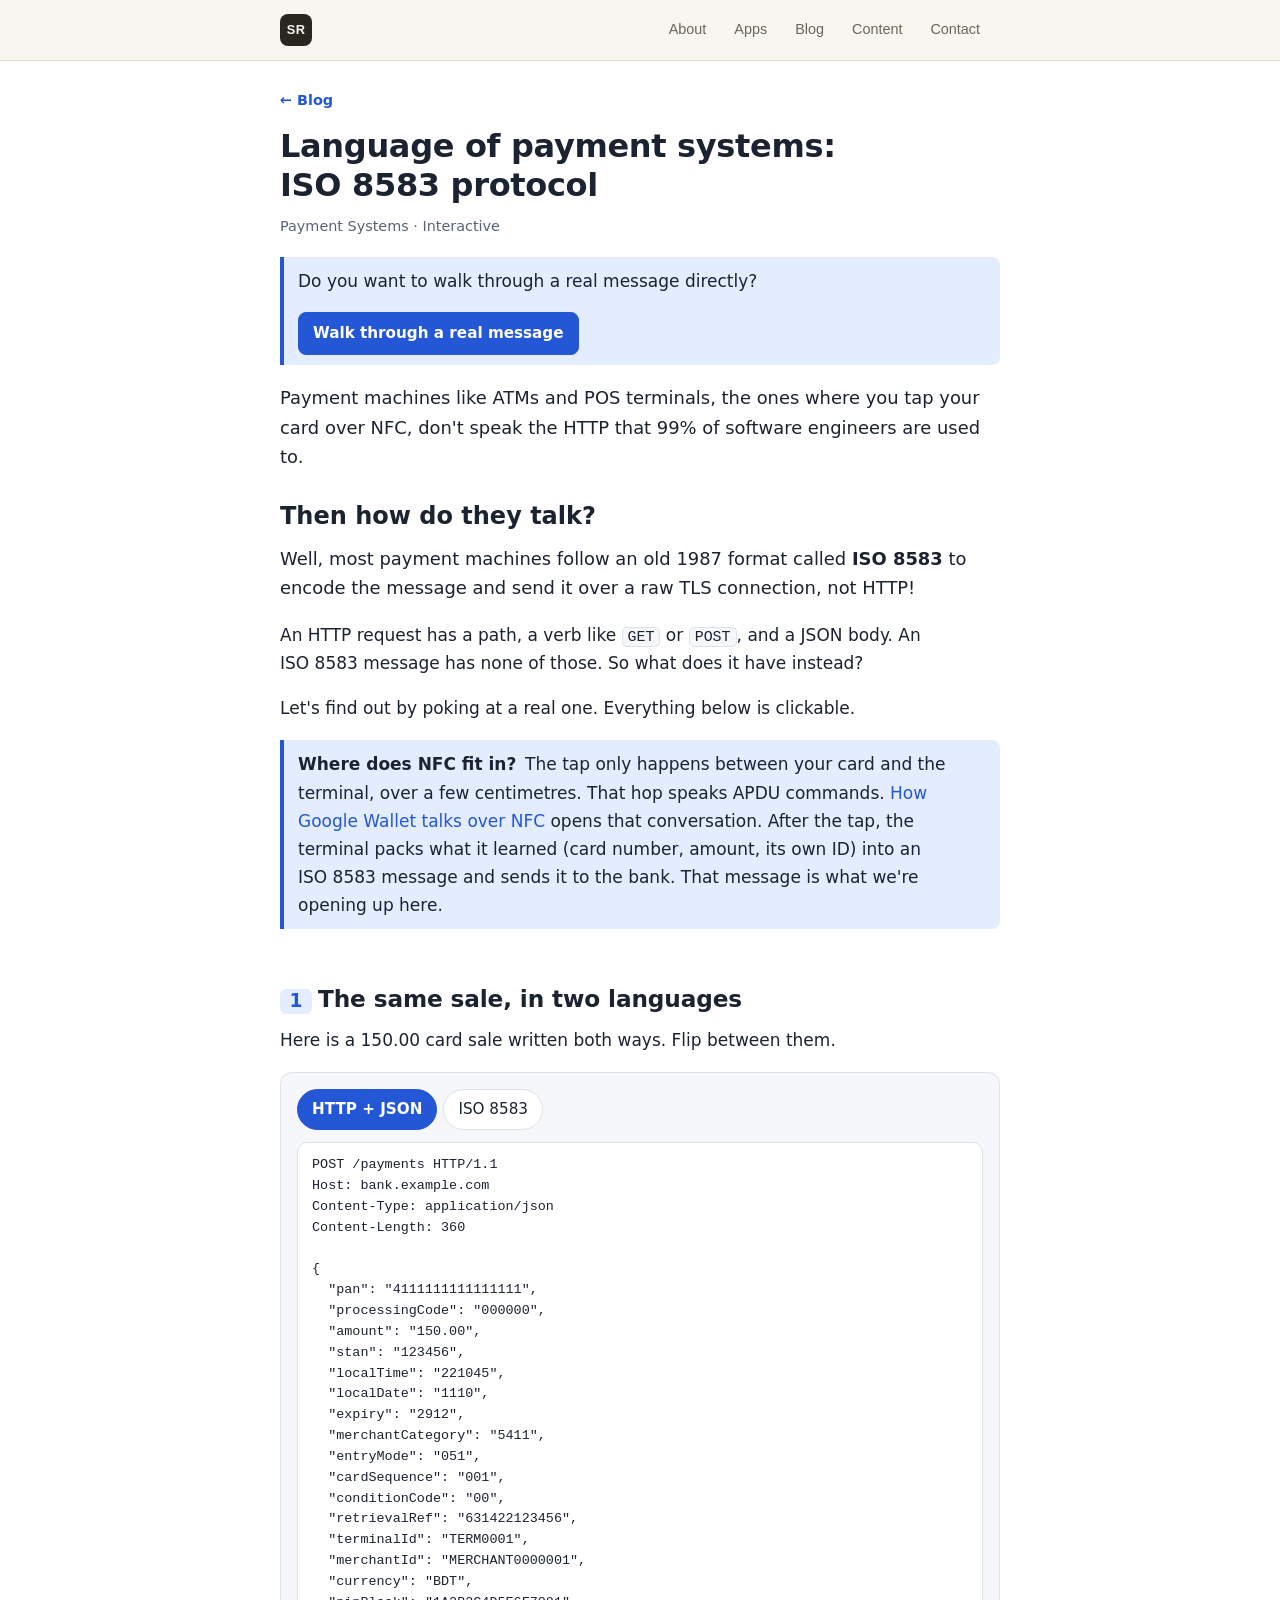
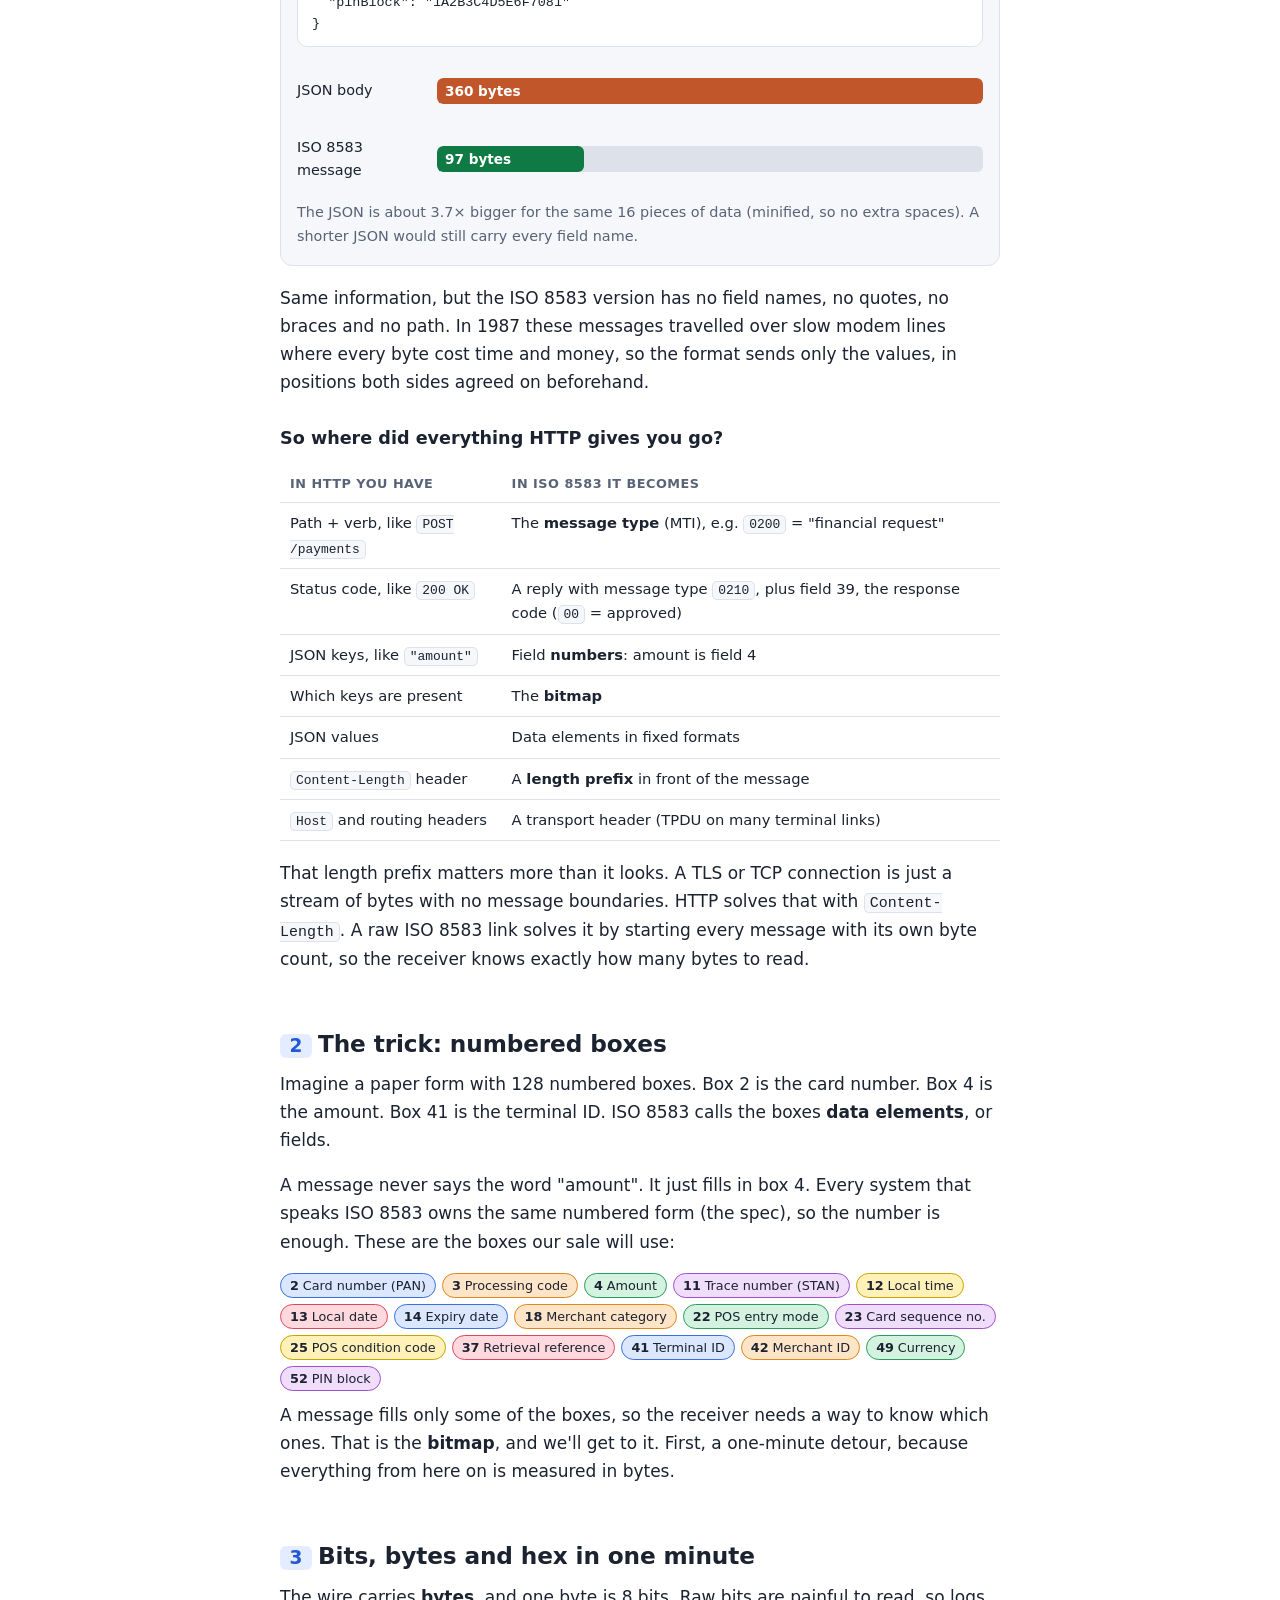
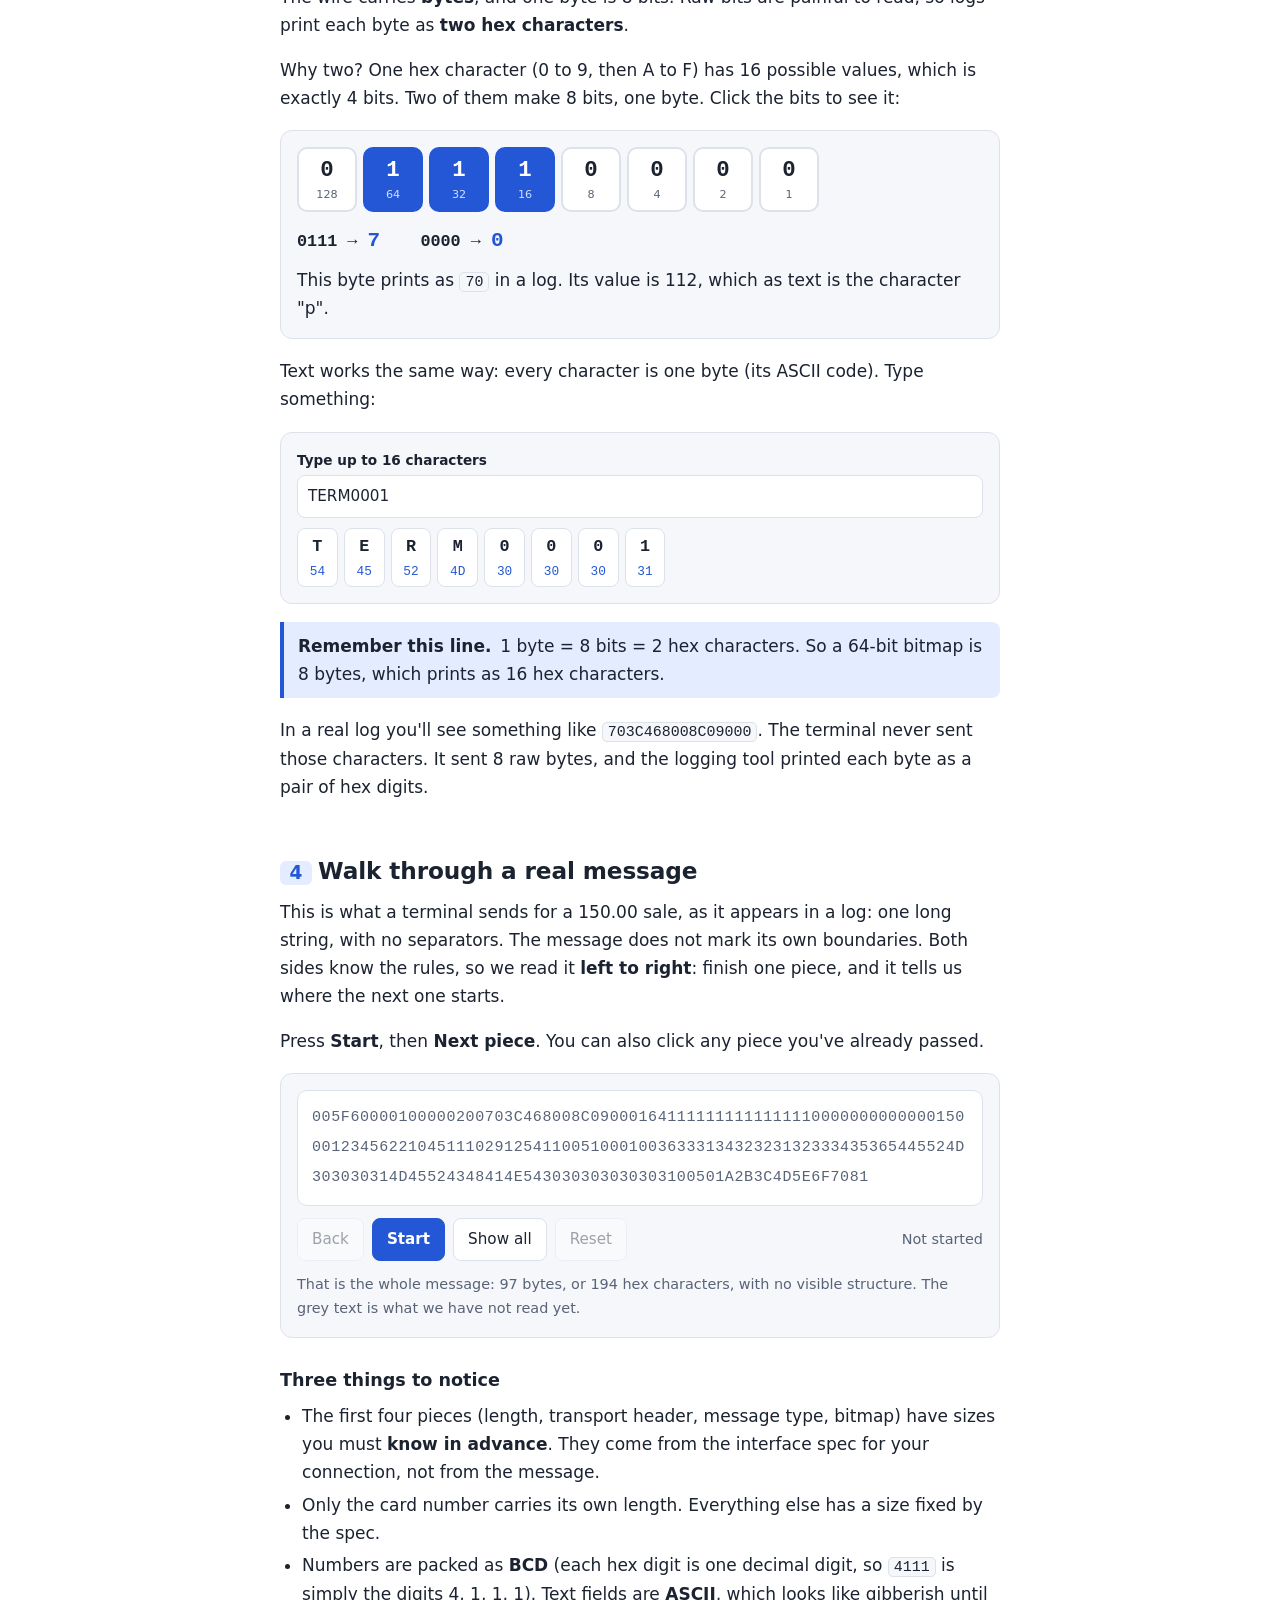
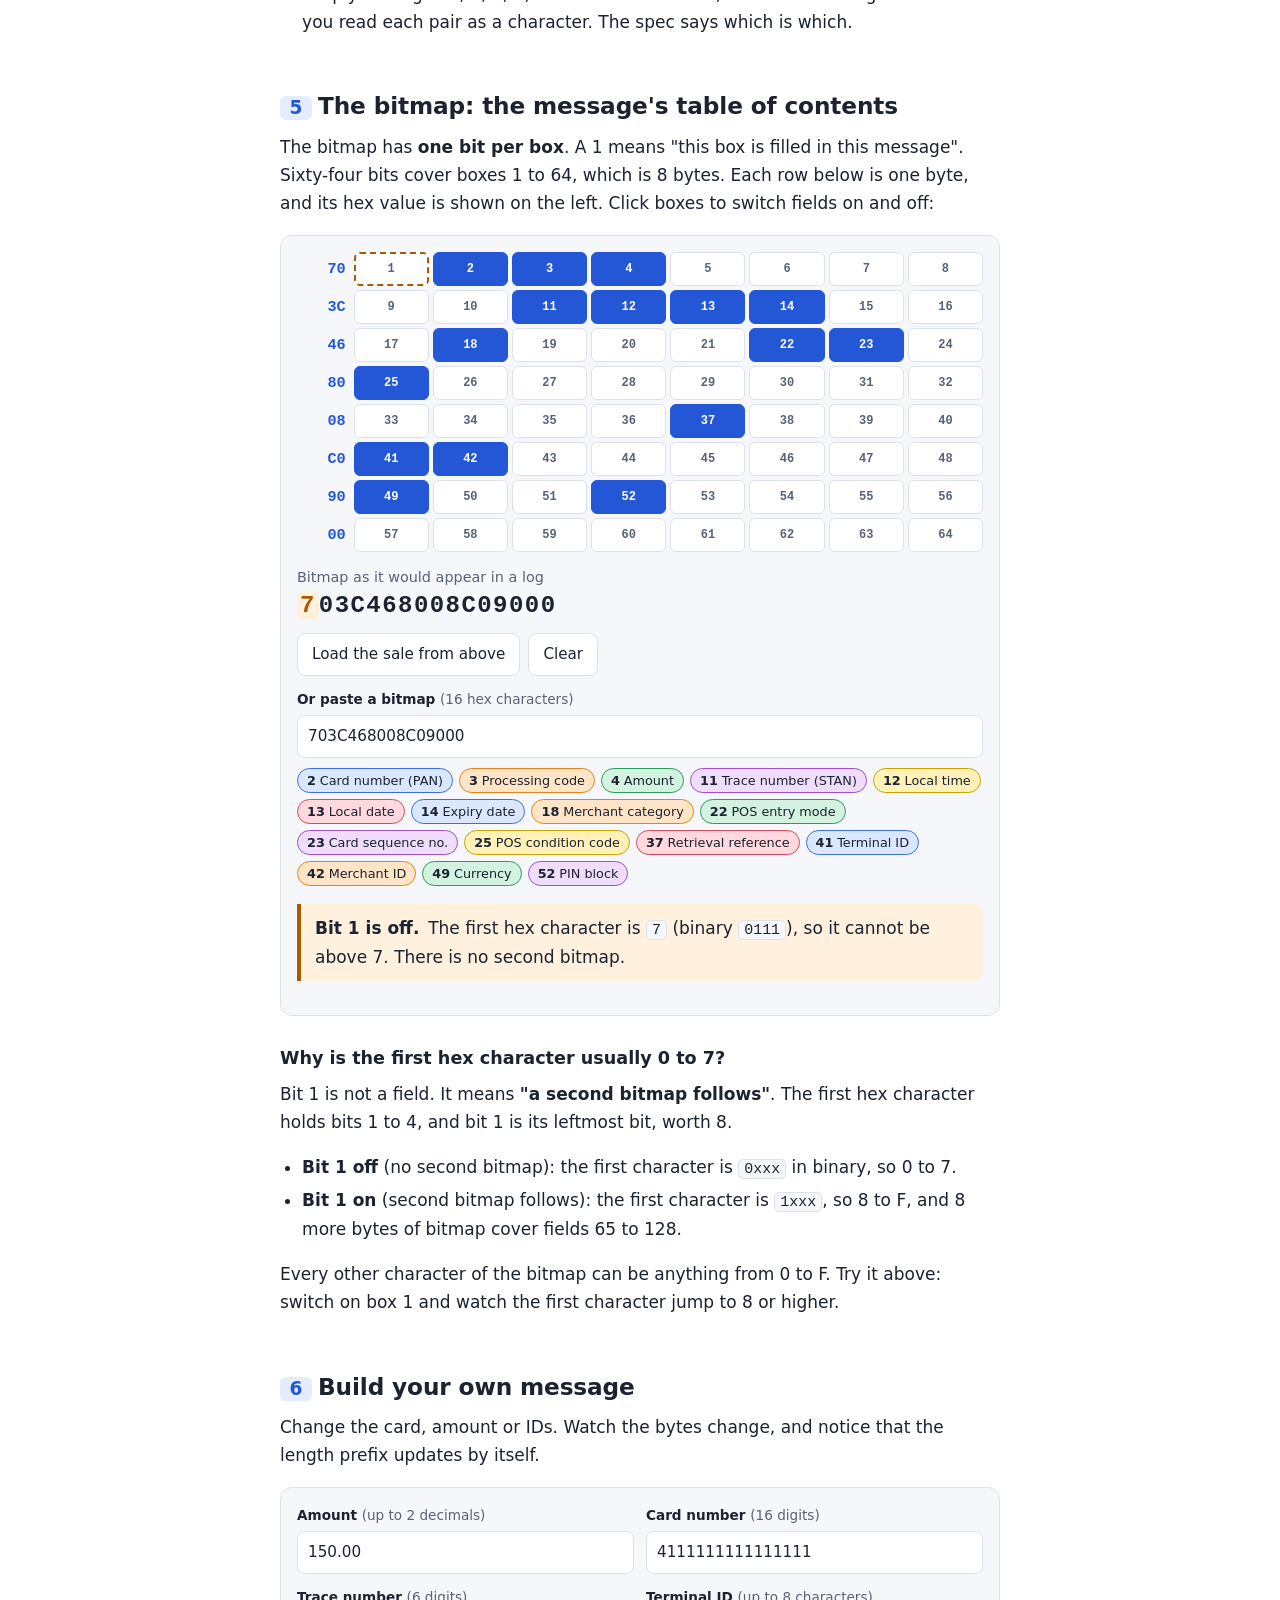
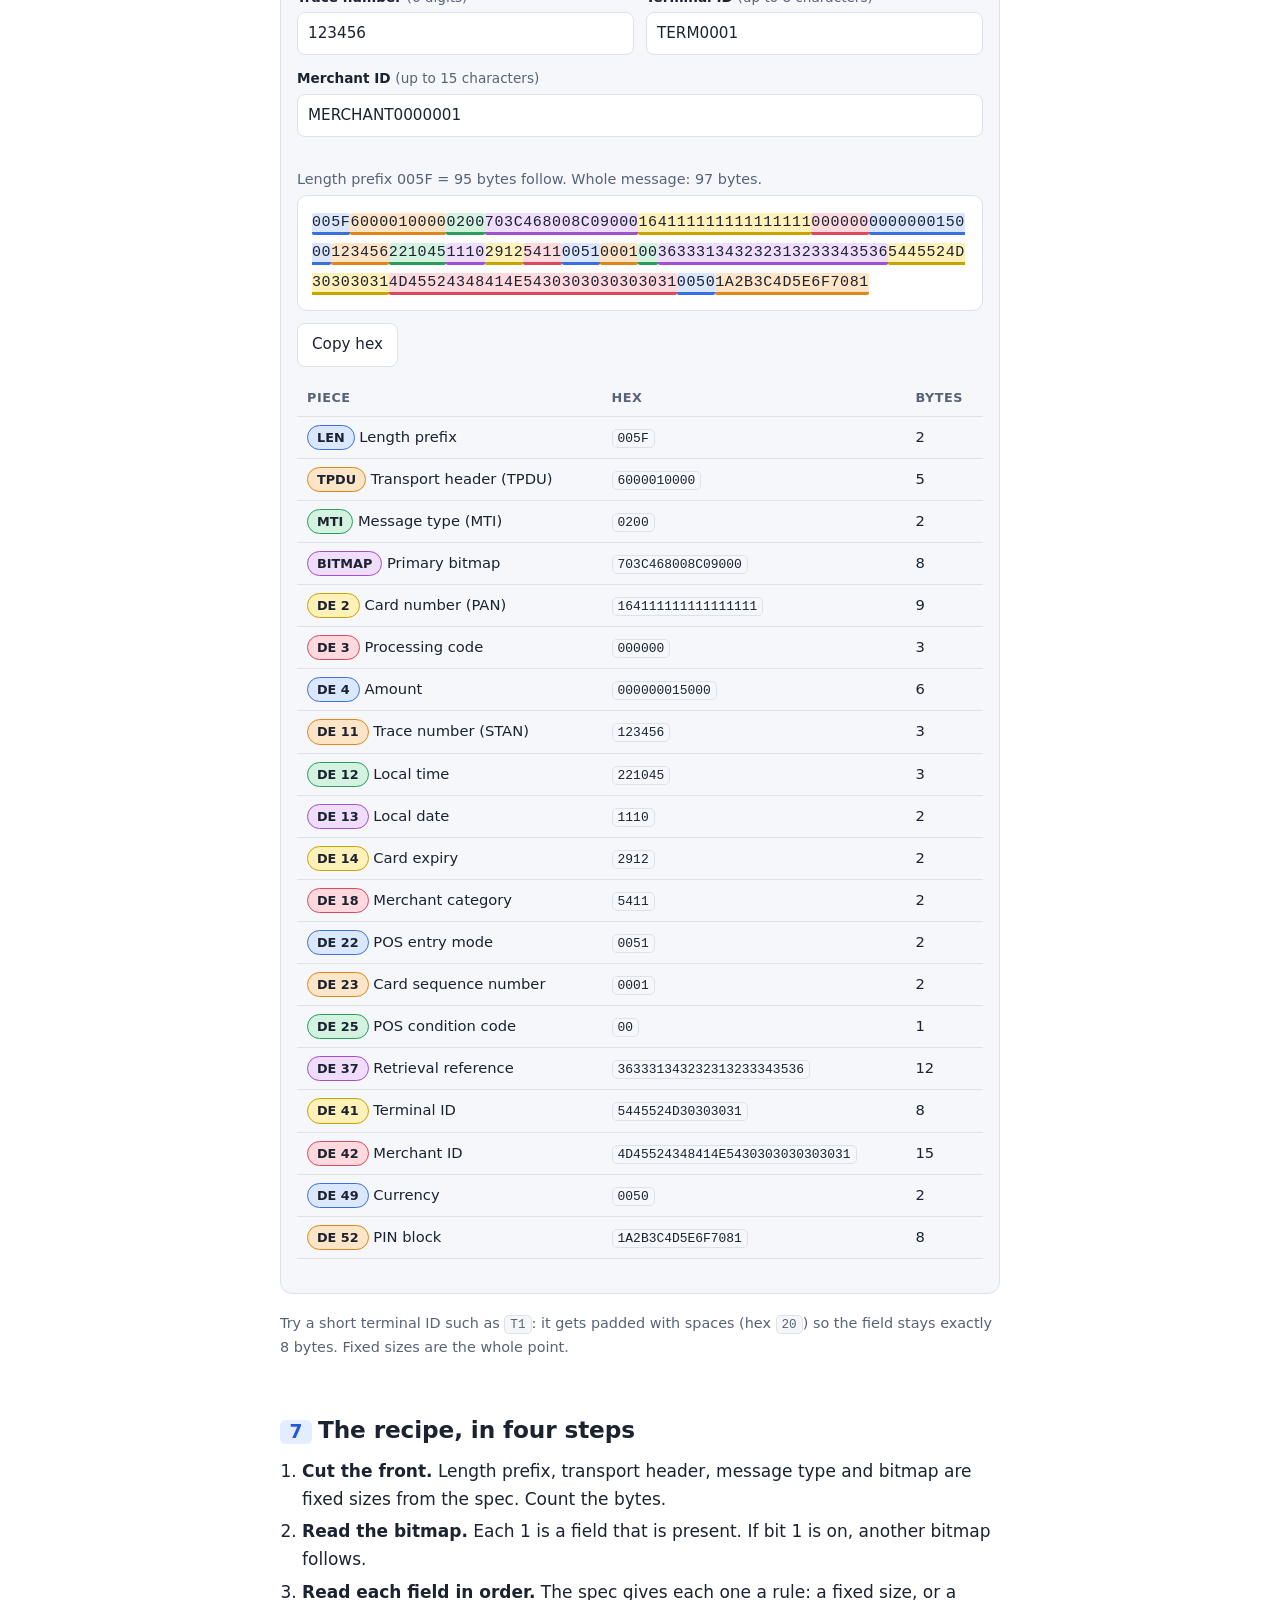
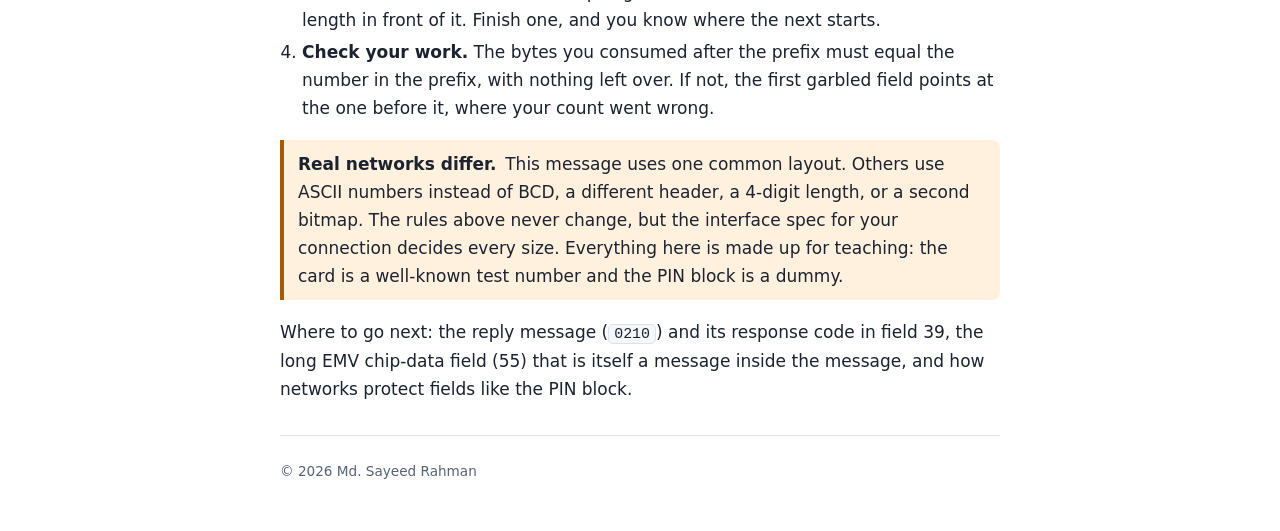
<file: blog/language-of-payment-systems-iso8583/iso8583-article.html>
<!doctype html>
<html lang="en">
<head>
<meta charset="utf-8">
<meta name="viewport" content="width=device-width, initial-scale=1">
<title>Language of payment systems: ISO 8583 protocol · Md. Sayeed Rahman</title>
<meta name="description" content="Payment terminals and ATMs don't speak HTTP. An interactive, beginner-friendly tour of ISO 8583, the 1987 message format behind card payments.">
<link rel="stylesheet" href="../../styles.css?v=10">
<style>
body{margin:0;background:#fff}
@media (prefers-color-scheme:dark){
  body{background:#14181f;color:#e8ecf3}
  .topbar{background:color-mix(in srgb,#14181f 86%,transparent);border-bottom-color:#2b3340}
  .brand{background:#e8ecf3;color:#14181f}
  nav a{color:#9aa5b8}
  nav a:hover{color:#e8ecf3}
}
</style>
</head>
<body>
  <header class="topbar">
    <div class="wrap bar">
      <a class="brand" href="../../index.html" aria-label="Home">SR</a>
      <nav aria-label="Primary">
        <a href="../../index.html#about">About</a>
        <a href="../../index.html#apps">Apps</a>
        <a href="../../index.html#blog">Blog</a>
        <a href="../../index.html#content">Content</a>
        <a href="../../index.html#contact">Contact</a>
      </nav>
    </div>
  </header>

<style>
.iso8583{
  --bg:#ffffff;--fg:#1b2230;--muted:#586377;--line:#dde2ea;--card:#f5f7fa;
  --accent:#2457d6;--accent-fg:#ffffff;--accent-soft:#e4ecff;
  --ok:#0f7a43;--ok-soft:#dff5e8;--warn:#a85a00;--warn-soft:#fff1de;--bad:#b3261e;
  --t0:#dbe7ff;--s0:#3b6fe0;--t1:#ffe5c7;--s1:#e0861a;--t2:#d3f2df;--s2:#2a9d5c;
  --t3:#f0dcfb;--s3:#a050cf;--t4:#fff1b8;--s4:#c9a400;--t5:#ffd9de;--s5:#d94a5e;
  background:var(--bg);color:var(--fg);
  font:17px/1.65 system-ui,-apple-system,"Segoe UI",Roboto,Helvetica,Arial,sans-serif;
  width:min(720px,calc(100% - 40px));margin:0 auto;padding:28px 0 8px;
}
@media (prefers-color-scheme:dark){
  .iso8583{
    --bg:#14181f;--fg:#e8ecf3;--muted:#9aa5b8;--line:#2b3340;--card:#1c222c;
    --accent:#7aa2ff;--accent-fg:#0d1220;--accent-soft:#223152;
    --ok:#4cd08a;--ok-soft:#173826;--warn:#ffb459;--warn-soft:#3a2a12;--bad:#ff8a80;
    --t0:#25375e;--s0:#6f9bff;--t1:#4a3318;--s1:#ffa14a;--t2:#1c4430;--s2:#4cd08a;
    --t3:#3d2755;--s3:#c58cf0;--t4:#4a4210;--s4:#e8cb3a;--t5:#512a31;--s5:#ff7f92;
  }
}
.iso8583 *,.iso8583 *::before,.iso8583 *::after{box-sizing:border-box}
.iso8583 h1{font-size:2rem;line-height:1.2;margin:0 0 .35em;letter-spacing:-.01em;font-weight:700;text-transform:none;color:var(--fg)}
.iso8583 h2{font-size:1.45rem;line-height:1.3;margin:2.4em 0 .5em;letter-spacing:-.005em;font-weight:700;text-transform:none;color:var(--fg)}
.iso8583 #walkthrough{scroll-margin-top:76px}
.iso8583 h3{font-size:1.1rem;margin:1.6em 0 .4em;font-weight:600;letter-spacing:0;text-transform:none;color:var(--fg)}
.iso8583 .back{margin:0 0 1em;font-weight:600}
.iso8583 .back a,.iso8583 .note a{color:var(--accent)}
.iso8583 p{margin:0 0 1em}
.iso8583 .lead{font-size:1.12rem}
.iso8583 .big{font-size:1.5rem;font-weight:700;line-height:1.3;margin:1.2em 0 .5em}
.iso8583 .small{font-size:.9rem;color:var(--muted)}
.iso8583 .num{display:inline-block;min-width:1.7em;margin-right:.35em;padding:0 .3em;border-radius:6px;background:var(--accent-soft);color:var(--accent);font-size:.8em;text-align:center}
.iso8583 code,.iso8583 .mono{font-family:ui-monospace,SFMono-Regular,Menlo,Consolas,"Liberation Mono",monospace}
.iso8583 code{font-size:.88em;background:var(--card);border:1px solid var(--line);padding:1px 5px;border-radius:5px}
.iso8583 ul,.iso8583 ol{padding-left:1.3em;margin:0 0 1em}
.iso8583 li{margin:.25em 0}

.iso8583 .panel{background:var(--card);border:1px solid var(--line);border-radius:12px;padding:16px;margin:18px 0}
.iso8583 .note{border-left:4px solid var(--accent);background:var(--accent-soft);padding:10px 14px;border-radius:0 8px 8px 0;margin:18px 0}
.iso8583 .note>:last-child{margin-bottom:0}
.iso8583 .note.warn{border-color:var(--warn);background:var(--warn-soft)}
.iso8583 .note.ok{border-color:var(--ok);background:var(--ok-soft)}
.iso8583 .note strong:first-child{display:inline-block;margin-right:.2em}

.iso8583 .btn{font:inherit;font-size:.95rem;padding:8px 14px;border-radius:8px;border:1px solid var(--line);background:var(--bg);color:var(--fg);cursor:pointer}
.iso8583 .btn:hover:not(:disabled){border-color:var(--accent)}
.iso8583 .btn.primary{background:var(--accent);color:var(--accent-fg);border-color:var(--accent);font-weight:600}
.iso8583 .btn:disabled{opacity:.4;cursor:not-allowed}
.iso8583 button:focus-visible,.iso8583 input:focus-visible,.iso8583 [tabindex]:focus-visible{outline:3px solid var(--accent);outline-offset:2px}
.iso8583 .row{display:flex;flex-wrap:wrap;gap:8px;align-items:center;margin-top:12px}
.iso8583 .row .grow{flex:1}

.iso8583 .tabs{display:flex;gap:6px;margin-bottom:12px;flex-wrap:wrap}
.iso8583 .tab{font:inherit;font-size:.95rem;padding:7px 14px;border-radius:999px;border:1px solid var(--line);background:var(--bg);color:var(--fg);cursor:pointer}
.iso8583 .tab[aria-selected="true"]{background:var(--accent);border-color:var(--accent);color:var(--accent-fg);font-weight:600}
.iso8583 .code{font-family:ui-monospace,SFMono-Regular,Menlo,Consolas,monospace;font-size:.84rem;line-height:1.55;background:var(--bg);border:1px solid var(--line);border-radius:10px;padding:12px 14px;margin:0;white-space:pre-wrap;overflow-wrap:anywhere}
.iso8583 .bars{margin-top:14px;display:grid;gap:8px}
.iso8583 .bar{display:grid;grid-template-columns:130px 1fr;gap:10px;align-items:center;font-size:.9rem}
.iso8583 .bar .track{background:var(--line);border-radius:6px;height:26px;overflow:hidden}
.iso8583 .bar .fill{display:block;height:100%;border-radius:6px;padding:0 8px;line-height:26px;font-weight:600;font-size:.85rem;white-space:nowrap;color:#fff;transition:width .4s}
.iso8583 .bar .fill.json{background:#c2562b}
.iso8583 .bar .fill.iso{background:var(--ok)}
@media (prefers-color-scheme:dark){.iso8583 .bar .fill{color:#101418}}

.iso8583 .tbl{overflow-x:auto;margin:12px 0 18px}
.iso8583 table{border-collapse:collapse;width:100%;font-size:.92rem}
.iso8583 th,.iso8583 td{text-align:left;padding:8px 10px;border-bottom:1px solid var(--line);vertical-align:top}
.iso8583 th{font-size:.8rem;text-transform:uppercase;letter-spacing:.04em;color:var(--muted)}

.iso8583 .chips{display:flex;flex-wrap:wrap;gap:6px;margin:10px 0}
.iso8583 .chip{display:inline-block;padding:1px 9px;border-radius:999px;background:var(--t,var(--card));border:1px solid var(--s,var(--line));font-size:.8rem;font-weight:600;white-space:nowrap}
.iso8583 .chip i{font-style:normal;font-weight:400;margin-left:.3em}
.iso8583 .k0{--t:var(--t0);--s:var(--s0)}.iso8583 .k1{--t:var(--t1);--s:var(--s1)}
.iso8583 .k2{--t:var(--t2);--s:var(--s2)}.iso8583 .k3{--t:var(--t3);--s:var(--s3)}
.iso8583 .k4{--t:var(--t4);--s:var(--s4)}.iso8583 .k5{--t:var(--t5);--s:var(--s5)}

/* bits widget */
.iso8583 .bitrow{display:flex;gap:6px}
.iso8583 .bit{flex:1 1 0;max-width:60px;min-width:0;font:inherit;padding:8px 0 6px;border-radius:10px;border:2px solid var(--line);background:var(--bg);color:var(--fg);cursor:pointer;display:flex;flex-direction:column;align-items:center;gap:2px}
.iso8583 .bit .bv{font:700 1.4rem/1.2 ui-monospace,Menlo,Consolas,monospace}
.iso8583 .bit .bw{font-size:.7rem;color:var(--muted)}
.iso8583 .bit.on{background:var(--accent);border-color:var(--accent);color:var(--accent-fg)}
.iso8583 .bit.on .bw{color:var(--accent-fg);opacity:.8}
.iso8583 .eq{font:600 1.05rem/1.6 ui-monospace,Menlo,Consolas,monospace;margin-top:12px}
.iso8583 .eq b{color:var(--accent);font-size:1.25em}
.iso8583 .chars{display:flex;flex-wrap:wrap;gap:6px;margin-top:10px}
.iso8583 .ch{display:flex;flex-direction:column;align-items:center;min-width:2.4em;padding:4px 6px;border:1px solid var(--line);border-radius:8px;background:var(--bg);font-family:ui-monospace,Menlo,Consolas,monospace}
.iso8583 .ch b{font-size:1.05rem}
.iso8583 .ch i{font-style:normal;font-size:.8rem;color:var(--accent)}

.iso8583 input[type=text]{font:inherit;font-size:.95rem;width:100%;padding:8px 10px;border:1px solid var(--line);border-radius:8px;background:var(--bg);color:var(--fg)}
.iso8583 input[aria-invalid="true"]{border-color:var(--bad)}
.iso8583 label{display:block;font-size:.85rem;font-weight:600;margin-bottom:4px}
.iso8583 .hint{font-weight:400;color:var(--muted)}

/* message viewer */
.iso8583 .hexbox{font:15px/2 ui-monospace,SFMono-Regular,Menlo,Consolas,monospace;letter-spacing:.04em;padding:12px 14px;background:var(--bg);border:1px solid var(--line);border-radius:10px;overflow-wrap:anywhere}
.iso8583 .seg{background:var(--t);border-bottom:3px solid var(--s);border-radius:2px;padding:1px 0;cursor:pointer}
.iso8583 .seg.cur{box-shadow:0 0 0 2px var(--fg);position:relative}
.iso8583 .rest{color:var(--muted)}
.iso8583 .detail{margin-top:12px}
.iso8583 .dtitle{font-weight:700;font-size:1.05rem;margin-bottom:6px}
.iso8583 .dhex{font:600 1.1rem/1.5 ui-monospace,Menlo,Consolas,monospace;letter-spacing:.05em;margin-bottom:8px;overflow-wrap:anywhere}
.iso8583 dl{display:grid;grid-template-columns:max-content 1fr;gap:6px 14px;margin:0}
.iso8583 dt{color:var(--muted);font-size:.85rem;padding-top:2px}
.iso8583 dd{margin:0}
.iso8583 .prog{color:var(--muted);font-size:.9rem;margin-left:auto}

/* bitmap explorer */
.iso8583 .brow{display:flex;align-items:center;gap:8px;margin-bottom:4px}
.iso8583 .blab{flex:0 0 3.2em;font:600 .95rem ui-monospace,Menlo,Consolas,monospace;color:var(--accent);text-align:right}
.iso8583 .bcells{flex:1;display:grid;grid-template-columns:repeat(8,1fr);gap:4px}
.iso8583 .cell{font:600 .75rem ui-monospace,Menlo,Consolas,monospace;height:34px;min-width:0;padding:0;border-radius:6px;border:1px solid var(--line);background:var(--bg);color:var(--muted);cursor:pointer}
.iso8583 .cell.on{background:var(--accent);border-color:var(--accent);color:var(--accent-fg)}
.iso8583 .cell.flag{border:2px dashed var(--warn)}
.iso8583 .bmhex{font:700 1.5rem/1.3 ui-monospace,Menlo,Consolas,monospace;letter-spacing:.06em;overflow-wrap:anywhere}
.iso8583 .bmhex .hl{background:var(--warn-soft);color:var(--warn);border-radius:4px;padding:0 3px}

/* builder */
.iso8583 .form{display:grid;grid-template-columns:1fr 1fr;gap:12px}
.iso8583 .err{color:var(--bad);font-size:.88rem;margin-top:8px;min-height:1.2em}

@media (max-width:560px){
  .iso8583{font-size:16px}
  .iso8583 h1{font-size:1.65rem}
  .iso8583 .form{grid-template-columns:1fr}
  .iso8583 dl{grid-template-columns:1fr;gap:0}
  .iso8583 dd{margin-bottom:8px}
  .iso8583 .bar{grid-template-columns:1fr}
  .iso8583 .blab{flex-basis:2.4em}
}
@media (prefers-reduced-motion:reduce){.iso8583 *{transition:none!important}}
</style>

<article class="iso8583" id="iso8583">
<noscript><p class="note warn">This article is interactive. Turn on JavaScript to use the widgets.</p></noscript>

<p class="small back"><a href="../index.html">← Blog</a></p>
<h1>Language of payment systems:<br>ISO 8583 protocol</h1>
<p class="small">Payment Systems · Interactive</p>

<div class="note">
  <p>Do you want to walk through a real message directly?</p>
  <a class="btn primary" href="#walkthrough">Walk through a real message</a>
</div>

<p class="lead">Payment machines like ATMs and POS terminals, the ones where you tap your card over NFC, don't speak the HTTP that 99% of software engineers are used to.</p>

<p class="big">Then how do they talk?</p>

<p class="lead">Well, most payment machines follow an old 1987 format called <strong>ISO&nbsp;8583</strong> to encode the message and send it over a raw TLS connection, not HTTP!</p>

<p>An HTTP request has a path, a verb like <code>GET</code> or <code>POST</code>, and a JSON body. An ISO&nbsp;8583 message has none of those. So what does it have instead?</p>

<p>Let's find out by poking at a real one. Everything below is clickable.</p>

<div class="note">
  <strong>Where does NFC fit in?</strong>
  The tap only happens between your card and the terminal, over a few centimetres. That hop speaks APDU commands. <a href="../how-google-wallet-talks-nfc/index.html">How Google Wallet talks over NFC</a> opens that conversation. After the tap, the terminal packs what it learned (card number, amount, its own ID) into an ISO&nbsp;8583 message and sends it to the bank. That message is what we're opening up here.
</div>

<!-- ============ 1 ============ -->
<h2><span class="num">1</span>The same sale, in two languages</h2>
<p>Here is a 150.00 card sale written both ways. Flip between them.</p>

<div class="panel">
  <div class="tabs" role="tablist" aria-label="Message format" data-el="tabs">
    <button type="button" class="tab" role="tab" data-tab="http" aria-selected="true">HTTP + JSON</button>
    <button type="button" class="tab" role="tab" data-tab="iso" aria-selected="false" tabindex="-1">ISO 8583</button>
  </div>
  <div data-el="tabPanel" role="tabpanel" aria-live="polite"></div>
  <div class="bars" data-el="bars"></div>
  <p class="small" style="margin:12px 0 0" data-el="ratioNote"></p>
</div>

<p>Same information, but the ISO&nbsp;8583 version has no field names, no quotes, no braces and no path. In 1987 these messages travelled over slow modem lines where every byte cost time and money, so the format sends only the values, in positions both sides agreed on beforehand.</p>

<h3>So where did everything HTTP gives you go?</h3>
<div class="tbl">
<table>
  <thead><tr><th>In HTTP you have</th><th>In ISO&nbsp;8583 it becomes</th></tr></thead>
  <tbody>
    <tr><td>Path + verb, like <code>POST /payments</code></td><td>The <strong>message type</strong> (MTI), e.g. <code>0200</code> = "financial request"</td></tr>
    <tr><td>Status code, like <code>200 OK</code></td><td>A reply with message type <code>0210</code>, plus field 39, the response code (<code>00</code> = approved)</td></tr>
    <tr><td>JSON keys, like <code>"amount"</code></td><td>Field <strong>numbers</strong>: amount is field 4</td></tr>
    <tr><td>Which keys are present</td><td>The <strong>bitmap</strong></td></tr>
    <tr><td>JSON values</td><td>Data elements in fixed formats</td></tr>
    <tr><td><code>Content-Length</code> header</td><td>A <strong>length prefix</strong> in front of the message</td></tr>
    <tr><td><code>Host</code> and routing headers</td><td>A transport header (TPDU on many terminal links)</td></tr>
  </tbody>
</table>
</div>

<p>That length prefix matters more than it looks. A TLS or TCP connection is just a stream of bytes with no message boundaries. HTTP solves that with <code>Content-Length</code>. A raw ISO&nbsp;8583 link solves it by starting every message with its own byte count, so the receiver knows exactly how many bytes to read.</p>

<!-- ============ 2 ============ -->
<h2><span class="num">2</span>The trick: numbered boxes</h2>
<p>Imagine a paper form with 128 numbered boxes. Box 2 is the card number. Box 4 is the amount. Box 41 is the terminal ID. ISO&nbsp;8583 calls the boxes <strong>data elements</strong>, or fields.</p>
<p>A message never says the word "amount". It just fills in box 4. Every system that speaks ISO&nbsp;8583 owns the same numbered form (the spec), so the number is enough. These are the boxes our sale will use:</p>
<div class="chips" data-el="boxes"></div>
<p>A message fills only some of the boxes, so the receiver needs a way to know which ones. That is the <strong>bitmap</strong>, and we'll get to it. First, a one-minute detour, because everything from here on is measured in bytes.</p>

<!-- ============ 3 ============ -->
<h2><span class="num">3</span>Bits, bytes and hex in one minute</h2>
<p>The wire carries <strong>bytes</strong>, and one byte is 8 bits. Raw bits are painful to read, so logs print each byte as <strong>two hex characters</strong>.</p>
<p>Why two? One hex character (0 to 9, then A to F) has 16 possible values, which is exactly 4 bits. Two of them make 8 bits, one byte. Click the bits to see it:</p>

<div class="panel">
  <div class="bitrow" data-el="bitRow" role="group" aria-label="Eight bits of one byte"></div>
  <div data-el="bitInfo" aria-live="polite"></div>
</div>

<p>Text works the same way: every character is one byte (its ASCII code). Type something:</p>
<div class="panel">
  <label for="iso-txt">Type up to 16 characters</label>
  <input type="text" id="iso-txt" data-el="txtIn" value="TERM0001" maxlength="16" autocomplete="off" spellcheck="false">
  <div class="chars" data-el="txtOut" aria-live="polite"></div>
</div>

<div class="note">
  <strong>Remember this line.</strong>
  1 byte = 8 bits = 2 hex characters. So a 64-bit bitmap is 8 bytes, which prints as 16 hex characters.
</div>

<p>In a real log you'll see something like <code>703C468008C09000</code>. The terminal never sent those characters. It sent 8 raw bytes, and the logging tool printed each byte as a pair of hex digits.</p>

<!-- ============ 4 ============ -->
<h2 id="walkthrough"><span class="num">4</span>Walk through a real message</h2>
<p>This is what a terminal sends for a 150.00 sale, as it appears in a log: one long string, with no separators. The message does not mark its own boundaries. Both sides know the rules, so we read it <strong>left to right</strong>: finish one piece, and it tells us where the next one starts.</p>
<p>Press <strong>Start</strong>, then <strong>Next piece</strong>. You can also click any piece you've already passed.</p>

<div class="panel">
  <div class="hexbox" data-el="stepHex" aria-label="Raw message in hex"></div>
  <div class="row">
    <button type="button" class="btn" data-el="stepBack">Back</button>
    <button type="button" class="btn primary" data-el="stepNext">Start</button>
    <button type="button" class="btn" data-el="stepAll">Show all</button>
    <button type="button" class="btn" data-el="stepReset">Reset</button>
    <span class="prog" data-el="stepProg"></span>
  </div>
  <div class="detail" data-el="stepDetail" aria-live="polite"></div>
</div>

<h3>Three things to notice</h3>
<ul>
  <li>The first four pieces (length, transport header, message type, bitmap) have sizes you must <strong>know in advance</strong>. They come from the interface spec for your connection, not from the message.</li>
  <li>Only the card number carries its own length. Everything else has a size fixed by the spec.</li>
  <li>Numbers are packed as <strong>BCD</strong> (each hex digit is one decimal digit, so <code>4111</code> is simply the digits 4, 1, 1, 1). Text fields are <strong>ASCII</strong>, which looks like gibberish until you read each pair as a character. The spec says which is which.</li>
</ul>

<!-- ============ 5 ============ -->
<h2><span class="num">5</span>The bitmap: the message's table of contents</h2>
<p>The bitmap has <strong>one bit per box</strong>. A 1 means "this box is filled in this message". Sixty-four bits cover boxes 1 to 64, which is 8 bytes. Each row below is one byte, and its hex value is shown on the left. Click boxes to switch fields on and off:</p>

<div class="panel">
  <div data-el="bmGrid"></div>
  <div style="margin-top:14px">
    <div class="small">Bitmap as it would appear in a log</div>
    <div class="bmhex" data-el="bmHex" aria-live="polite"></div>
  </div>
  <div class="row">
    <button type="button" class="btn" data-el="bmSample">Load the sale from above</button>
    <button type="button" class="btn" data-el="bmClear">Clear</button>
  </div>
  <div style="margin-top:12px">
    <label for="iso-bm">Or paste a bitmap <span class="hint">(16 hex characters)</span></label>
    <input type="text" id="iso-bm" data-el="bmIn" maxlength="16" autocomplete="off" spellcheck="false" placeholder="703C468008C09000">
  </div>
  <div class="chips" data-el="bmFields" aria-live="polite"></div>
  <div class="note warn" data-el="bmNote" aria-live="polite"></div>
</div>

<h3>Why is the first hex character usually 0 to 7?</h3>
<p>Bit 1 is not a field. It means <strong>"a second bitmap follows"</strong>. The first hex character holds bits 1 to 4, and bit 1 is its leftmost bit, worth 8.</p>
<ul>
  <li><strong>Bit 1 off</strong> (no second bitmap): the first character is <code>0xxx</code> in binary, so 0 to 7.</li>
  <li><strong>Bit 1 on</strong> (second bitmap follows): the first character is <code>1xxx</code>, so 8 to F, and 8 more bytes of bitmap cover fields 65 to 128.</li>
</ul>
<p>Every other character of the bitmap can be anything from 0 to F. Try it above: switch on box 1 and watch the first character jump to 8 or higher.</p>

<!-- ============ 6 ============ -->
<h2><span class="num">6</span>Build your own message</h2>
<p>Change the card, amount or IDs. Watch the bytes change, and notice that the length prefix updates by itself.</p>

<div class="panel">
  <div class="form">
    <div><label for="iso-amt">Amount <span class="hint">(up to 2 decimals)</span></label><input type="text" id="iso-amt" data-el="inAmt" value="150.00" inputmode="decimal" autocomplete="off"></div>
    <div><label for="iso-pan">Card number <span class="hint">(16 digits)</span></label><input type="text" id="iso-pan" data-el="inPan" value="4111111111111111" inputmode="numeric" autocomplete="off"></div>
    <div><label for="iso-stan">Trace number <span class="hint">(6 digits)</span></label><input type="text" id="iso-stan" data-el="inStan" value="123456" inputmode="numeric" autocomplete="off"></div>
    <div><label for="iso-tid">Terminal ID <span class="hint">(up to 8 characters)</span></label><input type="text" id="iso-tid" data-el="inTid" value="TERM0001" autocomplete="off" spellcheck="false"></div>
    <div style="grid-column:1/-1"><label for="iso-mid">Merchant ID <span class="hint">(up to 15 characters)</span></label><input type="text" id="iso-mid" data-el="inMid" value="MERCHANT0000001" autocomplete="off" spellcheck="false"></div>
  </div>
  <div class="err" data-el="bErr" role="alert"></div>
  <p class="small" style="margin:6px 0 4px" data-el="bSummary" aria-live="polite"></p>
  <div class="hexbox" data-el="bHex"></div>
  <div class="row"><button type="button" class="btn" data-el="bCopy">Copy hex</button></div>
  <div class="tbl"><table><thead><tr><th>Piece</th><th>Hex</th><th>Bytes</th></tr></thead><tbody data-el="bTable"></tbody></table></div>
</div>
<p class="small">Try a short terminal ID such as <code>T1</code>: it gets padded with spaces (hex <code>20</code>) so the field stays exactly 8 bytes. Fixed sizes are the whole point.</p>

<!-- ============ 7 ============ -->
<h2><span class="num">7</span>The recipe, in four steps</h2>
<ol>
  <li><strong>Cut the front.</strong> Length prefix, transport header, message type and bitmap are fixed sizes from the spec. Count the bytes.</li>
  <li><strong>Read the bitmap.</strong> Each 1 is a field that is present. If bit 1 is on, another bitmap follows.</li>
  <li><strong>Read each field in order.</strong> The spec gives each one a rule: a fixed size, or a length in front of it. Finish one, and you know where the next starts.</li>
  <li><strong>Check your work.</strong> The bytes you consumed after the prefix must equal the number in the prefix, with nothing left over. If not, the first garbled field points at the one before it, where your count went wrong.</li>
</ol>

<div class="note warn">
  <strong>Real networks differ.</strong>
  This message uses one common layout. Others use ASCII numbers instead of BCD, a different header, a 4-digit length, or a second bitmap. The rules above never change, but the interface spec for your connection decides every size. Everything here is made up for teaching: the card is a well-known test number and the PIN block is a dummy.
</div>

<p>Where to go next: the reply message (<code>0210</code>) and its response code in field 39, the long EMV chip-data field (55) that is itself a message inside the message, and how networks protect fields like the PIN block.</p>

<footer>
  <span>© <span id="year"></span> Md. Sayeed Rahman</span>
</footer>
</article>

<script>
(function(){
'use strict';
const root=document.getElementById('iso8583');
if(!root)return;
const el=n=>root.querySelector('[data-el="'+n+'"]');
const esc=s=>String(s).replace(/[&<>"]/g,c=>({'&':'&amp;','<':'&lt;','>':'&gt;','"':'&quot;'}[c]));
const toHex=s=>{let o='';for(let i=0;i<s.length;i++)o+=('0'+s.charCodeAt(i).toString(16)).slice(-2);return o.toUpperCase();};
const group4=s=>s.replace(/(.{4})(?=.)/g,'$1 ');
const pairs=h=>h.replace(/(..)(?=.)/g,'$1 ');
const padText=(s,n)=>{while(s.length<n)s+=' ';return s;};
const byteLen=s=>(window.TextEncoder?new TextEncoder().encode(s).length:s.length);

const NAMES={2:'Card number (PAN)',3:'Processing code',4:'Amount',7:'Transmission date/time',11:'Trace number (STAN)',12:'Local time',13:'Local date',14:'Expiry date',18:'Merchant category',22:'POS entry mode',23:'Card sequence no.',25:'POS condition code',35:'Track 2 data',37:'Retrieval reference',38:'Approval code',39:'Response code',41:'Terminal ID',42:'Merchant ID',43:'Merchant name/location',49:'Currency',52:'PIN block',55:'EMV chip data'};
const SAMPLE_BITMAP='703C468008C09000';
const SAMPLE={pan:'4111111111111111',amount:'150.00',stan:'123456',tid:'TERM0001',mid:'MERCHANT0000001'};

/* ---------- build a message from parameters ---------- */
function amountDigits(a){
  const m=/^(\d{1,10})(?:\.(\d{1,2}))?$/.exec(a);
  if(!m)return null;
  return ('000000000000'+m[1]+((m[2]||'')+'00').slice(0,2)).slice(-12);
}
function buildMessage(p){
  const ad=amountDigits(p.amount);
  const tid=padText(p.tid,8), mid=padText(p.mid,15);
  const money=ad.slice(0,10).replace(/^0+(?=\d)/,'')+'.'+ad.slice(10);
  const fields=[
    {de:2,name:'Card number (PAN)',hex:('0'+p.pan.length).slice(-2)+p.pan,
      rule:'Variable length. One length byte says how many digits follow, then the digits are packed two per byte.',
      dec:'Length byte '+p.pan.length+' means '+p.pan.length+' digits: '+group4(p.pan)+(p.pan==='4111111111111111'?' (a well-known test card number).':'.')},
    {de:3,name:'Processing code',hex:'000000',rule:'Fixed: 6 digits, packed two per byte, so 3 bytes.',dec:'000000 = purchase from the default account.'},
    {de:4,name:'Amount',hex:ad,rule:'Fixed: 12 digits, so 6 bytes. There is no decimal point: the last two digits are the minor units.',dec:money+' (the currency field says which currency).'},
    {de:11,name:'Trace number (STAN)',hex:p.stan,rule:'Fixed: 6 digits, so 3 bytes.',dec:'The terminal\'s own counter for this request: '+p.stan+'.'},
    {de:12,name:'Local time',hex:'221045',rule:'Fixed: hhmmss, so 3 bytes.',dec:'22:10:45.'},
    {de:13,name:'Local date',hex:'1110',rule:'Fixed: MMDD, so 2 bytes.',dec:'10 November.'},
    {de:14,name:'Card expiry',hex:'2912',rule:'Fixed: YYMM, so 2 bytes.',dec:'December 2029.'},
    {de:18,name:'Merchant category',hex:'5411',rule:'Fixed: 4 digits, so 2 bytes.',dec:'5411 = grocery stores.'},
    {de:22,name:'POS entry mode',hex:'0051',rule:'Fixed: 3 digits. An odd number of digits gets a leading zero so it fills 2 whole bytes.',dec:'051 = chip read, PIN capable. The first 0 is just padding.'},
    {de:23,name:'Card sequence number',hex:'0001',rule:'Fixed: 3 digits, padded with a leading zero to 2 bytes.',dec:'001 = first card on the chip.'},
    {de:25,name:'POS condition code',hex:'00',rule:'Fixed: 2 digits, so 1 byte.',dec:'00 = normal presentment.'},
    {de:37,name:'Retrieval reference',hex:toHex('631422123456'),rule:'Fixed: 12 ASCII characters, so 12 bytes. Each byte is one character.',dec:'ASCII text "631422123456". For example 36 is "6" and 33 is "3".'},
    {de:41,name:'Terminal ID',hex:toHex(tid),rule:'Fixed: 8 ASCII characters, so 8 bytes. Shorter IDs are padded with spaces (hex 20).',dec:'ASCII text "'+p.tid+'"'+(p.tid.length<8?' plus padding spaces.':'.')},
    {de:42,name:'Merchant ID',hex:toHex(mid),rule:'Fixed: 15 ASCII characters, so 15 bytes. Shorter IDs are padded with spaces (hex 20).',dec:'ASCII text "'+p.mid+'"'+(p.mid.length<15?' plus padding spaces.':'.')},
    {de:49,name:'Currency',hex:'0050',rule:'Fixed: 3 digits, padded with a leading zero to 2 bytes.',dec:'050 = Bangladeshi taka (BDT).'},
    {de:52,name:'PIN block',hex:'1A2B3C4D5E6F7081',rule:'Fixed: 8 bytes of binary data. Not digits, not text.',dec:'An encrypted PIN block. This one is a dummy: never log or decode a real one.'}
  ].map(f=>({tag:'DE '+f.de,name:f.name,hex:f.hex,rule:f.rule,dec:f.dec}));
  const front=[
    {tag:'TPDU',name:'Transport header (TPDU)',hex:'6000010000',rule:'Fixed: 5 bytes. This size is not visible in the message. It comes from the interface spec.',dec:'60 = header type, 0001 = destination address, 0000 = source address.'},
    {tag:'MTI',name:'Message type (MTI)',hex:'0200',rule:'Fixed: 2 bytes (BCD) on this link. Some links send 4 ASCII characters instead.',dec:'0200 = financial request. In HTTP terms it is your verb and path in one: "please process this payment".'},
    {tag:'BITMAP',name:'Primary bitmap',hex:SAMPLE_BITMAP,rule:'Fixed: 8 bytes. Bit 1 is off, so there is no second bitmap.',dec:'The 1 bits are fields 2, 3, 4, 11, 12, 13, 14, 18, 22, 23, 25, 37, 41, 42, 49 and 52. Those 16 fields follow, in this order.'}
  ];
  const body=front.concat(fields);
  const total=body.reduce((a,s)=>a+s.hex.length/2,0);
  const lenHex=('0000'+total.toString(16)).slice(-4).toUpperCase();
  const len={tag:'LEN',name:'Length prefix',hex:lenHex,rule:'Fixed: 2 bytes, binary. It counts the bytes after itself, not itself. Your spec says whether that is the convention.',dec:'0x'+lenHex+' = '+total+'. So '+total+' more bytes follow.'};
  const segs=[len].concat(body);
  let off=0;
  segs.forEach((s,i)=>{s.i=i;s.off=off;s.n=s.hex.length/2;off+=s.n;});
  return {segs:segs,hex:segs.map(s=>s.hex).join(''),total:total,bytes:off};
}

/* ---------- 1. HTTP vs ISO ---------- */
(function(){
  const msg=buildMessage(SAMPLE);
  const obj={pan:SAMPLE.pan,processingCode:'000000',amount:'150.00',stan:'123456',localTime:'221045',localDate:'1110',expiry:'2912',merchantCategory:'5411',entryMode:'051',cardSequence:'001',conditionCode:'00',retrievalRef:'631422123456',terminalId:'TERM0001',merchantId:'MERCHANT0000001',currency:'BDT',pinBlock:'1A2B3C4D5E6F7081'};
  const jsonSize=byteLen(JSON.stringify(obj));
  const http='POST /payments HTTP/1.1\nHost: bank.example.com\nContent-Type: application/json\nContent-Length: '+jsonSize+'\n\n'+JSON.stringify(obj,null,2);
  const panels={
    http:'<pre class="code">'+esc(http)+'</pre>',
    iso:'<div class="code">'+msg.hex+'</div><p class="small" style="margin:8px 0 0">No path. No verb. No field names. Just '+msg.bytes+' bytes, shown here in hex.</p>'
  };
  const tabs=Array.from(el('tabs').querySelectorAll('.tab'));
  function setTab(t){
    tabs.forEach(b=>{const on=b.dataset.tab===t;b.setAttribute('aria-selected',on?'true':'false');b.tabIndex=on?0:-1;});
    el('tabPanel').innerHTML=panels[t];
  }
  tabs.forEach(b=>b.addEventListener('click',()=>setTab(b.dataset.tab)));
  el('tabs').addEventListener('keydown',e=>{
    if(e.key!=='ArrowLeft'&&e.key!=='ArrowRight')return;
    const cur=tabs.findIndex(b=>b.getAttribute('aria-selected')==='true');
    const nx=tabs[(cur+(e.key==='ArrowRight'?1:tabs.length-1))%tabs.length];
    setTab(nx.dataset.tab);nx.focus();
  });
  setTab('http');
  const max=Math.max(jsonSize,msg.bytes);
  el('bars').innerHTML=
    '<div class="bar"><span>JSON body</span><span class="track"><span class="fill json" style="width:'+(jsonSize/max*100)+'%">'+jsonSize+' bytes</span></span></div>'+
    '<div class="bar"><span>ISO 8583 message</span><span class="track"><span class="fill iso" style="width:'+(msg.bytes/max*100)+'%">'+msg.bytes+' bytes</span></span></div>';
  el('ratioNote').textContent='The JSON is about '+(jsonSize/msg.bytes).toFixed(1)+'× bigger for the same 16 pieces of data (minified, so no extra spaces). A shorter JSON would still carry every field name.';
})();

/* ---------- 2. numbered boxes ---------- */
(function(){
  const used=[2,3,4,11,12,13,14,18,22,23,25,37,41,42,49,52];
  el('boxes').innerHTML=used.map((n,i)=>'<span class="chip k'+(i%6)+'">'+n+'<i>'+esc(NAMES[n])+'</i></span>').join('');
})();

/* ---------- 3. bits and text ---------- */
(function(){
  const state=[0,1,1,1,0,0,0,0];
  const row=el('bitRow');
  state.forEach((b,k)=>{
    const btn=document.createElement('button');
    btn.type='button';btn.className='bit';btn.dataset.k=k;
    btn.innerHTML='<span class="bv"></span><span class="bw">'+(128>>k)+'</span>';
    btn.addEventListener('click',()=>{state[k]=state[k]?0:1;update();});
    row.appendChild(btn);
  });
  function update(){
    Array.from(row.children).forEach((btn,k)=>{
      btn.classList.toggle('on',!!state[k]);
      btn.setAttribute('aria-pressed',state[k]?'true':'false');
      btn.setAttribute('aria-label','Bit worth '+(128>>k)+', currently '+state[k]);
      btn.firstChild.textContent=state[k];
    });
    const hi=state[0]*8+state[1]*4+state[2]*2+state[3];
    const lo=state[4]*8+state[5]*4+state[6]*2+state[7];
    const v=hi*16+lo;
    const hx=n=>n.toString(16).toUpperCase();
    const asText=(v>=33&&v<127)?'the character "'+esc(String.fromCharCode(v))+'"':(v===32?'a space':'not a printable character');
    el('bitInfo').innerHTML=
      '<div class="eq">'+state.slice(0,4).join('')+' → <b>'+hx(hi)+'</b> &nbsp;&nbsp; '+state.slice(4).join('')+' → <b>'+hx(lo)+'</b></div>'+
      '<p style="margin:8px 0 0">This byte prints as <code>'+hx(hi)+hx(lo)+'</code> in a log. Its value is '+v+', which as text is '+asText+'.</p>';
  }
  update();

  const inp=el('txtIn');
  function renderTxt(){
    const s=inp.value.slice(0,16).replace(/[^\x20-\x7E]/g,'?');
    el('txtOut').innerHTML=s.length?Array.from(s).map(c=>'<span class="ch"><b>'+(c===' '?'␠':esc(c))+'</b><i>'+toHex(c)+'</i></span>').join(''):'<span class="small">Type something above.</span>';
  }
  inp.addEventListener('input',renderTxt);
  renderTxt();
})();

/* ---------- 4. step-through ---------- */
(function(){
  const m=buildMessage(SAMPLE), n=m.segs.length;
  const st={step:-1};
  const hexBox=el('stepHex'), detail=el('stepDetail');
  const bBack=el('stepBack'), bNext=el('stepNext'), bAll=el('stepAll'), bReset=el('stepReset'), prog=el('stepProg');
  function span(s){return s.n===1?'Byte '+s.off:'Bytes '+s.off+' to '+(s.off+s.n-1);}
  function render(){
    const i=st.step;
    let h='';
    for(let j=0;j<=i;j++){
      const s=m.segs[j];
      h+='<span class="seg k'+(j%6)+(j===i?' cur':'')+'" data-i="'+j+'" tabindex="0" role="button" aria-label="'+esc(s.name)+'">'+s.hex+'</span>';
    }
    if(i<n-1)h+='<span class="rest">'+m.segs.slice(i+1).map(s=>s.hex).join('')+'</span>';
    hexBox.innerHTML=h;
    bBack.disabled=i<0;
    bNext.disabled=i>=n-1;
    bNext.textContent=i<0?'Start':'Next piece';
    bAll.disabled=i>=n-1;
    bReset.disabled=i<0;
    prog.textContent=i<0?'Not started':'Piece '+(i+1)+' of '+n;
    if(i<0){
      detail.innerHTML='<p class="small" style="margin:0">That is the whole message: '+m.bytes+' bytes, or '+(m.bytes*2)+' hex characters, with no visible structure. The grey text is what we have not read yet.</p>';
      return;
    }
    const s=m.segs[i];
    let html=
      '<div class="dtitle"><span class="chip k'+(i%6)+'">'+esc(s.tag)+'</span> '+esc(s.name)+'</div>'+
      '<div class="dhex">'+pairs(s.hex)+'</div>'+
      '<dl><dt>Position</dt><dd>'+span(s)+' of '+m.bytes+', counting from 0 ('+s.n+' byte'+(s.n>1?'s':'')+')</dd>'+
      '<dt>How we knew its size</dt><dd>'+esc(s.rule)+'</dd>'+
      '<dt>Decoded</dt><dd>'+esc(s.dec)+'</dd></dl>';
    if(i===n-1){
      const fieldBytes=m.total-15;
      html+='<div class="note ok"><strong>Check:</strong> 5 + 2 + 8 + '+fieldBytes+' = '+m.total+' bytes after the length prefix, and the prefix says '+m.total+'. Every 1 in the bitmap was used and nothing is left over, so the breakdown is correct.</div>';
    }
    detail.innerHTML=html;
  }
  bNext.addEventListener('click',()=>{if(st.step<n-1){st.step++;render();}});
  bBack.addEventListener('click',()=>{if(st.step>=0){st.step--;render();}});
  bAll.addEventListener('click',()=>{st.step=n-1;render();});
  bReset.addEventListener('click',()=>{st.step=-1;render();});
  function jump(t){const seg=t.closest('.seg');if(seg){st.step=+seg.dataset.i;render();}}
  hexBox.addEventListener('click',e=>jump(e.target));
  hexBox.addEventListener('keydown',e=>{if(e.key==='Enter'||e.key===' '){e.preventDefault();jump(e.target);}});
  render();
})();

/* ---------- 5. bitmap explorer ---------- */
(function(){
  const bits=new Array(64).fill(0);
  const grid=el('bmGrid'), hexOut=el('bmHex'), input=el('bmIn'), fieldsOut=el('bmFields'), note=el('bmNote');
  const cells=[], labs=[];
  for(let r=0;r<8;r++){
    const row=document.createElement('div');row.className='brow';
    const lab=document.createElement('span');lab.className='blab';row.appendChild(lab);labs.push(lab);
    const wrap=document.createElement('div');wrap.className='bcells';
    for(let c=0;c<8;c++){
      const k=r*8+c;
      const b=document.createElement('button');
      b.type='button';b.className='cell'+(k===0?' flag':'');b.textContent=k+1;
      b.title=k===0?'Bit 1: a second bitmap follows':'Field '+(k+1)+(NAMES[k+1]?': '+NAMES[k+1]:'');
      b.addEventListener('click',()=>{bits[k]=bits[k]?0:1;render(false);});
      wrap.appendChild(b);cells.push(b);
    }
    row.appendChild(wrap);grid.appendChild(row);
  }
  const hexToBits=h=>{const o=[];for(let i=0;i<16;i++){const v=parseInt(h[i],16);for(let k=3;k>=0;k--)o.push((v>>k)&1);}return o;};
  const bitsToHex=b=>{let h='';for(let i=0;i<64;i+=4)h+=(b[i]*8+b[i+1]*4+b[i+2]*2+b[i+3]).toString(16);return h.toUpperCase();};
  function setBits(arr){for(let i=0;i<64;i++)bits[i]=arr[i];}
  function render(syncInput){
    const hx=bitsToHex(bits);
    cells.forEach((b,k)=>{b.classList.toggle('on',!!bits[k]);b.setAttribute('aria-pressed',bits[k]?'true':'false');});
    labs.forEach((l,r)=>{l.textContent=hx.slice(r*2,r*2+2);});
    hexOut.innerHTML='<span class="hl">'+hx[0]+'</span>'+hx.slice(1);
    if(syncInput!==false)input.value=hx;
    const on=[];for(let k=1;k<64;k++)if(bits[k])on.push(k+1);
    fieldsOut.innerHTML=on.length?on.map((f,i)=>'<span class="chip k'+(i%6)+'">'+f+'<i>'+esc(NAMES[f]||'(no name in this article)')+'</i></span>').join(''):'<span class="small">No fields switched on.</span>';
    const first=parseInt(hx[0],16);
    const bin=('000'+first.toString(2)).slice(-4);
    note.innerHTML=bits[0]
      ?'<strong>Bit 1 is on.</strong> The first hex character is <code>'+hx[0]+'</code> (binary <code>'+bin+'</code>), which is 8 or more. A second 8-byte bitmap follows this one and covers fields 65 to 128.'
      :'<strong>Bit 1 is off.</strong> The first hex character is <code>'+hx[0]+'</code> (binary <code>'+bin+'</code>), so it cannot be above 7. There is no second bitmap.';
  }
  el('bmSample').addEventListener('click',()=>{setBits(hexToBits(SAMPLE_BITMAP));render();});
  el('bmClear').addEventListener('click',()=>{setBits(new Array(64).fill(0));render();});
  input.addEventListener('input',()=>{
    const v=input.value.trim();
    if(/^[0-9a-fA-F]{16}$/.test(v)){setBits(hexToBits(v));input.removeAttribute('aria-invalid');render(false);}
    else input.setAttribute('aria-invalid','true');
  });
  setBits(hexToBits(SAMPLE_BITMAP));
  render();
})();

/* ---------- 6. builder ---------- */
(function(){
  const f={amt:el('inAmt'),pan:el('inPan'),stan:el('inStan'),tid:el('inTid'),mid:el('inMid')};
  let lastHex='';
  function render(){
    const v={amount:f.amt.value.trim(),pan:f.pan.value.replace(/\s+/g,''),stan:f.stan.value.trim(),tid:f.tid.value,mid:f.mid.value};
    const checks=[
      [f.amt,/^\d{1,10}(\.\d{1,2})?$/.test(v.amount),'Amount: digits with up to 2 decimals.'],
      [f.pan,/^\d{16}$/.test(v.pan),'Card number: exactly 16 digits.'],
      [f.stan,/^\d{6}$/.test(v.stan),'Trace number: exactly 6 digits.'],
      [f.tid,/^[\x20-\x7E]{1,8}$/.test(v.tid),'Terminal ID: 1 to 8 plain characters.'],
      [f.mid,/^[\x20-\x7E]{1,15}$/.test(v.mid),'Merchant ID: 1 to 15 plain characters.']
    ];
    const bad=checks.filter(c=>!c[1]);
    checks.forEach(c=>{if(c[1])c[0].removeAttribute('aria-invalid');else c[0].setAttribute('aria-invalid','true');});
    el('bErr').textContent=bad.map(c=>c[2]).join(' ');
    if(bad.length)return;
    const m=buildMessage(v);
    lastHex=m.hex;
    el('bSummary').textContent='Length prefix '+m.segs[0].hex+' = '+m.total+' bytes follow. Whole message: '+m.bytes+' bytes.';
    el('bHex').innerHTML=m.segs.map(s=>'<span class="seg k'+(s.i%6)+'" style="cursor:default">'+s.hex+'</span>').join('');
    el('bTable').innerHTML=m.segs.map(s=>'<tr><td><span class="chip k'+(s.i%6)+'">'+esc(s.tag)+'</span> '+esc(s.name)+'</td><td><code>'+s.hex+'</code></td><td>'+s.n+'</td></tr>').join('');
  }
  Object.keys(f).forEach(k=>f[k].addEventListener('input',render));
  const copyBtn=el('bCopy');
  copyBtn.addEventListener('click',()=>{
    const done=ok=>{copyBtn.textContent=ok?'Copied':'Copy failed';setTimeout(()=>{copyBtn.textContent='Copy hex';},1500);};
    try{
      if(navigator.clipboard&&navigator.clipboard.writeText){navigator.clipboard.writeText(lastHex).then(()=>done(true),()=>done(false));}
      else{const t=document.createElement('textarea');t.value=lastHex;document.body.appendChild(t);t.select();const ok=document.execCommand('copy');document.body.removeChild(t);done(ok);}
    }catch(e){done(false);}
  });
  render();
})();
})();
</script>
<script>document.getElementById("year").textContent = new Date().getFullYear();</script>
</body>
</html>
</file>
<file: styles.css>
:root {
  --bg: #f5f4ee;
  --surface: #faf9f5;
  --ink: #29261f;
  --muted: #6b665a;
  --line: #e3dfd2;
  --accent: #c15f3c;
  --accent-soft: #ece8da;
  --trust: #1f6b3a;
  --trust-soft: #e8f4ec;
  --trust-hover: #d9eee0;
  --trust-line: #b9d9c3;
  --sans: "Helvetica Neue", Helvetica, Arial, sans-serif;
}

* { box-sizing: border-box; }
html { scroll-behavior: smooth; }
body {
  margin: 0;
  background: var(--bg);
  color: var(--ink);
  font-family: var(--sans);
  font-size: 16px;
  line-height: 1.65;
  -webkit-font-smoothing: antialiased;
}
a { color: inherit; text-decoration: none; }
:focus-visible { outline: 2px solid var(--accent); outline-offset: 3px; border-radius: 6px; }

.wrap { width: min(720px, calc(100% - 40px)); margin: 0 auto; }

/* Top bar */
.topbar {
  position: sticky;
  top: 0;
  z-index: 10;
  background: color-mix(in srgb, var(--bg) 80%, transparent);
  backdrop-filter: blur(10px);
  -webkit-backdrop-filter: blur(10px);
  border-bottom: 1px solid var(--line);
}
.bar { display: flex; align-items: center; justify-content: space-between; height: 60px; }
.brand {
  display: grid;
  place-items: center;
  width: 32px;
  height: 32px;
  border-radius: 8px;
  background: var(--ink);
  color: var(--bg);
  font-size: 0.8rem;
  font-weight: 700;
  letter-spacing: 0.02em;
}
nav { display: flex; gap: 4px; margin-left: auto; margin-right: 8px; }
nav a {
  padding: 6px 12px;
  border-radius: 8px;
  font-size: 0.9rem;
  color: var(--muted);
  transition: color 0.15s, background 0.15s;
}
nav a:hover { color: var(--ink); }
nav a.active { color: var(--ink); background: var(--accent-soft); }

/* Hero */
.hero { padding: 96px 0 72px; }
.eyebrow { margin: 0 0 14px; font-size: 0.9rem; color: var(--accent); font-weight: 600; }
h1 {
  margin: 0 0 18px;
  font-size: clamp(2.4rem, 7vw, 3.6rem);
  line-height: 1.05;
  letter-spacing: -0.035em;
  font-weight: 700;
}
.lede { margin: 0 0 24px; max-width: 34rem; font-size: 1.15rem; color: var(--muted); }

.tags { display: flex; flex-wrap: wrap; gap: 8px; margin: 0 0 32px; padding: 0; list-style: none; }
.tags li {
  padding: 4px 12px;
  border: 1px solid var(--line);
  border-radius: 999px;
  background: var(--surface);
  font-size: 0.85rem;
  color: var(--muted);
}
.card-chips { margin: 14px 0 0; }
.card-chips li {
  color: var(--trust);
  background: var(--trust-soft);
  border-color: var(--trust-line);
  font-weight: 600;
}

.filters { display: flex; flex-wrap: wrap; gap: 8px; margin: -8px 0 24px; }
.filters button {
  padding: 4px 12px;
  border: 1px solid var(--line);
  border-radius: 999px;
  background: var(--surface);
  color: var(--muted);
  font: inherit;
  font-size: 0.85rem;
  cursor: pointer;
}
.filters button:hover { color: var(--ink); }
.filters button.is-active {
  color: var(--ink);
  background: var(--accent-soft);
  border-color: transparent;
}
.filter-empty { margin: 0 0 12px; }

.actions { display: flex; flex-wrap: wrap; gap: 10px; }
.btn {
  display: inline-flex;
  align-items: center;
  padding: 10px 18px;
  border: 1px solid var(--line);
  border-radius: 10px;
  background: var(--surface);
  font-size: 0.92rem;
  font-weight: 600;
  transition: border-color 0.15s, transform 0.15s;
}
.btn:hover { border-color: var(--muted); }
.btn-primary { background: var(--ink); color: var(--bg); border-color: var(--ink); }
.btn-primary:hover { border-color: var(--ink); transform: translateY(-1px); }

.stats { display: flex; flex-wrap: wrap; gap: 40px; margin: 56px 0 0; padding-top: 28px; border-top: 1px solid var(--line); }
.stats dt { font-size: 1.6rem; font-weight: 700; letter-spacing: -0.02em; }
.stats dd { margin: 0; font-size: 0.85rem; color: var(--muted); }

/* Sections */
section[id] { padding: 48px 0; scroll-margin-top: 60px; }
h2 {
  margin: 0 0 16px;
  font-size: 0.8rem;
  font-weight: 600;
  letter-spacing: 0.1em;
  text-transform: uppercase;
  color: var(--muted);
}
section p { margin: 0 0 14px; color: var(--muted); }
section p:last-child { margin-bottom: 0; }
#about p { color: var(--ink); }

/* Cards */
.card {
  display: flex;
  justify-content: space-between;
  align-items: center;
  gap: 16px;
  padding: 16px 18px;
  border: 1px solid var(--line);
  border-radius: 12px;
  background: var(--surface);
  transition: border-color 0.15s, transform 0.15s;
}
.card:hover { border-color: var(--accent); transform: translateY(-1px); }
.card[hidden] { display: none; }
.arrow { color: var(--muted); transition: color 0.15s, transform 0.15s; }
.card:hover .arrow { color: var(--accent); transform: translate(2px, -2px); }

.ico { width: 18px; height: 18px; flex: none; fill: none; stroke: currentColor; stroke-width: 2; stroke-linecap: round; stroke-linejoin: round; }
.label, .project h3 { display: flex; align-items: center; gap: 10px; }
.project { position: relative; padding: 22px; align-items: flex-start; }
.project h3 { margin: 0 0 4px; font-size: 1.15rem; letter-spacing: -0.01em; }
.project p { margin: 0; }
/* Stretched link: makes the whole card clickable while allowing other links inside it */
.stretch::after { content: ""; position: absolute; inset: 0; border-radius: 12px; }
.project p.kind { margin-bottom: 8px; font-size: 0.8rem; font-weight: 600; color: var(--accent); }

/* Green pill for privacy/security links inside a card */
.trust-badge {
  display: inline-flex;
  align-items: center;
  gap: 8px;
  position: relative; /* sits above the card's stretched link */
  margin-top: 14px;
  padding: 6px 12px;
  border: 1px solid var(--trust-line);
  border-radius: 999px;
  background: var(--trust-soft);
  font-size: 0.82rem;
  font-weight: 600;
  color: var(--trust);
  transition: background 0.15s, border-color 0.15s;
}
.trust-badge:hover { background: var(--trust-hover); border-color: var(--trust); }

/* Card grid: 2 per row on desktop, 1 on mobile; a lone last card is centered */
.cards { display: flex; flex-wrap: wrap; justify-content: center; gap: 10px; }
.cards > .project { flex: 0 1 calc(50% - 5px); min-width: 0; }
/* Modifier: every card takes the full row (use while a section has a single item) */
.cards-full > .project { flex-basis: 100%; }

.links { display: grid; grid-template-columns: 1fr 1fr; gap: 10px; margin: 20px 0 0; padding: 0; list-style: none; }
.links .card { font-size: 0.95rem; font-weight: 500; overflow-wrap: anywhere; }
/* Modifier: item spans both columns */
.links .wide { grid-column: 1 / -1; }
.links small { display: block; font-size: 0.8rem; font-weight: 400; color: var(--muted); }
.links .email { position: relative; }
.links .email .card { padding-right: 96px; }
.copy-btn {
  position: absolute;
  top: 50%;
  right: 14px;
  transform: translateY(-50%);
  padding: 4px 10px;
  border: 1px solid var(--line);
  border-radius: 6px;
  background: var(--bg);
  color: var(--muted);
  font: inherit;
  font-size: 0.78rem;
  cursor: pointer;
}
.copy-btn:hover { color: var(--ink); border-color: var(--muted); }

/* Long-form pages (privacy policy) */
.doc { padding-top: 64px; }
.doc h1 { font-size: clamp(2rem, 5vw, 2.6rem); margin-bottom: 8px; }
.doc .meta { margin: 0 0 32px; font-size: 0.9rem; color: var(--muted); }
.doc h2 { margin: 36px 0 10px; font-size: 1.1rem; letter-spacing: -0.01em; text-transform: none; color: var(--ink); }
.doc p, .doc li { color: var(--muted); }
.doc p { margin: 0 0 12px; }
.doc ul { margin: 0 0 12px; padding-left: 20px; }
.doc strong { color: var(--ink); }

footer { margin-top: 32px; padding: 24px 0 40px; border-top: 1px solid var(--line); font-size: 0.85rem; color: var(--muted); }

@media (max-width: 560px) {
  .hero { padding: 56px 0 48px; }
  .links { grid-template-columns: 1fr; }
  .cards > .project { flex-basis: 100%; }
  nav a { padding: 6px 8px; }
  .stats { gap: 28px; }
}

@media (prefers-reduced-motion: reduce) {
  html { scroll-behavior: auto; }
  * { transition: none !important; }
}
</file>
<file: blog/tutorial.css>
/* Shared styles for the interactive tutorials (foundations series + TLS). Builds on ../styles.css */
.doc h2.sec { margin: 52px 0 12px; font-size: 1.5rem; letter-spacing: -0.02em; text-transform: none; color: var(--ink); font-weight: 700; }
.doc h3 { margin: 26px 0 8px; font-size: 1.05rem; }
.doc p, .doc li { color: var(--ink); }
.part { display: inline-block; margin-bottom: 6px; padding: 2px 10px; border-radius: 999px; background: var(--accent-soft); color: var(--accent); font-size: .75rem; font-weight: 700; letter-spacing: .06em; text-transform: uppercase; }
code, pre { font-family: ui-monospace, SFMono-Regular, Menlo, monospace; font-size: .85em; }
code { padding: 1px 6px; border-radius: 5px; background: var(--accent-soft); }
pre { margin: 12px 0; padding: 14px 16px; overflow-x: auto; border-radius: 10px; background: #26231d; color: #ece8da; line-height: 1.5; }
pre code { padding: 0; background: none; color: inherit; }
.hl { color: #ff9b85; font-weight: 700; }
.box { margin: 18px 0; padding: 14px 18px; border: 1px solid var(--line); border-radius: 12px; background: var(--surface); }
.box.tip { border-color: var(--trust-line); background: var(--trust-soft); }
.box.warn { border-color: #e6c3b4; background: #fbefe9; }
.box p:last-child { margin-bottom: 0; }
.box > :first-child { margin-top: 0; }
.note { margin: 8px 0 0; font-size: .85rem; color: var(--muted); }
table { width: 100%; border-collapse: collapse; margin: 12px 0; font-size: .9rem; }
th, td { padding: 8px 10px; border-bottom: 1px solid var(--line); text-align: left; vertical-align: top; }
th { color: var(--muted); font-weight: 600; font-size: .78rem; text-transform: uppercase; letter-spacing: .06em; }
.btn { cursor: pointer; font-family: inherit; }
.btn[disabled] { opacity: .4; cursor: default; }
.chip { display: inline-block; margin: 0; padding: 4px 10px; border: 1px solid var(--line); border-radius: 10px; background: var(--surface); font-size: .85rem; }

/* playgrounds */
.play { margin: 18px 0; padding: 18px; border: 1px solid var(--line); border-radius: 14px; background: var(--surface); }
.play h3 { margin: 0 0 4px; }
.ctl { display: flex; flex-wrap: wrap; gap: 12px; align-items: center; margin: 10px 0; }
.ctl label { font-size: .88rem; color: var(--muted); }
.ctl input[type=range] { width: 150px; accent-color: var(--accent); }
.ctl select, .ctl input[type=text], .ctl input[type=password], .ctl input[type=number] { padding: 8px 10px; border: 1px solid var(--line); border-radius: 10px; background: var(--bg); font: inherit; }
.ctl input[type=text], .ctl input[type=password] { width: min(100%, 220px); }
.two { display: grid; grid-template-columns: 1fr 1fr; gap: 12px; }
.two > div { padding: 12px; border-radius: 10px; background: var(--bg); border: 1px solid var(--line); font-size: .88rem; min-width: 0; }
.two h4 { margin: 0 0 8px; font-size: .78rem; text-transform: uppercase; letter-spacing: .06em; color: var(--muted); }
.wire { font-family: ui-monospace, Menlo, monospace; font-size: .8rem; padding: 12px; border-radius: 10px; background: #26231d; color: #ece8da; white-space: pre-wrap; overflow-wrap: anywhere; min-height: 3.2em; }
.wire.ok { color: #8fd6a4; }
.big { font-size: 1.3rem; font-weight: 700; }
.secret { color: var(--accent); font-weight: 700; }
.good { color: var(--trust); font-weight: 700; }
.bad { color: #b3402a; font-weight: 700; }
.tabs { display: flex; gap: 6px; flex-wrap: wrap; margin: 8px 0 12px; }

/* stepper */
.stage { padding: 20px; border: 1px solid var(--line); border-radius: 14px; background: var(--surface); }
.stage h3 { margin: 0 0 6px; font-size: 1.25rem; letter-spacing: -.01em; }
.stage .why { margin: 0 0 14px; color: var(--muted); }
.dots { display: flex; gap: 6px; flex-wrap: wrap; margin: 6px 0 14px; }
.dot { width: 34px; height: 34px; border-radius: 50%; border: 1px solid var(--line); background: var(--surface); font: inherit; font-size: .8rem; font-weight: 700; color: var(--muted); cursor: pointer; }
.dot.done { background: var(--accent-soft); color: var(--ink); }
.dot.on { background: var(--accent); border-color: var(--accent); color: #fff; }
.nav2 { display: flex; justify-content: space-between; margin-top: 14px; }

/* sequence diagram */
.diagram { margin: 14px 0; padding: 14px; border-radius: 12px; background: var(--bg); border: 1px dashed var(--line); }
.actors { display: flex; justify-content: space-between; gap: 8px; }
.actor { flex: 1; text-align: center; padding: 8px 4px; border-radius: 10px; background: var(--ink); color: var(--bg); font-size: .8rem; font-weight: 700; }
.actor small { display: block; font-weight: 400; opacity: .75; }
.rows { margin-top: 10px; }
.row { margin: 10px 0; padding: 0 10px; opacity: 0; animation: pop .45s forwards; }
@keyframes pop { from { opacity: 0; transform: translateY(6px); } to { opacity: 1; transform: none; } }
.row .lab { display: block; text-align: center; font-size: .85rem; padding: 0 6px 2px; }
.row .line { position: relative; height: 2px; background: var(--muted); margin: 0 6px; }
.row.r .line::after, .row.l .line::before { content: ""; position: absolute; top: -4px; border: 5px solid transparent; }
.row.r .line::after { right: -2px; border-left: 8px solid var(--muted); border-right: 0; }
.row.l .line::before { left: -2px; border-right: 8px solid var(--muted); border-left: 0; }
.row.self { text-align: center; }
.row.self .lab { display: inline-block; padding: 4px 12px; border-radius: 8px; border: 1px solid var(--line); background: var(--surface); }

/* quiz */
.quiz button { display: block; width: 100%; margin: 6px 0; padding: 10px 14px; text-align: left; border: 1px solid var(--line); border-radius: 10px; background: var(--bg); font: inherit; cursor: pointer; }
.quiz button.right { background: var(--trust-soft); border-color: var(--trust); }
.quiz button.wrong { background: #fbefe9; border-color: #b3402a; }
.quiz .q { margin-bottom: 22px; }
.quiz .fb { font-size: .88rem; color: var(--muted); min-height: 1.4em; }
.cards.stack { display: grid; gap: 12px; margin-top: 12px; }

@media (max-width: 560px) { .two { grid-template-columns: 1fr; } }
@media (prefers-reduced-motion: reduce) { .row { animation: none; opacity: 1; } }
</file>
